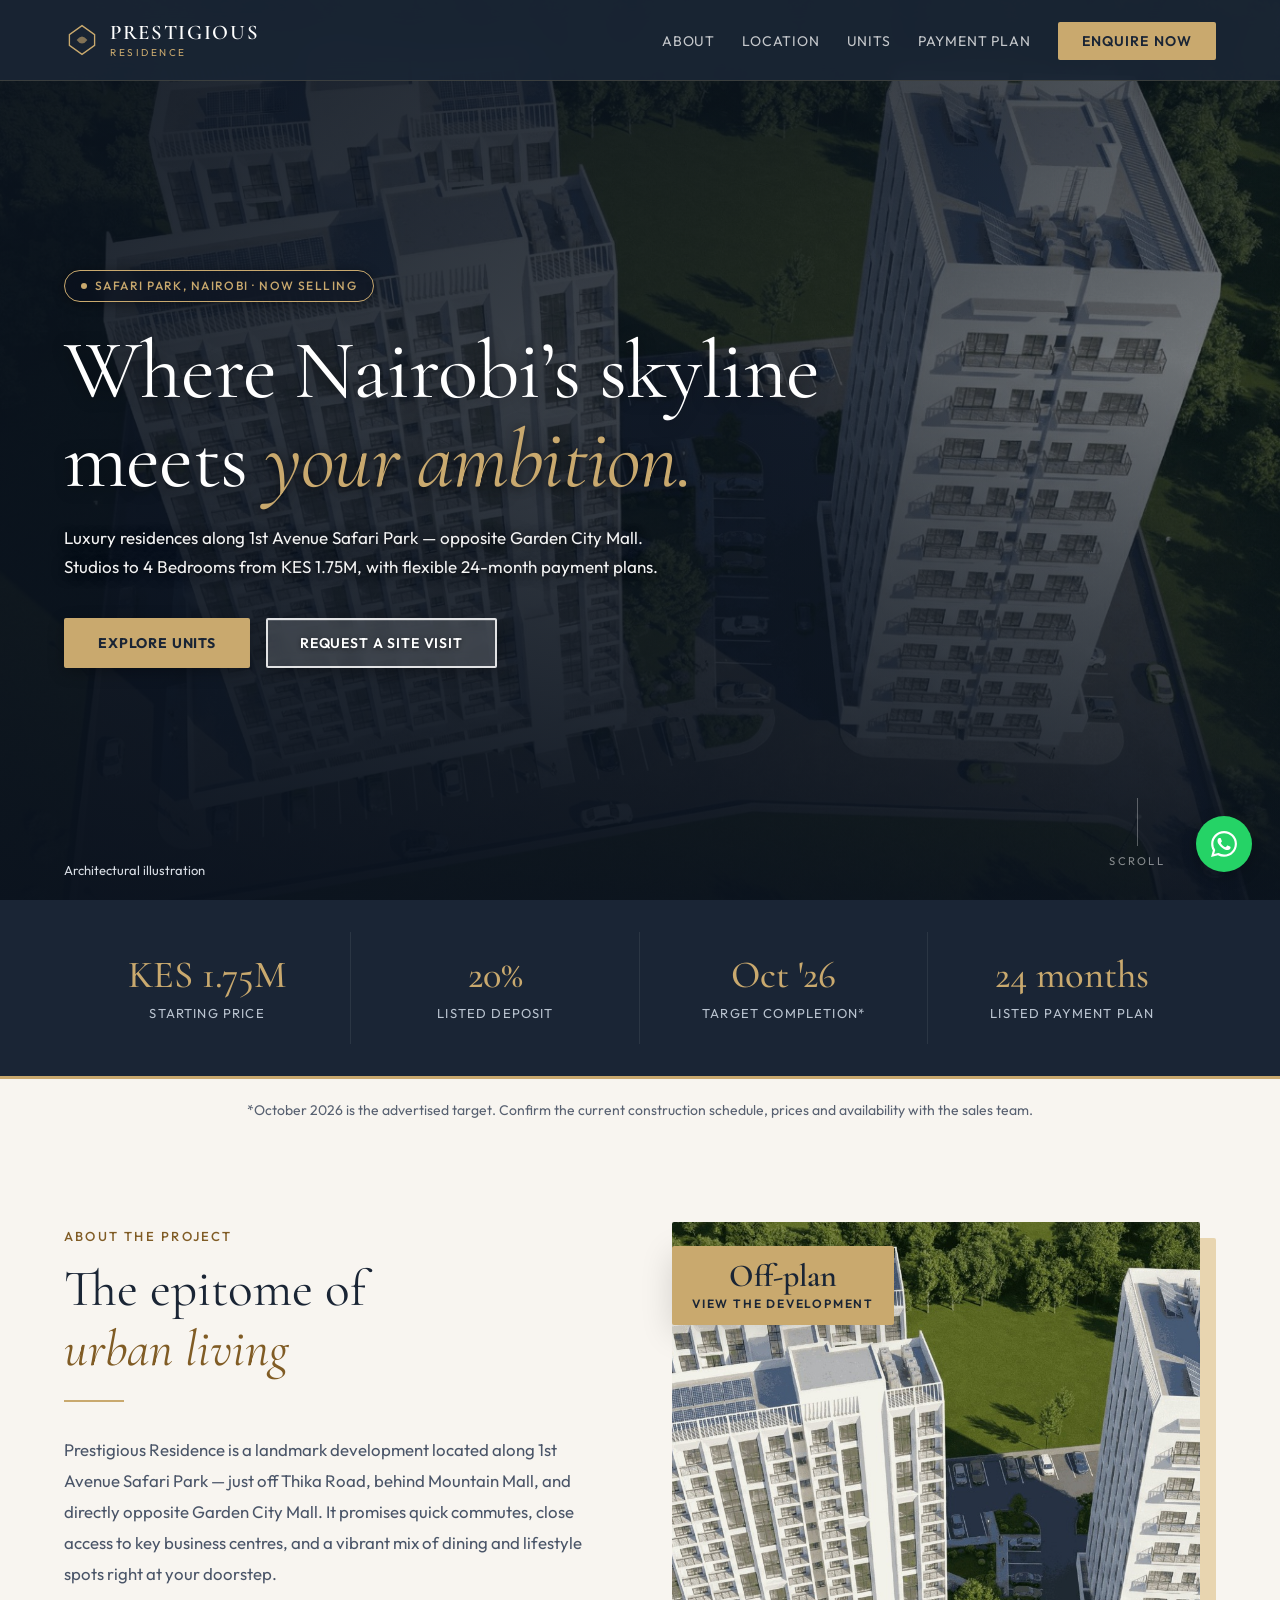
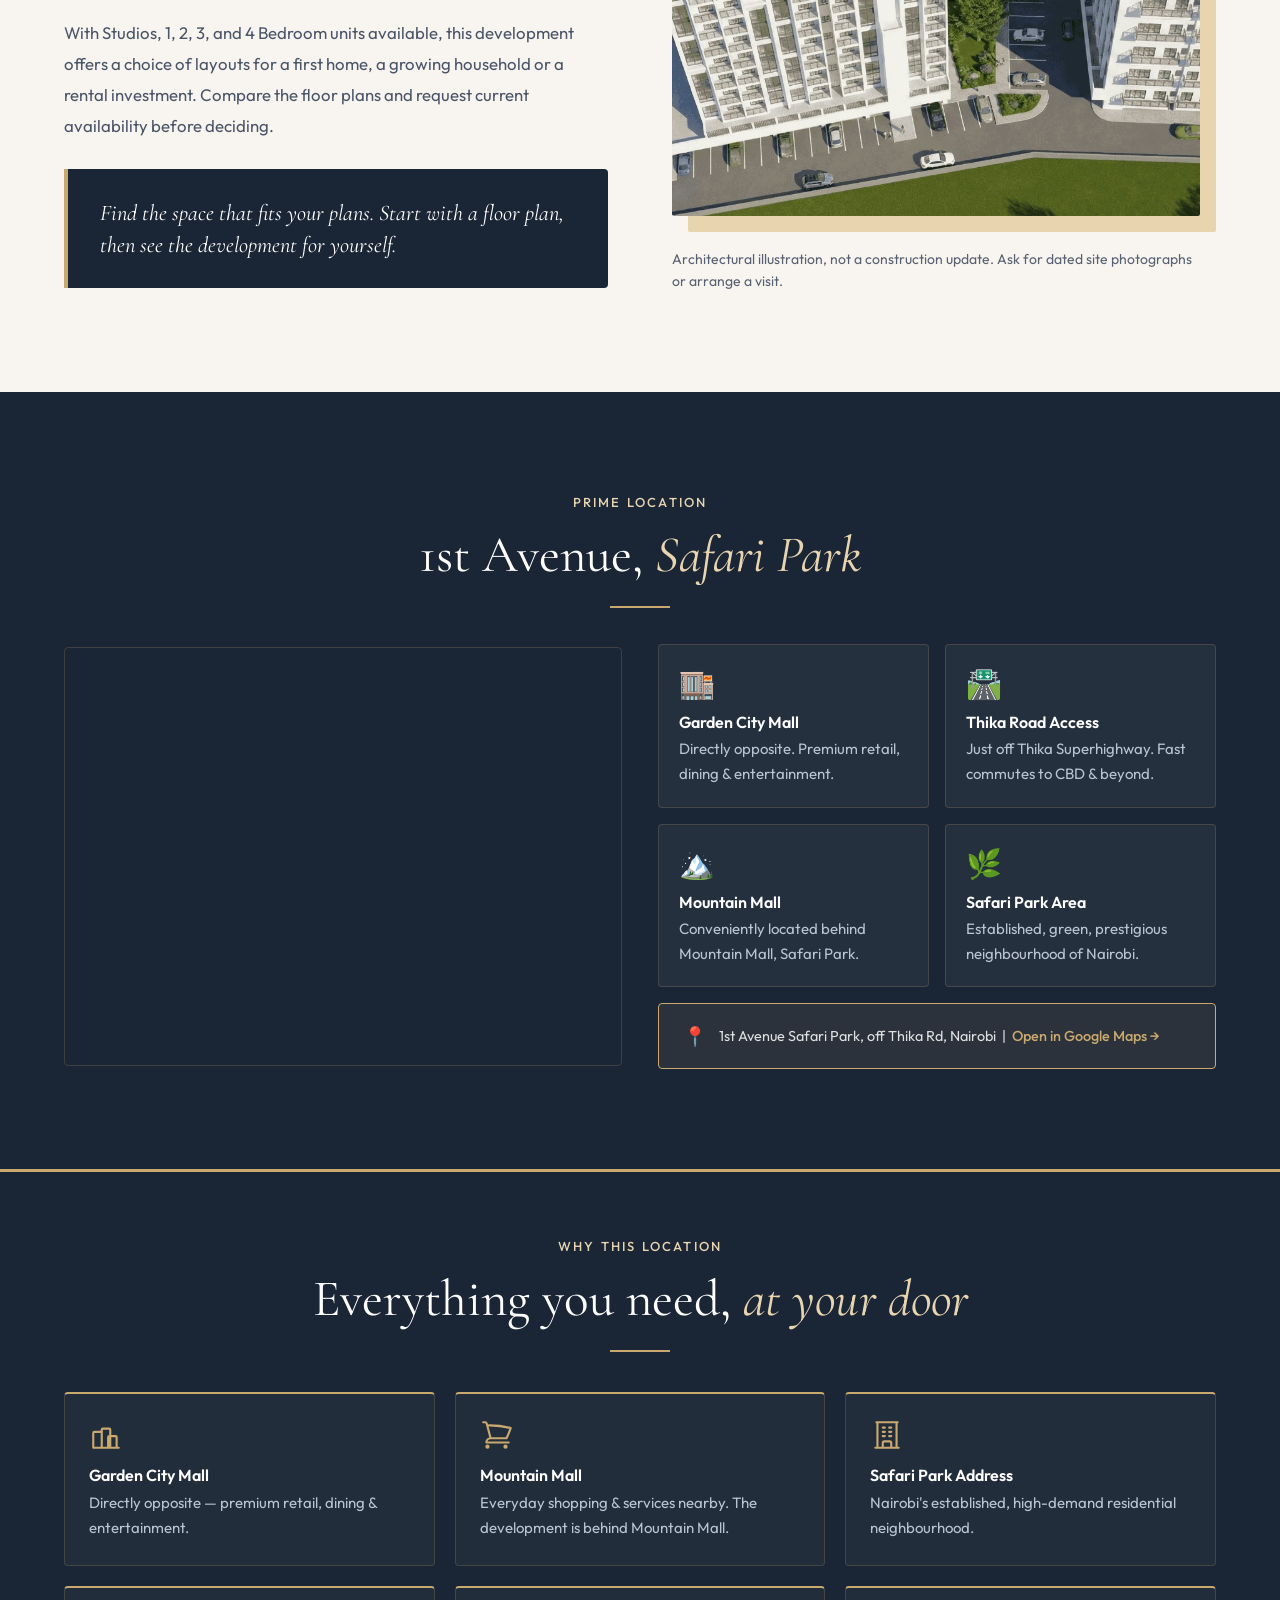
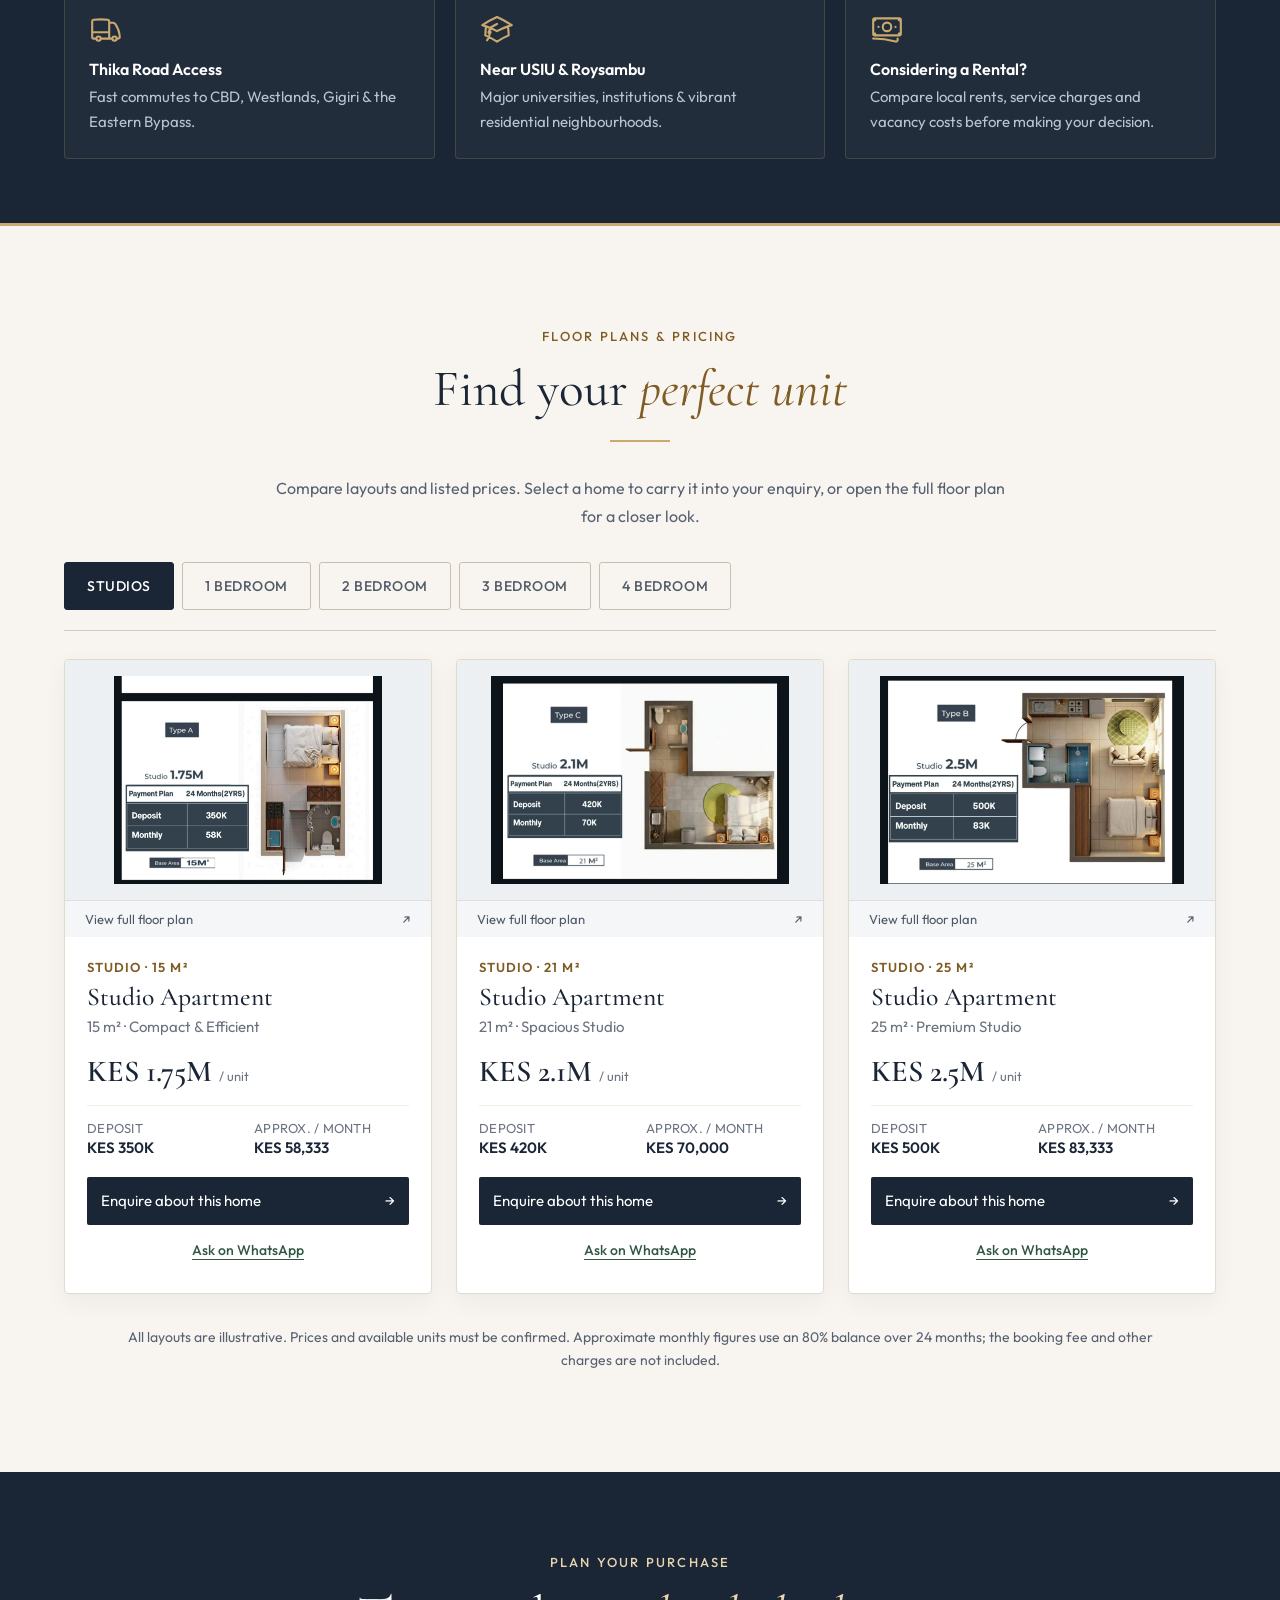
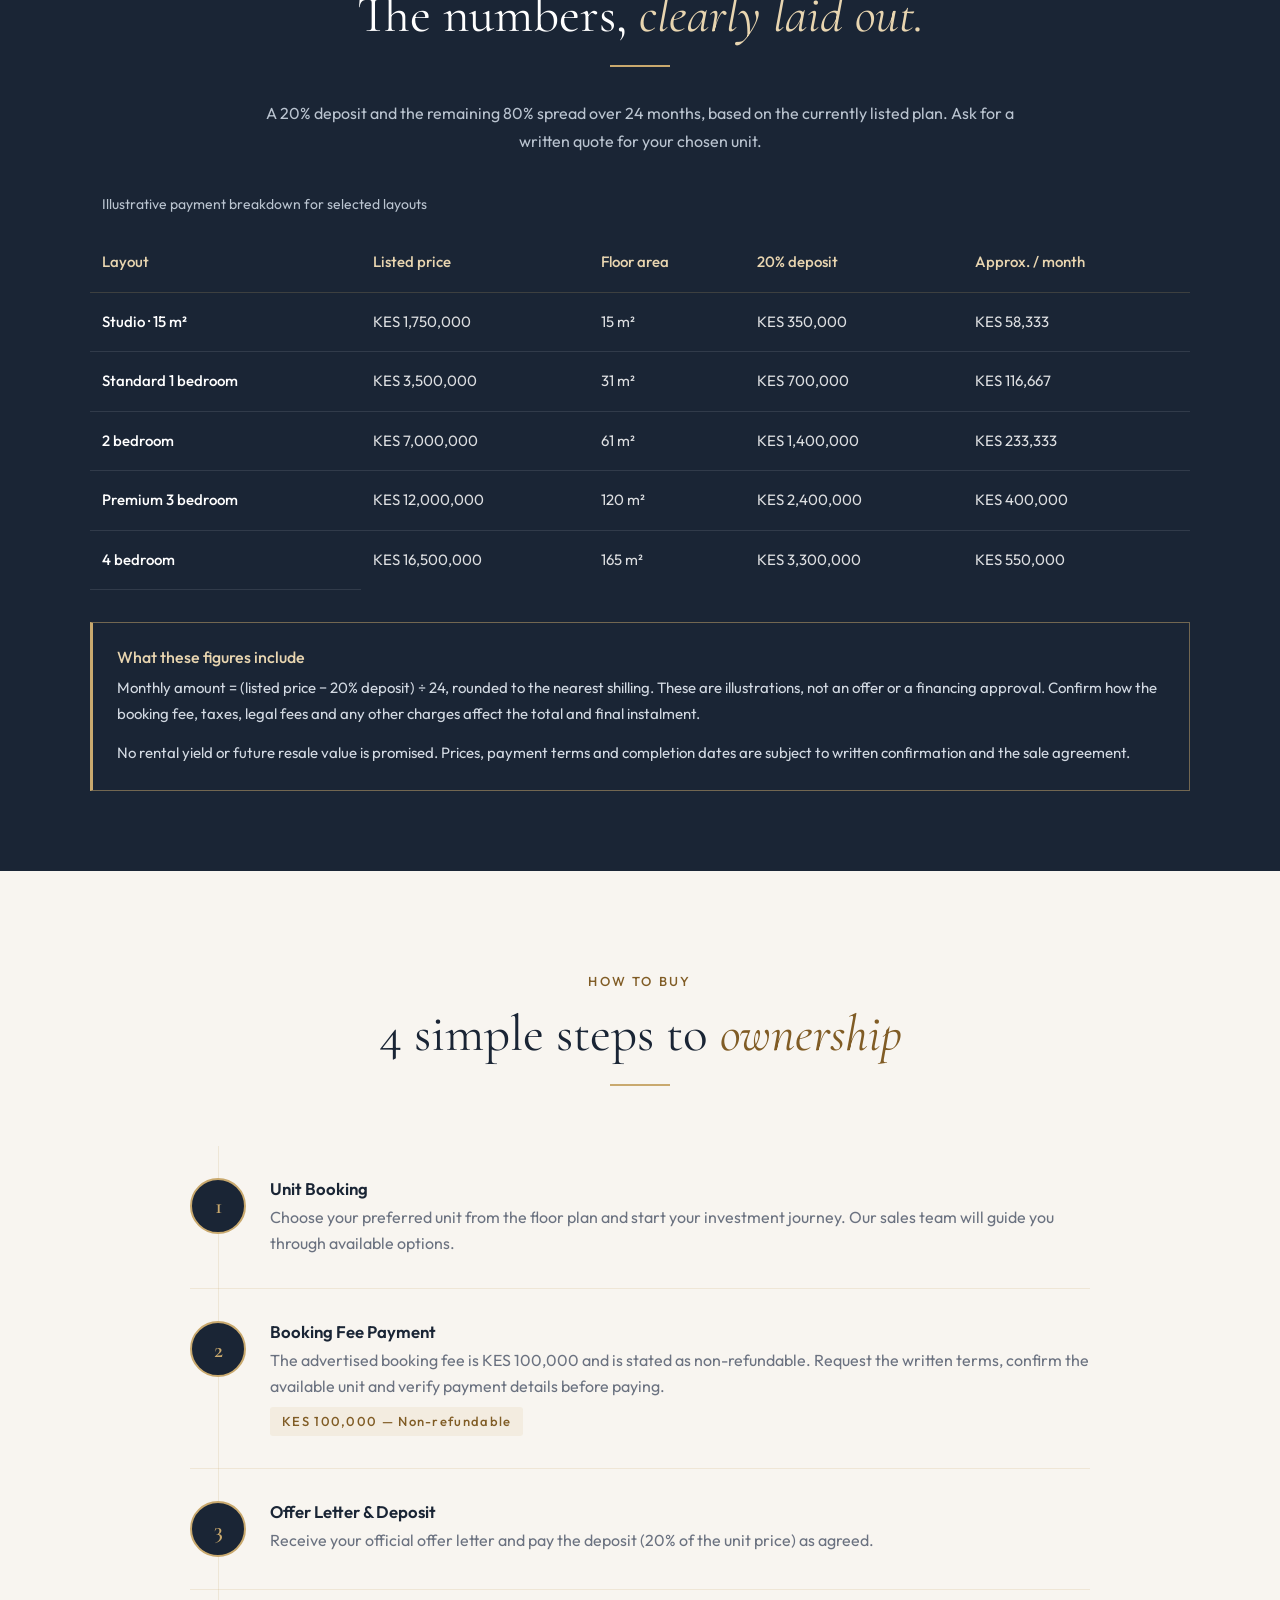
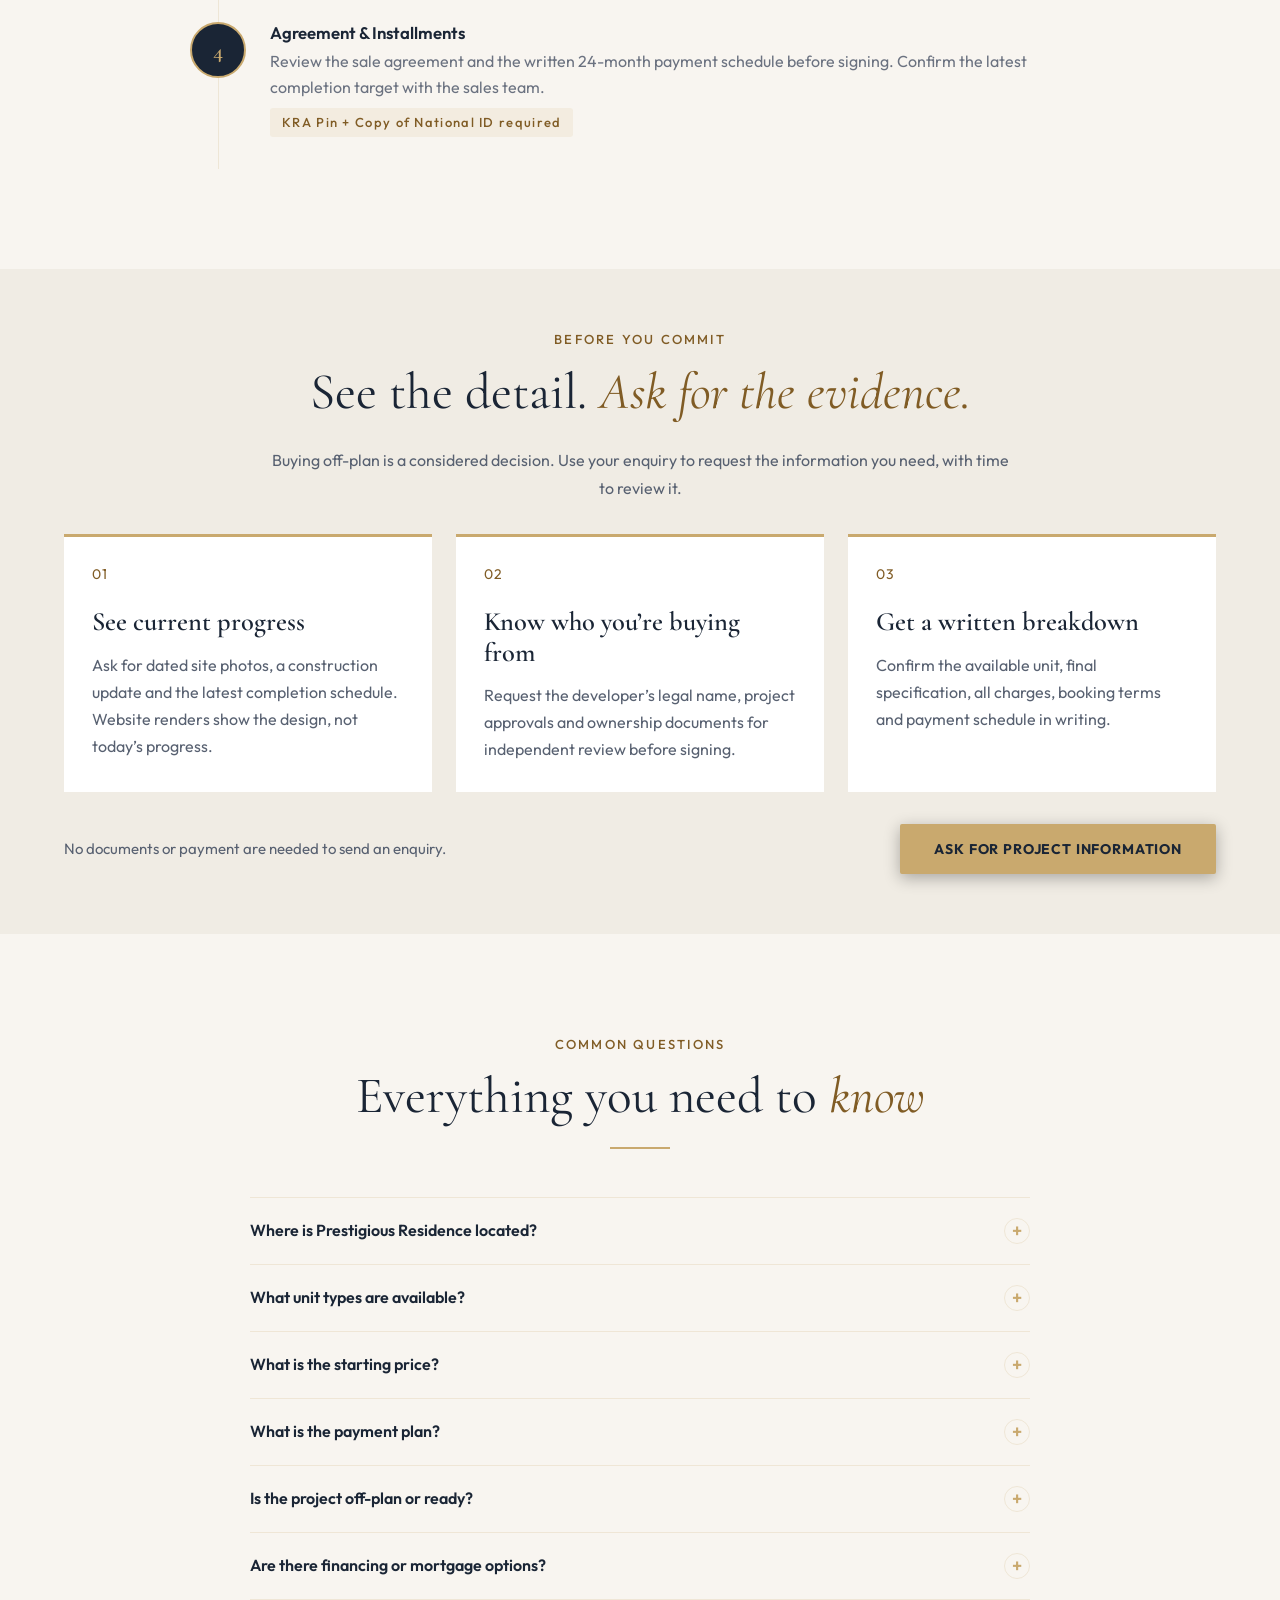
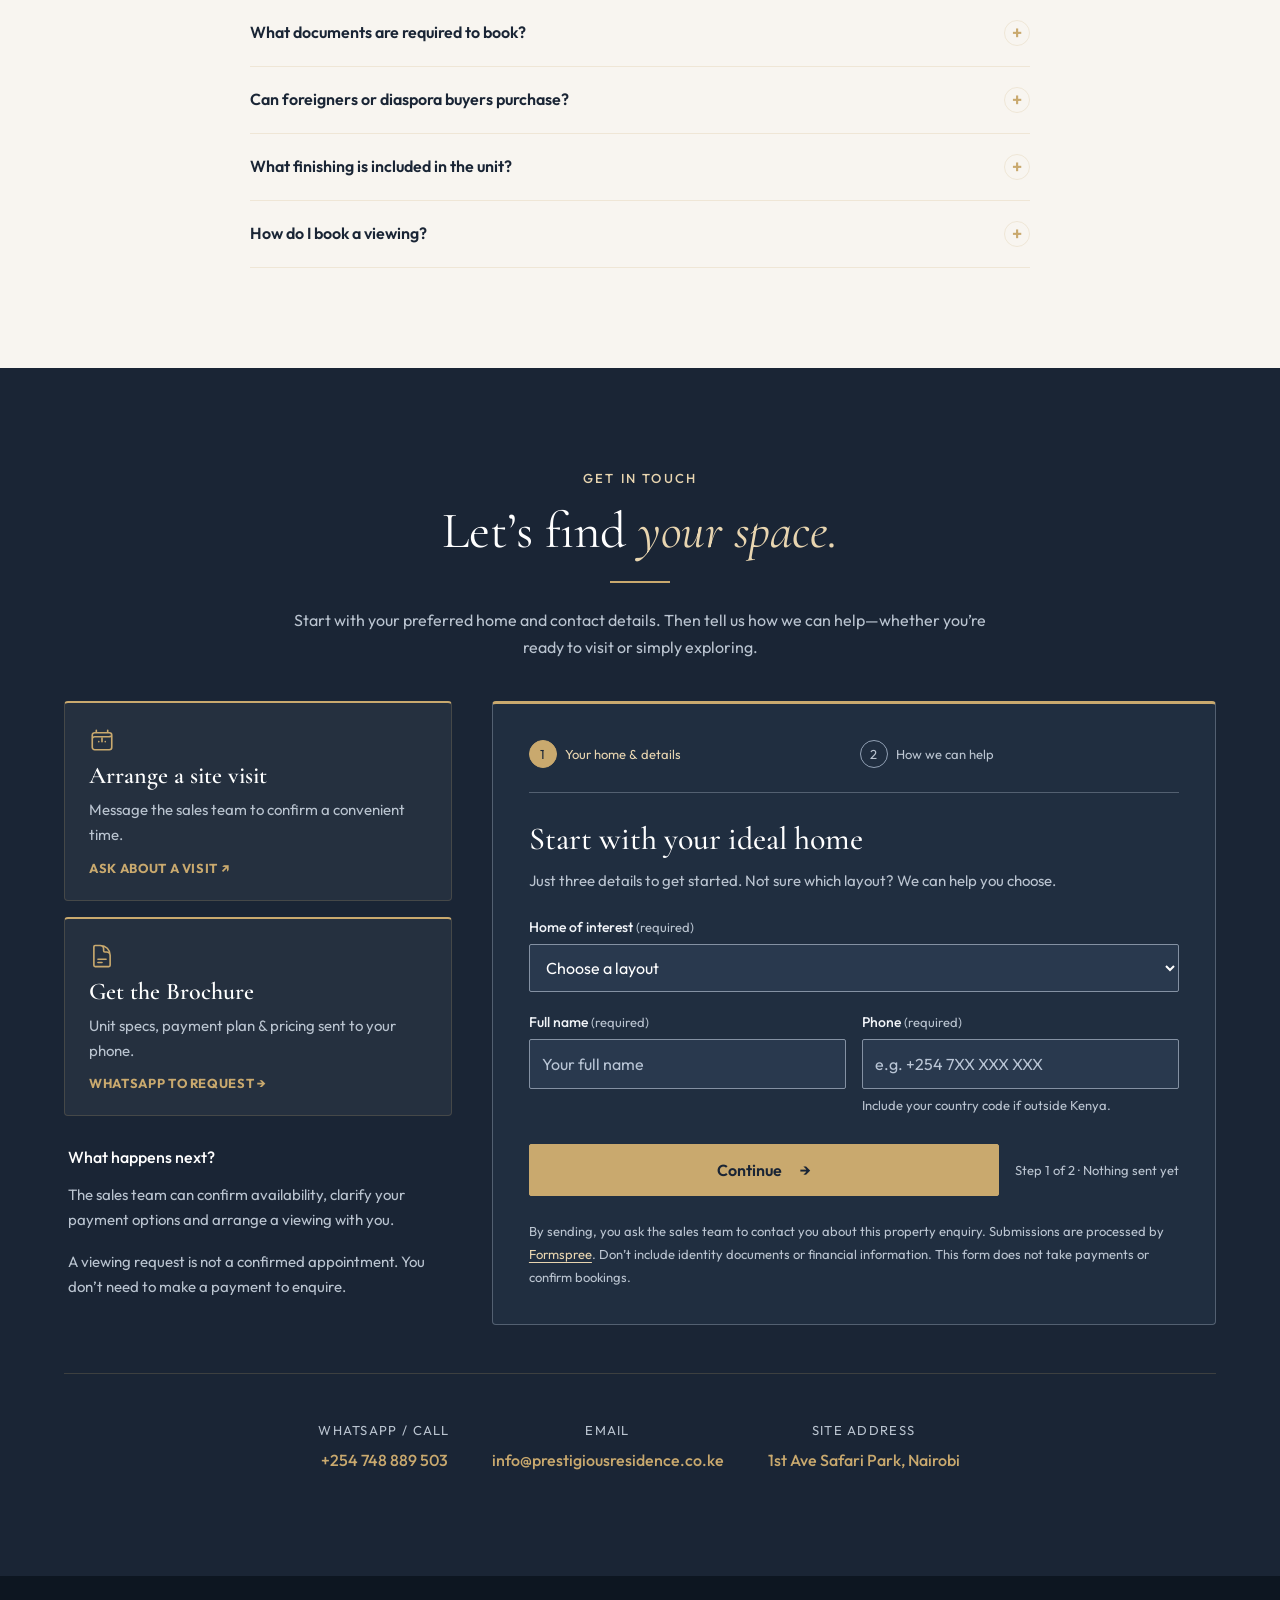
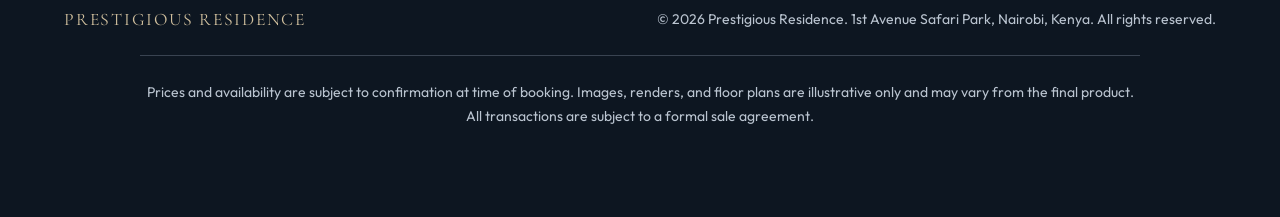
<file: index.html>
<!DOCTYPE html>
<html lang="en">
<head>
  <meta charset="UTF-8" />
  <meta name="viewport" content="width=device-width, initial-scale=1.0" />
  <title>Apartments for Sale in Safari Park, Nairobi | Prestigious Residence</title>
  <meta name="description" content="Buy a studio, 1, 2, 3 or 4 bedroom apartment at Prestigious Residence, 1st Avenue Safari Park, Nairobi. From KES 1.75M with a 20% deposit and flexible 24-month payment plan." />
  <meta name="robots" content="index, follow, max-image-preview:large, max-snippet:-1, max-video-preview:-1" />
  <meta name="theme-color" content="#1a2535" />
  <meta property="og:title" content="Prestigious Residence | Safari Park, Nairobi" />
  <meta property="og:description" content="Modern luxury apartments from KES 1.75M. Studios to 4BR. 20% deposit, 24-month flexible payment plan. Off Thika Road, opposite Garden City Mall." />
  <meta property="og:image" content="https://www.prestigiousresidence.co.ke/assets/hero.jpeg" />
  <meta property="og:image:alt" content="Prestigious Residence apartment development in Safari Park, Nairobi" />
  <meta property="og:url" content="https://www.prestigiousresidence.co.ke/" />
  <meta property="og:type" content="website" />
  <meta property="og:image:width" content="1600" />
  <meta property="og:image:height" content="949" />
  <meta name="twitter:card" content="summary_large_image" />
  <meta name="twitter:title" content="Prestigious Residence | Safari Park, Nairobi" />
  <meta name="twitter:description" content="Modern luxury apartments from KES 1.75M. Studios to 4BR. 20% deposit, 24-month flexible payment plan. Off Thika Road, opposite Garden City Mall." />
  <meta name="twitter:image" content="https://www.prestigiousresidence.co.ke/assets/hero.jpeg" />
  <link rel="canonical" href="https://www.prestigiousresidence.co.ke/" />
  <script type="application/ld+json">
  {
    "@context": "https://schema.org",
    "@type": "ApartmentComplex",
    "@id": "https://www.prestigiousresidence.co.ke/#residence",
    "name": "Prestigious Residence",
    "url": "https://www.prestigiousresidence.co.ke/",
    "image": "https://www.prestigiousresidence.co.ke/assets/hero.jpeg",
    "description": "Studios and one to four bedroom apartments for sale on 1st Avenue Safari Park, Nairobi, opposite Garden City Mall.",
    "telephone": "+254748889503",
    "email": "info@prestigiousresidence.co.ke",
    "address": {"@type":"PostalAddress","streetAddress":"1st Avenue, Safari Park","addressLocality":"Nairobi","addressCountry":"KE"},
    "hasMap": "https://maps.app.goo.gl/Sd9cjX75icJV3e4y9"
  }
  </script>
  <link rel="icon" type="image/svg+xml" href="data:image/svg+xml,<svg xmlns='http://www.w3.org/2000/svg' viewBox='0 0 40 40'><rect width='40' height='40' fill='%231a2535'/><path d='M20 4 L34 14 L34 26 L20 36 L6 26 L6 14 Z' stroke='%23c9a96e' stroke-width='1.5' fill='none'/><path d='M14 20 Q20 12 26 20 Q20 28 14 20Z' fill='%23c9a96e' opacity='0.8'/></svg>" />

  <!-- META PIXEL — Replace YOUR_PIXEL_ID and uncomment to activate
  <script>
    !function(f,b,e,v,n,t,s){if(f.fbq)return;n=f.fbq=function(){n.callMethod?
    n.callMethod.apply(n,arguments):n.queue.push(arguments)};if(!f._fbq)f._fbq=n;
    n.push=n;n.loaded=!0;n.version='2.0';n.queue=[];t=b.createElement(e);t.async=!0;
    t.src=v;s=b.getElementsByTagName(e)[0];s.parentNode.insertBefore(t,s)}(window,
    document,'script','https://connect.facebook.net/en_US/fbevents.js');
    fbq('init', 'YOUR_PIXEL_ID');
    fbq('track', 'PageView');
  </script>
  <noscript><img height="1" width="1" style="display:none"
    src="https://www.facebook.com/tr?id=YOUR_PIXEL_ID&ev=PageView&noscript=1"/></noscript>
  -->

  <!-- GOOGLE ANALYTICS 4 — Replace G-XXXXXXXXXX and uncomment to activate
  <script async src="https://www.googletagmanager.com/gtag/js?id=G-XXXXXXXXXX"></script>
  <script>
    window.dataLayer = window.dataLayer || [];
    function gtag(){dataLayer.push(arguments);}
    gtag('js', new Date());
    gtag('config', 'G-XXXXXXXXXX');
  </script>
  -->

  <link rel="preconnect" href="https://fonts.googleapis.com">
  <link rel="preconnect" href="https://fonts.gstatic.com" crossorigin>
  <link href="https://fonts.googleapis.com/css2?family=Cormorant+Garamond:ital,wght@0,300;0,400;0,500;0,600;1,300;1,400&family=Outfit:wght@300;400;500;600&display=swap" rel="stylesheet">

  <style>
    :root {
      --navy: #1a2535;
      --navy-light: #253347;
      --gold: #c9a96e;
      --gold-light: #e8d5b0;
      --cream: #f8f5f0;
      --white: #ffffff;
      --text: #2d2d2d;
      --text-muted: #6b7280;
      --border: rgba(201, 169, 110, 0.2);
    }

    * { margin: 0; padding: 0; box-sizing: border-box; }

    html { scroll-behavior: smooth; }

    body {
      font-family: 'Outfit', sans-serif;
      background: var(--cream);
      color: var(--text);
      overflow-x: hidden;
    }

    /* ── NAV ── */
    nav {
      position: fixed; top: 0; left: 0; right: 0; z-index: 100;
      padding: 20px 5%;
      display: flex; align-items: center; justify-content: space-between;
      background: rgba(26, 37, 53, 0.92);
      backdrop-filter: blur(12px);
      border-bottom: 1px solid var(--border);
      transition: all 0.3s;
    }

    .nav-logo {
      display: flex; align-items: center; gap: 10px;
    }
    .nav-logo-icon {
      width: 36px; height: 36px;
    }
    .nav-logo-text {
      font-family: 'Cormorant Garamond', serif;
      font-size: 1.3rem; font-weight: 600;
      color: var(--white); letter-spacing: 0.08em;
      text-transform: uppercase;
    }
    .nav-logo-sub {
      font-size: 0.55rem; letter-spacing: 0.25em;
      color: var(--gold); text-transform: uppercase;
      display: block; margin-top: -3px;
    }

    .nav-links {
      display: flex; gap: 36px; list-style: none;
    }
    .nav-links a {
      color: rgba(255,255,255,0.75); text-decoration: none;
      font-size: 0.8rem; letter-spacing: 0.12em; text-transform: uppercase;
      font-weight: 400; transition: color 0.2s;
    }
    .nav-links a:hover { color: var(--gold); }

    .nav-cta {
      background: var(--gold); color: var(--navy) !important;
      padding: 10px 24px; border-radius: 2px;
      font-weight: 600 !important; letter-spacing: 0.08em !important;
      transition: background 0.2s !important;
    }
    .nav-cta:hover { background: var(--gold-light) !important; color: var(--navy) !important; }

    .hamburger {
      display: none; flex-direction: column; gap: 5px; cursor: pointer;
      appearance: none; border: 0; padding: 8px; background: transparent;
    }
    .hamburger span { width: 24px; height: 2px; background: white; transition: 0.3s; }

    /* ── HERO ── */
    .hero {
      height: 100vh; min-height: 700px;
      position: relative; display: flex; align-items: flex-end;
      overflow: hidden;
    }

    .hero-bg {
      position: absolute; inset: 0;
      background:
        linear-gradient(
          to right,
          rgba(10,18,30,0.88) 0%,
          rgba(10,18,30,0.70) 55%,
          rgba(10,18,30,0.40) 100%
        ),
        linear-gradient(
          to bottom,
          rgba(10,18,30,0.50) 0%,
          rgba(10,18,30,0.20) 40%,
          rgba(10,18,30,0.88) 100%
        ),
        url('./assets/building-day.jpeg') center/cover no-repeat;
    }

    .hero-content {
      position: relative; z-index: 2;
      padding: 0 5% 80px;
      max-width: 800px;
    }

    .hero-badge {
      display: inline-flex; align-items: center; gap: 8px;
      background: rgba(10,18,30,0.6);
      backdrop-filter: blur(8px);
      border: 1px solid var(--gold);
      padding: 6px 16px; border-radius: 100px;
      margin-bottom: 24px;
      box-shadow: 0 2px 12px rgba(0,0,0,0.4);
    }
    .hero-badge span {
      font-size: 0.7rem; letter-spacing: 0.2em; text-transform: uppercase;
      color: var(--gold); font-weight: 500;
    }
    .hero-badge-dot {
      width: 6px; height: 6px; border-radius: 50%;
      background: var(--gold); animation: pulse 2s infinite;
    }
    @keyframes pulse {
      0%, 100% { opacity: 1; } 50% { opacity: 0.3; }
    }

    .hero h1 {
      font-family: 'Cormorant Garamond', serif;
      font-size: clamp(3rem, 7vw, 6rem);
      font-weight: 400; color: var(--white);
      line-height: 1.05; letter-spacing: -0.01em;
      margin-bottom: 20px;
      text-shadow:
        0 2px 8px rgba(0,0,0,0.6),
        0 4px 24px rgba(0,0,0,0.5),
        0 8px 48px rgba(0,0,0,0.4);
    }
    .hero h1 em {
      font-style: italic; color: var(--gold);
      text-shadow:
        0 2px 8px rgba(0,0,0,0.5),
        0 4px 20px rgba(0,0,0,0.4);
    }

    .hero-sub {
      font-size: 1rem; color: rgba(255,255,255,0.95);
      font-weight: 400; line-height: 1.6; margin-bottom: 36px;
      max-width: 520px;
      text-shadow: 0 1px 6px rgba(0,0,0,0.6), 0 2px 16px rgba(0,0,0,0.4);
    }

    .hero-actions {
      display: flex; gap: 16px; flex-wrap: wrap;
    }
    .btn-primary {
      background: var(--gold); color: var(--navy);
      padding: 14px 32px; border-radius: 2px;
      font-size: 0.85rem; font-weight: 700; letter-spacing: 0.1em;
      text-transform: uppercase; text-decoration: none;
      transition: all 0.2s; display: inline-block;
      border: 2px solid var(--gold);
      box-shadow: 0 4px 16px rgba(0,0,0,0.3);
    }
    .btn-primary:hover { background: transparent; color: var(--gold); }
    .btn-outline {
      background: rgba(255,255,255,0.15);
      backdrop-filter: blur(8px);
      color: white;
      padding: 14px 32px; border-radius: 2px;
      font-size: 0.85rem; font-weight: 600; letter-spacing: 0.1em;
      text-transform: uppercase; text-decoration: none;
      transition: all 0.2s; display: inline-block;
      border: 2px solid rgba(255,255,255,0.85);
      box-shadow: 0 4px 16px rgba(0,0,0,0.3), inset 0 1px 0 rgba(255,255,255,0.15);
      text-shadow: 0 1px 4px rgba(0,0,0,0.5);
    }
    .btn-outline:hover {
      background: rgba(255,255,255,0.25);
      border-color: white;
    }

    .hero-scroll {
      position: absolute; bottom: 32px; right: 5%;
      display: flex; flex-direction: column; align-items: center; gap: 8px;
      color: rgba(255,255,255,0.5); font-size: 0.7rem; letter-spacing: 0.2em; text-transform: uppercase;
    }
    .scroll-line {
      width: 1px; height: 48px; background: rgba(255,255,255,0.3);
      position: relative; overflow: hidden;
    }
    .scroll-line::after {
      content: ''; position: absolute; top: -100%; width: 100%; height: 50%;
      background: var(--gold);
      animation: scroll-down 2s infinite;
    }
    @keyframes scroll-down {
      to { top: 200%; }
    }

    /* ── STATS BAR ── */
    .stats-bar {
      background: var(--navy);
      padding: 32px 5%;
      display: grid; grid-template-columns: repeat(4, 1fr);
      gap: 1px; border-bottom: 3px solid var(--gold);
    }
    .stat-item {
      padding: 20px 28px; text-align: center;
      border-right: 1px solid rgba(255,255,255,0.08);
    }
    .stat-item:last-child { border-right: none; }
    .stat-number {
      font-family: 'Cormorant Garamond', serif;
      font-size: 2.4rem; font-weight: 500; color: var(--gold);
      line-height: 1;
    }
    .stat-label {
      font-size: 0.72rem; color: rgba(255,255,255,0.5);
      letter-spacing: 0.15em; text-transform: uppercase;
      margin-top: 6px;
    }

    /* ── SECTION HEADERS ── */
    .section-header {
      text-align: center; margin-bottom: 60px;
    }
    .section-eyebrow {
      font-size: 0.7rem; letter-spacing: 0.25em; text-transform: uppercase;
      color: var(--gold); font-weight: 500; margin-bottom: 12px;
      display: block;
    }
    .section-title {
      font-family: 'Cormorant Garamond', serif;
      font-size: clamp(2rem, 4vw, 3.2rem);
      font-weight: 400; color: var(--navy);
      line-height: 1.1;
    }
    .section-title em { font-style: italic; color: var(--gold); }
    .section-line {
      width: 60px; height: 2px; background: var(--gold);
      margin: 20px auto 0;
    }

    /* ── ABOUT ── */
    .about {
      padding: 100px 5%;
      display: grid; grid-template-columns: 1fr 1fr; gap: 80px; align-items: center;
      max-width: 1300px; margin: 0 auto;
    }
    .about-text .section-header { text-align: left; }
    .about-text .section-line { margin-left: 0; }
    .about-desc {
      font-size: 1.05rem; line-height: 1.85; color: #4a5568;
      margin-bottom: 28px; font-weight: 300;
    }
    .about-highlight {
      background: var(--navy); color: white;
      padding: 28px 32px; border-left: 4px solid var(--gold);
      border-radius: 0 4px 4px 0;
      font-family: 'Cormorant Garamond', serif;
      font-size: 1.4rem; font-style: italic; line-height: 1.4;
    }

    .about-visual {
      position: relative;
    }
    .about-img-main {
      width: 100%; aspect-ratio: 4/5;
      object-fit: cover; border-radius: 2px;
      box-shadow: 24px 24px 0 var(--gold-light);
    }
    .about-badge {
      position: absolute; bottom: -20px; left: -20px;
      background: var(--gold); padding: 20px 24px;
      text-align: center; border-radius: 2px;
      box-shadow: 0 8px 32px rgba(0,0,0,0.15);
    }
    .about-badge-num {
      font-family: 'Cormorant Garamond', serif;
      font-size: 2rem; font-weight: 600; color: var(--navy);
      line-height: 1;
    }
    .about-badge-text {
      font-size: 0.65rem; text-transform: uppercase;
      letter-spacing: 0.15em; color: var(--navy); font-weight: 600;
      margin-top: 4px;
    }

    /* ── LOCATION ── */
    .location {
      background: var(--navy); padding: 100px 5%;
    }
    .location-inner {
      max-width: 1300px; margin: 0 auto;
    }
    .location .section-title { color: white; }
    .location-grid {
      display: grid; grid-template-columns: 1fr 1fr; gap: 60px; align-items: center;
      margin-top: 60px;
    }
    .location-map {
      aspect-ratio: 4/3; border-radius: 4px; overflow: hidden;
      border: 1px solid var(--border);
    }
    .location-map iframe {
      width: 100%; height: 100%; border: none;
    }
    .location-perks {
      display: grid; grid-template-columns: 1fr 1fr; gap: 20px;
    }
    .perk-card {
      background: rgba(255,255,255,0.05);
      border: 1px solid var(--border);
      padding: 24px; border-radius: 4px;
      transition: background 0.2s;
    }
    .perk-card:hover { background: rgba(201,169,110,0.1); }
    .perk-icon { font-size: 1.8rem; margin-bottom: 10px; }
    .perk-title {
      font-size: 0.85rem; font-weight: 600; color: white;
      margin-bottom: 4px;
    }
    .perk-desc {
      font-size: 0.78rem; color: rgba(255,255,255,0.5); line-height: 1.5;
    }
    .location-address {
      grid-column: 1 / -1;
      background: rgba(201,169,110,0.1);
      border: 1px solid var(--gold);
      padding: 20px 24px; border-radius: 4px;
      display: flex; align-items: center; gap: 12px;
    }
    .location-address p {
      color: rgba(255,255,255,0.85); font-size: 0.9rem;
    }
    .location-address a {
      color: var(--gold); text-decoration: none; font-weight: 500;
    }

    /* ── UNITS ── */
    .units { padding: 100px 5%; }
    .units-inner { max-width: 1300px; margin: 0 auto; }

    .unit-tabs {
      display: flex; gap: 0; margin-bottom: 48px;
      border-bottom: 2px solid var(--border);
      overflow-x: auto; padding-bottom: 0;
    }
    .unit-tab {
      padding: 12px 24px; font-size: 0.8rem; letter-spacing: 0.1em;
      text-transform: uppercase; font-weight: 500; cursor: pointer;
      color: var(--text-muted); border-bottom: 2px solid transparent;
      margin-bottom: -2px; white-space: nowrap;
      background: none; border-top: none; border-left: none; border-right: none;
      transition: all 0.2s;
    }
    .unit-tab.active {
      color: var(--navy); border-bottom-color: var(--gold);
    }
    .unit-tab:hover { color: var(--navy); }

    .unit-panels > div { display: none; }
    .unit-panels > div.active { display: grid; }

    .units-grid {
      grid-template-columns: repeat(auto-fill, minmax(300px, 1fr));
      gap: 28px;
    }

    .unit-card {
      background: white; border-radius: 4px;
      overflow: hidden; box-shadow: 0 2px 16px rgba(0,0,0,0.06);
      transition: transform 0.2s, box-shadow 0.2s;
      border: 1px solid rgba(0,0,0,0.06);
    }
    .unit-card:hover {
      transform: translateY(-4px);
      box-shadow: 0 12px 40px rgba(0,0,0,0.12);
    }
    .unit-card-img {
      aspect-ratio: 16/10; overflow: hidden; background: #eee;
    }
    .unit-card-img img {
      width: 100%; height: 100%; object-fit: cover;
      transition: transform 0.4s;
    }
    .unit-card:hover .unit-card-img img { transform: scale(1.04); }

    .unit-card-body { padding: 24px; }
    .unit-card-type {
      font-size: 0.7rem; text-transform: uppercase; letter-spacing: 0.2em;
      color: var(--gold); font-weight: 600; margin-bottom: 6px;
    }
    .unit-card-name {
      font-family: 'Cormorant Garamond', serif;
      font-size: 1.5rem; font-weight: 500; color: var(--navy);
      margin-bottom: 4px;
    }
    .unit-card-size {
      font-size: 0.8rem; color: var(--text-muted); margin-bottom: 16px;
    }
    .unit-card-price {
      font-size: 1.6rem; font-weight: 600; color: var(--navy);
      font-family: 'Cormorant Garamond', serif;
    }
    .unit-card-price span { font-size: 0.8rem; font-family: 'Outfit', sans-serif; color: var(--text-muted); font-weight: 400; }
    .unit-card-plan {
      margin-top: 16px; padding-top: 16px;
      border-top: 1px solid var(--border);
      display: grid; grid-template-columns: 1fr 1fr; gap: 12px;
    }
    .plan-item { }
    .plan-label {
      font-size: 0.68rem; text-transform: uppercase; letter-spacing: 0.12em;
      color: var(--text-muted); margin-bottom: 2px;
    }
    .plan-value {
      font-size: 0.95rem; font-weight: 600; color: var(--navy);
    }
    .unit-card-cta {
      display: block; text-align: center; margin-top: 20px;
      padding: 12px; background: var(--navy); color: white;
      text-decoration: none; font-size: 0.8rem;
      letter-spacing: 0.12em; text-transform: uppercase; font-weight: 500;
      border-radius: 2px; transition: background 0.2s;
    }
    .unit-card-cta:hover { background: var(--gold); color: var(--navy); }

    /* ── CAPITAL GAINS ── */
    .capital { background: var(--navy); padding: 80px 5%; }
    .capital-inner { max-width: 1100px; margin: 0 auto; }
    .capital .section-title { color: white; }
    .capital-table {
      margin-top: 48px;
      width: 100%; border-collapse: collapse;
    }
    .capital-table th {
      text-align: left; padding: 14px 20px;
      font-size: 0.72rem; letter-spacing: 0.15em; text-transform: uppercase;
      color: rgba(255,255,255,0.5); font-weight: 500;
      border-bottom: 1px solid var(--border);
    }
    .capital-table td {
      padding: 18px 20px;
      font-size: 0.95rem; color: rgba(255,255,255,0.85);
      border-bottom: 1px solid rgba(255,255,255,0.05);
    }
    .capital-table tr:last-child td { border-bottom: none; }
    .capital-table .gain-val {
      color: #4ade80; font-weight: 600;
    }
    .capital-table tr:hover td { background: rgba(255,255,255,0.03); }

    /* ── PROCESS ── */
    .process { padding: 100px 5%; }
    .process-inner { max-width: 900px; margin: 0 auto; }
    .process-steps {
      margin-top: 60px; display: flex; flex-direction: column; gap: 0;
      position: relative;
    }
    .process-steps::before {
      content: ''; position: absolute; left: 28px; top: 0; bottom: 0; width: 1px;
      background: var(--border);
    }
    .process-step {
      display: flex; gap: 32px; align-items: flex-start;
      padding: 32px 0;
      border-bottom: 1px solid var(--border);
    }
    .process-step:last-child { border-bottom: none; }
    .step-num {
      width: 56px; height: 56px; border-radius: 50%;
      background: var(--navy); color: var(--gold);
      display: flex; align-items: center; justify-content: center;
      font-family: 'Cormorant Garamond', serif;
      font-size: 1.4rem; font-weight: 600;
      flex-shrink: 0; position: relative; z-index: 1;
      border: 2px solid var(--gold);
    }
    .step-content { }
    .step-title {
      font-size: 1.05rem; font-weight: 600; color: var(--navy);
      margin-bottom: 6px;
    }
    .step-desc {
      font-size: 0.9rem; color: var(--text-muted); line-height: 1.6;
    }
    .step-tag {
      display: inline-block; margin-top: 8px;
      background: rgba(201,169,110,0.12); color: var(--gold);
      padding: 4px 12px; border-radius: 100px;
      font-size: 0.72rem; letter-spacing: 0.1em; font-weight: 500;
    }

    /* ── REQUIREMENTS ── */
    .requirements {
      background: #f0ece4; padding: 60px 5%;
      text-align: center;
    }
    .req-cards {
      display: flex; gap: 24px; justify-content: center;
      flex-wrap: wrap; margin-top: 36px;
    }
    .req-card {
      background: white; padding: 28px 36px; border-radius: 4px;
      box-shadow: 0 2px 12px rgba(0,0,0,0.06);
      border-top: 3px solid var(--gold);
    }
    .req-card-icon { font-size: 2rem; margin-bottom: 10px; }
    .req-card-title { font-size: 1rem; font-weight: 600; color: var(--navy); }
    .req-card-desc { font-size: 0.82rem; color: var(--text-muted); margin-top: 4px; }

    /* ── CONTACT ── */
    .contact {
      background: var(--navy); padding: 100px 5%;
    }
    .contact-inner {
      max-width: 800px; margin: 0 auto; text-align: center;
    }
    .contact .section-title { color: white; }
    .contact-desc {
      font-size: 1rem; color: rgba(255,255,255,0.65); margin-top: 20px;
      margin-bottom: 48px; line-height: 1.7;
    }
    .contact-form {
      display: grid; grid-template-columns: 1fr 1fr; gap: 16px;
    }
    .form-group {
      display: flex; flex-direction: column; gap: 6px;
    }
    .form-group.full { grid-column: 1 / -1; }
    .form-group label {
      font-size: 0.72rem; text-transform: uppercase; letter-spacing: 0.12em;
      color: rgba(255,255,255,0.5); font-weight: 500;
    }
    .form-group input,
    .form-group select,
    .form-group textarea {
      background: rgba(255,255,255,0.07);
      border: 1px solid rgba(255,255,255,0.15);
      padding: 14px 16px; border-radius: 2px;
      color: white; font-family: 'Outfit', sans-serif;
      font-size: 0.9rem; outline: none;
      transition: border-color 0.2s;
    }
    .form-group input:focus,
    .form-group select:focus,
    .form-group textarea:focus {
      border-color: var(--gold);
    }
    .form-group select option { background: var(--navy); }
    .form-group textarea { resize: none; height: 100px; }
    .form-submit {
      grid-column: 1 / -1; margin-top: 8px;
    }
    .form-submit button {
      width: 100%; padding: 16px; background: var(--gold);
      color: var(--navy); border: none; border-radius: 2px;
      font-family: 'Outfit', sans-serif; font-size: 0.9rem;
      font-weight: 700; letter-spacing: 0.12em; text-transform: uppercase;
      cursor: pointer; transition: background 0.2s;
    }
    .form-submit button:hover { background: var(--gold-light); }
    .form-trust {
      grid-column: 1 / -1; display: flex; gap: 20px; flex-wrap: wrap;
      color: rgba(255,255,255,0.62); font-size: 0.78rem; line-height: 1.5;
    }
    .form-trust span { display: inline-flex; align-items: center; gap: 7px; }
    .form-status {
      grid-column: 1 / -1; display: none; padding: 16px 18px;
      border: 1px solid rgba(201,169,110,.35); background: rgba(201,169,110,.08);
      color: white; line-height: 1.55;
    }
    .form-status.visible { display: block; }
    .contact-alt {
      margin-top: 48px; padding-top: 48px;
      border-top: 1px solid var(--border);
      display: flex; gap: 32px; justify-content: center; flex-wrap: wrap;
    }
    .contact-method { text-align: center; }
    .contact-method-label {
      font-size: 0.68rem; text-transform: uppercase; letter-spacing: 0.15em;
      color: rgba(255,255,255,0.4); margin-bottom: 6px;
    }
    .contact-method-value {
      color: var(--gold); font-size: 0.95rem; font-weight: 500;
      text-decoration: none;
    }

    /* ── FOOTER ── */
    footer {
      background: #0d1621; padding: 32px 5%;
      display: flex; justify-content: space-between; align-items: center;
      flex-wrap: wrap; gap: 16px;
    }
    .footer-brand {
      font-family: 'Cormorant Garamond', serif;
      font-size: 1.1rem; color: rgba(255,255,255,0.4);
      letter-spacing: 0.1em;
    }
    .footer-note {
      font-size: 0.72rem; color: rgba(255,255,255,0.25);
    }

    /* ── FLOATING WHATSAPP ── */
    .whatsapp-float {
      position: fixed; bottom: 28px; right: 28px; z-index: 999;
      background: #25d366; color: white;
      width: 56px; height: 56px; border-radius: 50%;
      display: flex; align-items: center; justify-content: center;
      font-size: 1.6rem; text-decoration: none;
      box-shadow: 0 4px 20px rgba(37,211,102,0.4);
      animation: float 3s ease-in-out infinite;
    }
    @keyframes float {
      0%, 100% { transform: translateY(0); }
      50% { transform: translateY(-6px); }
    }

    /* ── RESPONSIVE ── */
    @media (max-width: 900px) {
      .nav-links { display: none; }
      .hamburger { display: flex; }
      .stats-bar { grid-template-columns: repeat(2, 1fr); }
      .about { grid-template-columns: 1fr; gap: 48px; padding: 60px 5%; }
      .about-visual { order: -1; }
      .about-badge { bottom: -10px; left: -10px; }
      .location-grid { grid-template-columns: 1fr; }
      .contact-form { grid-template-columns: 1fr; }
      .form-group.full { grid-column: 1; }
      .form-submit { grid-column: 1; }
      .capital-table { font-size: 0.8rem; }
      .capital-table th, .capital-table td { padding: 12px 10px; }
      .units { padding: 60px 5%; }
      .location { padding: 60px 5%; }
      .process { padding: 60px 5%; }
      .contact { padding: 60px 5%; }
    }

    @media (max-width: 600px) {
      /* Core layout fix — stops white space on right */
      html, body { overflow-x: hidden; max-width: 100%; }
      section, div, nav, footer { max-width: 100%; }

      .stats-bar { grid-template-columns: 1fr 1fr; }
      .stat-item { padding: 16px 10px; }
      .stat-number { font-size: 1.6rem; }

      /* Hero */
      .hero { min-height: 100svh; }
      .hero-content { padding: 0 5% 60px; }
      .hero h1 { font-size: 2.4rem; }
      .hero-sub { font-size: 0.9rem; }
      .hero-actions { flex-direction: column; }
      .btn-primary, .btn-outline { width: 100%; text-align: center; }
      .hero-scroll { display: none; }

      /* About */
      .about { padding: 48px 5%; }
      .about-img-main { box-shadow: 12px 12px 0 var(--gold-light); }

      /* Location */
      .location-perks { grid-template-columns: 1fr; }
      .location-map { aspect-ratio: 1/1; }

      /* Units */
      .unit-tabs { gap: 0; }
      .unit-tab { padding: 10px 14px; font-size: 0.72rem; }
      .units-grid { grid-template-columns: 1fr !important; }

      /* Investment table — make it scrollable */
      .capital { padding: 60px 5%; }
      .capital-inner { overflow-x: auto; }
      .capital-table { min-width: 480px; font-size: 0.78rem; }
      .capital-table th, .capital-table td { padding: 10px 8px; }

      /* Process */
      .process-steps::before { left: 22px; }
      .step-num { width: 44px; height: 44px; font-size: 1.1rem; flex-shrink: 0; }

      /* Requirements */
      .requirements { padding: 48px 5%; }
      .req-cards { flex-direction: column; align-items: center; }
      .req-card { width: 100%; max-width: 320px; }

      /* Contact */
      .contact-alt { flex-direction: column; gap: 20px; }

      /* Footer */
      footer { flex-direction: column; text-align: center; }

      /* Nav */
      nav { padding: 16px 5%; }
    }

    @media (max-width: 400px) {
      .hero h1 { font-size: 2rem; }
      .stat-number { font-size: 1.3rem; }
      .unit-tab { padding: 8px 10px; font-size: 0.65rem; }
    }

    /* ── ANIMATIONS ── */
    .fade-up {
      opacity: 0; transform: translateY(30px);
      transition: opacity 0.7s ease, transform 0.7s ease;
    }
    .fade-up.visible {
      opacity: 1; transform: translateY(0);
    }

    /* Mobile menu */
    .mobile-nav {
      position: fixed; inset: 0; z-index: 99;
      background: var(--navy);
      display: flex; flex-direction: column;
      align-items: center; justify-content: center;
      gap: 36px;
      transform: translateX(100%);
      transition: transform 0.3s;
    }
    .mobile-nav.open { transform: translateX(0); }
    .mobile-nav a {
      color: white; text-decoration: none;
      font-size: 1.3rem; letter-spacing: 0.1em;
      font-family: 'Cormorant Garamond', serif;
    }
    .mobile-nav a:hover { color: var(--gold); }
    .mobile-close {
      position: absolute; top: 24px; right: 24px;
      background: none; border: none; color: white;
      font-size: 1.5rem; cursor: pointer;
    }

    /* ── LOCATION BENEFITS STRIP ── */
    .benefits-strip {
      background: var(--navy); padding: 64px 5%;
      border-top: 3px solid var(--gold);
      border-bottom: 3px solid var(--gold);
    }
    .benefits-strip-inner { max-width: 1300px; margin: 0 auto; }
    .benefits-strip .section-title { color: white; }
    .benefits-grid {
      display: grid; grid-template-columns: repeat(3, 1fr);
      gap: 20px; margin-top: 40px;
    }
    .benefit-card {
      background: rgba(255,255,255,0.04);
      border: 1px solid var(--border); border-top: 2px solid var(--gold);
      padding: 24px 20px; border-radius: 4px; transition: background 0.2s;
    }
    .benefit-card:hover { background: rgba(201,169,110,0.08); }
    .benefit-icon { width: 34px; height: 34px; color: var(--gold); margin-bottom: 12px; display: block; }
    .benefit-title { font-size: 0.88rem; font-weight: 600; color: white; margin-bottom: 5px; }
    .benefit-desc { font-size: 0.77rem; color: rgba(255,255,255,0.48); line-height: 1.55; }

    /* ── FAQ ── */
    .faq { background: var(--cream); padding: 100px 5%; }
    .faq-inner { max-width: 780px; margin: 0 auto; }
    .faq-list { margin-top: 48px; }
    .faq-item { border-bottom: 1px solid var(--border); }
    .faq-item:first-child { border-top: 1px solid var(--border); }
    .faq-question {
      width: 100%; background: none; border: none;
      padding: 20px 0; display: flex; justify-content: space-between;
      align-items: center; gap: 16px; text-align: left; cursor: pointer;
      font-family: 'Outfit', sans-serif; font-size: 0.95rem;
      font-weight: 600; color: var(--navy); transition: color 0.2s;
    }
    .faq-question:hover { color: var(--gold); }
    .faq-icon {
      flex-shrink: 0; width: 26px; height: 26px;
      border: 1.5px solid var(--border); border-radius: 50%;
      display: flex; align-items: center; justify-content: center;
      font-size: 1.15rem; line-height: 1; color: var(--gold);
      transition: transform 0.25s ease-out, background 0.2s, border-color 0.2s;
      user-select: none;
    }
    .faq-item.open .faq-icon {
      transform: rotate(45deg); background: var(--gold);
      border-color: var(--gold); color: var(--navy);
    }
    .faq-answer {
      max-height: 0; overflow: hidden;
      transition: max-height 0.28s ease-out;
    }
    .faq-item.open .faq-answer { max-height: 360px; padding-bottom: 20px; }
    .faq-answer-inner { font-size: 0.9rem; color: #4a5568; line-height: 1.75; }

    /* ── QUICK CTAs ── */
    .contact-quick-cta {
      display: grid; grid-template-columns: 1fr 1fr;
      gap: 16px; margin-bottom: 40px;
    }
    .quick-cta-card {
      display: flex; flex-direction: column; gap: 8px;
      padding: 22px 24px; background: rgba(255,255,255,0.05);
      border: 1px solid var(--border); border-top: 2px solid var(--gold);
      border-radius: 4px; text-decoration: none; cursor: pointer;
      transition: background 0.2s, transform 0.15s ease-out;
    }
    .quick-cta-card:hover { background: rgba(201,169,110,0.1); transform: translateY(-2px); }
    .quick-cta-icon { width: 26px; height: 26px; color: var(--gold); }
    .quick-cta-title {
      font-family: 'Cormorant Garamond', serif;
      font-size: 1.05rem; font-weight: 600; color: white;
    }
    .quick-cta-desc { font-size: 0.78rem; color: rgba(255,255,255,0.5); line-height: 1.45; }
    .quick-cta-btn {
      margin-top: 4px; font-size: 0.72rem; font-weight: 700;
      letter-spacing: 0.1em; text-transform: uppercase; color: var(--gold);
    }

    /* ── UNIT CARD CTA WhatsApp hover ── */
    .unit-card-cta { cursor: pointer; }
    .unit-card-cta:hover { background: #1a7a42 !important; color: white !important; }

    /* ── RESPONSIVE: new sections ── */
    @media (max-width: 900px) {
      .benefits-grid { grid-template-columns: repeat(2, 1fr); }
    }
    @media (max-width: 600px) {
      .benefits-strip { padding: 48px 5%; }
      .benefits-grid { grid-template-columns: 1fr 1fr; gap: 12px; }
      .benefit-card { padding: 16px 12px; }
      .faq { padding: 60px 5%; }
      .contact-quick-cta { grid-template-columns: 1fr; }
      .whatsapp-float { bottom: 20px; right: 16px; width: 50px; height: 50px; font-size: 1.3rem; }
    }
    @media (max-width: 400px) {
      .benefits-grid { grid-template-columns: 1fr; }
    }
    @media (prefers-reduced-motion: reduce) {
      .faq-answer, .faq-icon, .quick-cta-card { transition: none; }
    }
  </style>
  <link rel="stylesheet" href="/assets/refinements.css" />
  <link rel="preload" as="image" href="/assets/building-day.jpeg" />
  <script src="/assets/site.js" defer></script>
</head>
<body>
<a class="skip-link" href="#main">Skip to content</a>

<!-- NAV -->
<nav aria-label="Main navigation">
  <a class="nav-logo" href="#top" aria-label="Prestigious Residence home">
    <svg class="nav-logo-icon" viewBox="0 0 40 40" fill="none">
      <path d="M20 4 L34 14 L34 26 L20 36 L6 26 L6 14 Z" stroke="#c9a96e" stroke-width="1.5" fill="none"/>
      <path d="M14 20 Q20 12 26 20 Q20 28 14 20Z" fill="#c9a96e" opacity="0.6"/>
    </svg>
    <div>
      <span class="nav-logo-text">Prestigious</span>
      <span class="nav-logo-sub">Residence</span>
    </div>
  </a>
  <ul class="nav-links">
    <li><a href="#about">About</a></li>
    <li><a href="#location">Location</a></li>
    <li><a href="#units">Units</a></li>
    <li><a href="#invest">Payment plan</a></li>
    <li><a href="#contact" class="nav-cta">Enquire Now</a></li>
  </ul>
  <button class="hamburger" type="button" aria-label="Open navigation" aria-controls="mobileNav" aria-expanded="false">
    <span></span><span></span><span></span>
  </button>
</nav>

<!-- MOBILE NAV -->
<dialog class="mobile-nav" id="mobileNav" aria-label="Main navigation">
  <button class="mobile-close" type="button" aria-label="Close navigation">✕</button>
  <a href="#about">About</a>
  <a href="#location">Location</a>
  <a href="#units">Units & Pricing</a>
  <a href="#invest">Payment plan</a>
  <a href="#contact">Enquire Now</a>
</dialog>
<noscript><p class="noscript-nav"><a href="#units">Units &amp; prices</a> · <a href="#contact">Enquire</a></p></noscript>
<main id="main" tabindex="-1">

<!-- HERO -->
<section class="hero" id="top">
  <div class="hero-bg"></div>
  <div class="hero-content">
    <div class="hero-badge">
      <div class="hero-badge-dot"></div>
      <span>Safari Park, Nairobi · Now selling</span>
    </div>
    <h1>Where Nairobi’s skyline meets <em>your ambition.</em></h1>
    <p class="hero-sub">
      Luxury residences along 1st Avenue Safari Park — opposite Garden City Mall.
      Studios to 4 Bedrooms from KES 1.75M, with flexible 24-month payment plans.
    </p>
    <div class="hero-actions">
      <a href="#units" class="btn-primary">Explore Units</a>
      <a href="#contact" class="btn-outline" data-next-step="site-visit">Request a Site Visit</a>
    </div>
  </div>
  <p class="hero-image-note">Architectural illustration</p>
  <div class="hero-scroll">
    <div class="scroll-line"></div>
    <span>Scroll</span>
  </div>
</section>

<!-- STATS BAR -->
<div class="stats-bar">
  <div class="stat-item">
    <div class="stat-number">KES 1.75M</div>
    <div class="stat-label">Starting Price</div>
  </div>
  <div class="stat-item">
    <div class="stat-number">20%</div>
    <div class="stat-label">Listed deposit</div>
  </div>
  <div class="stat-item">
    <div class="stat-number">Oct '26</div>
    <div class="stat-label">Target completion*</div>
  </div>
  <div class="stat-item">
    <div class="stat-number">24 months</div>
    <div class="stat-label">Listed payment plan</div>
  </div>
</div>

<p class="listing-note">*October 2026 is the advertised target. Confirm the current construction schedule, prices and availability with the sales team.</p>

<!-- ABOUT -->
<section class="about" id="about">
  <div class="about-text fade-up">
    <div class="section-header" style="text-align:left">
      <span class="section-eyebrow">About the Project</span>
      <h2 class="section-title">The epitome of<br><em>urban living</em></h2>
      <div class="section-line" style="margin-left:0"></div>
    </div>
    <p class="about-desc">
      Prestigious Residence is a landmark development located along 1st Avenue Safari Park — 
      just off Thika Road, behind Mountain Mall, and directly opposite Garden City Mall. 
      It promises quick commutes, close access to key business centres, and a vibrant mix 
      of dining and lifestyle spots right at your doorstep.
    </p>
    <p class="about-desc">
      With Studios, 1, 2, 3, and 4 Bedroom units available, this development offers 
      a choice of layouts for a first home, a growing household or a rental investment. Compare the floor plans and request current availability before deciding.
    </p>
    <div class="about-highlight">
      Find the space that fits your plans. Start with a floor plan, then see the development for yourself.
    </div>
  </div>
  <figure class="about-visual fade-up">
    <img src="./assets/building-day.jpeg" alt="Architectural illustration of the Prestigious Residence exterior" class="about-img-main" loading="lazy" decoding="async" />
    <div class="about-badge">
      <div class="about-badge-num">Off-plan</div>
      <div class="about-badge-text">View the development</div>
    </div>
    <figcaption>Architectural illustration, not a construction update. Ask for dated site photographs or arrange a visit.</figcaption>
  </figure>
</section>

<!-- LOCATION -->
<section class="location" id="location">
  <div class="location-inner">
    <div class="section-header fade-up">
      <span class="section-eyebrow">Prime Location</span>
      <h2 class="section-title" style="color:white">1st Avenue, <em>Safari Park</em></h2>
      <div class="section-line"></div>
    </div>
    <div class="location-grid">
      <div class="location-map fade-up">
        <iframe
          src="https://maps.google.com/maps?q=-1.2297,36.8784&z=15&output=embed"
          title="Map of the Safari Park area near Prestigious Residence" allowfullscreen loading="lazy"
          referrerpolicy="no-referrer-when-downgrade">
        </iframe>
      </div>
      <div>
        <div class="location-perks fade-up">
          <div class="perk-card">
            <div class="perk-icon">🏬</div>
            <div class="perk-title">Garden City Mall</div>
            <div class="perk-desc">Directly opposite. Premium retail, dining & entertainment.</div>
          </div>
          <div class="perk-card">
            <div class="perk-icon">🛣️</div>
            <div class="perk-title">Thika Road Access</div>
            <div class="perk-desc">Just off Thika Superhighway. Fast commutes to CBD & beyond.</div>
          </div>
          <div class="perk-card">
            <div class="perk-icon">🏔️</div>
            <div class="perk-title">Mountain Mall</div>
            <div class="perk-desc">Conveniently located behind Mountain Mall, Safari Park.</div>
          </div>
          <div class="perk-card">
            <div class="perk-icon">🌿</div>
            <div class="perk-title">Safari Park Area</div>
            <div class="perk-desc">Established, green, prestigious neighbourhood of Nairobi.</div>
          </div>
          <div class="location-address" style="grid-column:1/-1">
            <span style="font-size:1.2rem">📍</span>
            <p>1st Avenue Safari Park, off Thika Rd, Nairobi &nbsp;|&nbsp;
              <a href="https://maps.app.goo.gl/Sd9cjX75icJV3e4y9" target="_blank" rel="noopener">Open in Google Maps →</a>
            </p>
          </div>
        </div>
      </div>
    </div>
  </div>
</section>

<!-- LOCATION BENEFITS STRIP -->
<div class="benefits-strip">
  <div class="benefits-strip-inner">
    <div class="section-header fade-up">
      <span class="section-eyebrow">Why This Location</span>
      <h2 class="section-title">Everything you need, <em>at your door</em></h2>
      <div class="section-line"></div>
    </div>
    <div class="benefits-grid fade-up">
      <div class="benefit-card">
        <svg class="benefit-icon" fill="none" viewBox="0 0 24 24" stroke="currentColor" stroke-width="1.5">
          <path stroke-linecap="round" stroke-linejoin="round" d="M13.5 21v-7.5a.75.75 0 01.75-.75h4.5a.75.75 0 01.75.75V21M3 21V10.5a.75.75 0 01.75-.75h4.5a.75.75 0 01.75.75V21M9 21V8.25a.75.75 0 01.75-.75h4.5a.75.75 0 01.75.75V21M3 21h18" />
        </svg>
        <div class="benefit-title">Garden City Mall</div>
        <div class="benefit-desc">Directly opposite — premium retail, dining &amp; entertainment.</div>
      </div>
      <div class="benefit-card">
        <svg class="benefit-icon" fill="none" viewBox="0 0 24 24" stroke="currentColor" stroke-width="1.5">
          <path stroke-linecap="round" stroke-linejoin="round" d="M2.25 3h1.386c.51 0 .955.343 1.087.835l.383 1.437M7.5 14.25a3 3 0 00-3 3h15.75m-12.75-3h11.218c1.121-2.3 2.1-4.684 2.924-7.138a60.114 60.114 0 00-16.536-1.84M7.5 14.25L5.106 5.272M6 20.25a.75.75 0 11-1.5 0 .75.75 0 011.5 0zm12.75 0a.75.75 0 11-1.5 0 .75.75 0 011.5 0z" />
        </svg>
        <div class="benefit-title">Mountain Mall</div>
        <div class="benefit-desc">Everyday shopping &amp; services nearby. The development is behind Mountain Mall.</div>
      </div>
      <div class="benefit-card">
        <svg class="benefit-icon" fill="none" viewBox="0 0 24 24" stroke="currentColor" stroke-width="1.5">
          <path stroke-linecap="round" stroke-linejoin="round" d="M3.75 21h16.5M4.5 3h15M5.25 3v18m13.5-18v18M9 6.75h1.5m-1.5 3h1.5m-1.5 3h1.5m3-6H15m-1.5 3H15m-1.5 3H15M9 21v-3.375c0-.621.504-1.125 1.125-1.125h3.75c.621 0 1.125.504 1.125 1.125V21" />
        </svg>
        <div class="benefit-title">Safari Park Address</div>
        <div class="benefit-desc">Nairobi's established, high-demand residential neighbourhood.</div>
      </div>
      <div class="benefit-card">
        <svg class="benefit-icon" fill="none" viewBox="0 0 24 24" stroke="currentColor" stroke-width="1.5">
          <path stroke-linecap="round" stroke-linejoin="round" d="M8.25 18.75a1.5 1.5 0 01-3 0m3 0a1.5 1.5 0 00-3 0m3 0h6m-9 0H3.375a1.125 1.125 0 01-1.125-1.125V14.25m17.25 4.5a1.5 1.5 0 01-3 0m3 0a1.5 1.5 0 00-3 0m3 0h1.125c.621 0 1.129-.504 1.09-1.124a17.902 17.902 0 00-3.213-9.193 2.056 2.056 0 00-1.58-.86H14.25M16.5 18.75h-2.25m0-11.177v-.958c0-.568-.422-1.048-.987-1.106a48.554 48.554 0 00-10.026 0 1.106 1.106 0 00-.987 1.106v7.635m12-6.677v6.677m0 4.5v-4.5m0 0h-12" />
        </svg>
        <div class="benefit-title">Thika Road Access</div>
        <div class="benefit-desc">Fast commutes to CBD, Westlands, Gigiri &amp; the Eastern Bypass.</div>
      </div>
      <div class="benefit-card">
        <svg class="benefit-icon" fill="none" viewBox="0 0 24 24" stroke="currentColor" stroke-width="1.5">
          <path stroke-linecap="round" stroke-linejoin="round" d="M4.26 10.147a60.438 60.438 0 00-.491 6.347A48.627 48.627 0 0112 20.904a48.627 48.627 0 018.232-4.41 60.46 60.46 0 00-.491-6.347m-15.482 0a50.57 50.57 0 00-2.658-.813A59.905 59.905 0 0112 3.493a59.902 59.902 0 0110.399 5.84c-.896.248-1.783.52-2.658.814m-15.482 0A50.697 50.697 0 0112 13.489a50.702 50.702 0 017.74-3.342M6.75 15a.75.75 0 100-1.5.75.75 0 000 1.5zm0 0v-3.675A55.378 55.378 0 0112 8.443m-7.007 11.55A5.981 5.981 0 006.75 15.75v-1.5" />
        </svg>
        <div class="benefit-title">Near USIU &amp; Roysambu</div>
        <div class="benefit-desc">Major universities, institutions &amp; vibrant residential neighbourhoods.</div>
      </div>
      <div class="benefit-card">
        <svg class="benefit-icon" fill="none" viewBox="0 0 24 24" stroke="currentColor" stroke-width="1.5">
          <path stroke-linecap="round" stroke-linejoin="round" d="M2.25 18.75a60.07 60.07 0 0115.797 2.101c.727.198 1.453-.342 1.453-1.096V18.75M3.75 4.5v.75A.75.75 0 013 6h-.75m0 0v-.375c0-.621.504-1.125 1.125-1.125H20.25M2.25 6v9m18-10.5v.75c0 .414.336.75.75.75h.75m-1.5-1.5h.375c.621 0 1.125.504 1.125 1.125v9.75c0 .621-.504 1.125-1.125 1.125h-.375m1.5-1.5H21a.75.75 0 00-.75.75v.75m0 0H3.75m0 0h-.375a1.125 1.125 0 01-1.125-1.125V15m1.5 1.5v-.75A.75.75 0 003 15h-.75M15 10.5a3 3 0 11-6 0 3 3 0 016 0zm3 0h.008v.008H18V10.5zm-12 0h.008v.008H6V10.5z" />
        </svg>
        <div class="benefit-title">Considering a Rental?</div>
        <div class="benefit-desc">Compare local rents, service charges and vacancy costs before making your decision.</div>
      </div>
    </div>
  </div>
</div>

<!-- UNITS -->
<section class="units" id="units">
  <div class="units-inner">
    <div class="section-header fade-up">
      <span class="section-eyebrow">Floor Plans & Pricing</span>
      <h2 class="section-title">Find your <em>perfect unit</em></h2>
      <div class="section-line"></div>
    </div>

    <p class="section-intro">Compare layouts and listed prices. Select a home to carry it into your enquiry, or open the full floor plan for a closer look.</p>
    <div class="unit-tabs" hidden aria-label="Apartment categories">
      <button class="unit-tab active" type="button" id="unit-tab-studios" data-panel="tab-studios">Studios</button>
      <button class="unit-tab" type="button" id="unit-tab-1br" data-panel="tab-1br">1 Bedroom</button>
      <button class="unit-tab" type="button" id="unit-tab-2br" data-panel="tab-2br">2 Bedroom</button>
      <button class="unit-tab" type="button" id="unit-tab-3br" data-panel="tab-3br">3 Bedroom</button>
      <button class="unit-tab" type="button" id="unit-tab-4br" data-panel="tab-4br">4 Bedroom</button>
    </div>

    <div class="unit-panels">

      <!-- STUDIOS -->
      <div id="tab-studios" class="units-grid active">
        <div class="unit-card">
          <div class="unit-card-img">
            <a href="./assets/studio1_75M.jpeg" target="_blank" rel="noopener" class="floorplan-link" aria-label="View full floor plan: Studio — KES 1.75M (15 m²) (opens in a new tab)">
              <img src="./assets/studio1_75M.jpeg" alt="Studio — KES 1.75M (15 m²) — illustrative floor plan" loading="lazy" decoding="async" />
              <span class="floorplan-hint">View full floor plan <span aria-hidden="true">↗</span></span>
            </a>
          </div>
          <div class="unit-card-body">
            <div class="unit-card-type">Studio · 15 m²</div>
            <div class="unit-card-name">Studio Apartment</div>
            <div class="unit-card-size">15 m² · Compact & Efficient</div>
            <div class="unit-card-price">KES 1.75M <span>/ unit</span></div>
            <div class="unit-card-plan">
              <div class="plan-item"><div class="plan-label">Deposit</div><div class="plan-value">KES 350K</div></div>
              <div class="plan-item"><div class="plan-label">Approx. / month</div><div class="plan-value">KES 58,333</div></div>


            </div>
            <a href="#contact" class="unit-enquire" data-unit="Studio — KES 1.75M (15 m²)">Enquire about this home <span aria-hidden="true">→</span></a>
            <a href="https://wa.me/254748889503?text=Hi!%20I'm%20interested%20in%20the%2015%20m%C2%B2%20Studio%20(KES%201.75M)%20at%20Prestigious%20Residence.%20Please%20send%20more%20details." class="unit-card-cta" target="_blank" rel="noopener">Ask on WhatsApp</a>
          </div>
        </div>
        <div class="unit-card">
          <div class="unit-card-img">
            <a href="./assets/studio2_1M.jpeg" target="_blank" rel="noopener" class="floorplan-link" aria-label="View full floor plan: Studio — KES 2.1M (21 m²) (opens in a new tab)">
              <img src="./assets/studio2_1M.jpeg" alt="Studio — KES 2.1M (21 m²) — illustrative floor plan" loading="lazy" decoding="async" />
              <span class="floorplan-hint">View full floor plan <span aria-hidden="true">↗</span></span>
            </a>
          </div>
          <div class="unit-card-body">
            <div class="unit-card-type">Studio · 21 m²</div>
            <div class="unit-card-name">Studio Apartment</div>
            <div class="unit-card-size">21 m² · Spacious Studio</div>
            <div class="unit-card-price">KES 2.1M <span>/ unit</span></div>
            <div class="unit-card-plan">
              <div class="plan-item"><div class="plan-label">Deposit</div><div class="plan-value">KES 420K</div></div>
              <div class="plan-item"><div class="plan-label">Approx. / month</div><div class="plan-value">KES 70,000</div></div>


            </div>
            <a href="#contact" class="unit-enquire" data-unit="Studio — KES 2.1M (21 m²)">Enquire about this home <span aria-hidden="true">→</span></a>
            <a href="https://wa.me/254748889503?text=Hi!%20I'm%20interested%20in%20the%2021%20m%C2%B2%20Studio%20(KES%202.1M)%20at%20Prestigious%20Residence.%20Please%20send%20more%20details." class="unit-card-cta" target="_blank" rel="noopener">Ask on WhatsApp</a>
          </div>
        </div>
        <div class="unit-card">
          <div class="unit-card-img">
            <a href="./assets/studio2_5.jpeg" target="_blank" rel="noopener" class="floorplan-link" aria-label="View full floor plan: Studio — KES 2.5M (25 m²) (opens in a new tab)">
              <img src="./assets/studio2_5.jpeg" alt="Studio — KES 2.5M (25 m²) — illustrative floor plan" loading="lazy" decoding="async" />
              <span class="floorplan-hint">View full floor plan <span aria-hidden="true">↗</span></span>
            </a>
          </div>
          <div class="unit-card-body">
            <div class="unit-card-type">Studio · 25 m²</div>
            <div class="unit-card-name">Studio Apartment</div>
            <div class="unit-card-size">25 m² · Premium Studio</div>
            <div class="unit-card-price">KES 2.5M <span>/ unit</span></div>
            <div class="unit-card-plan">
              <div class="plan-item"><div class="plan-label">Deposit</div><div class="plan-value">KES 500K</div></div>
              <div class="plan-item"><div class="plan-label">Approx. / month</div><div class="plan-value">KES 83,333</div></div>


            </div>
            <a href="#contact" class="unit-enquire" data-unit="Studio — KES 2.5M (25 m²)">Enquire about this home <span aria-hidden="true">→</span></a>
            <a href="https://wa.me/254748889503?text=Hi!%20I'm%20interested%20in%20the%2025%20m%C2%B2%20Studio%20(KES%202.5M)%20at%20Prestigious%20Residence.%20Please%20send%20more%20details." class="unit-card-cta" target="_blank" rel="noopener">Ask on WhatsApp</a>
          </div>
        </div>
      </div>

      <!-- 1 BEDROOM -->
      <div id="tab-1br" class="units-grid">
        <div class="unit-card">
          <div class="unit-card-img">
            <a href="./assets/1BR_3_5.jpeg" target="_blank" rel="noopener" class="floorplan-link" aria-label="View full floor plan: 1 Bedroom Standard — KES 3.5M (opens in a new tab)">
              <img src="./assets/1BR_3_5.jpeg" alt="1 Bedroom Standard — KES 3.5M — illustrative floor plan" loading="lazy" decoding="async" />
              <span class="floorplan-hint">View full floor plan <span aria-hidden="true">↗</span></span>
            </a>
          </div>
          <div class="unit-card-body">
            <div class="unit-card-type">1 Bedroom · Standard</div>
            <div class="unit-card-name">1 Bedroom Apt</div>
            <div class="unit-card-size">31 m² · Smart Layout</div>
            <div class="unit-card-price">KES 3.5M <span>/ unit</span></div>
            <div class="unit-card-plan">
              <div class="plan-item"><div class="plan-label">Deposit</div><div class="plan-value">KES 700K</div></div>
              <div class="plan-item"><div class="plan-label">Approx. / month</div><div class="plan-value">KES 116,667</div></div>


            </div>
            <a href="#contact" class="unit-enquire" data-unit="1 Bedroom Standard — KES 3.5M">Enquire about this home <span aria-hidden="true">→</span></a>
            <a href="https://wa.me/254748889503?text=Hi!%20I'm%20interested%20in%20the%20Standard%201%20Bedroom%20(KES%203.5M)%20at%20Prestigious%20Residence.%20Please%20send%20more%20details." class="unit-card-cta" target="_blank" rel="noopener">Ask on WhatsApp</a>
          </div>
        </div>
        <div class="unit-card">
          <div class="unit-card-img">
            <a href="./assets/1BR_5M.jpeg" target="_blank" rel="noopener" class="floorplan-link" aria-label="View full floor plan: 1 Bedroom Deluxe — KES 5M (opens in a new tab)">
              <img src="./assets/1BR_5M.jpeg" alt="1 Bedroom Deluxe — KES 5M — illustrative floor plan" loading="lazy" decoding="async" />
              <span class="floorplan-hint">View full floor plan <span aria-hidden="true">↗</span></span>
            </a>
          </div>
          <div class="unit-card-body">
            <div class="unit-card-type">1 Bedroom · Deluxe</div>
            <div class="unit-card-name">Deluxe 1BR Apt</div>
            <div class="unit-card-size">43 m² · Premium Finish</div>
            <div class="unit-card-price">KES 5M <span>/ unit</span></div>
            <div class="unit-card-plan">
              <div class="plan-item"><div class="plan-label">Deposit</div><div class="plan-value">KES 1M</div></div>
              <div class="plan-item"><div class="plan-label">Approx. / month</div><div class="plan-value">KES 166,667</div></div>


            </div>
            <a href="#contact" class="unit-enquire" data-unit="1 Bedroom Deluxe — KES 5M">Enquire about this home <span aria-hidden="true">→</span></a>
            <a href="https://wa.me/254748889503?text=Hi!%20I'm%20interested%20in%20the%20Deluxe%201%20Bedroom%20(KES%205M)%20at%20Prestigious%20Residence.%20Please%20send%20more%20details." class="unit-card-cta" target="_blank" rel="noopener">Ask on WhatsApp</a>
          </div>
        </div>
        <div class="unit-card">
          <div class="unit-card-img">
            <a href="./assets/Duplex_1BR_6M.jpeg" target="_blank" rel="noopener" class="floorplan-link" aria-label="View full floor plan: 1 Bedroom Duplex — KES 6M (opens in a new tab)">
              <img src="./assets/Duplex_1BR_6M.jpeg" alt="1 Bedroom Duplex — KES 6M — illustrative floor plan" loading="lazy" decoding="async" />
              <span class="floorplan-hint">View full floor plan <span aria-hidden="true">↗</span></span>
            </a>
          </div>
          <div class="unit-card-body">
            <div class="unit-card-type">1 Bedroom · Duplex</div>
            <div class="unit-card-name">Duplex 1BR</div>
            <div class="unit-card-size">54 m² · Split-Level Living</div>
            <div class="unit-card-price">KES 6M <span>/ unit</span></div>
            <div class="unit-card-plan">
              <div class="plan-item"><div class="plan-label">Deposit</div><div class="plan-value">KES 1.2M</div></div>
              <div class="plan-item"><div class="plan-label">Approx. / month</div><div class="plan-value">KES 200,000</div></div>


            </div>
            <a href="#contact" class="unit-enquire" data-unit="1 Bedroom Duplex — KES 6M">Enquire about this home <span aria-hidden="true">→</span></a>
            <a href="https://wa.me/254748889503?text=Hi!%20I'm%20interested%20in%20the%20Duplex%201%20Bedroom%20(KES%206M)%20at%20Prestigious%20Residence.%20Please%20send%20more%20details." class="unit-card-cta" target="_blank" rel="noopener">Ask on WhatsApp</a>
          </div>
        </div>
      </div>

      <!-- 2 BEDROOM -->
      <div id="tab-2br" class="units-grid">
        <div class="unit-card" >
          <div class="unit-card-img">
            <a href="./assets/2BR_7M.jpeg" target="_blank" rel="noopener" class="floorplan-link" aria-label="View full floor plan: 2 Bedroom — KES 7M (opens in a new tab)">
              <img src="./assets/2BR_7M.jpeg" alt="2 Bedroom — KES 7M — illustrative floor plan" loading="lazy" decoding="async" />
              <span class="floorplan-hint">View full floor plan <span aria-hidden="true">↗</span></span>
            </a>
          </div>
          <div class="unit-card-body">
            <div class="unit-card-type">2 Bedroom</div>
            <div class="unit-card-name">2 Bedroom Apt</div>
            <div class="unit-card-size">61 m² · Spacious Family Home</div>
            <div class="unit-card-price">KES 7M <span>/ unit</span></div>
            <div class="unit-card-plan">
              <div class="plan-item"><div class="plan-label">Deposit</div><div class="plan-value">KES 1.4M</div></div>
              <div class="plan-item"><div class="plan-label">Approx. / month</div><div class="plan-value">KES 233,333</div></div>


            </div>
            <a href="#contact" class="unit-enquire" data-unit="2 Bedroom — KES 7M">Enquire about this home <span aria-hidden="true">→</span></a>
            <a href="https://wa.me/254748889503?text=Hi!%20I'm%20interested%20in%20the%202%20Bedroom%20(KES%207M)%20at%20Prestigious%20Residence.%20Please%20send%20more%20details." class="unit-card-cta" target="_blank" rel="noopener">Ask on WhatsApp</a>
          </div>
        </div>
      </div>

      <!-- 3 BEDROOM -->
      <div id="tab-3br" class="units-grid">
        <div class="unit-card">
          <div class="unit-card-img">
            <a href="./assets/3BR__10M.jpeg" target="_blank" rel="noopener" class="floorplan-link" aria-label="View full floor plan: 3 Bedroom — KES 10M (opens in a new tab)">
              <img src="./assets/3BR__10M.jpeg" alt="3 Bedroom — KES 10M — illustrative floor plan" loading="lazy" decoding="async" />
              <span class="floorplan-hint">View full floor plan <span aria-hidden="true">↗</span></span>
            </a>
          </div>
          <div class="unit-card-body">
            <div class="unit-card-type">3 Bedroom · Option A</div>
            <div class="unit-card-name">3 Bedroom Apt</div>
            <div class="unit-card-size">95 m² · Expansive Layout</div>
            <div class="unit-card-price">KES 10M <span>/ unit</span></div>
            <div class="unit-card-plan">
              <div class="plan-item"><div class="plan-label">Deposit</div><div class="plan-value">KES 2M</div></div>
              <div class="plan-item"><div class="plan-label">Approx. / month</div><div class="plan-value">KES 333,333</div></div>


            </div>
            <a href="#contact" class="unit-enquire" data-unit="3 Bedroom — KES 10M">Enquire about this home <span aria-hidden="true">→</span></a>
            <a href="https://wa.me/254748889503?text=Hi!%20I'm%20interested%20in%20the%203%20Bedroom%20Option%20A%20(KES%2010M)%20at%20Prestigious%20Residence.%20Please%20send%20more%20details." class="unit-card-cta" target="_blank" rel="noopener">Ask on WhatsApp</a>
          </div>
        </div>
        <div class="unit-card">
          <div class="unit-card-img">
            <a href="./assets/3BR_12M.jpeg" target="_blank" rel="noopener" class="floorplan-link" aria-label="View full floor plan: 3 Bedroom (Premium) — KES 12M (opens in a new tab)">
              <img src="./assets/3BR_12M.jpeg" alt="3 Bedroom (Premium) — KES 12M — illustrative floor plan" loading="lazy" decoding="async" />
              <span class="floorplan-hint">View full floor plan <span aria-hidden="true">↗</span></span>
            </a>
          </div>
          <div class="unit-card-body">
            <div class="unit-card-type">3 Bedroom · Option B</div>
            <div class="unit-card-name">3 Bedroom Apt</div>
            <div class="unit-card-size">120 m² · Premium Residence</div>
            <div class="unit-card-price">KES 12M <span>/ unit</span></div>
            <div class="unit-card-plan">
              <div class="plan-item"><div class="plan-label">Deposit</div><div class="plan-value">KES 2.4M</div></div>
              <div class="plan-item"><div class="plan-label">Approx. / month</div><div class="plan-value">KES 400,000</div></div>


            </div>
            <a href="#contact" class="unit-enquire" data-unit="3 Bedroom (Premium) — KES 12M">Enquire about this home <span aria-hidden="true">→</span></a>
            <a href="https://wa.me/254748889503?text=Hi!%20I'm%20interested%20in%20the%203%20Bedroom%20Option%20B%20(KES%2012M)%20at%20Prestigious%20Residence.%20Please%20send%20more%20details." class="unit-card-cta" target="_blank" rel="noopener">Ask on WhatsApp</a>
          </div>
        </div>
      </div>

      <!-- 4 BEDROOM -->
      <div id="tab-4br" class="units-grid">
        <div class="unit-card" >
          <div class="unit-card-img">
            <a href="./assets/4BR_16_5M.jpeg" target="_blank" rel="noopener" class="floorplan-link" aria-label="View full floor plan: 4 Bedroom — KES 16.5M (opens in a new tab)">
              <img src="./assets/4BR_16_5M.jpeg" alt="4 Bedroom — KES 16.5M — illustrative floor plan" loading="lazy" decoding="async" />
              <span class="floorplan-hint">View full floor plan <span aria-hidden="true">↗</span></span>
            </a>
          </div>
          <div class="unit-card-body">
            <div class="unit-card-type">4 Bedroom · Penthouse Level</div>
            <div class="unit-card-name">4 Bedroom Apt</div>
            <div class="unit-card-size">165 m² · Ultimate Luxury</div>
            <div class="unit-card-price">KES 16.5M <span>/ unit</span></div>
            <div class="unit-card-plan">
              <div class="plan-item"><div class="plan-label">Deposit</div><div class="plan-value">KES 3.3M</div></div>
              <div class="plan-item"><div class="plan-label">Approx. / month</div><div class="plan-value">KES 550,000</div></div>


            </div>
            <a href="#contact" class="unit-enquire" data-unit="4 Bedroom — KES 16.5M">Enquire about this home <span aria-hidden="true">→</span></a>
            <a href="https://wa.me/254748889503?text=Hi!%20I'm%20interested%20in%20the%204%20Bedroom%20(KES%2016.5M)%20at%20Prestigious%20Residence.%20Please%20send%20more%20details." class="unit-card-cta" target="_blank" rel="noopener">Ask on WhatsApp</a>
          </div>
        </div>
      </div>

    </div>
    <p class="listing-note">All layouts are illustrative. Prices and available units must be confirmed. Approximate monthly figures use an 80% balance over 24 months; the booking fee and other charges are not included.</p>
  </div>
</section>

<!-- PAYMENT COMPARISON -->
<section class="capital" id="invest" aria-labelledby="paymentTitle">
  <div class="capital-inner">
    <div class="section-header">
      <span class="section-eyebrow">Plan your purchase</span>
      <h2 class="section-title" id="paymentTitle">The numbers, <em>clearly laid out.</em></h2>
      <div class="section-line"></div>
    </div>
    <p class="section-intro">A 20% deposit and the remaining 80% spread over 24 months, based on the currently listed plan. Ask for a written quote for your chosen unit.</p>
    <table class="capital-table" role="table">
      <caption>Illustrative payment breakdown for selected layouts</caption>
      <thead><tr role="row"><th scope="col">Layout</th><th scope="col">Listed price</th><th scope="col">Floor area</th><th scope="col">20% deposit</th><th scope="col">Approx. / month</th></tr></thead>
      <tbody>
        <tr role="row"><th scope="row">Studio · 15 m²</th><td data-label="Listed price">KES 1,750,000</td><td data-label="Floor area">15 m²</td><td data-label="20% deposit">KES 350,000</td><td data-label="Approx. / month">KES 58,333</td></tr>
        <tr role="row"><th scope="row">Standard 1 bedroom</th><td data-label="Listed price">KES 3,500,000</td><td data-label="Floor area">31 m²</td><td data-label="20% deposit">KES 700,000</td><td data-label="Approx. / month">KES 116,667</td></tr>
        <tr role="row"><th scope="row">2 bedroom</th><td data-label="Listed price">KES 7,000,000</td><td data-label="Floor area">61 m²</td><td data-label="20% deposit">KES 1,400,000</td><td data-label="Approx. / month">KES 233,333</td></tr>
        <tr role="row"><th scope="row">Premium 3 bedroom</th><td data-label="Listed price">KES 12,000,000</td><td data-label="Floor area">120 m²</td><td data-label="20% deposit">KES 2,400,000</td><td data-label="Approx. / month">KES 400,000</td></tr>
        <tr role="row"><th scope="row">4 bedroom</th><td data-label="Listed price">KES 16,500,000</td><td data-label="Floor area">165 m²</td><td data-label="20% deposit">KES 3,300,000</td><td data-label="Approx. / month">KES 550,000</td></tr>
      </tbody>
    </table>
    <div class="payment-note">
      <h3>What these figures include</h3>
      <p>Monthly amount = (listed price − 20% deposit) ÷ 24, rounded to the nearest shilling. These are illustrations, not an offer or a financing approval. Confirm how the booking fee, taxes, legal fees and any other charges affect the total and final instalment.</p>
      <p>No rental yield or future resale value is promised. Prices, payment terms and completion dates are subject to written confirmation and the sale agreement.</p>
    </div>
  </div>
</section>

<!-- PROCESS -->
<section class="process">
  <div class="process-inner">
    <div class="section-header fade-up">
      <span class="section-eyebrow">How to Buy</span>
      <h2 class="section-title">4 simple steps to <em>ownership</em></h2>
      <div class="section-line"></div>
    </div>
    <div class="process-steps">
      <div class="process-step fade-up">
        <div class="step-num">1</div>
        <div class="step-content">
          <div class="step-title">Unit Booking</div>
          <div class="step-desc">Choose your preferred unit from the floor plan and start your investment journey. Our sales team will guide you through available options.</div>
        </div>
      </div>
      <div class="process-step fade-up">
        <div class="step-num">2</div>
        <div class="step-content">
          <div class="step-title">Booking Fee Payment</div>
          <div class="step-desc">The advertised booking fee is KES 100,000 and is stated as non-refundable. Request the written terms, confirm the available unit and verify payment details before paying.</div>
          <span class="step-tag">KES 100,000 — Non-refundable</span>
        </div>
      </div>
      <div class="process-step fade-up">
        <div class="step-num">3</div>
        <div class="step-content">
          <div class="step-title">Offer Letter & Deposit</div>
          <div class="step-desc">Receive your official offer letter and pay the deposit (20% of the unit price) as agreed.</div>
        </div>
      </div>
      <div class="process-step fade-up">
        <div class="step-num">4</div>
        <div class="step-content">
          <div class="step-title">Agreement & Installments</div>
          <div class="step-desc">Review the sale agreement and the written 24-month payment schedule before signing. Confirm the latest completion target with the sales team.</div>
          <span class="step-tag">KRA Pin + Copy of National ID required</span>
        </div>
      </div>
    </div>
  </div>
</section>

<!-- REQUIREMENTS -->
<section class="requirements" id="buyer-checklist" aria-labelledby="buyerTitle">
  <div class="buyer-inner">
    <div class="section-header">
      <span class="section-eyebrow">Before you commit</span>
      <h2 class="section-title" id="buyerTitle">See the detail. <em>Ask for the evidence.</em></h2>
      <p class="section-intro">Buying off-plan is a considered decision. Use your enquiry to request the information you need, with time to review it.</p>
    </div>
    <div class="buyer-grid">
      <article class="buyer-card"><span class="buyer-number" aria-hidden="true">01</span><h3>See current progress</h3><p>Ask for dated site photos, a construction update and the latest completion schedule. Website renders show the design, not today’s progress.</p></article>
      <article class="buyer-card"><span class="buyer-number" aria-hidden="true">02</span><h3>Know who you’re buying from</h3><p>Request the developer’s legal name, project approvals and ownership documents for independent review before signing.</p></article>
      <article class="buyer-card"><span class="buyer-number" aria-hidden="true">03</span><h3>Get a written breakdown</h3><p>Confirm the available unit, final specification, all charges, booking terms and payment schedule in writing.</p></article>
    </div>
    <div class="buyer-action"><p>No documents or payment are needed to send an enquiry.</p><a class="btn-primary" href="#contact" data-next-step="documents">Ask for project information</a></div>
  </div>
</section>

<!-- FAQ -->
<section class="faq" id="faq">
  <div class="faq-inner">
    <div class="section-header fade-up">
      <span class="section-eyebrow">Common Questions</span>
      <h2 class="section-title">Everything you need to <em>know</em></h2>
      <div class="section-line"></div>
    </div>
    <div class="faq-list fade-up">
      <div class="faq-item">
        <button class="faq-question" aria-expanded="false">Where is Prestigious Residence located?<span class="faq-icon" aria-hidden="true">+</span></button>
        <div class="faq-answer" role="region"><div class="faq-answer-inner">1st Avenue Safari Park, off Thika Road — behind Mountain Mall and directly opposite Garden City Mall, Nairobi.</div></div>
      </div>
      <div class="faq-item">
        <button class="faq-question" aria-expanded="false">What unit types are available?<span class="faq-icon" aria-hidden="true">+</span></button>
        <div class="faq-answer" role="region"><div class="faq-answer-inner">Studios (15 m², 21 m² and 25 m²), 1 Bedrooms (Standard, Deluxe, Duplex), 2 Bedroom, 3 Bedroom (Option A — 95 m², Option B — 120 m²), and 4 Bedroom (165 m²). Ten unit types in total.</div></div>
      </div>
      <div class="faq-item">
        <button class="faq-question" aria-expanded="false">What is the starting price?<span class="faq-icon" aria-hidden="true">+</span></button>
        <div class="faq-answer" role="region"><div class="faq-answer-inner">The listed starting price is KES 1,750,000 for a 15 m² studio, with a 20% deposit of KES 350,000. Request a written quote to confirm current availability, the booking fee and all other charges.</div></div>
      </div>
      <div class="faq-item">
        <button class="faq-question" aria-expanded="false">What is the payment plan?<span class="faq-icon" aria-hidden="true">+</span></button>
        <div class="faq-answer" role="region"><div class="faq-answer-inner">The listed plan is a 20% deposit with the remaining 80% spread over 24 months. Ask for the full written schedule, including the booking fee and other charges, before committing.</div></div>
      </div>
      <div class="faq-item">
        <button class="faq-question" aria-expanded="false">Is the project off-plan or ready?<span class="faq-icon" aria-hidden="true">+</span></button>
        <div class="faq-answer" role="region"><div class="faq-answer-inner">The development is marketed off-plan. October 2026 is the advertised completion target, not a confirmed handover date. Ask for a current, dated construction update and the latest schedule.</div></div>
      </div>
      <div class="faq-item">
        <button class="faq-question" aria-expanded="false">Are there financing or mortgage options?<span class="faq-icon" aria-hidden="true">+</span></button>
        <div class="faq-answer" role="region"><div class="faq-answer-inner">The developer's 24-month instalment plan requires no bank loan. If you prefer mortgage financing, consult your lender directly — approval is subject to individual lender criteria.</div></div>
      </div>
      <div class="faq-item">
        <button class="faq-question" aria-expanded="false">What documents are required to book?<span class="faq-icon" aria-hidden="true">+</span></button>
        <div class="faq-answer" role="region"><div class="faq-answer-inner">The published booking requirements list a National ID copy, KRA PIN certificate and a KES 100,000 non-refundable booking fee. Confirm the terms with the sales team first. Do not send identity documents through this enquiry form; no documents or payment are needed to ask a question.</div></div>
      </div>
      <div class="faq-item">
        <button class="faq-question" aria-expanded="false">Can foreigners or diaspora buyers purchase?<span class="faq-icon" aria-hidden="true">+</span></button>
        <div class="faq-answer" role="region"><div class="faq-answer-inner">Yes. Foreigners and Kenya diaspora buyers are welcome, subject to standard Kenyan property ownership regulations. Our team can guide you through the full process remotely.</div></div>
      </div>
      <div class="faq-item">
        <button class="faq-question" aria-expanded="false">What finishing is included in the unit?<span class="faq-icon" aria-hidden="true">+</span></button>
        <div class="faq-answer" role="region"><div class="faq-answer-inner">Full unit specification sheets are available on request. Contact our sales team via WhatsApp or the enquiry form for detailed finishing and fixture information.</div></div>
      </div>
      <div class="faq-item">
        <button class="faq-question" aria-expanded="false">How do I book a viewing?<span class="faq-icon" aria-hidden="true">+</span></button>
        <div class="faq-answer" role="region"><div class="faq-answer-inner">Use the enquiry form below or <a href="https://wa.me/254748889503">message the sales team on WhatsApp</a>. Request your preferred time; a viewing is booked only once the sales team confirms it.</div></div>
      </div>
    </div>
  </div>
</section>

<!-- CONTACT -->
<section class="contact" id="contact">
  <div class="contact-inner">
    <div class="section-header fade-up">
      <span class="section-eyebrow">Get In Touch</span>
      <h2 class="section-title" style="color:white">Let’s find <em>your space.</em></h2>
      <div class="section-line"></div>
    </div>
    <p class="contact-desc fade-up">
      Start with your preferred home and contact details. Then tell us how we can help—whether you’re ready to visit or simply exploring.
    </p>
    <div class="enquiry-layout">
    <aside class="enquiry-aside" aria-label="Other ways to enquire">
    <div class="contact-quick-cta">
      <a class="quick-cta-card" href="https://wa.me/254748889503?text=Hi!%20I'd%20like%20to%20book%20a%20site%20visit%20at%20Prestigious%20Residence.%20Please%20confirm%20a%20convenient%20time." target="_blank" rel="noopener">
        <svg class="quick-cta-icon" fill="none" viewBox="0 0 24 24" stroke="currentColor" stroke-width="1.5">
          <path stroke-linecap="round" stroke-linejoin="round" d="M6.75 3v2.25M17.25 3v2.25M3 18.75V7.5a2.25 2.25 0 012.25-2.25h13.5A2.25 2.25 0 0121 7.5v11.25m-18 0A2.25 2.25 0 005.25 21h13.5A2.25 2.25 0 0021 18.75m-18 0v-7.5A2.25 2.25 0 015.25 9h13.5A2.25 2.25 0 0121 9v7.5m-9-6h.008v.008H12V13.5zm0 3h.008v.008H12v-.008zm-3 0h.008v.008H9v-.008zm6 0h.008v.008H15v-.008z" />
        </svg>
        <div class="quick-cta-title">Arrange a site visit</div>
        <div class="quick-cta-desc">Message the sales team to confirm a convenient time.</div>
        <div class="quick-cta-btn">Ask about a visit ↗</div>
      </a>
      <a class="quick-cta-card" href="https://wa.me/254748889503?text=Hi!%20Please%20send%20me%20the%20Prestigious%20Residence%20brochure%20with%20full%20unit%20specs%20and%20pricing." target="_blank" rel="noopener">
        <svg class="quick-cta-icon" fill="none" viewBox="0 0 24 24" stroke="currentColor" stroke-width="1.5">
          <path stroke-linecap="round" stroke-linejoin="round" d="M19.5 14.25v-2.625a3.375 3.375 0 00-3.375-3.375h-1.5A1.125 1.125 0 0113.5 7.125v-1.5a3.375 3.375 0 00-3.375-3.375H8.25m0 12.75h7.5m-7.5 3H12M10.5 2.25H5.625c-.621 0-1.125.504-1.125 1.125v17.25c0 .621.504 1.125 1.125 1.125h12.75c.621 0 1.125-.504 1.125-1.125V11.25a9 9 0 00-9-9z" />
        </svg>
        <div class="quick-cta-title">Get the Brochure</div>
        <div class="quick-cta-desc">Unit specs, payment plan &amp; pricing sent to your phone.</div>
        <div class="quick-cta-btn">WhatsApp to Request →</div>
      </a>
    </div>
    <div class="enquiry-expectations"><h3>What happens next?</h3><p>The sales team can confirm availability, clarify your payment options and arrange a viewing with you.</p><p>A viewing request is not a confirmed appointment. You don’t need to make a payment to enquire.</p></div>
    </aside>
    <form class="contact-form" action="https://formspree.io/f/xyknjkbk" method="POST" id="contactForm" aria-label="Property enquiry">
      <input type="hidden" name="_subject" value="New Enquiry — Prestigious Residence" />
      <input type="hidden" name="source_url" id="sourceUrl" />
      <input type="hidden" name="utm_source" id="utmSource" />
      <input type="hidden" name="utm_medium" id="utmMedium" />
      <input type="hidden" name="utm_campaign" id="utmCampaign" />
      <input type="hidden" name="utm_content" id="utmContent" />
      <div class="honeypot" aria-hidden="true"><label for="companyWebsite">Leave this empty</label><input type="text" id="companyWebsite" name="_gotcha" tabindex="-1" autocomplete="off" /></div>
      <ol class="form-progress" aria-label="Enquiry steps" hidden>
        <li aria-current="step"><span aria-hidden="true">1</span> Your home &amp; details</li>
        <li><span aria-hidden="true">2</span> How we can help</li>
      </ol>
      <fieldset id="enquiryStep1" class="enquiry-step">
        <legend><span class="form-step-heading" id="step1Heading" tabindex="-1">Start with your ideal home</span></legend>
        <p class="form-step-description">Just three details to get started. Not sure which layout? We can help you choose.</p>
        <div class="enquiry-grid">
          <div class="form-group full">
            <label for="enquiryUnit">Home of interest <span class="required-note">(required)</span></label>
            <select name="unit" id="enquiryUnit" required aria-describedby="unitError">
              <option value="">Choose a layout</option>
              <option>Studio — KES 1.75M (15 m²)</option>
              <option>Studio — KES 2.1M (21 m²)</option>
              <option>Studio — KES 2.5M (25 m²)</option>
              <option>1 Bedroom Standard — KES 3.5M</option>
              <option>1 Bedroom Deluxe — KES 5M</option>
              <option>1 Bedroom Duplex — KES 6M</option>
              <option>2 Bedroom — KES 7M</option>
              <option>3 Bedroom — KES 10M</option>
              <option>3 Bedroom (Premium) — KES 12M</option>
              <option>4 Bedroom — KES 16.5M</option>
              <option value="Help me choose">Help me choose</option>
            </select>
            <span class="field-error" id="unitError" hidden></span>
          </div>
          <div class="form-group">
            <label for="enquiryName">Full name <span class="required-note">(required)</span></label>
            <input type="text" name="name" id="enquiryName" placeholder="Your full name" autocomplete="name" minlength="2" maxlength="100" required aria-describedby="nameError" />
            <span class="field-error" id="nameError" hidden></span>
          </div>
          <div class="form-group">
            <label for="enquiryPhone">Phone <span class="required-note">(required)</span></label>
            <input type="tel" name="phone" id="enquiryPhone" placeholder="e.g. +254 7XX XXX XXX" autocomplete="tel" inputmode="tel" minlength="7" maxlength="25" required aria-describedby="phoneHint phoneError" />
            <span class="field-hint" id="phoneHint">Include your country code if outside Kenya.</span>
            <span class="field-error" id="phoneError" hidden></span>
          </div>
        </div>
        <div class="step-actions" hidden id="step1Actions"><button type="button" class="enquiry-primary" id="enquiryNext">Continue <span aria-hidden="true">→</span></button><span class="field-hint">Step 1 of 2 · Nothing sent yet</span></div>
      </fieldset>
      <fieldset id="enquiryStep2" class="enquiry-step">
        <legend><span class="form-step-heading" id="step2Heading" tabindex="-1">Make it personal</span></legend>
        <p class="form-step-description">These details are optional. They help the sales team tailor their response.</p>
        <p class="enquiry-summary" id="enquirySummary" hidden></p>
        <div class="enquiry-grid">
          <div class="form-group"><label for="enquiryPurpose">I’m looking for</label><select name="buying_purpose" id="enquiryPurpose"><option value="">Select an option (optional)</option><option value="home">A home to live in</option><option value="investment">A rental investment</option><option value="both">Considering both</option></select></div>
          <div class="form-group"><label for="enquiryTimeline">Purchase timeline</label><select name="purchase_timeline" id="enquiryTimeline"><option value="">Select an option (optional)</option><option value="0-30-days">Within 30 days</option><option value="1-3-months">Within 1–3 months</option><option value="3-6-months">Within 3–6 months</option><option value="researching">Just researching</option></select></div>
          <div class="form-group"><label for="enquiryAction">Preferred next step</label><select name="preferred_next_step" id="enquiryAction"><option value="">Select an option (optional)</option><option value="site-visit">Request a site visit</option><option value="brochure">Brochure &amp; price list</option><option value="call">Call me</option><option value="whatsapp">WhatsApp me</option><option value="documents">Project information &amp; documents</option></select></div>
          <div class="form-group"><label for="enquiryEmail">Email <span class="required-note">(optional)</span></label><input type="email" name="email" id="enquiryEmail" placeholder="you@example.com" autocomplete="email" maxlength="254" aria-describedby="emailError" /><span class="field-error" id="emailError" hidden></span></div>
        </div>
        <details class="enquiry-message"><summary>Add a question or preferred viewing time</summary><div class="form-group"><label for="enquiryMessage">Your message <span class="required-note">(optional)</span></label><textarea name="message" id="enquiryMessage" maxlength="2000" placeholder="What would you like to know?"></textarea></div></details>
        <div class="step-actions"><button type="button" class="enquiry-back" id="enquiryBack" hidden>Back</button><button type="submit" class="enquiry-primary" id="submitBtn">Send my enquiry <span aria-hidden="true">→</span></button></div>
      </fieldset>
      <div class="form-status" id="formStatus" role="status" aria-live="polite" tabindex="-1" hidden><p id="formStatusText"></p><a id="formFallback" href="https://wa.me/254748889503" target="_blank" rel="noopener" hidden>Contact sales on WhatsApp instead ↗</a></div>
      <div class="enquiry-success" id="enquirySuccess" role="status" tabindex="-1" hidden>
        <span class="success-mark" aria-hidden="true">✓</span><h3>Thank you. Your enquiry is in.</h3>
        <p id="successMessage">The sales team has your request and can contact you about availability and your next step.</p>
        <p class="field-hint">No payment or booking has been made. Any viewing time still needs confirmation.</p>
        <button type="button" class="enquiry-back" id="newEnquiry">Make another enquiry</button>
      </div>
      <p class="enquiry-privacy" id="enquiryPrivacy">By sending, you ask the sales team to contact you about this property enquiry. Submissions are processed by <a href="https://formspree.io/legal/privacy-policy/" target="_blank" rel="noopener">Formspree</a>. Don’t include identity documents or financial information. This form does not take payments or confirm bookings.</p>
      <noscript><p class="field-hint">Both steps are shown because JavaScript is off. Sending will open Formspree’s confirmation page.</p></noscript>
    </form>
    </div>
    <div class="contact-alt fade-up">
      <div class="contact-method">
        <div class="contact-method-label">WhatsApp / Call</div>
        <a class="contact-method-value" href="https://wa.me/254748889503">+254 748 889 503</a>
      </div>
      <div class="contact-method">
        <div class="contact-method-label">Email</div>
        <a class="contact-method-value" href="mailto:info@prestigiousresidence.co.ke">info@prestigiousresidence.co.ke</a>
      </div>
      <div class="contact-method">
        <div class="contact-method-label">Site Address</div>
        <a class="contact-method-value" href="https://maps.app.goo.gl/Sd9cjX75icJV3e4y9" target="_blank" rel="noopener">1st Ave Safari Park, Nairobi</a>
      </div>
    </div>
  </div>
</section>

</main>

<!-- FOOTER -->
<footer>
  <div class="footer-brand">PRESTIGIOUS RESIDENCE</div>
  <div class="footer-note">© 2026 Prestigious Residence. 1st Avenue Safari Park, Nairobi, Kenya. All rights reserved.</div>
  <div class="footer-legal">Prices and availability are subject to confirmation at time of booking. Images, renders, and floor plans are illustrative only and may vary from the final product. All transactions are subject to a formal sale agreement.</div>
</footer>

<!-- FLOATING WHATSAPP -->
<a href="https://wa.me/254748889503?text=Hi!%20I'm%20interested%20in%20Prestigious%20Residence%20apartments." 
   class="whatsapp-float" target="_blank" rel="noopener" title="Chat on WhatsApp" aria-label="Chat with sales on WhatsApp (opens in a new tab)">
  <svg width="26" height="26" viewBox="0 0 24 24" fill="white" xmlns="http://www.w3.org/2000/svg" aria-hidden="true"><path d="M17.472 14.382c-.297-.149-1.758-.867-2.03-.967-.273-.099-.471-.148-.67.15-.197.297-.767.966-.94 1.164-.173.199-.347.223-.644.075-.297-.15-1.255-.463-2.39-1.475-.883-.788-1.48-1.761-1.653-2.059-.173-.297-.018-.458.13-.606.134-.133.298-.347.446-.52.149-.174.198-.298.298-.497.099-.198.05-.371-.025-.52-.075-.149-.669-1.612-.916-2.207-.242-.579-.487-.5-.669-.51-.173-.008-.371-.01-.57-.01-.198 0-.52.074-.792.372-.272.297-1.04 1.016-1.04 2.479 0 1.462 1.065 2.875 1.213 3.074.149.198 2.096 3.2 5.077 4.487.709.306 1.262.489 1.694.625.712.227 1.36.195 1.871.118.571-.085 1.758-.719 2.006-1.413.248-.694.248-1.289.173-1.413-.074-.124-.272-.198-.57-.347m-5.421 7.403h-.004a9.87 9.87 0 01-5.031-1.378l-.361-.214-3.741.982.998-3.648-.235-.374a9.86 9.86 0 01-1.51-5.26c.001-5.45 4.436-9.884 9.888-9.884 2.64 0 5.122 1.03 6.988 2.898a9.825 9.825 0 012.893 6.994c-.003 5.45-4.437 9.884-9.885 9.884m8.413-18.297A11.815 11.815 0 0012.05 0C5.495 0 .16 5.335.157 11.892c0 2.096.547 4.142 1.588 5.945L.057 24l6.305-1.654a11.882 11.882 0 005.683 1.448h.005c6.554 0 11.89-5.335 11.893-11.893a11.821 11.821 0 00-3.48-8.413z"/></svg>
</a>


</body>
</html>
</file>
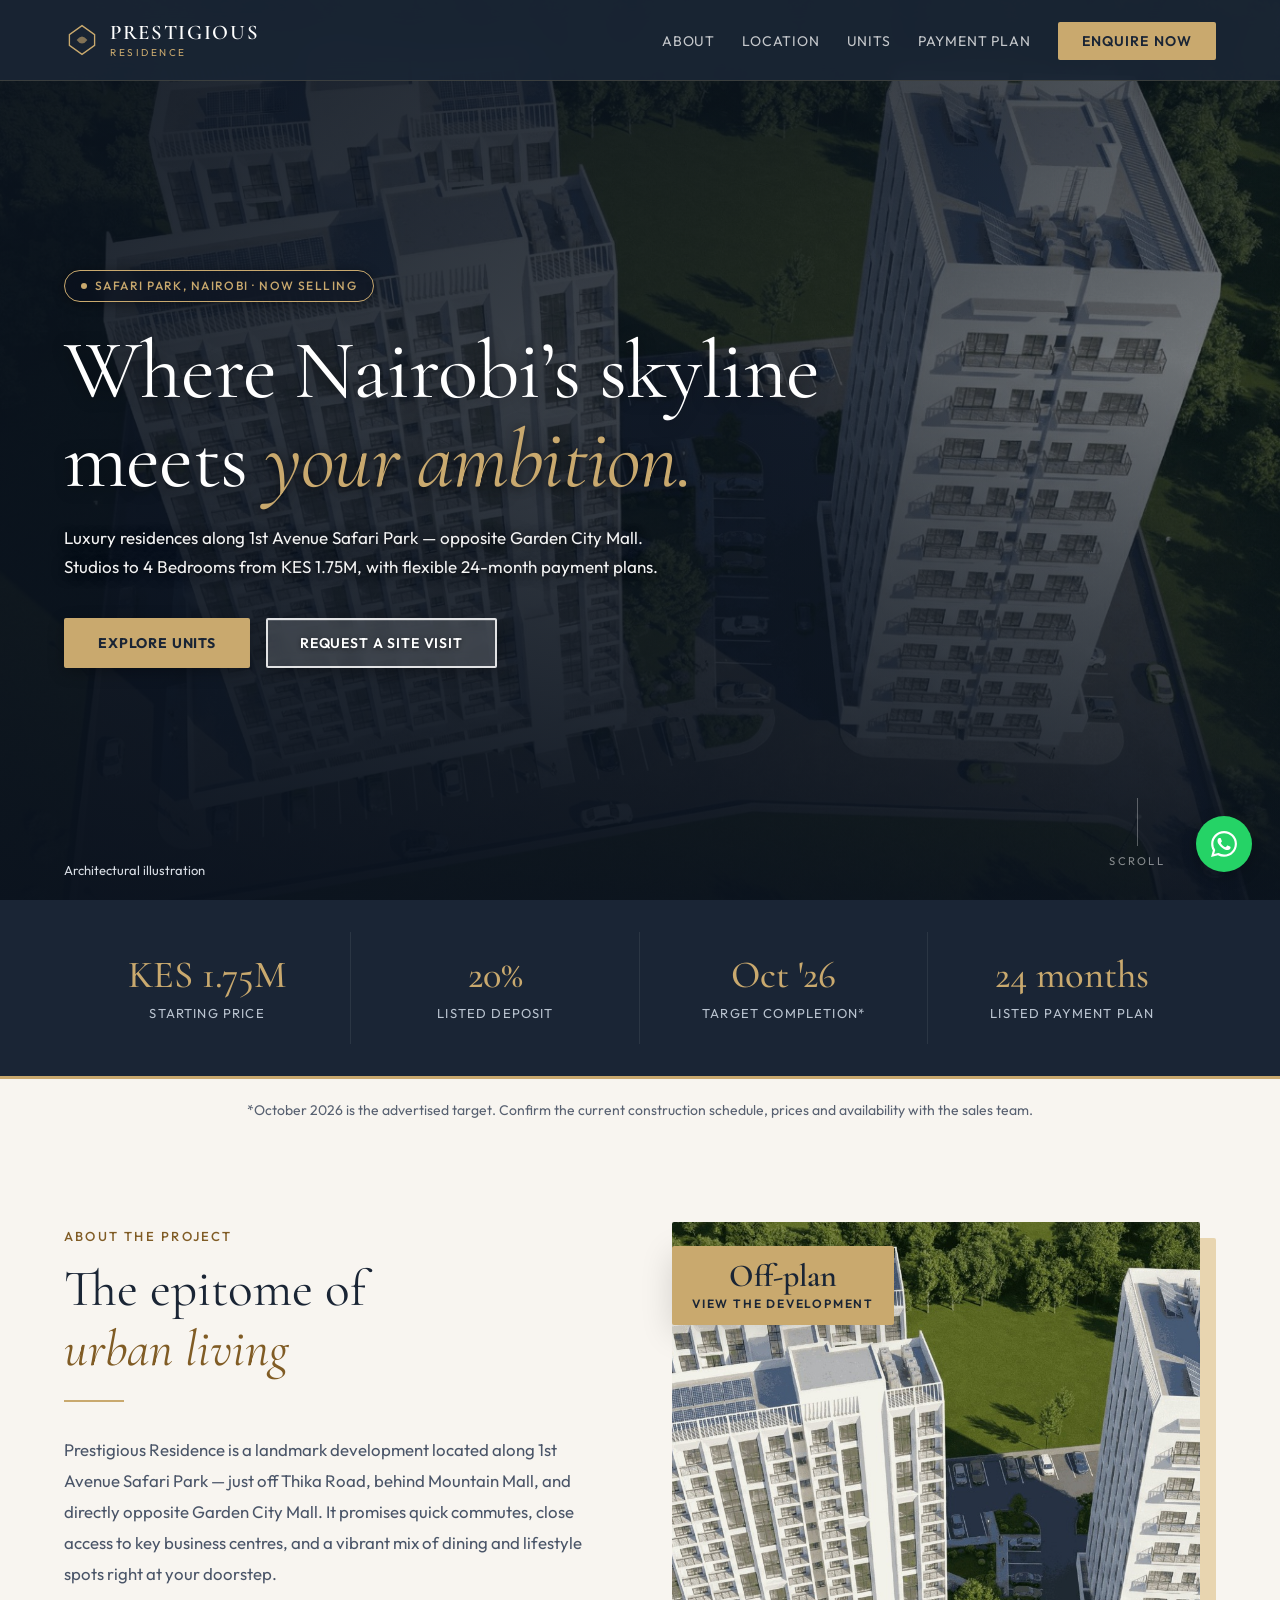
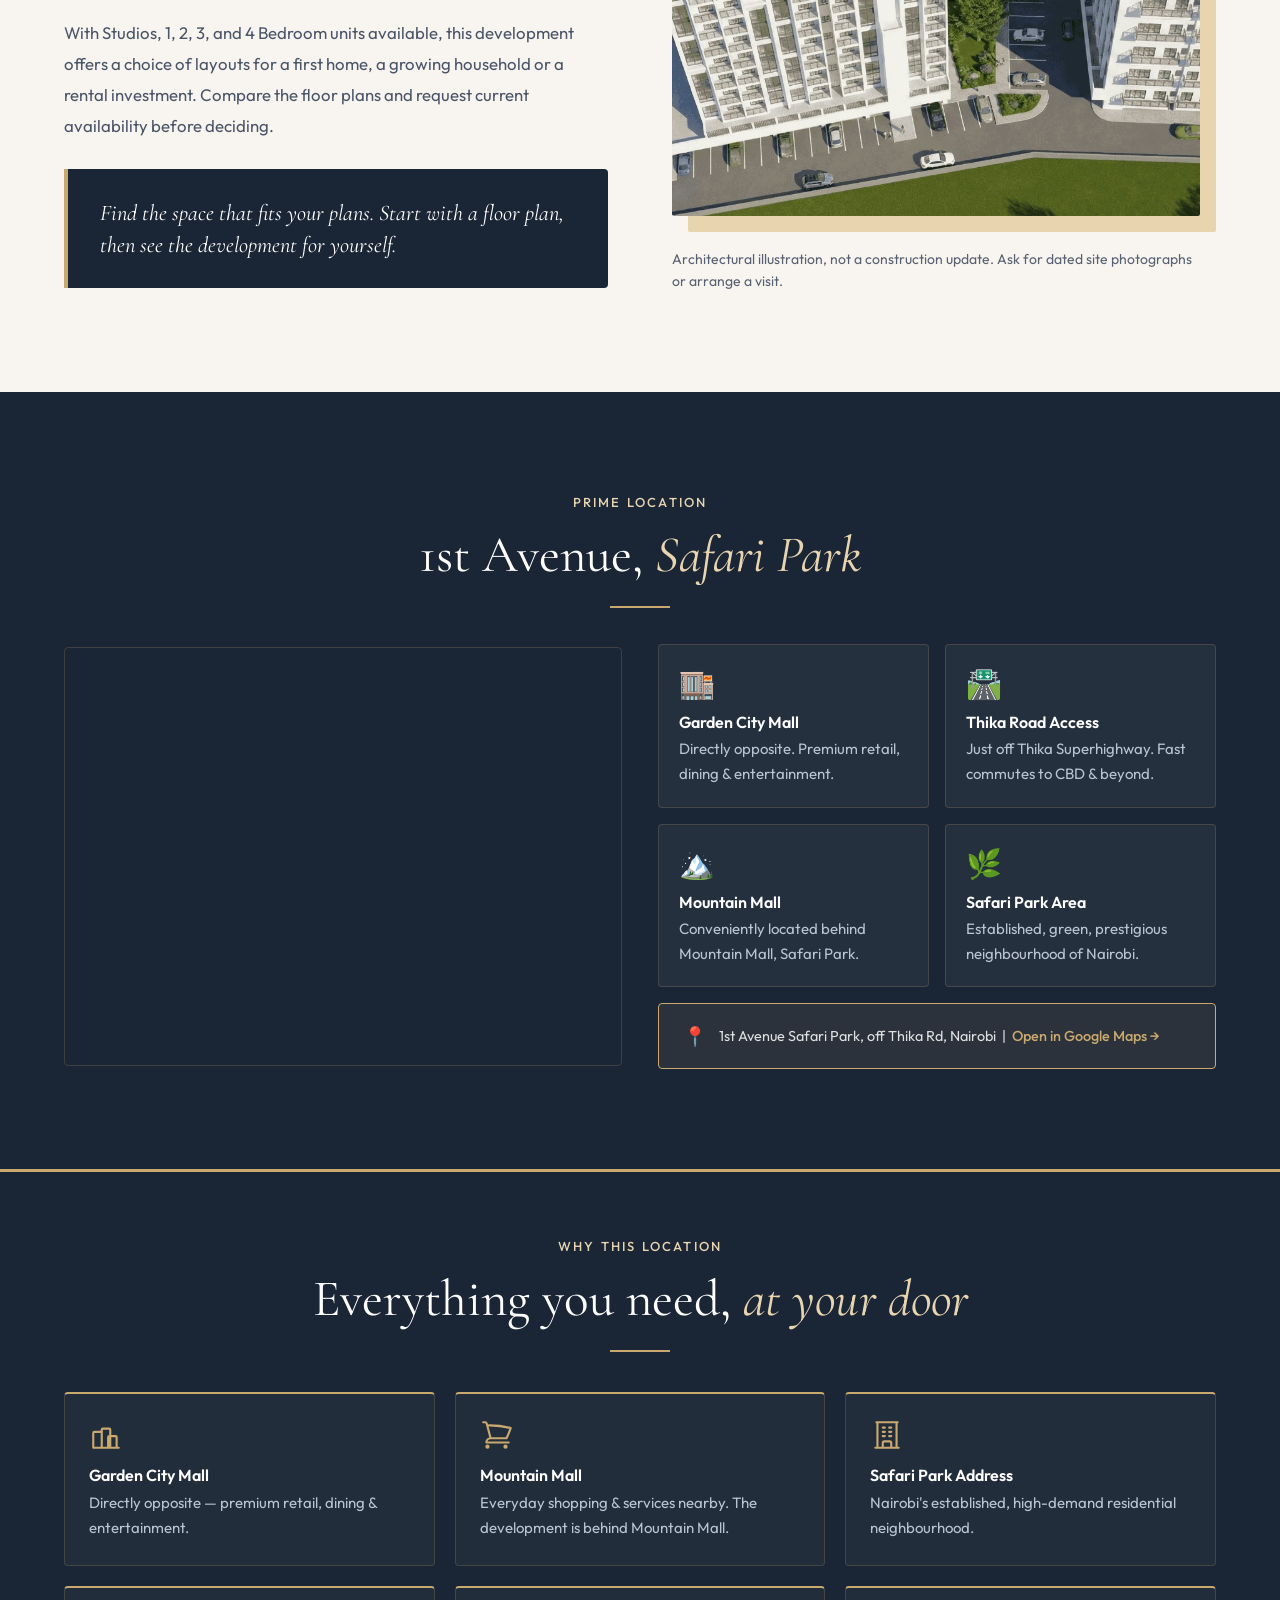
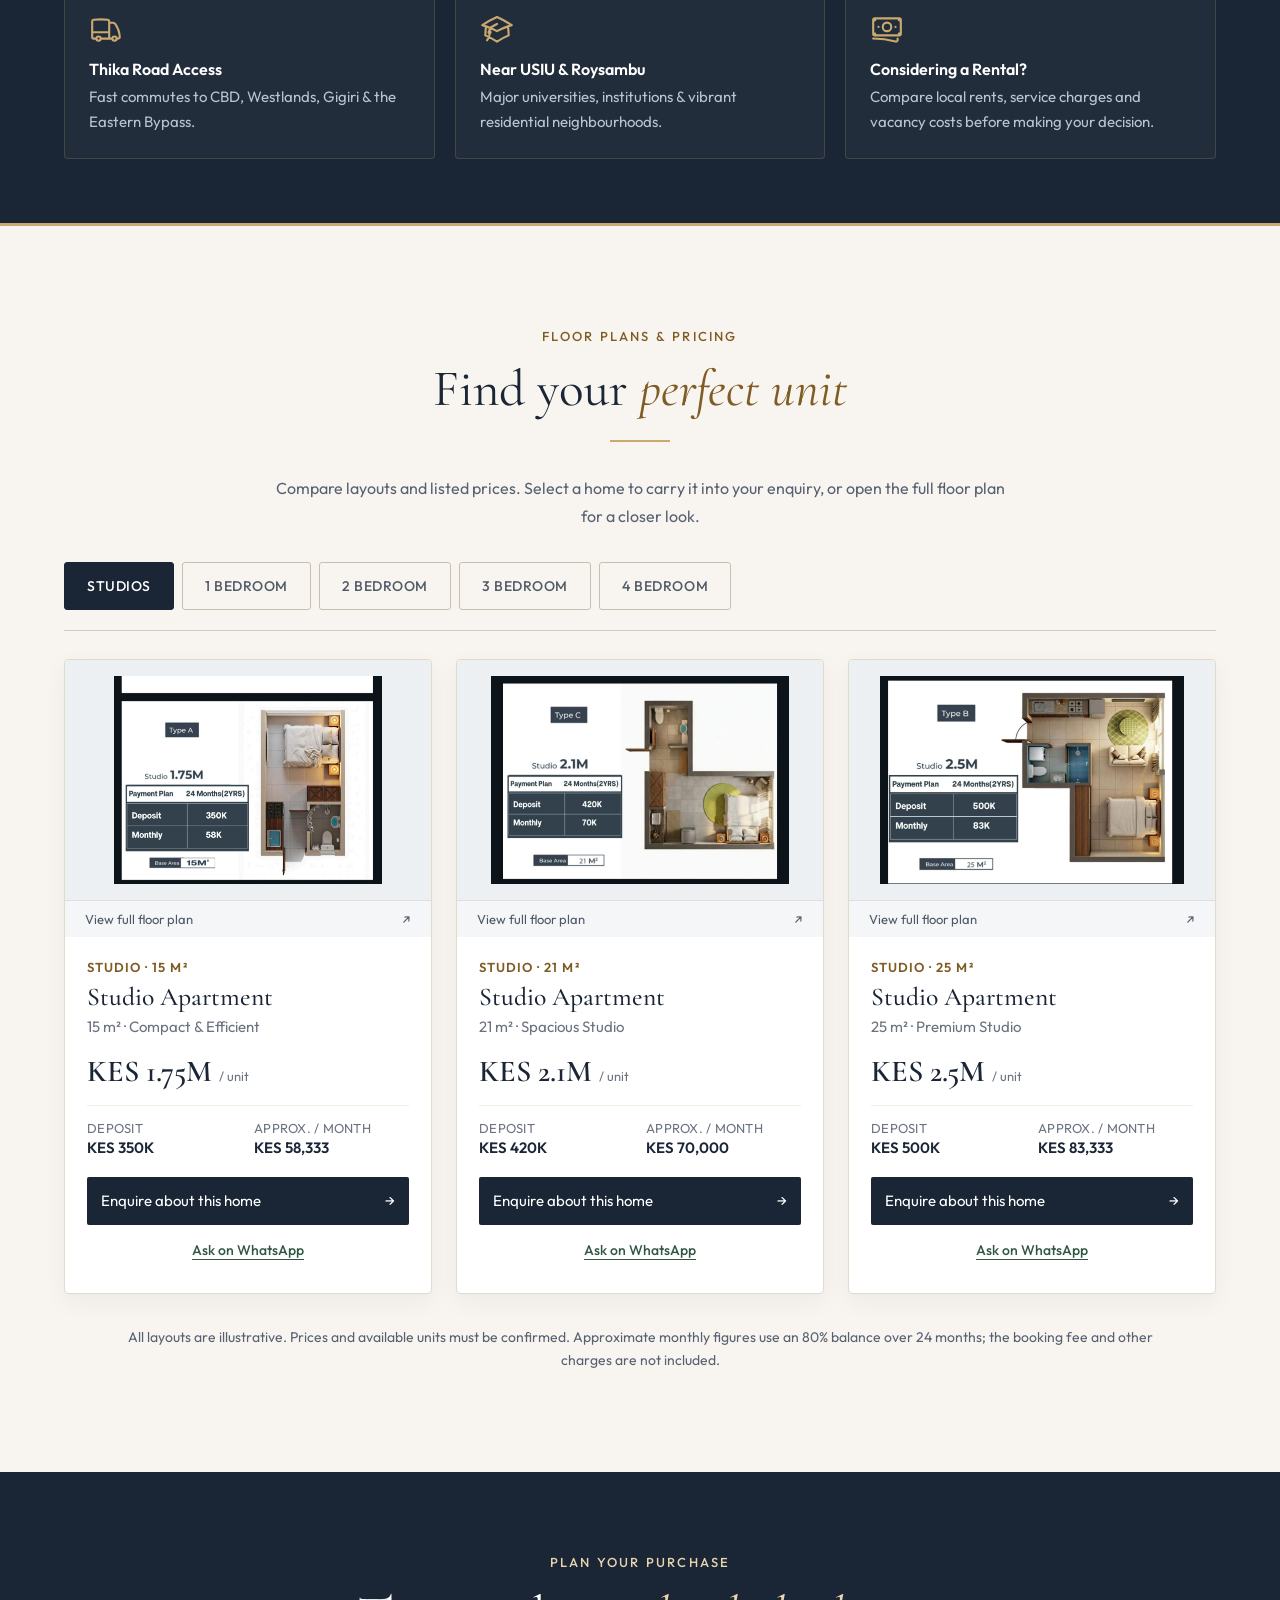
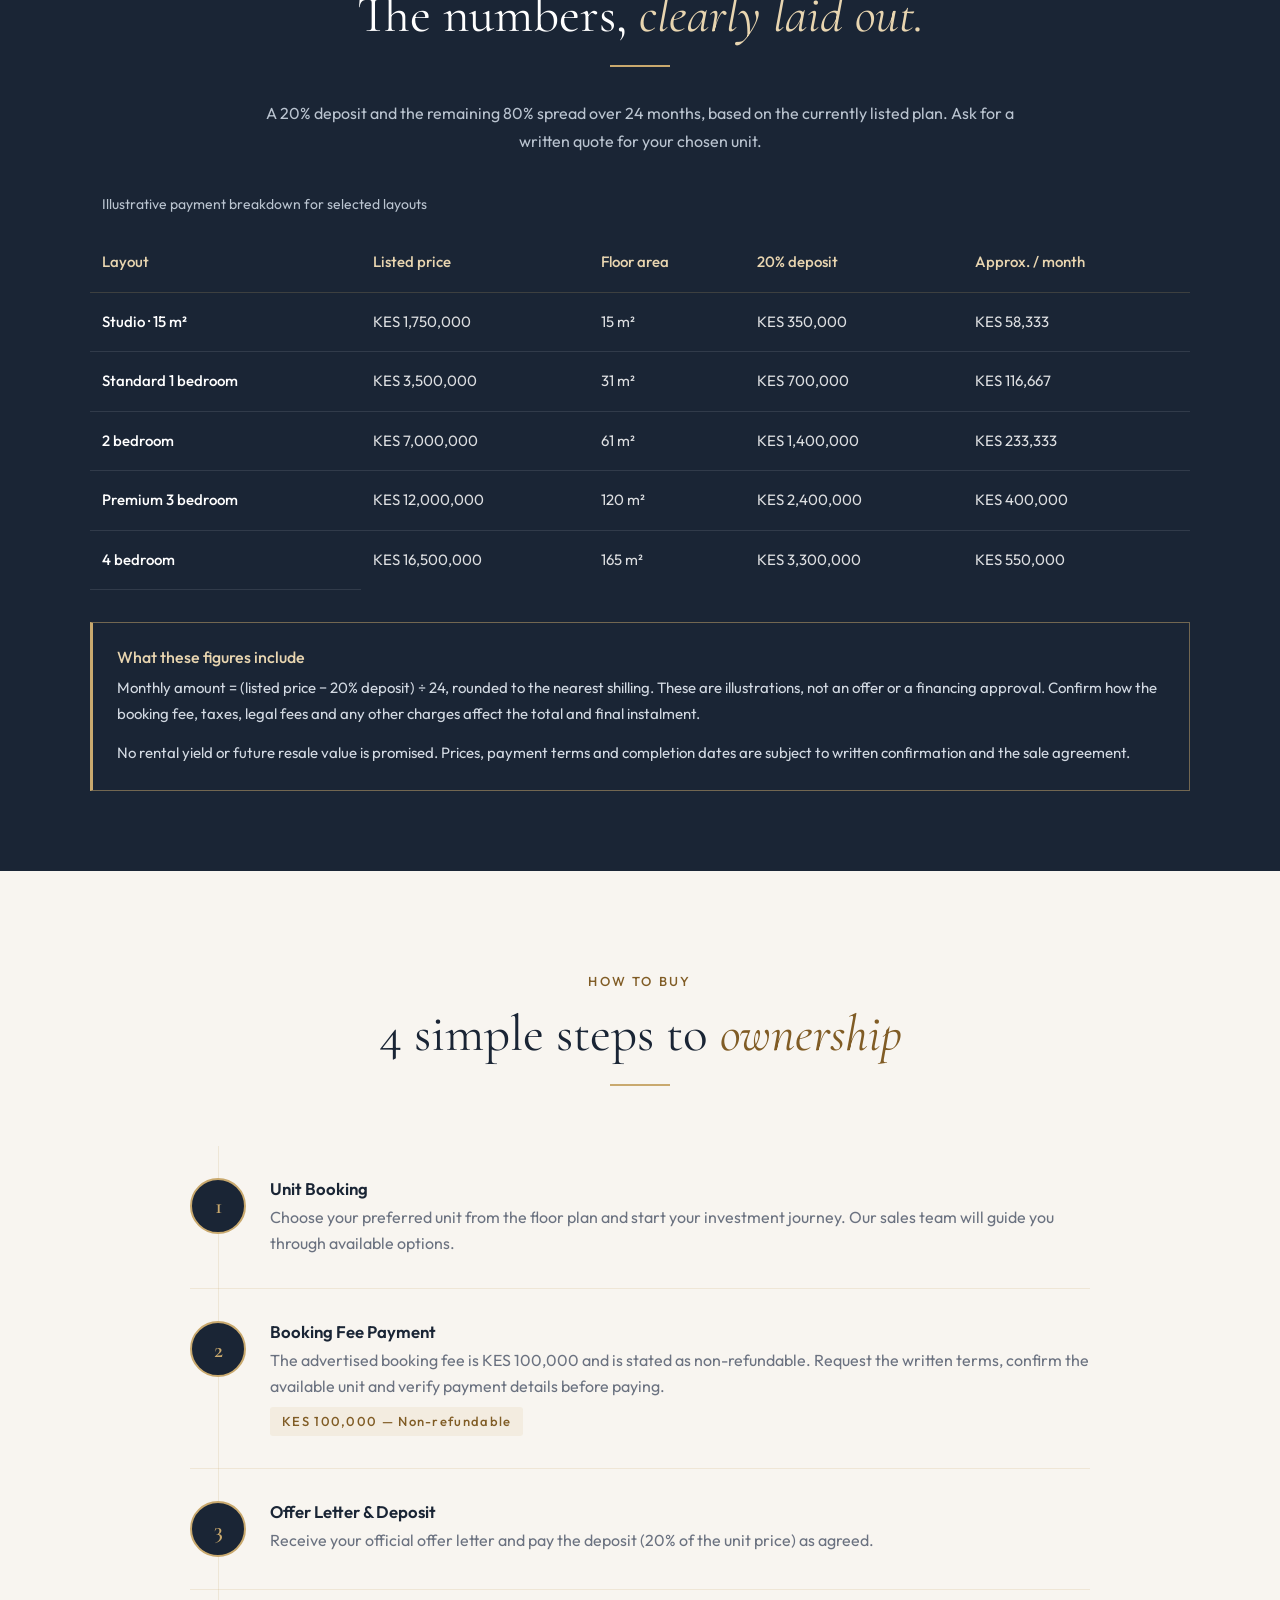
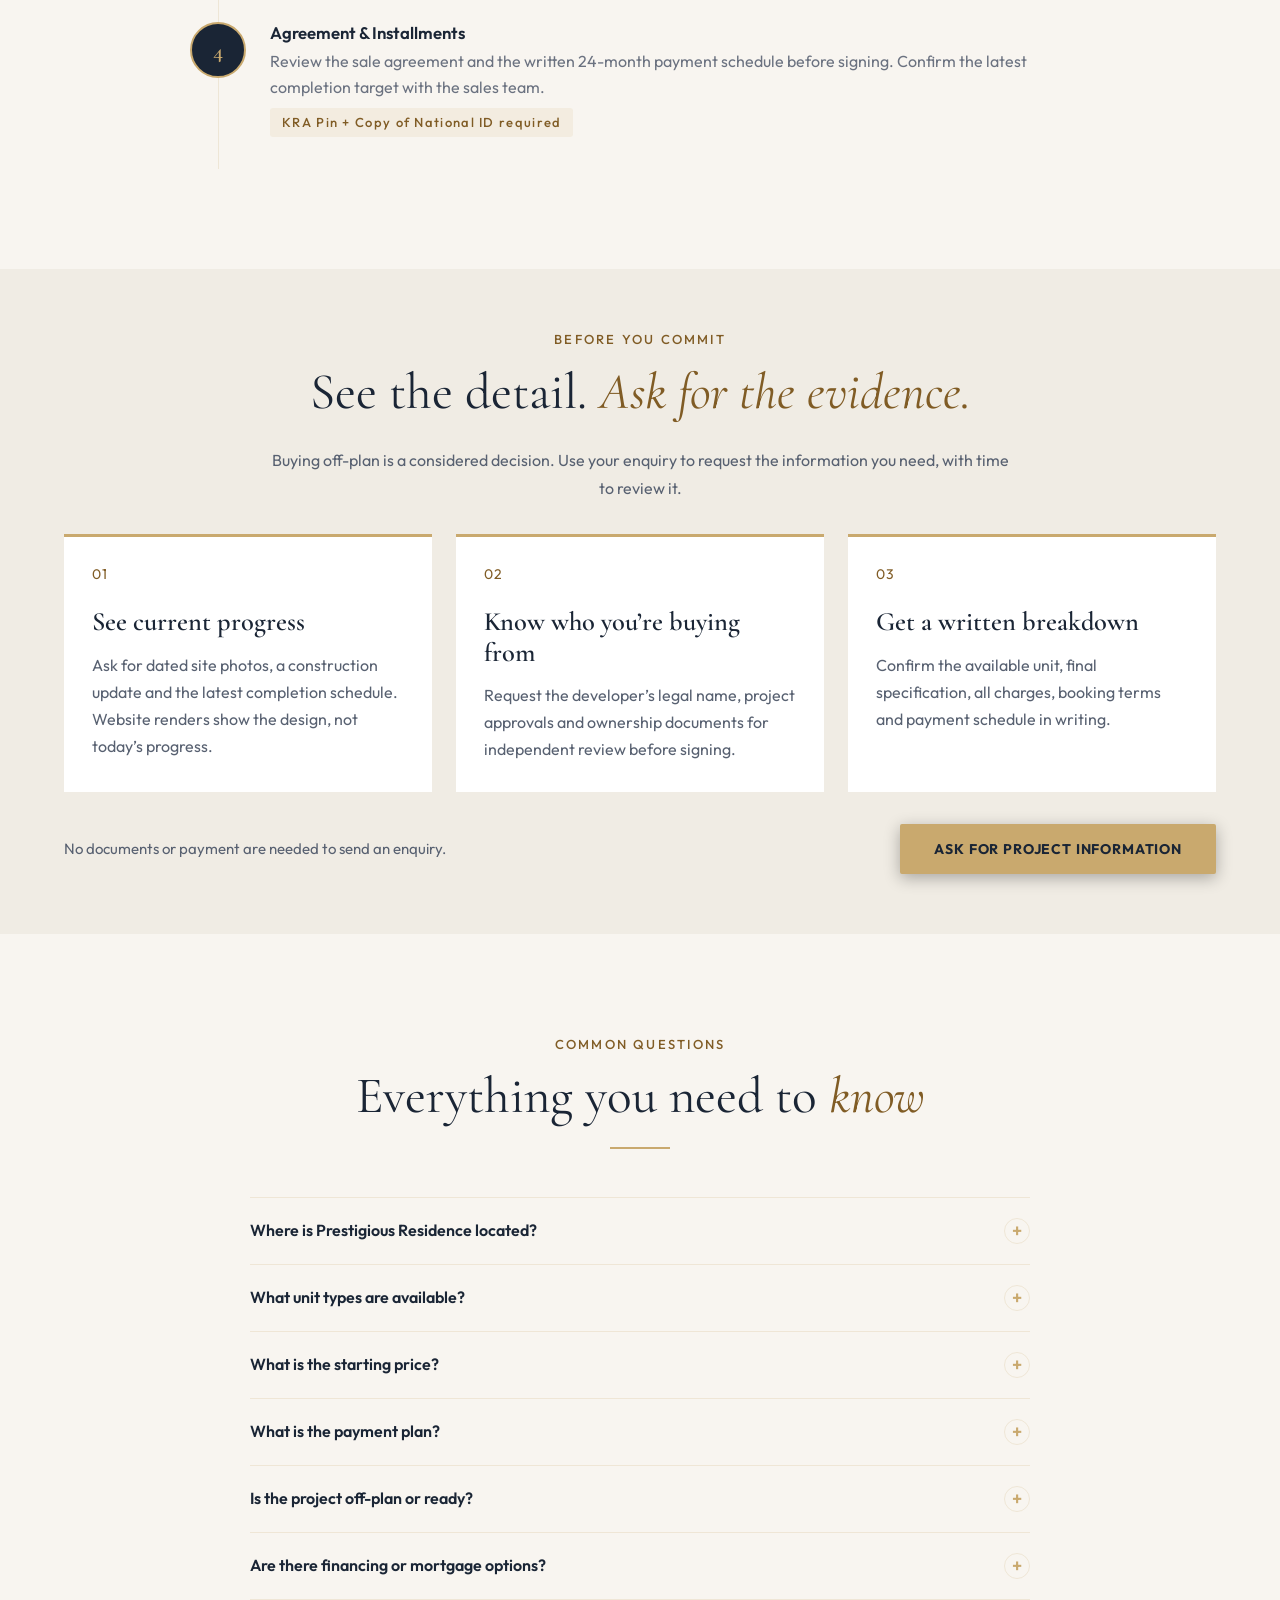
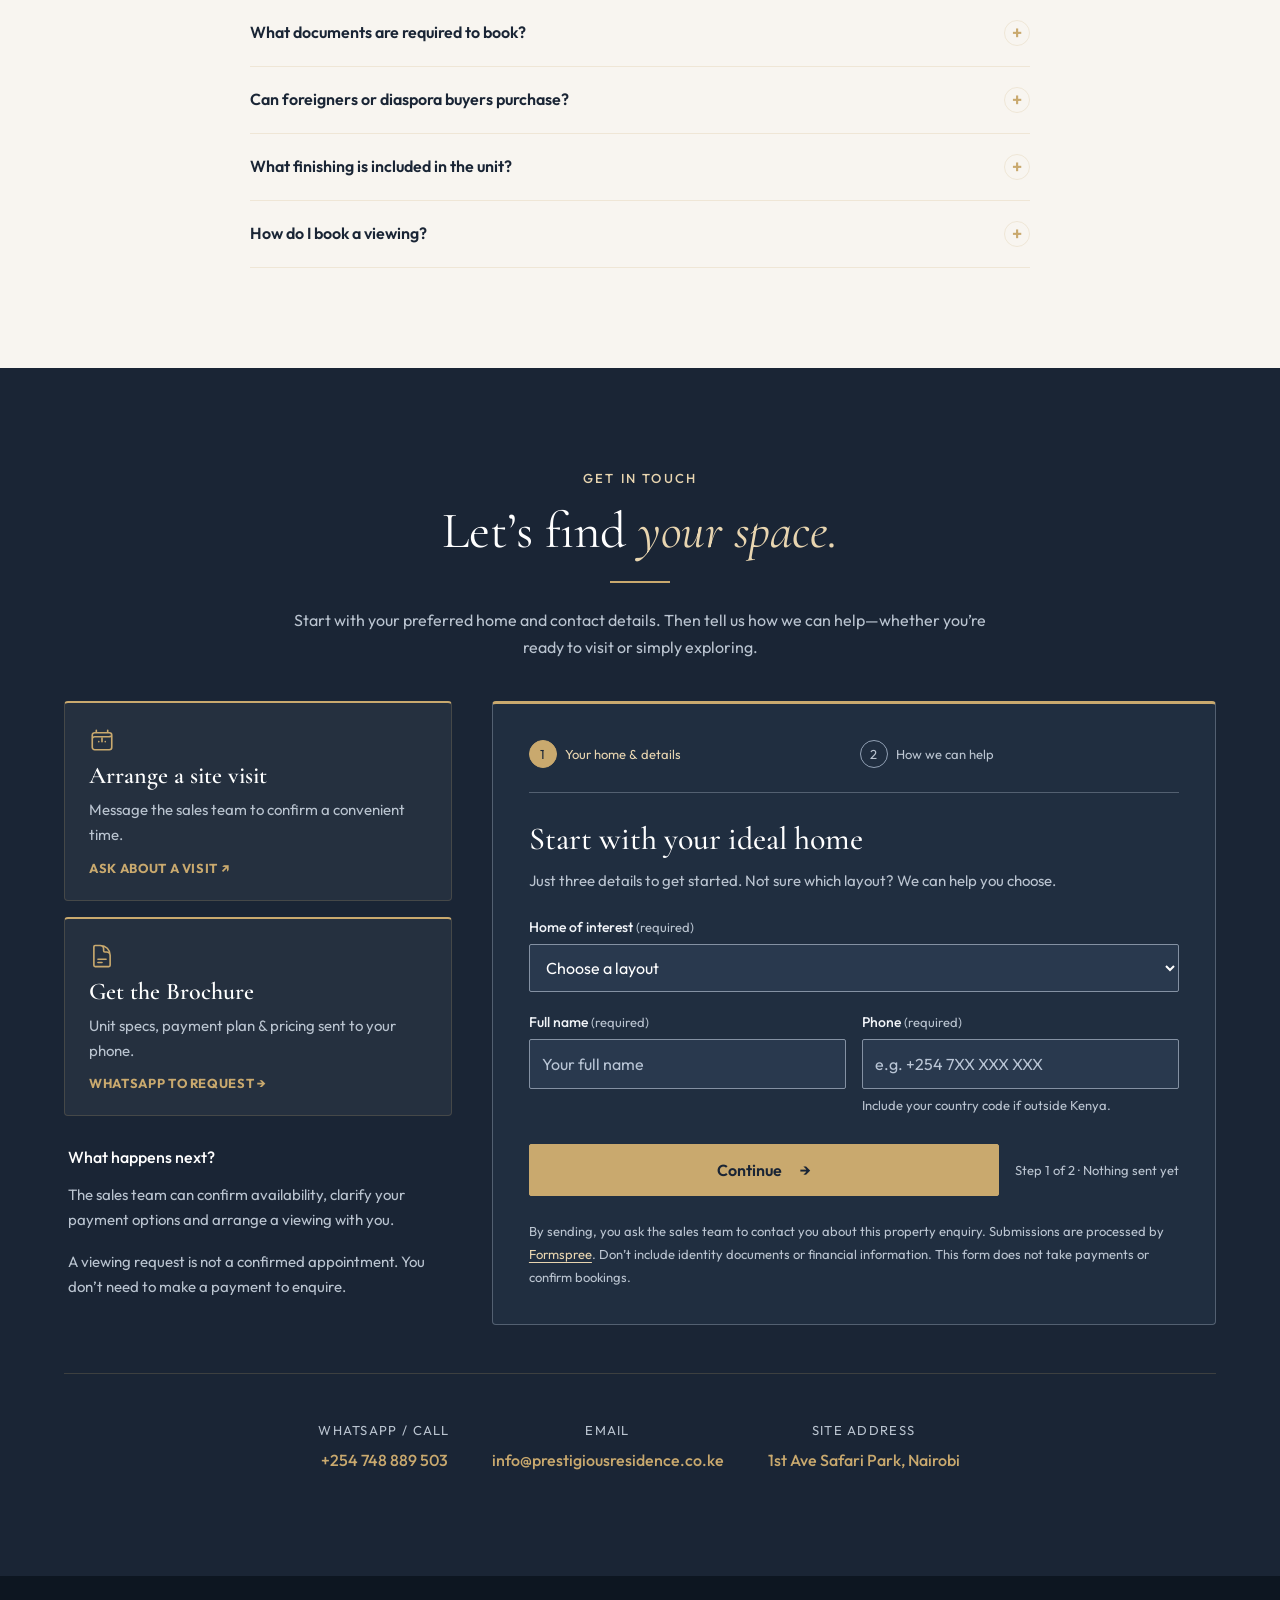
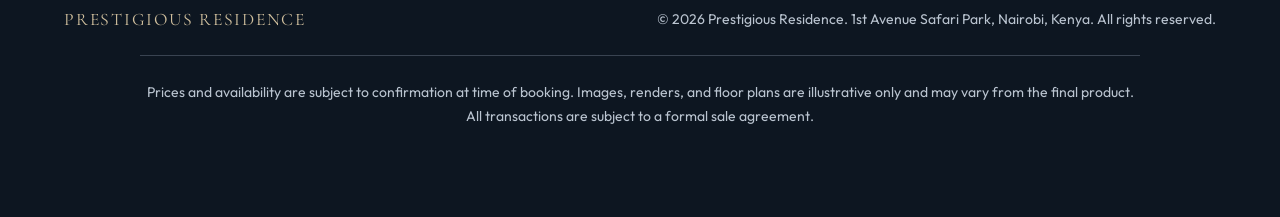
<file: qa-fixture.html>
<!DOCTYPE html>
<html lang="en">
<head>
  <meta charset="UTF-8" />
  <meta name="viewport" content="width=device-width, initial-scale=1.0" />
  <title>Apartments for Sale in Safari Park, Nairobi | Prestigious Residence</title>
  <meta name="description" content="Buy a studio, 1, 2, 3 or 4 bedroom apartment at Prestigious Residence, 1st Avenue Safari Park, Nairobi. From KES 1.75M with a 20% deposit and flexible 24-month payment plan." />
  <meta name="robots" content="index, follow, max-image-preview:large, max-snippet:-1, max-video-preview:-1" />
  <meta name="theme-color" content="#1a2535" />
  <meta property="og:title" content="Prestigious Residence | Safari Park, Nairobi" />
  <meta property="og:description" content="Modern luxury apartments from KES 1.75M. Studios to 4BR. 20% deposit, 24-month flexible payment plan. Off Thika Road, opposite Garden City Mall." />
  <meta property="og:image" content="https://www.prestigiousresidence.co.ke/assets/hero.jpeg" />
  <meta property="og:image:alt" content="Prestigious Residence apartment development in Safari Park, Nairobi" />
  <meta property="og:url" content="https://www.prestigiousresidence.co.ke/" />
  <meta property="og:type" content="website" />
  <meta property="og:image:width" content="1600" />
  <meta property="og:image:height" content="949" />
  <meta name="twitter:card" content="summary_large_image" />
  <meta name="twitter:title" content="Prestigious Residence | Safari Park, Nairobi" />
  <meta name="twitter:description" content="Modern luxury apartments from KES 1.75M. Studios to 4BR. 20% deposit, 24-month flexible payment plan. Off Thika Road, opposite Garden City Mall." />
  <meta name="twitter:image" content="https://www.prestigiousresidence.co.ke/assets/hero.jpeg" />
  <link rel="canonical" href="https://www.prestigiousresidence.co.ke/" />
  <script type="application/ld+json">
  {
    "@context": "https://schema.org",
    "@type": "ApartmentComplex",
    "@id": "https://www.prestigiousresidence.co.ke/#residence",
    "name": "Prestigious Residence",
    "url": "https://www.prestigiousresidence.co.ke/",
    "image": "https://www.prestigiousresidence.co.ke/assets/hero.jpeg",
    "description": "Studios and one to four bedroom apartments for sale on 1st Avenue Safari Park, Nairobi, opposite Garden City Mall.",
    "telephone": "+254748889503",
    "email": "info@prestigiousresidence.co.ke",
    "address": {"@type":"PostalAddress","streetAddress":"1st Avenue, Safari Park","addressLocality":"Nairobi","addressCountry":"KE"},
    "hasMap": "https://maps.app.goo.gl/Sd9cjX75icJV3e4y9"
  }
  </script>
  <link rel="icon" type="image/svg+xml" href="data:image/svg+xml,<svg xmlns='http://www.w3.org/2000/svg' viewBox='0 0 40 40'><rect width='40' height='40' fill='%231a2535'/><path d='M20 4 L34 14 L34 26 L20 36 L6 26 L6 14 Z' stroke='%23c9a96e' stroke-width='1.5' fill='none'/><path d='M14 20 Q20 12 26 20 Q20 28 14 20Z' fill='%23c9a96e' opacity='0.8'/></svg>" />

  <!-- META PIXEL — Replace YOUR_PIXEL_ID and uncomment to activate
  <script>
    !function(f,b,e,v,n,t,s){if(f.fbq)return;n=f.fbq=function(){n.callMethod?
    n.callMethod.apply(n,arguments):n.queue.push(arguments)};if(!f._fbq)f._fbq=n;
    n.push=n;n.loaded=!0;n.version='2.0';n.queue=[];t=b.createElement(e);t.async=!0;
    t.src=v;s=b.getElementsByTagName(e)[0];s.parentNode.insertBefore(t,s)}(window,
    document,'script','https://connect.facebook.net/en_US/fbevents.js');
    fbq('init', 'YOUR_PIXEL_ID');
    fbq('track', 'PageView');
  </script>
  <noscript><img height="1" width="1" style="display:none"
    src="https://www.facebook.com/tr?id=YOUR_PIXEL_ID&ev=PageView&noscript=1"/></noscript>
  -->

  <!-- GOOGLE ANALYTICS 4 — Replace G-XXXXXXXXXX and uncomment to activate
  <script async src="https://www.googletagmanager.com/gtag/js?id=G-XXXXXXXXXX"></script>
  <script>
    window.dataLayer = window.dataLayer || [];
    function gtag(){dataLayer.push(arguments);}
    gtag('js', new Date());
    gtag('config', 'G-XXXXXXXXXX');
  </script>
  -->

  <link rel="preconnect" href="https://fonts.googleapis.com">
  <link rel="preconnect" href="https://fonts.gstatic.com" crossorigin>
  <link href="https://fonts.googleapis.com/css2?family=Cormorant+Garamond:ital,wght@0,300;0,400;0,500;0,600;1,300;1,400&family=Outfit:wght@300;400;500;600&display=swap" rel="stylesheet">

  <style>
    :root {
      --navy: #1a2535;
      --navy-light: #253347;
      --gold: #c9a96e;
      --gold-light: #e8d5b0;
      --cream: #f8f5f0;
      --white: #ffffff;
      --text: #2d2d2d;
      --text-muted: #6b7280;
      --border: rgba(201, 169, 110, 0.2);
    }

    * { margin: 0; padding: 0; box-sizing: border-box; }

    html { scroll-behavior: smooth; }

    body {
      font-family: 'Outfit', sans-serif;
      background: var(--cream);
      color: var(--text);
      overflow-x: hidden;
    }

    /* ── NAV ── */
    nav {
      position: fixed; top: 0; left: 0; right: 0; z-index: 100;
      padding: 20px 5%;
      display: flex; align-items: center; justify-content: space-between;
      background: rgba(26, 37, 53, 0.92);
      backdrop-filter: blur(12px);
      border-bottom: 1px solid var(--border);
      transition: all 0.3s;
    }

    .nav-logo {
      display: flex; align-items: center; gap: 10px;
    }
    .nav-logo-icon {
      width: 36px; height: 36px;
    }
    .nav-logo-text {
      font-family: 'Cormorant Garamond', serif;
      font-size: 1.3rem; font-weight: 600;
      color: var(--white); letter-spacing: 0.08em;
      text-transform: uppercase;
    }
    .nav-logo-sub {
      font-size: 0.55rem; letter-spacing: 0.25em;
      color: var(--gold); text-transform: uppercase;
      display: block; margin-top: -3px;
    }

    .nav-links {
      display: flex; gap: 36px; list-style: none;
    }
    .nav-links a {
      color: rgba(255,255,255,0.75); text-decoration: none;
      font-size: 0.8rem; letter-spacing: 0.12em; text-transform: uppercase;
      font-weight: 400; transition: color 0.2s;
    }
    .nav-links a:hover { color: var(--gold); }

    .nav-cta {
      background: var(--gold); color: var(--navy) !important;
      padding: 10px 24px; border-radius: 2px;
      font-weight: 600 !important; letter-spacing: 0.08em !important;
      transition: background 0.2s !important;
    }
    .nav-cta:hover { background: var(--gold-light) !important; color: var(--navy) !important; }

    .hamburger {
      display: none; flex-direction: column; gap: 5px; cursor: pointer;
      appearance: none; border: 0; padding: 8px; background: transparent;
    }
    .hamburger span { width: 24px; height: 2px; background: white; transition: 0.3s; }

    /* ── HERO ── */
    .hero {
      height: 100vh; min-height: 700px;
      position: relative; display: flex; align-items: flex-end;
      overflow: hidden;
    }

    .hero-bg {
      position: absolute; inset: 0;
      background:
        linear-gradient(
          to right,
          rgba(10,18,30,0.88) 0%,
          rgba(10,18,30,0.70) 55%,
          rgba(10,18,30,0.40) 100%
        ),
        linear-gradient(
          to bottom,
          rgba(10,18,30,0.50) 0%,
          rgba(10,18,30,0.20) 40%,
          rgba(10,18,30,0.88) 100%
        ),
        url('./assets/building-day.jpeg') center/cover no-repeat;
    }

    .hero-content {
      position: relative; z-index: 2;
      padding: 0 5% 80px;
      max-width: 800px;
    }

    .hero-badge {
      display: inline-flex; align-items: center; gap: 8px;
      background: rgba(10,18,30,0.6);
      backdrop-filter: blur(8px);
      border: 1px solid var(--gold);
      padding: 6px 16px; border-radius: 100px;
      margin-bottom: 24px;
      box-shadow: 0 2px 12px rgba(0,0,0,0.4);
    }
    .hero-badge span {
      font-size: 0.7rem; letter-spacing: 0.2em; text-transform: uppercase;
      color: var(--gold); font-weight: 500;
    }
    .hero-badge-dot {
      width: 6px; height: 6px; border-radius: 50%;
      background: var(--gold); animation: pulse 2s infinite;
    }
    @keyframes pulse {
      0%, 100% { opacity: 1; } 50% { opacity: 0.3; }
    }

    .hero h1 {
      font-family: 'Cormorant Garamond', serif;
      font-size: clamp(3rem, 7vw, 6rem);
      font-weight: 400; color: var(--white);
      line-height: 1.05; letter-spacing: -0.01em;
      margin-bottom: 20px;
      text-shadow:
        0 2px 8px rgba(0,0,0,0.6),
        0 4px 24px rgba(0,0,0,0.5),
        0 8px 48px rgba(0,0,0,0.4);
    }
    .hero h1 em {
      font-style: italic; color: var(--gold);
      text-shadow:
        0 2px 8px rgba(0,0,0,0.5),
        0 4px 20px rgba(0,0,0,0.4);
    }

    .hero-sub {
      font-size: 1rem; color: rgba(255,255,255,0.95);
      font-weight: 400; line-height: 1.6; margin-bottom: 36px;
      max-width: 520px;
      text-shadow: 0 1px 6px rgba(0,0,0,0.6), 0 2px 16px rgba(0,0,0,0.4);
    }

    .hero-actions {
      display: flex; gap: 16px; flex-wrap: wrap;
    }
    .btn-primary {
      background: var(--gold); color: var(--navy);
      padding: 14px 32px; border-radius: 2px;
      font-size: 0.85rem; font-weight: 700; letter-spacing: 0.1em;
      text-transform: uppercase; text-decoration: none;
      transition: all 0.2s; display: inline-block;
      border: 2px solid var(--gold);
      box-shadow: 0 4px 16px rgba(0,0,0,0.3);
    }
    .btn-primary:hover { background: transparent; color: var(--gold); }
    .btn-outline {
      background: rgba(255,255,255,0.15);
      backdrop-filter: blur(8px);
      color: white;
      padding: 14px 32px; border-radius: 2px;
      font-size: 0.85rem; font-weight: 600; letter-spacing: 0.1em;
      text-transform: uppercase; text-decoration: none;
      transition: all 0.2s; display: inline-block;
      border: 2px solid rgba(255,255,255,0.85);
      box-shadow: 0 4px 16px rgba(0,0,0,0.3), inset 0 1px 0 rgba(255,255,255,0.15);
      text-shadow: 0 1px 4px rgba(0,0,0,0.5);
    }
    .btn-outline:hover {
      background: rgba(255,255,255,0.25);
      border-color: white;
    }

    .hero-scroll {
      position: absolute; bottom: 32px; right: 5%;
      display: flex; flex-direction: column; align-items: center; gap: 8px;
      color: rgba(255,255,255,0.5); font-size: 0.7rem; letter-spacing: 0.2em; text-transform: uppercase;
    }
    .scroll-line {
      width: 1px; height: 48px; background: rgba(255,255,255,0.3);
      position: relative; overflow: hidden;
    }
    .scroll-line::after {
      content: ''; position: absolute; top: -100%; width: 100%; height: 50%;
      background: var(--gold);
      animation: scroll-down 2s infinite;
    }
    @keyframes scroll-down {
      to { top: 200%; }
    }

    /* ── STATS BAR ── */
    .stats-bar {
      background: var(--navy);
      padding: 32px 5%;
      display: grid; grid-template-columns: repeat(4, 1fr);
      gap: 1px; border-bottom: 3px solid var(--gold);
    }
    .stat-item {
      padding: 20px 28px; text-align: center;
      border-right: 1px solid rgba(255,255,255,0.08);
    }
    .stat-item:last-child { border-right: none; }
    .stat-number {
      font-family: 'Cormorant Garamond', serif;
      font-size: 2.4rem; font-weight: 500; color: var(--gold);
      line-height: 1;
    }
    .stat-label {
      font-size: 0.72rem; color: rgba(255,255,255,0.5);
      letter-spacing: 0.15em; text-transform: uppercase;
      margin-top: 6px;
    }

    /* ── SECTION HEADERS ── */
    .section-header {
      text-align: center; margin-bottom: 60px;
    }
    .section-eyebrow {
      font-size: 0.7rem; letter-spacing: 0.25em; text-transform: uppercase;
      color: var(--gold); font-weight: 500; margin-bottom: 12px;
      display: block;
    }
    .section-title {
      font-family: 'Cormorant Garamond', serif;
      font-size: clamp(2rem, 4vw, 3.2rem);
      font-weight: 400; color: var(--navy);
      line-height: 1.1;
    }
    .section-title em { font-style: italic; color: var(--gold); }
    .section-line {
      width: 60px; height: 2px; background: var(--gold);
      margin: 20px auto 0;
    }

    /* ── ABOUT ── */
    .about {
      padding: 100px 5%;
      display: grid; grid-template-columns: 1fr 1fr; gap: 80px; align-items: center;
      max-width: 1300px; margin: 0 auto;
    }
    .about-text .section-header { text-align: left; }
    .about-text .section-line { margin-left: 0; }
    .about-desc {
      font-size: 1.05rem; line-height: 1.85; color: #4a5568;
      margin-bottom: 28px; font-weight: 300;
    }
    .about-highlight {
      background: var(--navy); color: white;
      padding: 28px 32px; border-left: 4px solid var(--gold);
      border-radius: 0 4px 4px 0;
      font-family: 'Cormorant Garamond', serif;
      font-size: 1.4rem; font-style: italic; line-height: 1.4;
    }

    .about-visual {
      position: relative;
    }
    .about-img-main {
      width: 100%; aspect-ratio: 4/5;
      object-fit: cover; border-radius: 2px;
      box-shadow: 24px 24px 0 var(--gold-light);
    }
    .about-badge {
      position: absolute; bottom: -20px; left: -20px;
      background: var(--gold); padding: 20px 24px;
      text-align: center; border-radius: 2px;
      box-shadow: 0 8px 32px rgba(0,0,0,0.15);
    }
    .about-badge-num {
      font-family: 'Cormorant Garamond', serif;
      font-size: 2rem; font-weight: 600; color: var(--navy);
      line-height: 1;
    }
    .about-badge-text {
      font-size: 0.65rem; text-transform: uppercase;
      letter-spacing: 0.15em; color: var(--navy); font-weight: 600;
      margin-top: 4px;
    }

    /* ── LOCATION ── */
    .location {
      background: var(--navy); padding: 100px 5%;
    }
    .location-inner {
      max-width: 1300px; margin: 0 auto;
    }
    .location .section-title { color: white; }
    .location-grid {
      display: grid; grid-template-columns: 1fr 1fr; gap: 60px; align-items: center;
      margin-top: 60px;
    }
    .location-map {
      aspect-ratio: 4/3; border-radius: 4px; overflow: hidden;
      border: 1px solid var(--border);
    }
    .location-map iframe {
      width: 100%; height: 100%; border: none;
    }
    .location-perks {
      display: grid; grid-template-columns: 1fr 1fr; gap: 20px;
    }
    .perk-card {
      background: rgba(255,255,255,0.05);
      border: 1px solid var(--border);
      padding: 24px; border-radius: 4px;
      transition: background 0.2s;
    }
    .perk-card:hover { background: rgba(201,169,110,0.1); }
    .perk-icon { font-size: 1.8rem; margin-bottom: 10px; }
    .perk-title {
      font-size: 0.85rem; font-weight: 600; color: white;
      margin-bottom: 4px;
    }
    .perk-desc {
      font-size: 0.78rem; color: rgba(255,255,255,0.5); line-height: 1.5;
    }
    .location-address {
      grid-column: 1 / -1;
      background: rgba(201,169,110,0.1);
      border: 1px solid var(--gold);
      padding: 20px 24px; border-radius: 4px;
      display: flex; align-items: center; gap: 12px;
    }
    .location-address p {
      color: rgba(255,255,255,0.85); font-size: 0.9rem;
    }
    .location-address a {
      color: var(--gold); text-decoration: none; font-weight: 500;
    }

    /* ── UNITS ── */
    .units { padding: 100px 5%; }
    .units-inner { max-width: 1300px; margin: 0 auto; }

    .unit-tabs {
      display: flex; gap: 0; margin-bottom: 48px;
      border-bottom: 2px solid var(--border);
      overflow-x: auto; padding-bottom: 0;
    }
    .unit-tab {
      padding: 12px 24px; font-size: 0.8rem; letter-spacing: 0.1em;
      text-transform: uppercase; font-weight: 500; cursor: pointer;
      color: var(--text-muted); border-bottom: 2px solid transparent;
      margin-bottom: -2px; white-space: nowrap;
      background: none; border-top: none; border-left: none; border-right: none;
      transition: all 0.2s;
    }
    .unit-tab.active {
      color: var(--navy); border-bottom-color: var(--gold);
    }
    .unit-tab:hover { color: var(--navy); }

    .unit-panels > div { display: none; }
    .unit-panels > div.active { display: grid; }

    .units-grid {
      grid-template-columns: repeat(auto-fill, minmax(300px, 1fr));
      gap: 28px;
    }

    .unit-card {
      background: white; border-radius: 4px;
      overflow: hidden; box-shadow: 0 2px 16px rgba(0,0,0,0.06);
      transition: transform 0.2s, box-shadow 0.2s;
      border: 1px solid rgba(0,0,0,0.06);
    }
    .unit-card:hover {
      transform: translateY(-4px);
      box-shadow: 0 12px 40px rgba(0,0,0,0.12);
    }
    .unit-card-img {
      aspect-ratio: 16/10; overflow: hidden; background: #eee;
    }
    .unit-card-img img {
      width: 100%; height: 100%; object-fit: cover;
      transition: transform 0.4s;
    }
    .unit-card:hover .unit-card-img img { transform: scale(1.04); }

    .unit-card-body { padding: 24px; }
    .unit-card-type {
      font-size: 0.7rem; text-transform: uppercase; letter-spacing: 0.2em;
      color: var(--gold); font-weight: 600; margin-bottom: 6px;
    }
    .unit-card-name {
      font-family: 'Cormorant Garamond', serif;
      font-size: 1.5rem; font-weight: 500; color: var(--navy);
      margin-bottom: 4px;
    }
    .unit-card-size {
      font-size: 0.8rem; color: var(--text-muted); margin-bottom: 16px;
    }
    .unit-card-price {
      font-size: 1.6rem; font-weight: 600; color: var(--navy);
      font-family: 'Cormorant Garamond', serif;
    }
    .unit-card-price span { font-size: 0.8rem; font-family: 'Outfit', sans-serif; color: var(--text-muted); font-weight: 400; }
    .unit-card-plan {
      margin-top: 16px; padding-top: 16px;
      border-top: 1px solid var(--border);
      display: grid; grid-template-columns: 1fr 1fr; gap: 12px;
    }
    .plan-item { }
    .plan-label {
      font-size: 0.68rem; text-transform: uppercase; letter-spacing: 0.12em;
      color: var(--text-muted); margin-bottom: 2px;
    }
    .plan-value {
      font-size: 0.95rem; font-weight: 600; color: var(--navy);
    }
    .unit-card-cta {
      display: block; text-align: center; margin-top: 20px;
      padding: 12px; background: var(--navy); color: white;
      text-decoration: none; font-size: 0.8rem;
      letter-spacing: 0.12em; text-transform: uppercase; font-weight: 500;
      border-radius: 2px; transition: background 0.2s;
    }
    .unit-card-cta:hover { background: var(--gold); color: var(--navy); }

    /* ── CAPITAL GAINS ── */
    .capital { background: var(--navy); padding: 80px 5%; }
    .capital-inner { max-width: 1100px; margin: 0 auto; }
    .capital .section-title { color: white; }
    .capital-table {
      margin-top: 48px;
      width: 100%; border-collapse: collapse;
    }
    .capital-table th {
      text-align: left; padding: 14px 20px;
      font-size: 0.72rem; letter-spacing: 0.15em; text-transform: uppercase;
      color: rgba(255,255,255,0.5); font-weight: 500;
      border-bottom: 1px solid var(--border);
    }
    .capital-table td {
      padding: 18px 20px;
      font-size: 0.95rem; color: rgba(255,255,255,0.85);
      border-bottom: 1px solid rgba(255,255,255,0.05);
    }
    .capital-table tr:last-child td { border-bottom: none; }
    .capital-table .gain-val {
      color: #4ade80; font-weight: 600;
    }
    .capital-table tr:hover td { background: rgba(255,255,255,0.03); }

    /* ── PROCESS ── */
    .process { padding: 100px 5%; }
    .process-inner { max-width: 900px; margin: 0 auto; }
    .process-steps {
      margin-top: 60px; display: flex; flex-direction: column; gap: 0;
      position: relative;
    }
    .process-steps::before {
      content: ''; position: absolute; left: 28px; top: 0; bottom: 0; width: 1px;
      background: var(--border);
    }
    .process-step {
      display: flex; gap: 32px; align-items: flex-start;
      padding: 32px 0;
      border-bottom: 1px solid var(--border);
    }
    .process-step:last-child { border-bottom: none; }
    .step-num {
      width: 56px; height: 56px; border-radius: 50%;
      background: var(--navy); color: var(--gold);
      display: flex; align-items: center; justify-content: center;
      font-family: 'Cormorant Garamond', serif;
      font-size: 1.4rem; font-weight: 600;
      flex-shrink: 0; position: relative; z-index: 1;
      border: 2px solid var(--gold);
    }
    .step-content { }
    .step-title {
      font-size: 1.05rem; font-weight: 600; color: var(--navy);
      margin-bottom: 6px;
    }
    .step-desc {
      font-size: 0.9rem; color: var(--text-muted); line-height: 1.6;
    }
    .step-tag {
      display: inline-block; margin-top: 8px;
      background: rgba(201,169,110,0.12); color: var(--gold);
      padding: 4px 12px; border-radius: 100px;
      font-size: 0.72rem; letter-spacing: 0.1em; font-weight: 500;
    }

    /* ── REQUIREMENTS ── */
    .requirements {
      background: #f0ece4; padding: 60px 5%;
      text-align: center;
    }
    .req-cards {
      display: flex; gap: 24px; justify-content: center;
      flex-wrap: wrap; margin-top: 36px;
    }
    .req-card {
      background: white; padding: 28px 36px; border-radius: 4px;
      box-shadow: 0 2px 12px rgba(0,0,0,0.06);
      border-top: 3px solid var(--gold);
    }
    .req-card-icon { font-size: 2rem; margin-bottom: 10px; }
    .req-card-title { font-size: 1rem; font-weight: 600; color: var(--navy); }
    .req-card-desc { font-size: 0.82rem; color: var(--text-muted); margin-top: 4px; }

    /* ── CONTACT ── */
    .contact {
      background: var(--navy); padding: 100px 5%;
    }
    .contact-inner {
      max-width: 800px; margin: 0 auto; text-align: center;
    }
    .contact .section-title { color: white; }
    .contact-desc {
      font-size: 1rem; color: rgba(255,255,255,0.65); margin-top: 20px;
      margin-bottom: 48px; line-height: 1.7;
    }
    .contact-form {
      display: grid; grid-template-columns: 1fr 1fr; gap: 16px;
    }
    .form-group {
      display: flex; flex-direction: column; gap: 6px;
    }
    .form-group.full { grid-column: 1 / -1; }
    .form-group label {
      font-size: 0.72rem; text-transform: uppercase; letter-spacing: 0.12em;
      color: rgba(255,255,255,0.5); font-weight: 500;
    }
    .form-group input,
    .form-group select,
    .form-group textarea {
      background: rgba(255,255,255,0.07);
      border: 1px solid rgba(255,255,255,0.15);
      padding: 14px 16px; border-radius: 2px;
      color: white; font-family: 'Outfit', sans-serif;
      font-size: 0.9rem; outline: none;
      transition: border-color 0.2s;
    }
    .form-group input:focus,
    .form-group select:focus,
    .form-group textarea:focus {
      border-color: var(--gold);
    }
    .form-group select option { background: var(--navy); }
    .form-group textarea { resize: none; height: 100px; }
    .form-submit {
      grid-column: 1 / -1; margin-top: 8px;
    }
    .form-submit button {
      width: 100%; padding: 16px; background: var(--gold);
      color: var(--navy); border: none; border-radius: 2px;
      font-family: 'Outfit', sans-serif; font-size: 0.9rem;
      font-weight: 700; letter-spacing: 0.12em; text-transform: uppercase;
      cursor: pointer; transition: background 0.2s;
    }
    .form-submit button:hover { background: var(--gold-light); }
    .form-trust {
      grid-column: 1 / -1; display: flex; gap: 20px; flex-wrap: wrap;
      color: rgba(255,255,255,0.62); font-size: 0.78rem; line-height: 1.5;
    }
    .form-trust span { display: inline-flex; align-items: center; gap: 7px; }
    .form-status {
      grid-column: 1 / -1; display: none; padding: 16px 18px;
      border: 1px solid rgba(201,169,110,.35); background: rgba(201,169,110,.08);
      color: white; line-height: 1.55;
    }
    .form-status.visible { display: block; }
    .contact-alt {
      margin-top: 48px; padding-top: 48px;
      border-top: 1px solid var(--border);
      display: flex; gap: 32px; justify-content: center; flex-wrap: wrap;
    }
    .contact-method { text-align: center; }
    .contact-method-label {
      font-size: 0.68rem; text-transform: uppercase; letter-spacing: 0.15em;
      color: rgba(255,255,255,0.4); margin-bottom: 6px;
    }
    .contact-method-value {
      color: var(--gold); font-size: 0.95rem; font-weight: 500;
      text-decoration: none;
    }

    /* ── FOOTER ── */
    footer {
      background: #0d1621; padding: 32px 5%;
      display: flex; justify-content: space-between; align-items: center;
      flex-wrap: wrap; gap: 16px;
    }
    .footer-brand {
      font-family: 'Cormorant Garamond', serif;
      font-size: 1.1rem; color: rgba(255,255,255,0.4);
      letter-spacing: 0.1em;
    }
    .footer-note {
      font-size: 0.72rem; color: rgba(255,255,255,0.25);
    }

    /* ── FLOATING WHATSAPP ── */
    .whatsapp-float {
      position: fixed; bottom: 28px; right: 28px; z-index: 999;
      background: #25d366; color: white;
      width: 56px; height: 56px; border-radius: 50%;
      display: flex; align-items: center; justify-content: center;
      font-size: 1.6rem; text-decoration: none;
      box-shadow: 0 4px 20px rgba(37,211,102,0.4);
      animation: float 3s ease-in-out infinite;
    }
    @keyframes float {
      0%, 100% { transform: translateY(0); }
      50% { transform: translateY(-6px); }
    }

    /* ── RESPONSIVE ── */
    @media (max-width: 900px) {
      .nav-links { display: none; }
      .hamburger { display: flex; }
      .stats-bar { grid-template-columns: repeat(2, 1fr); }
      .about { grid-template-columns: 1fr; gap: 48px; padding: 60px 5%; }
      .about-visual { order: -1; }
      .about-badge { bottom: -10px; left: -10px; }
      .location-grid { grid-template-columns: 1fr; }
      .contact-form { grid-template-columns: 1fr; }
      .form-group.full { grid-column: 1; }
      .form-submit { grid-column: 1; }
      .capital-table { font-size: 0.8rem; }
      .capital-table th, .capital-table td { padding: 12px 10px; }
      .units { padding: 60px 5%; }
      .location { padding: 60px 5%; }
      .process { padding: 60px 5%; }
      .contact { padding: 60px 5%; }
    }

    @media (max-width: 600px) {
      /* Core layout fix — stops white space on right */
      html, body { overflow-x: hidden; max-width: 100%; }
      section, div, nav, footer { max-width: 100%; }

      .stats-bar { grid-template-columns: 1fr 1fr; }
      .stat-item { padding: 16px 10px; }
      .stat-number { font-size: 1.6rem; }

      /* Hero */
      .hero { min-height: 100svh; }
      .hero-content { padding: 0 5% 60px; }
      .hero h1 { font-size: 2.4rem; }
      .hero-sub { font-size: 0.9rem; }
      .hero-actions { flex-direction: column; }
      .btn-primary, .btn-outline { width: 100%; text-align: center; }
      .hero-scroll { display: none; }

      /* About */
      .about { padding: 48px 5%; }
      .about-img-main { box-shadow: 12px 12px 0 var(--gold-light); }

      /* Location */
      .location-perks { grid-template-columns: 1fr; }
      .location-map { aspect-ratio: 1/1; }

      /* Units */
      .unit-tabs { gap: 0; }
      .unit-tab { padding: 10px 14px; font-size: 0.72rem; }
      .units-grid { grid-template-columns: 1fr !important; }

      /* Investment table — make it scrollable */
      .capital { padding: 60px 5%; }
      .capital-inner { overflow-x: auto; }
      .capital-table { min-width: 480px; font-size: 0.78rem; }
      .capital-table th, .capital-table td { padding: 10px 8px; }

      /* Process */
      .process-steps::before { left: 22px; }
      .step-num { width: 44px; height: 44px; font-size: 1.1rem; flex-shrink: 0; }

      /* Requirements */
      .requirements { padding: 48px 5%; }
      .req-cards { flex-direction: column; align-items: center; }
      .req-card { width: 100%; max-width: 320px; }

      /* Contact */
      .contact-alt { flex-direction: column; gap: 20px; }

      /* Footer */
      footer { flex-direction: column; text-align: center; }

      /* Nav */
      nav { padding: 16px 5%; }
    }

    @media (max-width: 400px) {
      .hero h1 { font-size: 2rem; }
      .stat-number { font-size: 1.3rem; }
      .unit-tab { padding: 8px 10px; font-size: 0.65rem; }
    }

    /* ── ANIMATIONS ── */
    .fade-up {
      opacity: 0; transform: translateY(30px);
      transition: opacity 0.7s ease, transform 0.7s ease;
    }
    .fade-up.visible {
      opacity: 1; transform: translateY(0);
    }

    /* Mobile menu */
    .mobile-nav {
      position: fixed; inset: 0; z-index: 99;
      background: var(--navy);
      display: flex; flex-direction: column;
      align-items: center; justify-content: center;
      gap: 36px;
      transform: translateX(100%);
      transition: transform 0.3s;
    }
    .mobile-nav.open { transform: translateX(0); }
    .mobile-nav a {
      color: white; text-decoration: none;
      font-size: 1.3rem; letter-spacing: 0.1em;
      font-family: 'Cormorant Garamond', serif;
    }
    .mobile-nav a:hover { color: var(--gold); }
    .mobile-close {
      position: absolute; top: 24px; right: 24px;
      background: none; border: none; color: white;
      font-size: 1.5rem; cursor: pointer;
    }

    /* ── LOCATION BENEFITS STRIP ── */
    .benefits-strip {
      background: var(--navy); padding: 64px 5%;
      border-top: 3px solid var(--gold);
      border-bottom: 3px solid var(--gold);
    }
    .benefits-strip-inner { max-width: 1300px; margin: 0 auto; }
    .benefits-strip .section-title { color: white; }
    .benefits-grid {
      display: grid; grid-template-columns: repeat(3, 1fr);
      gap: 20px; margin-top: 40px;
    }
    .benefit-card {
      background: rgba(255,255,255,0.04);
      border: 1px solid var(--border); border-top: 2px solid var(--gold);
      padding: 24px 20px; border-radius: 4px; transition: background 0.2s;
    }
    .benefit-card:hover { background: rgba(201,169,110,0.08); }
    .benefit-icon { width: 34px; height: 34px; color: var(--gold); margin-bottom: 12px; display: block; }
    .benefit-title { font-size: 0.88rem; font-weight: 600; color: white; margin-bottom: 5px; }
    .benefit-desc { font-size: 0.77rem; color: rgba(255,255,255,0.48); line-height: 1.55; }

    /* ── FAQ ── */
    .faq { background: var(--cream); padding: 100px 5%; }
    .faq-inner { max-width: 780px; margin: 0 auto; }
    .faq-list { margin-top: 48px; }
    .faq-item { border-bottom: 1px solid var(--border); }
    .faq-item:first-child { border-top: 1px solid var(--border); }
    .faq-question {
      width: 100%; background: none; border: none;
      padding: 20px 0; display: flex; justify-content: space-between;
      align-items: center; gap: 16px; text-align: left; cursor: pointer;
      font-family: 'Outfit', sans-serif; font-size: 0.95rem;
      font-weight: 600; color: var(--navy); transition: color 0.2s;
    }
    .faq-question:hover { color: var(--gold); }
    .faq-icon {
      flex-shrink: 0; width: 26px; height: 26px;
      border: 1.5px solid var(--border); border-radius: 50%;
      display: flex; align-items: center; justify-content: center;
      font-size: 1.15rem; line-height: 1; color: var(--gold);
      transition: transform 0.25s ease-out, background 0.2s, border-color 0.2s;
      user-select: none;
    }
    .faq-item.open .faq-icon {
      transform: rotate(45deg); background: var(--gold);
      border-color: var(--gold); color: var(--navy);
    }
    .faq-answer {
      max-height: 0; overflow: hidden;
      transition: max-height 0.28s ease-out;
    }
    .faq-item.open .faq-answer { max-height: 360px; padding-bottom: 20px; }
    .faq-answer-inner { font-size: 0.9rem; color: #4a5568; line-height: 1.75; }

    /* ── QUICK CTAs ── */
    .contact-quick-cta {
      display: grid; grid-template-columns: 1fr 1fr;
      gap: 16px; margin-bottom: 40px;
    }
    .quick-cta-card {
      display: flex; flex-direction: column; gap: 8px;
      padding: 22px 24px; background: rgba(255,255,255,0.05);
      border: 1px solid var(--border); border-top: 2px solid var(--gold);
      border-radius: 4px; text-decoration: none; cursor: pointer;
      transition: background 0.2s, transform 0.15s ease-out;
    }
    .quick-cta-card:hover { background: rgba(201,169,110,0.1); transform: translateY(-2px); }
    .quick-cta-icon { width: 26px; height: 26px; color: var(--gold); }
    .quick-cta-title {
      font-family: 'Cormorant Garamond', serif;
      font-size: 1.05rem; font-weight: 600; color: white;
    }
    .quick-cta-desc { font-size: 0.78rem; color: rgba(255,255,255,0.5); line-height: 1.45; }
    .quick-cta-btn {
      margin-top: 4px; font-size: 0.72rem; font-weight: 700;
      letter-spacing: 0.1em; text-transform: uppercase; color: var(--gold);
    }

    /* ── UNIT CARD CTA WhatsApp hover ── */
    .unit-card-cta { cursor: pointer; }
    .unit-card-cta:hover { background: #1a7a42 !important; color: white !important; }

    /* ── RESPONSIVE: new sections ── */
    @media (max-width: 900px) {
      .benefits-grid { grid-template-columns: repeat(2, 1fr); }
    }
    @media (max-width: 600px) {
      .benefits-strip { padding: 48px 5%; }
      .benefits-grid { grid-template-columns: 1fr 1fr; gap: 12px; }
      .benefit-card { padding: 16px 12px; }
      .faq { padding: 60px 5%; }
      .contact-quick-cta { grid-template-columns: 1fr; }
      .whatsapp-float { bottom: 20px; right: 16px; width: 50px; height: 50px; font-size: 1.3rem; }
    }
    @media (max-width: 400px) {
      .benefits-grid { grid-template-columns: 1fr; }
    }
    @media (prefers-reduced-motion: reduce) {
      .faq-answer, .faq-icon, .quick-cta-card { transition: none; }
    }
  </style>
  <link rel="stylesheet" href="/assets/refinements.css" />
  <link rel="preload" as="image" href="/assets/building-day.jpeg" />
  <script src="/assets/site.js" defer></script>
<meta http-equiv="Content-Security-Policy" content="connect-src 'none'; form-action 'none'"><script>
  const qaParams = new URLSearchParams(location.search);
  window.fetch = async function (url, options) {
    document.documentElement.dataset.submitCount=String(Number(document.documentElement.dataset.submitCount||0)+1);
    const payload=Object.fromEntries(options.body.entries());
    document.documentElement.dataset.payload=JSON.stringify(payload);
    return new Promise((resolve,reject)=>{
      const abort=()=>reject(new DOMException('Aborted','AbortError'));
      options.signal.addEventListener('abort',abort,{once:true});
      if(qaParams.get('result')==='timeout')return;
      setTimeout(()=>{options.signal.removeEventListener('abort',abort);resolve({ok:qaParams.get('result')!=='error',json:async()=>({ok:true})});},900);
    });
  };
  window.gtag=function(name,event){document.documentElement.dataset.lastEvent=event;document.documentElement.dataset.eventCount=String(Number(document.documentElement.dataset.eventCount||0)+1);if(qaParams.has('analytics_error'))throw Error('Simulated analytics failure');};
</script></head>
<body>
<a class="skip-link" href="#main">Skip to content</a>

<!-- NAV -->
<nav aria-label="Main navigation">
  <a class="nav-logo" href="#top" aria-label="Prestigious Residence home">
    <svg class="nav-logo-icon" viewBox="0 0 40 40" fill="none">
      <path d="M20 4 L34 14 L34 26 L20 36 L6 26 L6 14 Z" stroke="#c9a96e" stroke-width="1.5" fill="none"/>
      <path d="M14 20 Q20 12 26 20 Q20 28 14 20Z" fill="#c9a96e" opacity="0.6"/>
    </svg>
    <div>
      <span class="nav-logo-text">Prestigious</span>
      <span class="nav-logo-sub">Residence</span>
    </div>
  </a>
  <ul class="nav-links">
    <li><a href="#about">About</a></li>
    <li><a href="#location">Location</a></li>
    <li><a href="#units">Units</a></li>
    <li><a href="#invest">Payment plan</a></li>
    <li><a href="#contact" class="nav-cta">Enquire Now</a></li>
  </ul>
  <button class="hamburger" type="button" aria-label="Open navigation" aria-controls="mobileNav" aria-expanded="false">
    <span></span><span></span><span></span>
  </button>
</nav>

<!-- MOBILE NAV -->
<dialog class="mobile-nav" id="mobileNav" aria-label="Main navigation">
  <button class="mobile-close" type="button" aria-label="Close navigation">✕</button>
  <a href="#about">About</a>
  <a href="#location">Location</a>
  <a href="#units">Units & Pricing</a>
  <a href="#invest">Payment plan</a>
  <a href="#contact">Enquire Now</a>
</dialog>
<noscript><p class="noscript-nav"><a href="#units">Units &amp; prices</a> · <a href="#contact">Enquire</a></p></noscript>
<main id="main" tabindex="-1">

<!-- HERO -->
<section class="hero" id="top">
  <div class="hero-bg"></div>
  <div class="hero-content">
    <div class="hero-badge">
      <div class="hero-badge-dot"></div>
      <span>Safari Park, Nairobi · Now selling</span>
    </div>
    <h1>Where Nairobi’s skyline meets <em>your ambition.</em></h1>
    <p class="hero-sub">
      Luxury residences along 1st Avenue Safari Park — opposite Garden City Mall.
      Studios to 4 Bedrooms from KES 1.75M, with flexible 24-month payment plans.
    </p>
    <div class="hero-actions">
      <a href="#units" class="btn-primary">Explore Units</a>
      <a href="#contact" class="btn-outline" data-next-step="site-visit">Request a Site Visit</a>
    </div>
  </div>
  <p class="hero-image-note">Architectural illustration</p>
  <div class="hero-scroll">
    <div class="scroll-line"></div>
    <span>Scroll</span>
  </div>
</section>

<!-- STATS BAR -->
<div class="stats-bar">
  <div class="stat-item">
    <div class="stat-number">KES 1.75M</div>
    <div class="stat-label">Starting Price</div>
  </div>
  <div class="stat-item">
    <div class="stat-number">20%</div>
    <div class="stat-label">Listed deposit</div>
  </div>
  <div class="stat-item">
    <div class="stat-number">Oct '26</div>
    <div class="stat-label">Target completion*</div>
  </div>
  <div class="stat-item">
    <div class="stat-number">24 months</div>
    <div class="stat-label">Listed payment plan</div>
  </div>
</div>

<p class="listing-note">*October 2026 is the advertised target. Confirm the current construction schedule, prices and availability with the sales team.</p>

<!-- ABOUT -->
<section class="about" id="about">
  <div class="about-text fade-up">
    <div class="section-header" style="text-align:left">
      <span class="section-eyebrow">About the Project</span>
      <h2 class="section-title">The epitome of<br><em>urban living</em></h2>
      <div class="section-line" style="margin-left:0"></div>
    </div>
    <p class="about-desc">
      Prestigious Residence is a landmark development located along 1st Avenue Safari Park — 
      just off Thika Road, behind Mountain Mall, and directly opposite Garden City Mall. 
      It promises quick commutes, close access to key business centres, and a vibrant mix 
      of dining and lifestyle spots right at your doorstep.
    </p>
    <p class="about-desc">
      With Studios, 1, 2, 3, and 4 Bedroom units available, this development offers 
      a choice of layouts for a first home, a growing household or a rental investment. Compare the floor plans and request current availability before deciding.
    </p>
    <div class="about-highlight">
      Find the space that fits your plans. Start with a floor plan, then see the development for yourself.
    </div>
  </div>
  <figure class="about-visual fade-up">
    <img src="./assets/building-day.jpeg" alt="Architectural illustration of the Prestigious Residence exterior" class="about-img-main" loading="lazy" decoding="async" />
    <div class="about-badge">
      <div class="about-badge-num">Off-plan</div>
      <div class="about-badge-text">View the development</div>
    </div>
    <figcaption>Architectural illustration, not a construction update. Ask for dated site photographs or arrange a visit.</figcaption>
  </figure>
</section>

<!-- LOCATION -->
<section class="location" id="location">
  <div class="location-inner">
    <div class="section-header fade-up">
      <span class="section-eyebrow">Prime Location</span>
      <h2 class="section-title" style="color:white">1st Avenue, <em>Safari Park</em></h2>
      <div class="section-line"></div>
    </div>
    <div class="location-grid">
      <div class="location-map fade-up">
        <iframe
          src="https://maps.google.com/maps?q=-1.2297,36.8784&z=15&output=embed"
          title="Map of the Safari Park area near Prestigious Residence" allowfullscreen loading="lazy"
          referrerpolicy="no-referrer-when-downgrade">
        </iframe>
      </div>
      <div>
        <div class="location-perks fade-up">
          <div class="perk-card">
            <div class="perk-icon">🏬</div>
            <div class="perk-title">Garden City Mall</div>
            <div class="perk-desc">Directly opposite. Premium retail, dining & entertainment.</div>
          </div>
          <div class="perk-card">
            <div class="perk-icon">🛣️</div>
            <div class="perk-title">Thika Road Access</div>
            <div class="perk-desc">Just off Thika Superhighway. Fast commutes to CBD & beyond.</div>
          </div>
          <div class="perk-card">
            <div class="perk-icon">🏔️</div>
            <div class="perk-title">Mountain Mall</div>
            <div class="perk-desc">Conveniently located behind Mountain Mall, Safari Park.</div>
          </div>
          <div class="perk-card">
            <div class="perk-icon">🌿</div>
            <div class="perk-title">Safari Park Area</div>
            <div class="perk-desc">Established, green, prestigious neighbourhood of Nairobi.</div>
          </div>
          <div class="location-address" style="grid-column:1/-1">
            <span style="font-size:1.2rem">📍</span>
            <p>1st Avenue Safari Park, off Thika Rd, Nairobi &nbsp;|&nbsp;
              <a href="https://maps.app.goo.gl/Sd9cjX75icJV3e4y9" target="_blank" rel="noopener">Open in Google Maps →</a>
            </p>
          </div>
        </div>
      </div>
    </div>
  </div>
</section>

<!-- LOCATION BENEFITS STRIP -->
<div class="benefits-strip">
  <div class="benefits-strip-inner">
    <div class="section-header fade-up">
      <span class="section-eyebrow">Why This Location</span>
      <h2 class="section-title">Everything you need, <em>at your door</em></h2>
      <div class="section-line"></div>
    </div>
    <div class="benefits-grid fade-up">
      <div class="benefit-card">
        <svg class="benefit-icon" fill="none" viewBox="0 0 24 24" stroke="currentColor" stroke-width="1.5">
          <path stroke-linecap="round" stroke-linejoin="round" d="M13.5 21v-7.5a.75.75 0 01.75-.75h4.5a.75.75 0 01.75.75V21M3 21V10.5a.75.75 0 01.75-.75h4.5a.75.75 0 01.75.75V21M9 21V8.25a.75.75 0 01.75-.75h4.5a.75.75 0 01.75.75V21M3 21h18" />
        </svg>
        <div class="benefit-title">Garden City Mall</div>
        <div class="benefit-desc">Directly opposite — premium retail, dining &amp; entertainment.</div>
      </div>
      <div class="benefit-card">
        <svg class="benefit-icon" fill="none" viewBox="0 0 24 24" stroke="currentColor" stroke-width="1.5">
          <path stroke-linecap="round" stroke-linejoin="round" d="M2.25 3h1.386c.51 0 .955.343 1.087.835l.383 1.437M7.5 14.25a3 3 0 00-3 3h15.75m-12.75-3h11.218c1.121-2.3 2.1-4.684 2.924-7.138a60.114 60.114 0 00-16.536-1.84M7.5 14.25L5.106 5.272M6 20.25a.75.75 0 11-1.5 0 .75.75 0 011.5 0zm12.75 0a.75.75 0 11-1.5 0 .75.75 0 011.5 0z" />
        </svg>
        <div class="benefit-title">Mountain Mall</div>
        <div class="benefit-desc">Everyday shopping &amp; services nearby. The development is behind Mountain Mall.</div>
      </div>
      <div class="benefit-card">
        <svg class="benefit-icon" fill="none" viewBox="0 0 24 24" stroke="currentColor" stroke-width="1.5">
          <path stroke-linecap="round" stroke-linejoin="round" d="M3.75 21h16.5M4.5 3h15M5.25 3v18m13.5-18v18M9 6.75h1.5m-1.5 3h1.5m-1.5 3h1.5m3-6H15m-1.5 3H15m-1.5 3H15M9 21v-3.375c0-.621.504-1.125 1.125-1.125h3.75c.621 0 1.125.504 1.125 1.125V21" />
        </svg>
        <div class="benefit-title">Safari Park Address</div>
        <div class="benefit-desc">Nairobi's established, high-demand residential neighbourhood.</div>
      </div>
      <div class="benefit-card">
        <svg class="benefit-icon" fill="none" viewBox="0 0 24 24" stroke="currentColor" stroke-width="1.5">
          <path stroke-linecap="round" stroke-linejoin="round" d="M8.25 18.75a1.5 1.5 0 01-3 0m3 0a1.5 1.5 0 00-3 0m3 0h6m-9 0H3.375a1.125 1.125 0 01-1.125-1.125V14.25m17.25 4.5a1.5 1.5 0 01-3 0m3 0a1.5 1.5 0 00-3 0m3 0h1.125c.621 0 1.129-.504 1.09-1.124a17.902 17.902 0 00-3.213-9.193 2.056 2.056 0 00-1.58-.86H14.25M16.5 18.75h-2.25m0-11.177v-.958c0-.568-.422-1.048-.987-1.106a48.554 48.554 0 00-10.026 0 1.106 1.106 0 00-.987 1.106v7.635m12-6.677v6.677m0 4.5v-4.5m0 0h-12" />
        </svg>
        <div class="benefit-title">Thika Road Access</div>
        <div class="benefit-desc">Fast commutes to CBD, Westlands, Gigiri &amp; the Eastern Bypass.</div>
      </div>
      <div class="benefit-card">
        <svg class="benefit-icon" fill="none" viewBox="0 0 24 24" stroke="currentColor" stroke-width="1.5">
          <path stroke-linecap="round" stroke-linejoin="round" d="M4.26 10.147a60.438 60.438 0 00-.491 6.347A48.627 48.627 0 0112 20.904a48.627 48.627 0 018.232-4.41 60.46 60.46 0 00-.491-6.347m-15.482 0a50.57 50.57 0 00-2.658-.813A59.905 59.905 0 0112 3.493a59.902 59.902 0 0110.399 5.84c-.896.248-1.783.52-2.658.814m-15.482 0A50.697 50.697 0 0112 13.489a50.702 50.702 0 017.74-3.342M6.75 15a.75.75 0 100-1.5.75.75 0 000 1.5zm0 0v-3.675A55.378 55.378 0 0112 8.443m-7.007 11.55A5.981 5.981 0 006.75 15.75v-1.5" />
        </svg>
        <div class="benefit-title">Near USIU &amp; Roysambu</div>
        <div class="benefit-desc">Major universities, institutions &amp; vibrant residential neighbourhoods.</div>
      </div>
      <div class="benefit-card">
        <svg class="benefit-icon" fill="none" viewBox="0 0 24 24" stroke="currentColor" stroke-width="1.5">
          <path stroke-linecap="round" stroke-linejoin="round" d="M2.25 18.75a60.07 60.07 0 0115.797 2.101c.727.198 1.453-.342 1.453-1.096V18.75M3.75 4.5v.75A.75.75 0 013 6h-.75m0 0v-.375c0-.621.504-1.125 1.125-1.125H20.25M2.25 6v9m18-10.5v.75c0 .414.336.75.75.75h.75m-1.5-1.5h.375c.621 0 1.125.504 1.125 1.125v9.75c0 .621-.504 1.125-1.125 1.125h-.375m1.5-1.5H21a.75.75 0 00-.75.75v.75m0 0H3.75m0 0h-.375a1.125 1.125 0 01-1.125-1.125V15m1.5 1.5v-.75A.75.75 0 003 15h-.75M15 10.5a3 3 0 11-6 0 3 3 0 016 0zm3 0h.008v.008H18V10.5zm-12 0h.008v.008H6V10.5z" />
        </svg>
        <div class="benefit-title">Considering a Rental?</div>
        <div class="benefit-desc">Compare local rents, service charges and vacancy costs before making your decision.</div>
      </div>
    </div>
  </div>
</div>

<!-- UNITS -->
<section class="units" id="units">
  <div class="units-inner">
    <div class="section-header fade-up">
      <span class="section-eyebrow">Floor Plans & Pricing</span>
      <h2 class="section-title">Find your <em>perfect unit</em></h2>
      <div class="section-line"></div>
    </div>

    <p class="section-intro">Compare layouts and listed prices. Select a home to carry it into your enquiry, or open the full floor plan for a closer look.</p>
    <div class="unit-tabs" hidden aria-label="Apartment categories">
      <button class="unit-tab active" type="button" id="unit-tab-studios" data-panel="tab-studios">Studios</button>
      <button class="unit-tab" type="button" id="unit-tab-1br" data-panel="tab-1br">1 Bedroom</button>
      <button class="unit-tab" type="button" id="unit-tab-2br" data-panel="tab-2br">2 Bedroom</button>
      <button class="unit-tab" type="button" id="unit-tab-3br" data-panel="tab-3br">3 Bedroom</button>
      <button class="unit-tab" type="button" id="unit-tab-4br" data-panel="tab-4br">4 Bedroom</button>
    </div>

    <div class="unit-panels">

      <!-- STUDIOS -->
      <div id="tab-studios" class="units-grid active">
        <div class="unit-card">
          <div class="unit-card-img">
            <a href="./assets/studio1_75M.jpeg" target="_blank" rel="noopener" class="floorplan-link" aria-label="View full floor plan: Studio — KES 1.75M (15 m²) (opens in a new tab)">
              <img src="./assets/studio1_75M.jpeg" alt="Studio — KES 1.75M (15 m²) — illustrative floor plan" loading="lazy" decoding="async" />
              <span class="floorplan-hint">View full floor plan <span aria-hidden="true">↗</span></span>
            </a>
          </div>
          <div class="unit-card-body">
            <div class="unit-card-type">Studio · 15 m²</div>
            <div class="unit-card-name">Studio Apartment</div>
            <div class="unit-card-size">15 m² · Compact & Efficient</div>
            <div class="unit-card-price">KES 1.75M <span>/ unit</span></div>
            <div class="unit-card-plan">
              <div class="plan-item"><div class="plan-label">Deposit</div><div class="plan-value">KES 350K</div></div>
              <div class="plan-item"><div class="plan-label">Approx. / month</div><div class="plan-value">KES 58,333</div></div>


            </div>
            <a href="#contact" class="unit-enquire" data-unit="Studio — KES 1.75M (15 m²)">Enquire about this home <span aria-hidden="true">→</span></a>
            <a href="https://wa.me/254748889503?text=Hi!%20I'm%20interested%20in%20the%2015%20m%C2%B2%20Studio%20(KES%201.75M)%20at%20Prestigious%20Residence.%20Please%20send%20more%20details." class="unit-card-cta" target="_blank" rel="noopener">Ask on WhatsApp</a>
          </div>
        </div>
        <div class="unit-card">
          <div class="unit-card-img">
            <a href="./assets/studio2_1M.jpeg" target="_blank" rel="noopener" class="floorplan-link" aria-label="View full floor plan: Studio — KES 2.1M (21 m²) (opens in a new tab)">
              <img src="./assets/studio2_1M.jpeg" alt="Studio — KES 2.1M (21 m²) — illustrative floor plan" loading="lazy" decoding="async" />
              <span class="floorplan-hint">View full floor plan <span aria-hidden="true">↗</span></span>
            </a>
          </div>
          <div class="unit-card-body">
            <div class="unit-card-type">Studio · 21 m²</div>
            <div class="unit-card-name">Studio Apartment</div>
            <div class="unit-card-size">21 m² · Spacious Studio</div>
            <div class="unit-card-price">KES 2.1M <span>/ unit</span></div>
            <div class="unit-card-plan">
              <div class="plan-item"><div class="plan-label">Deposit</div><div class="plan-value">KES 420K</div></div>
              <div class="plan-item"><div class="plan-label">Approx. / month</div><div class="plan-value">KES 70,000</div></div>


            </div>
            <a href="#contact" class="unit-enquire" data-unit="Studio — KES 2.1M (21 m²)">Enquire about this home <span aria-hidden="true">→</span></a>
            <a href="https://wa.me/254748889503?text=Hi!%20I'm%20interested%20in%20the%2021%20m%C2%B2%20Studio%20(KES%202.1M)%20at%20Prestigious%20Residence.%20Please%20send%20more%20details." class="unit-card-cta" target="_blank" rel="noopener">Ask on WhatsApp</a>
          </div>
        </div>
        <div class="unit-card">
          <div class="unit-card-img">
            <a href="./assets/studio2_5.jpeg" target="_blank" rel="noopener" class="floorplan-link" aria-label="View full floor plan: Studio — KES 2.5M (25 m²) (opens in a new tab)">
              <img src="./assets/studio2_5.jpeg" alt="Studio — KES 2.5M (25 m²) — illustrative floor plan" loading="lazy" decoding="async" />
              <span class="floorplan-hint">View full floor plan <span aria-hidden="true">↗</span></span>
            </a>
          </div>
          <div class="unit-card-body">
            <div class="unit-card-type">Studio · 25 m²</div>
            <div class="unit-card-name">Studio Apartment</div>
            <div class="unit-card-size">25 m² · Premium Studio</div>
            <div class="unit-card-price">KES 2.5M <span>/ unit</span></div>
            <div class="unit-card-plan">
              <div class="plan-item"><div class="plan-label">Deposit</div><div class="plan-value">KES 500K</div></div>
              <div class="plan-item"><div class="plan-label">Approx. / month</div><div class="plan-value">KES 83,333</div></div>


            </div>
            <a href="#contact" class="unit-enquire" data-unit="Studio — KES 2.5M (25 m²)">Enquire about this home <span aria-hidden="true">→</span></a>
            <a href="https://wa.me/254748889503?text=Hi!%20I'm%20interested%20in%20the%2025%20m%C2%B2%20Studio%20(KES%202.5M)%20at%20Prestigious%20Residence.%20Please%20send%20more%20details." class="unit-card-cta" target="_blank" rel="noopener">Ask on WhatsApp</a>
          </div>
        </div>
      </div>

      <!-- 1 BEDROOM -->
      <div id="tab-1br" class="units-grid">
        <div class="unit-card">
          <div class="unit-card-img">
            <a href="./assets/1BR_3_5.jpeg" target="_blank" rel="noopener" class="floorplan-link" aria-label="View full floor plan: 1 Bedroom Standard — KES 3.5M (opens in a new tab)">
              <img src="./assets/1BR_3_5.jpeg" alt="1 Bedroom Standard — KES 3.5M — illustrative floor plan" loading="lazy" decoding="async" />
              <span class="floorplan-hint">View full floor plan <span aria-hidden="true">↗</span></span>
            </a>
          </div>
          <div class="unit-card-body">
            <div class="unit-card-type">1 Bedroom · Standard</div>
            <div class="unit-card-name">1 Bedroom Apt</div>
            <div class="unit-card-size">31 m² · Smart Layout</div>
            <div class="unit-card-price">KES 3.5M <span>/ unit</span></div>
            <div class="unit-card-plan">
              <div class="plan-item"><div class="plan-label">Deposit</div><div class="plan-value">KES 700K</div></div>
              <div class="plan-item"><div class="plan-label">Approx. / month</div><div class="plan-value">KES 116,667</div></div>


            </div>
            <a href="#contact" class="unit-enquire" data-unit="1 Bedroom Standard — KES 3.5M">Enquire about this home <span aria-hidden="true">→</span></a>
            <a href="https://wa.me/254748889503?text=Hi!%20I'm%20interested%20in%20the%20Standard%201%20Bedroom%20(KES%203.5M)%20at%20Prestigious%20Residence.%20Please%20send%20more%20details." class="unit-card-cta" target="_blank" rel="noopener">Ask on WhatsApp</a>
          </div>
        </div>
        <div class="unit-card">
          <div class="unit-card-img">
            <a href="./assets/1BR_5M.jpeg" target="_blank" rel="noopener" class="floorplan-link" aria-label="View full floor plan: 1 Bedroom Deluxe — KES 5M (opens in a new tab)">
              <img src="./assets/1BR_5M.jpeg" alt="1 Bedroom Deluxe — KES 5M — illustrative floor plan" loading="lazy" decoding="async" />
              <span class="floorplan-hint">View full floor plan <span aria-hidden="true">↗</span></span>
            </a>
          </div>
          <div class="unit-card-body">
            <div class="unit-card-type">1 Bedroom · Deluxe</div>
            <div class="unit-card-name">Deluxe 1BR Apt</div>
            <div class="unit-card-size">43 m² · Premium Finish</div>
            <div class="unit-card-price">KES 5M <span>/ unit</span></div>
            <div class="unit-card-plan">
              <div class="plan-item"><div class="plan-label">Deposit</div><div class="plan-value">KES 1M</div></div>
              <div class="plan-item"><div class="plan-label">Approx. / month</div><div class="plan-value">KES 166,667</div></div>


            </div>
            <a href="#contact" class="unit-enquire" data-unit="1 Bedroom Deluxe — KES 5M">Enquire about this home <span aria-hidden="true">→</span></a>
            <a href="https://wa.me/254748889503?text=Hi!%20I'm%20interested%20in%20the%20Deluxe%201%20Bedroom%20(KES%205M)%20at%20Prestigious%20Residence.%20Please%20send%20more%20details." class="unit-card-cta" target="_blank" rel="noopener">Ask on WhatsApp</a>
          </div>
        </div>
        <div class="unit-card">
          <div class="unit-card-img">
            <a href="./assets/Duplex_1BR_6M.jpeg" target="_blank" rel="noopener" class="floorplan-link" aria-label="View full floor plan: 1 Bedroom Duplex — KES 6M (opens in a new tab)">
              <img src="./assets/Duplex_1BR_6M.jpeg" alt="1 Bedroom Duplex — KES 6M — illustrative floor plan" loading="lazy" decoding="async" />
              <span class="floorplan-hint">View full floor plan <span aria-hidden="true">↗</span></span>
            </a>
          </div>
          <div class="unit-card-body">
            <div class="unit-card-type">1 Bedroom · Duplex</div>
            <div class="unit-card-name">Duplex 1BR</div>
            <div class="unit-card-size">54 m² · Split-Level Living</div>
            <div class="unit-card-price">KES 6M <span>/ unit</span></div>
            <div class="unit-card-plan">
              <div class="plan-item"><div class="plan-label">Deposit</div><div class="plan-value">KES 1.2M</div></div>
              <div class="plan-item"><div class="plan-label">Approx. / month</div><div class="plan-value">KES 200,000</div></div>


            </div>
            <a href="#contact" class="unit-enquire" data-unit="1 Bedroom Duplex — KES 6M">Enquire about this home <span aria-hidden="true">→</span></a>
            <a href="https://wa.me/254748889503?text=Hi!%20I'm%20interested%20in%20the%20Duplex%201%20Bedroom%20(KES%206M)%20at%20Prestigious%20Residence.%20Please%20send%20more%20details." class="unit-card-cta" target="_blank" rel="noopener">Ask on WhatsApp</a>
          </div>
        </div>
      </div>

      <!-- 2 BEDROOM -->
      <div id="tab-2br" class="units-grid">
        <div class="unit-card" >
          <div class="unit-card-img">
            <a href="./assets/2BR_7M.jpeg" target="_blank" rel="noopener" class="floorplan-link" aria-label="View full floor plan: 2 Bedroom — KES 7M (opens in a new tab)">
              <img src="./assets/2BR_7M.jpeg" alt="2 Bedroom — KES 7M — illustrative floor plan" loading="lazy" decoding="async" />
              <span class="floorplan-hint">View full floor plan <span aria-hidden="true">↗</span></span>
            </a>
          </div>
          <div class="unit-card-body">
            <div class="unit-card-type">2 Bedroom</div>
            <div class="unit-card-name">2 Bedroom Apt</div>
            <div class="unit-card-size">61 m² · Spacious Family Home</div>
            <div class="unit-card-price">KES 7M <span>/ unit</span></div>
            <div class="unit-card-plan">
              <div class="plan-item"><div class="plan-label">Deposit</div><div class="plan-value">KES 1.4M</div></div>
              <div class="plan-item"><div class="plan-label">Approx. / month</div><div class="plan-value">KES 233,333</div></div>


            </div>
            <a href="#contact" class="unit-enquire" data-unit="2 Bedroom — KES 7M">Enquire about this home <span aria-hidden="true">→</span></a>
            <a href="https://wa.me/254748889503?text=Hi!%20I'm%20interested%20in%20the%202%20Bedroom%20(KES%207M)%20at%20Prestigious%20Residence.%20Please%20send%20more%20details." class="unit-card-cta" target="_blank" rel="noopener">Ask on WhatsApp</a>
          </div>
        </div>
      </div>

      <!-- 3 BEDROOM -->
      <div id="tab-3br" class="units-grid">
        <div class="unit-card">
          <div class="unit-card-img">
            <a href="./assets/3BR__10M.jpeg" target="_blank" rel="noopener" class="floorplan-link" aria-label="View full floor plan: 3 Bedroom — KES 10M (opens in a new tab)">
              <img src="./assets/3BR__10M.jpeg" alt="3 Bedroom — KES 10M — illustrative floor plan" loading="lazy" decoding="async" />
              <span class="floorplan-hint">View full floor plan <span aria-hidden="true">↗</span></span>
            </a>
          </div>
          <div class="unit-card-body">
            <div class="unit-card-type">3 Bedroom · Option A</div>
            <div class="unit-card-name">3 Bedroom Apt</div>
            <div class="unit-card-size">95 m² · Expansive Layout</div>
            <div class="unit-card-price">KES 10M <span>/ unit</span></div>
            <div class="unit-card-plan">
              <div class="plan-item"><div class="plan-label">Deposit</div><div class="plan-value">KES 2M</div></div>
              <div class="plan-item"><div class="plan-label">Approx. / month</div><div class="plan-value">KES 333,333</div></div>


            </div>
            <a href="#contact" class="unit-enquire" data-unit="3 Bedroom — KES 10M">Enquire about this home <span aria-hidden="true">→</span></a>
            <a href="https://wa.me/254748889503?text=Hi!%20I'm%20interested%20in%20the%203%20Bedroom%20Option%20A%20(KES%2010M)%20at%20Prestigious%20Residence.%20Please%20send%20more%20details." class="unit-card-cta" target="_blank" rel="noopener">Ask on WhatsApp</a>
          </div>
        </div>
        <div class="unit-card">
          <div class="unit-card-img">
            <a href="./assets/3BR_12M.jpeg" target="_blank" rel="noopener" class="floorplan-link" aria-label="View full floor plan: 3 Bedroom (Premium) — KES 12M (opens in a new tab)">
              <img src="./assets/3BR_12M.jpeg" alt="3 Bedroom (Premium) — KES 12M — illustrative floor plan" loading="lazy" decoding="async" />
              <span class="floorplan-hint">View full floor plan <span aria-hidden="true">↗</span></span>
            </a>
          </div>
          <div class="unit-card-body">
            <div class="unit-card-type">3 Bedroom · Option B</div>
            <div class="unit-card-name">3 Bedroom Apt</div>
            <div class="unit-card-size">120 m² · Premium Residence</div>
            <div class="unit-card-price">KES 12M <span>/ unit</span></div>
            <div class="unit-card-plan">
              <div class="plan-item"><div class="plan-label">Deposit</div><div class="plan-value">KES 2.4M</div></div>
              <div class="plan-item"><div class="plan-label">Approx. / month</div><div class="plan-value">KES 400,000</div></div>


            </div>
            <a href="#contact" class="unit-enquire" data-unit="3 Bedroom (Premium) — KES 12M">Enquire about this home <span aria-hidden="true">→</span></a>
            <a href="https://wa.me/254748889503?text=Hi!%20I'm%20interested%20in%20the%203%20Bedroom%20Option%20B%20(KES%2012M)%20at%20Prestigious%20Residence.%20Please%20send%20more%20details." class="unit-card-cta" target="_blank" rel="noopener">Ask on WhatsApp</a>
          </div>
        </div>
      </div>

      <!-- 4 BEDROOM -->
      <div id="tab-4br" class="units-grid">
        <div class="unit-card" >
          <div class="unit-card-img">
            <a href="./assets/4BR_16_5M.jpeg" target="_blank" rel="noopener" class="floorplan-link" aria-label="View full floor plan: 4 Bedroom — KES 16.5M (opens in a new tab)">
              <img src="./assets/4BR_16_5M.jpeg" alt="4 Bedroom — KES 16.5M — illustrative floor plan" loading="lazy" decoding="async" />
              <span class="floorplan-hint">View full floor plan <span aria-hidden="true">↗</span></span>
            </a>
          </div>
          <div class="unit-card-body">
            <div class="unit-card-type">4 Bedroom · Penthouse Level</div>
            <div class="unit-card-name">4 Bedroom Apt</div>
            <div class="unit-card-size">165 m² · Ultimate Luxury</div>
            <div class="unit-card-price">KES 16.5M <span>/ unit</span></div>
            <div class="unit-card-plan">
              <div class="plan-item"><div class="plan-label">Deposit</div><div class="plan-value">KES 3.3M</div></div>
              <div class="plan-item"><div class="plan-label">Approx. / month</div><div class="plan-value">KES 550,000</div></div>


            </div>
            <a href="#contact" class="unit-enquire" data-unit="4 Bedroom — KES 16.5M">Enquire about this home <span aria-hidden="true">→</span></a>
            <a href="https://wa.me/254748889503?text=Hi!%20I'm%20interested%20in%20the%204%20Bedroom%20(KES%2016.5M)%20at%20Prestigious%20Residence.%20Please%20send%20more%20details." class="unit-card-cta" target="_blank" rel="noopener">Ask on WhatsApp</a>
          </div>
        </div>
      </div>

    </div>
    <p class="listing-note">All layouts are illustrative. Prices and available units must be confirmed. Approximate monthly figures use an 80% balance over 24 months; the booking fee and other charges are not included.</p>
  </div>
</section>

<!-- PAYMENT COMPARISON -->
<section class="capital" id="invest" aria-labelledby="paymentTitle">
  <div class="capital-inner">
    <div class="section-header">
      <span class="section-eyebrow">Plan your purchase</span>
      <h2 class="section-title" id="paymentTitle">The numbers, <em>clearly laid out.</em></h2>
      <div class="section-line"></div>
    </div>
    <p class="section-intro">A 20% deposit and the remaining 80% spread over 24 months, based on the currently listed plan. Ask for a written quote for your chosen unit.</p>
    <table class="capital-table" role="table">
      <caption>Illustrative payment breakdown for selected layouts</caption>
      <thead><tr role="row"><th scope="col">Layout</th><th scope="col">Listed price</th><th scope="col">Floor area</th><th scope="col">20% deposit</th><th scope="col">Approx. / month</th></tr></thead>
      <tbody>
        <tr role="row"><th scope="row">Studio · 15 m²</th><td data-label="Listed price">KES 1,750,000</td><td data-label="Floor area">15 m²</td><td data-label="20% deposit">KES 350,000</td><td data-label="Approx. / month">KES 58,333</td></tr>
        <tr role="row"><th scope="row">Standard 1 bedroom</th><td data-label="Listed price">KES 3,500,000</td><td data-label="Floor area">31 m²</td><td data-label="20% deposit">KES 700,000</td><td data-label="Approx. / month">KES 116,667</td></tr>
        <tr role="row"><th scope="row">2 bedroom</th><td data-label="Listed price">KES 7,000,000</td><td data-label="Floor area">61 m²</td><td data-label="20% deposit">KES 1,400,000</td><td data-label="Approx. / month">KES 233,333</td></tr>
        <tr role="row"><th scope="row">Premium 3 bedroom</th><td data-label="Listed price">KES 12,000,000</td><td data-label="Floor area">120 m²</td><td data-label="20% deposit">KES 2,400,000</td><td data-label="Approx. / month">KES 400,000</td></tr>
        <tr role="row"><th scope="row">4 bedroom</th><td data-label="Listed price">KES 16,500,000</td><td data-label="Floor area">165 m²</td><td data-label="20% deposit">KES 3,300,000</td><td data-label="Approx. / month">KES 550,000</td></tr>
      </tbody>
    </table>
    <div class="payment-note">
      <h3>What these figures include</h3>
      <p>Monthly amount = (listed price − 20% deposit) ÷ 24, rounded to the nearest shilling. These are illustrations, not an offer or a financing approval. Confirm how the booking fee, taxes, legal fees and any other charges affect the total and final instalment.</p>
      <p>No rental yield or future resale value is promised. Prices, payment terms and completion dates are subject to written confirmation and the sale agreement.</p>
    </div>
  </div>
</section>

<!-- PROCESS -->
<section class="process">
  <div class="process-inner">
    <div class="section-header fade-up">
      <span class="section-eyebrow">How to Buy</span>
      <h2 class="section-title">4 simple steps to <em>ownership</em></h2>
      <div class="section-line"></div>
    </div>
    <div class="process-steps">
      <div class="process-step fade-up">
        <div class="step-num">1</div>
        <div class="step-content">
          <div class="step-title">Unit Booking</div>
          <div class="step-desc">Choose your preferred unit from the floor plan and start your investment journey. Our sales team will guide you through available options.</div>
        </div>
      </div>
      <div class="process-step fade-up">
        <div class="step-num">2</div>
        <div class="step-content">
          <div class="step-title">Booking Fee Payment</div>
          <div class="step-desc">The advertised booking fee is KES 100,000 and is stated as non-refundable. Request the written terms, confirm the available unit and verify payment details before paying.</div>
          <span class="step-tag">KES 100,000 — Non-refundable</span>
        </div>
      </div>
      <div class="process-step fade-up">
        <div class="step-num">3</div>
        <div class="step-content">
          <div class="step-title">Offer Letter & Deposit</div>
          <div class="step-desc">Receive your official offer letter and pay the deposit (20% of the unit price) as agreed.</div>
        </div>
      </div>
      <div class="process-step fade-up">
        <div class="step-num">4</div>
        <div class="step-content">
          <div class="step-title">Agreement & Installments</div>
          <div class="step-desc">Review the sale agreement and the written 24-month payment schedule before signing. Confirm the latest completion target with the sales team.</div>
          <span class="step-tag">KRA Pin + Copy of National ID required</span>
        </div>
      </div>
    </div>
  </div>
</section>

<!-- REQUIREMENTS -->
<section class="requirements" id="buyer-checklist" aria-labelledby="buyerTitle">
  <div class="buyer-inner">
    <div class="section-header">
      <span class="section-eyebrow">Before you commit</span>
      <h2 class="section-title" id="buyerTitle">See the detail. <em>Ask for the evidence.</em></h2>
      <p class="section-intro">Buying off-plan is a considered decision. Use your enquiry to request the information you need, with time to review it.</p>
    </div>
    <div class="buyer-grid">
      <article class="buyer-card"><span class="buyer-number" aria-hidden="true">01</span><h3>See current progress</h3><p>Ask for dated site photos, a construction update and the latest completion schedule. Website renders show the design, not today’s progress.</p></article>
      <article class="buyer-card"><span class="buyer-number" aria-hidden="true">02</span><h3>Know who you’re buying from</h3><p>Request the developer’s legal name, project approvals and ownership documents for independent review before signing.</p></article>
      <article class="buyer-card"><span class="buyer-number" aria-hidden="true">03</span><h3>Get a written breakdown</h3><p>Confirm the available unit, final specification, all charges, booking terms and payment schedule in writing.</p></article>
    </div>
    <div class="buyer-action"><p>No documents or payment are needed to send an enquiry.</p><a class="btn-primary" href="#contact" data-next-step="documents">Ask for project information</a></div>
  </div>
</section>

<!-- FAQ -->
<section class="faq" id="faq">
  <div class="faq-inner">
    <div class="section-header fade-up">
      <span class="section-eyebrow">Common Questions</span>
      <h2 class="section-title">Everything you need to <em>know</em></h2>
      <div class="section-line"></div>
    </div>
    <div class="faq-list fade-up">
      <div class="faq-item">
        <button class="faq-question" aria-expanded="false">Where is Prestigious Residence located?<span class="faq-icon" aria-hidden="true">+</span></button>
        <div class="faq-answer" role="region"><div class="faq-answer-inner">1st Avenue Safari Park, off Thika Road — behind Mountain Mall and directly opposite Garden City Mall, Nairobi.</div></div>
      </div>
      <div class="faq-item">
        <button class="faq-question" aria-expanded="false">What unit types are available?<span class="faq-icon" aria-hidden="true">+</span></button>
        <div class="faq-answer" role="region"><div class="faq-answer-inner">Studios (15 m², 21 m² and 25 m²), 1 Bedrooms (Standard, Deluxe, Duplex), 2 Bedroom, 3 Bedroom (Option A — 95 m², Option B — 120 m²), and 4 Bedroom (165 m²). Ten unit types in total.</div></div>
      </div>
      <div class="faq-item">
        <button class="faq-question" aria-expanded="false">What is the starting price?<span class="faq-icon" aria-hidden="true">+</span></button>
        <div class="faq-answer" role="region"><div class="faq-answer-inner">The listed starting price is KES 1,750,000 for a 15 m² studio, with a 20% deposit of KES 350,000. Request a written quote to confirm current availability, the booking fee and all other charges.</div></div>
      </div>
      <div class="faq-item">
        <button class="faq-question" aria-expanded="false">What is the payment plan?<span class="faq-icon" aria-hidden="true">+</span></button>
        <div class="faq-answer" role="region"><div class="faq-answer-inner">The listed plan is a 20% deposit with the remaining 80% spread over 24 months. Ask for the full written schedule, including the booking fee and other charges, before committing.</div></div>
      </div>
      <div class="faq-item">
        <button class="faq-question" aria-expanded="false">Is the project off-plan or ready?<span class="faq-icon" aria-hidden="true">+</span></button>
        <div class="faq-answer" role="region"><div class="faq-answer-inner">The development is marketed off-plan. October 2026 is the advertised completion target, not a confirmed handover date. Ask for a current, dated construction update and the latest schedule.</div></div>
      </div>
      <div class="faq-item">
        <button class="faq-question" aria-expanded="false">Are there financing or mortgage options?<span class="faq-icon" aria-hidden="true">+</span></button>
        <div class="faq-answer" role="region"><div class="faq-answer-inner">The developer's 24-month instalment plan requires no bank loan. If you prefer mortgage financing, consult your lender directly — approval is subject to individual lender criteria.</div></div>
      </div>
      <div class="faq-item">
        <button class="faq-question" aria-expanded="false">What documents are required to book?<span class="faq-icon" aria-hidden="true">+</span></button>
        <div class="faq-answer" role="region"><div class="faq-answer-inner">The published booking requirements list a National ID copy, KRA PIN certificate and a KES 100,000 non-refundable booking fee. Confirm the terms with the sales team first. Do not send identity documents through this enquiry form; no documents or payment are needed to ask a question.</div></div>
      </div>
      <div class="faq-item">
        <button class="faq-question" aria-expanded="false">Can foreigners or diaspora buyers purchase?<span class="faq-icon" aria-hidden="true">+</span></button>
        <div class="faq-answer" role="region"><div class="faq-answer-inner">Yes. Foreigners and Kenya diaspora buyers are welcome, subject to standard Kenyan property ownership regulations. Our team can guide you through the full process remotely.</div></div>
      </div>
      <div class="faq-item">
        <button class="faq-question" aria-expanded="false">What finishing is included in the unit?<span class="faq-icon" aria-hidden="true">+</span></button>
        <div class="faq-answer" role="region"><div class="faq-answer-inner">Full unit specification sheets are available on request. Contact our sales team via WhatsApp or the enquiry form for detailed finishing and fixture information.</div></div>
      </div>
      <div class="faq-item">
        <button class="faq-question" aria-expanded="false">How do I book a viewing?<span class="faq-icon" aria-hidden="true">+</span></button>
        <div class="faq-answer" role="region"><div class="faq-answer-inner">Use the enquiry form below or <a href="https://wa.me/254748889503">message the sales team on WhatsApp</a>. Request your preferred time; a viewing is booked only once the sales team confirms it.</div></div>
      </div>
    </div>
  </div>
</section>

<!-- CONTACT -->
<section class="contact" id="contact">
  <div class="contact-inner">
    <div class="section-header fade-up">
      <span class="section-eyebrow">Get In Touch</span>
      <h2 class="section-title" style="color:white">Let’s find <em>your space.</em></h2>
      <div class="section-line"></div>
    </div>
    <p class="contact-desc fade-up">
      Start with your preferred home and contact details. Then tell us how we can help—whether you’re ready to visit or simply exploring.
    </p>
    <div class="enquiry-layout">
    <aside class="enquiry-aside" aria-label="Other ways to enquire">
    <div class="contact-quick-cta">
      <a class="quick-cta-card" href="https://wa.me/254748889503?text=Hi!%20I'd%20like%20to%20book%20a%20site%20visit%20at%20Prestigious%20Residence.%20Please%20confirm%20a%20convenient%20time." target="_blank" rel="noopener">
        <svg class="quick-cta-icon" fill="none" viewBox="0 0 24 24" stroke="currentColor" stroke-width="1.5">
          <path stroke-linecap="round" stroke-linejoin="round" d="M6.75 3v2.25M17.25 3v2.25M3 18.75V7.5a2.25 2.25 0 012.25-2.25h13.5A2.25 2.25 0 0121 7.5v11.25m-18 0A2.25 2.25 0 005.25 21h13.5A2.25 2.25 0 0021 18.75m-18 0v-7.5A2.25 2.25 0 015.25 9h13.5A2.25 2.25 0 0121 9v7.5m-9-6h.008v.008H12V13.5zm0 3h.008v.008H12v-.008zm-3 0h.008v.008H9v-.008zm6 0h.008v.008H15v-.008z" />
        </svg>
        <div class="quick-cta-title">Arrange a site visit</div>
        <div class="quick-cta-desc">Message the sales team to confirm a convenient time.</div>
        <div class="quick-cta-btn">Ask about a visit ↗</div>
      </a>
      <a class="quick-cta-card" href="https://wa.me/254748889503?text=Hi!%20Please%20send%20me%20the%20Prestigious%20Residence%20brochure%20with%20full%20unit%20specs%20and%20pricing." target="_blank" rel="noopener">
        <svg class="quick-cta-icon" fill="none" viewBox="0 0 24 24" stroke="currentColor" stroke-width="1.5">
          <path stroke-linecap="round" stroke-linejoin="round" d="M19.5 14.25v-2.625a3.375 3.375 0 00-3.375-3.375h-1.5A1.125 1.125 0 0113.5 7.125v-1.5a3.375 3.375 0 00-3.375-3.375H8.25m0 12.75h7.5m-7.5 3H12M10.5 2.25H5.625c-.621 0-1.125.504-1.125 1.125v17.25c0 .621.504 1.125 1.125 1.125h12.75c.621 0 1.125-.504 1.125-1.125V11.25a9 9 0 00-9-9z" />
        </svg>
        <div class="quick-cta-title">Get the Brochure</div>
        <div class="quick-cta-desc">Unit specs, payment plan &amp; pricing sent to your phone.</div>
        <div class="quick-cta-btn">WhatsApp to Request →</div>
      </a>
    </div>
    <div class="enquiry-expectations"><h3>What happens next?</h3><p>The sales team can confirm availability, clarify your payment options and arrange a viewing with you.</p><p>A viewing request is not a confirmed appointment. You don’t need to make a payment to enquire.</p></div>
    </aside>
    <form class="contact-form" action="/qa-mock-enquiry" method="POST" id="contactForm" aria-label="Property enquiry">
      <input type="hidden" name="_subject" value="New Enquiry — Prestigious Residence" />
      <input type="hidden" name="source_url" id="sourceUrl" />
      <input type="hidden" name="utm_source" id="utmSource" />
      <input type="hidden" name="utm_medium" id="utmMedium" />
      <input type="hidden" name="utm_campaign" id="utmCampaign" />
      <input type="hidden" name="utm_content" id="utmContent" />
      <div class="honeypot" aria-hidden="true"><label for="companyWebsite">Leave this empty</label><input type="text" id="companyWebsite" name="_gotcha" tabindex="-1" autocomplete="off" /></div>
      <ol class="form-progress" aria-label="Enquiry steps" hidden>
        <li aria-current="step"><span aria-hidden="true">1</span> Your home &amp; details</li>
        <li><span aria-hidden="true">2</span> How we can help</li>
      </ol>
      <fieldset id="enquiryStep1" class="enquiry-step">
        <legend><span class="form-step-heading" id="step1Heading" tabindex="-1">Start with your ideal home</span></legend>
        <p class="form-step-description">Just three details to get started. Not sure which layout? We can help you choose.</p>
        <div class="enquiry-grid">
          <div class="form-group full">
            <label for="enquiryUnit">Home of interest <span class="required-note">(required)</span></label>
            <select name="unit" id="enquiryUnit" required aria-describedby="unitError">
              <option value="">Choose a layout</option>
              <option>Studio — KES 1.75M (15 m²)</option>
              <option>Studio — KES 2.1M (21 m²)</option>
              <option>Studio — KES 2.5M (25 m²)</option>
              <option>1 Bedroom Standard — KES 3.5M</option>
              <option>1 Bedroom Deluxe — KES 5M</option>
              <option>1 Bedroom Duplex — KES 6M</option>
              <option>2 Bedroom — KES 7M</option>
              <option>3 Bedroom — KES 10M</option>
              <option>3 Bedroom (Premium) — KES 12M</option>
              <option>4 Bedroom — KES 16.5M</option>
              <option value="Help me choose">Help me choose</option>
            </select>
            <span class="field-error" id="unitError" hidden></span>
          </div>
          <div class="form-group">
            <label for="enquiryName">Full name <span class="required-note">(required)</span></label>
            <input type="text" name="name" id="enquiryName" placeholder="Your full name" autocomplete="name" minlength="2" maxlength="100" required aria-describedby="nameError" />
            <span class="field-error" id="nameError" hidden></span>
          </div>
          <div class="form-group">
            <label for="enquiryPhone">Phone <span class="required-note">(required)</span></label>
            <input type="tel" name="phone" id="enquiryPhone" placeholder="e.g. +254 7XX XXX XXX" autocomplete="tel" inputmode="tel" minlength="7" maxlength="25" required aria-describedby="phoneHint phoneError" />
            <span class="field-hint" id="phoneHint">Include your country code if outside Kenya.</span>
            <span class="field-error" id="phoneError" hidden></span>
          </div>
        </div>
        <div class="step-actions" hidden id="step1Actions"><button type="button" class="enquiry-primary" id="enquiryNext">Continue <span aria-hidden="true">→</span></button><span class="field-hint">Step 1 of 2 · Nothing sent yet</span></div>
      </fieldset>
      <fieldset id="enquiryStep2" class="enquiry-step">
        <legend><span class="form-step-heading" id="step2Heading" tabindex="-1">Make it personal</span></legend>
        <p class="form-step-description">These details are optional. They help the sales team tailor their response.</p>
        <p class="enquiry-summary" id="enquirySummary" hidden></p>
        <div class="enquiry-grid">
          <div class="form-group"><label for="enquiryPurpose">I’m looking for</label><select name="buying_purpose" id="enquiryPurpose"><option value="">Select an option (optional)</option><option value="home">A home to live in</option><option value="investment">A rental investment</option><option value="both">Considering both</option></select></div>
          <div class="form-group"><label for="enquiryTimeline">Purchase timeline</label><select name="purchase_timeline" id="enquiryTimeline"><option value="">Select an option (optional)</option><option value="0-30-days">Within 30 days</option><option value="1-3-months">Within 1–3 months</option><option value="3-6-months">Within 3–6 months</option><option value="researching">Just researching</option></select></div>
          <div class="form-group"><label for="enquiryAction">Preferred next step</label><select name="preferred_next_step" id="enquiryAction"><option value="">Select an option (optional)</option><option value="site-visit">Request a site visit</option><option value="brochure">Brochure &amp; price list</option><option value="call">Call me</option><option value="whatsapp">WhatsApp me</option><option value="documents">Project information &amp; documents</option></select></div>
          <div class="form-group"><label for="enquiryEmail">Email <span class="required-note">(optional)</span></label><input type="email" name="email" id="enquiryEmail" placeholder="you@example.com" autocomplete="email" maxlength="254" aria-describedby="emailError" /><span class="field-error" id="emailError" hidden></span></div>
        </div>
        <details class="enquiry-message"><summary>Add a question or preferred viewing time</summary><div class="form-group"><label for="enquiryMessage">Your message <span class="required-note">(optional)</span></label><textarea name="message" id="enquiryMessage" maxlength="2000" placeholder="What would you like to know?"></textarea></div></details>
        <div class="step-actions"><button type="button" class="enquiry-back" id="enquiryBack" hidden>Back</button><button type="submit" class="enquiry-primary" id="submitBtn">Send my enquiry <span aria-hidden="true">→</span></button></div>
      </fieldset>
      <div class="form-status" id="formStatus" role="status" aria-live="polite" tabindex="-1" hidden><p id="formStatusText"></p><a id="formFallback" href="https://wa.me/254748889503" target="_blank" rel="noopener" hidden>Contact sales on WhatsApp instead ↗</a></div>
      <div class="enquiry-success" id="enquirySuccess" role="status" tabindex="-1" hidden>
        <span class="success-mark" aria-hidden="true">✓</span><h3>Thank you. Your enquiry is in.</h3>
        <p id="successMessage">The sales team has your request and can contact you about availability and your next step.</p>
        <p class="field-hint">No payment or booking has been made. Any viewing time still needs confirmation.</p>
        <button type="button" class="enquiry-back" id="newEnquiry">Make another enquiry</button>
      </div>
      <p class="enquiry-privacy" id="enquiryPrivacy">By sending, you ask the sales team to contact you about this property enquiry. Submissions are processed by <a href="https://formspree.io/legal/privacy-policy/" target="_blank" rel="noopener">Formspree</a>. Don’t include identity documents or financial information. This form does not take payments or confirm bookings.</p>
      <noscript><p class="field-hint">Both steps are shown because JavaScript is off. Sending will open Formspree’s confirmation page.</p></noscript>
    </form>
    </div>
    <div class="contact-alt fade-up">
      <div class="contact-method">
        <div class="contact-method-label">WhatsApp / Call</div>
        <a class="contact-method-value" href="https://wa.me/254748889503">+254 748 889 503</a>
      </div>
      <div class="contact-method">
        <div class="contact-method-label">Email</div>
        <a class="contact-method-value" href="mailto:info@prestigiousresidence.co.ke">info@prestigiousresidence.co.ke</a>
      </div>
      <div class="contact-method">
        <div class="contact-method-label">Site Address</div>
        <a class="contact-method-value" href="https://maps.app.goo.gl/Sd9cjX75icJV3e4y9" target="_blank" rel="noopener">1st Ave Safari Park, Nairobi</a>
      </div>
    </div>
  </div>
</section>

</main>

<!-- FOOTER -->
<footer>
  <div class="footer-brand">PRESTIGIOUS RESIDENCE</div>
  <div class="footer-note">© 2026 Prestigious Residence. 1st Avenue Safari Park, Nairobi, Kenya. All rights reserved.</div>
  <div class="footer-legal">Prices and availability are subject to confirmation at time of booking. Images, renders, and floor plans are illustrative only and may vary from the final product. All transactions are subject to a formal sale agreement.</div>
</footer>

<!-- FLOATING WHATSAPP -->
<a href="https://wa.me/254748889503?text=Hi!%20I'm%20interested%20in%20Prestigious%20Residence%20apartments." 
   class="whatsapp-float" target="_blank" rel="noopener" title="Chat on WhatsApp" aria-label="Chat with sales on WhatsApp (opens in a new tab)">
  <svg width="26" height="26" viewBox="0 0 24 24" fill="white" xmlns="http://www.w3.org/2000/svg" aria-hidden="true"><path d="M17.472 14.382c-.297-.149-1.758-.867-2.03-.967-.273-.099-.471-.148-.67.15-.197.297-.767.966-.94 1.164-.173.199-.347.223-.644.075-.297-.15-1.255-.463-2.39-1.475-.883-.788-1.48-1.761-1.653-2.059-.173-.297-.018-.458.13-.606.134-.133.298-.347.446-.52.149-.174.198-.298.298-.497.099-.198.05-.371-.025-.52-.075-.149-.669-1.612-.916-2.207-.242-.579-.487-.5-.669-.51-.173-.008-.371-.01-.57-.01-.198 0-.52.074-.792.372-.272.297-1.04 1.016-1.04 2.479 0 1.462 1.065 2.875 1.213 3.074.149.198 2.096 3.2 5.077 4.487.709.306 1.262.489 1.694.625.712.227 1.36.195 1.871.118.571-.085 1.758-.719 2.006-1.413.248-.694.248-1.289.173-1.413-.074-.124-.272-.198-.57-.347m-5.421 7.403h-.004a9.87 9.87 0 01-5.031-1.378l-.361-.214-3.741.982.998-3.648-.235-.374a9.86 9.86 0 01-1.51-5.26c.001-5.45 4.436-9.884 9.888-9.884 2.64 0 5.122 1.03 6.988 2.898a9.825 9.825 0 012.893 6.994c-.003 5.45-4.437 9.884-9.885 9.884m8.413-18.297A11.815 11.815 0 0012.05 0C5.495 0 .16 5.335.157 11.892c0 2.096.547 4.142 1.588 5.945L.057 24l6.305-1.654a11.882 11.882 0 005.683 1.448h.005c6.554 0 11.89-5.335 11.893-11.893a11.821 11.821 0 00-3.48-8.413z"/></svg>
</a>


</body>
</html>
</file>
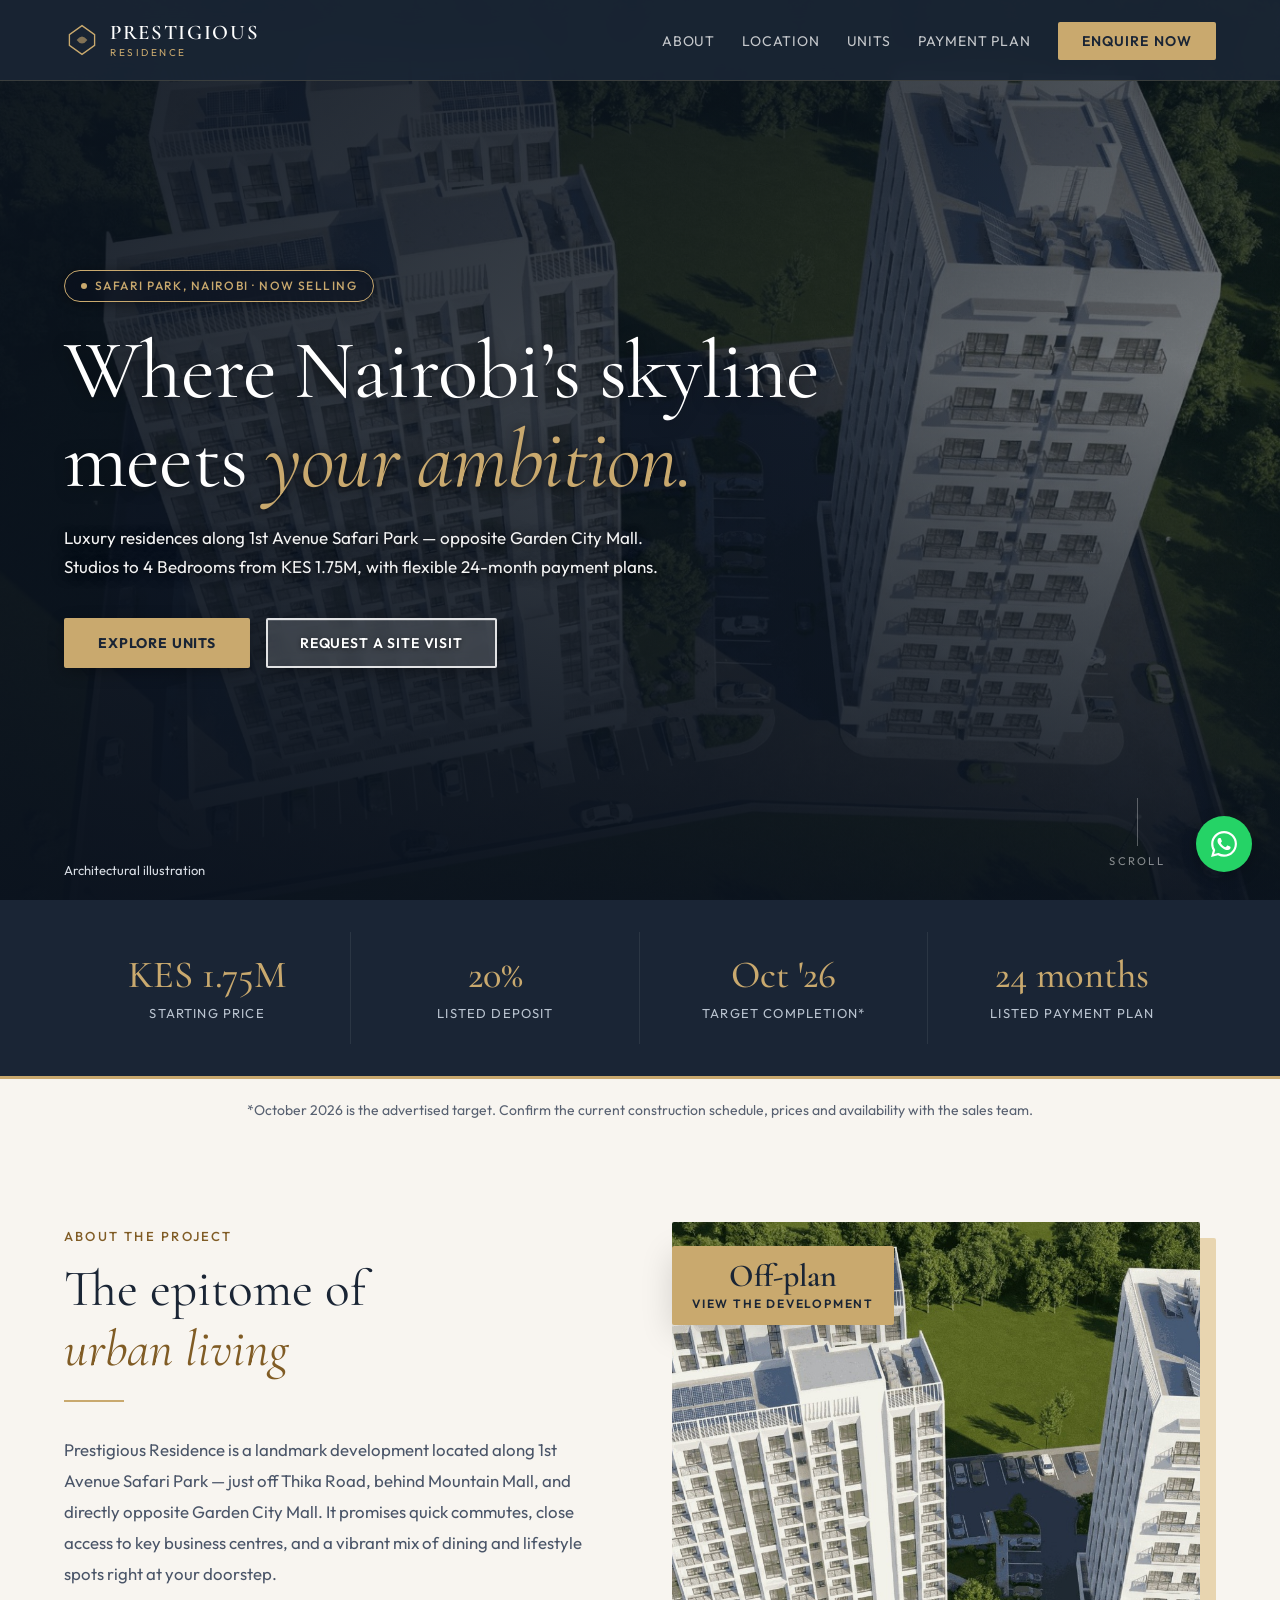
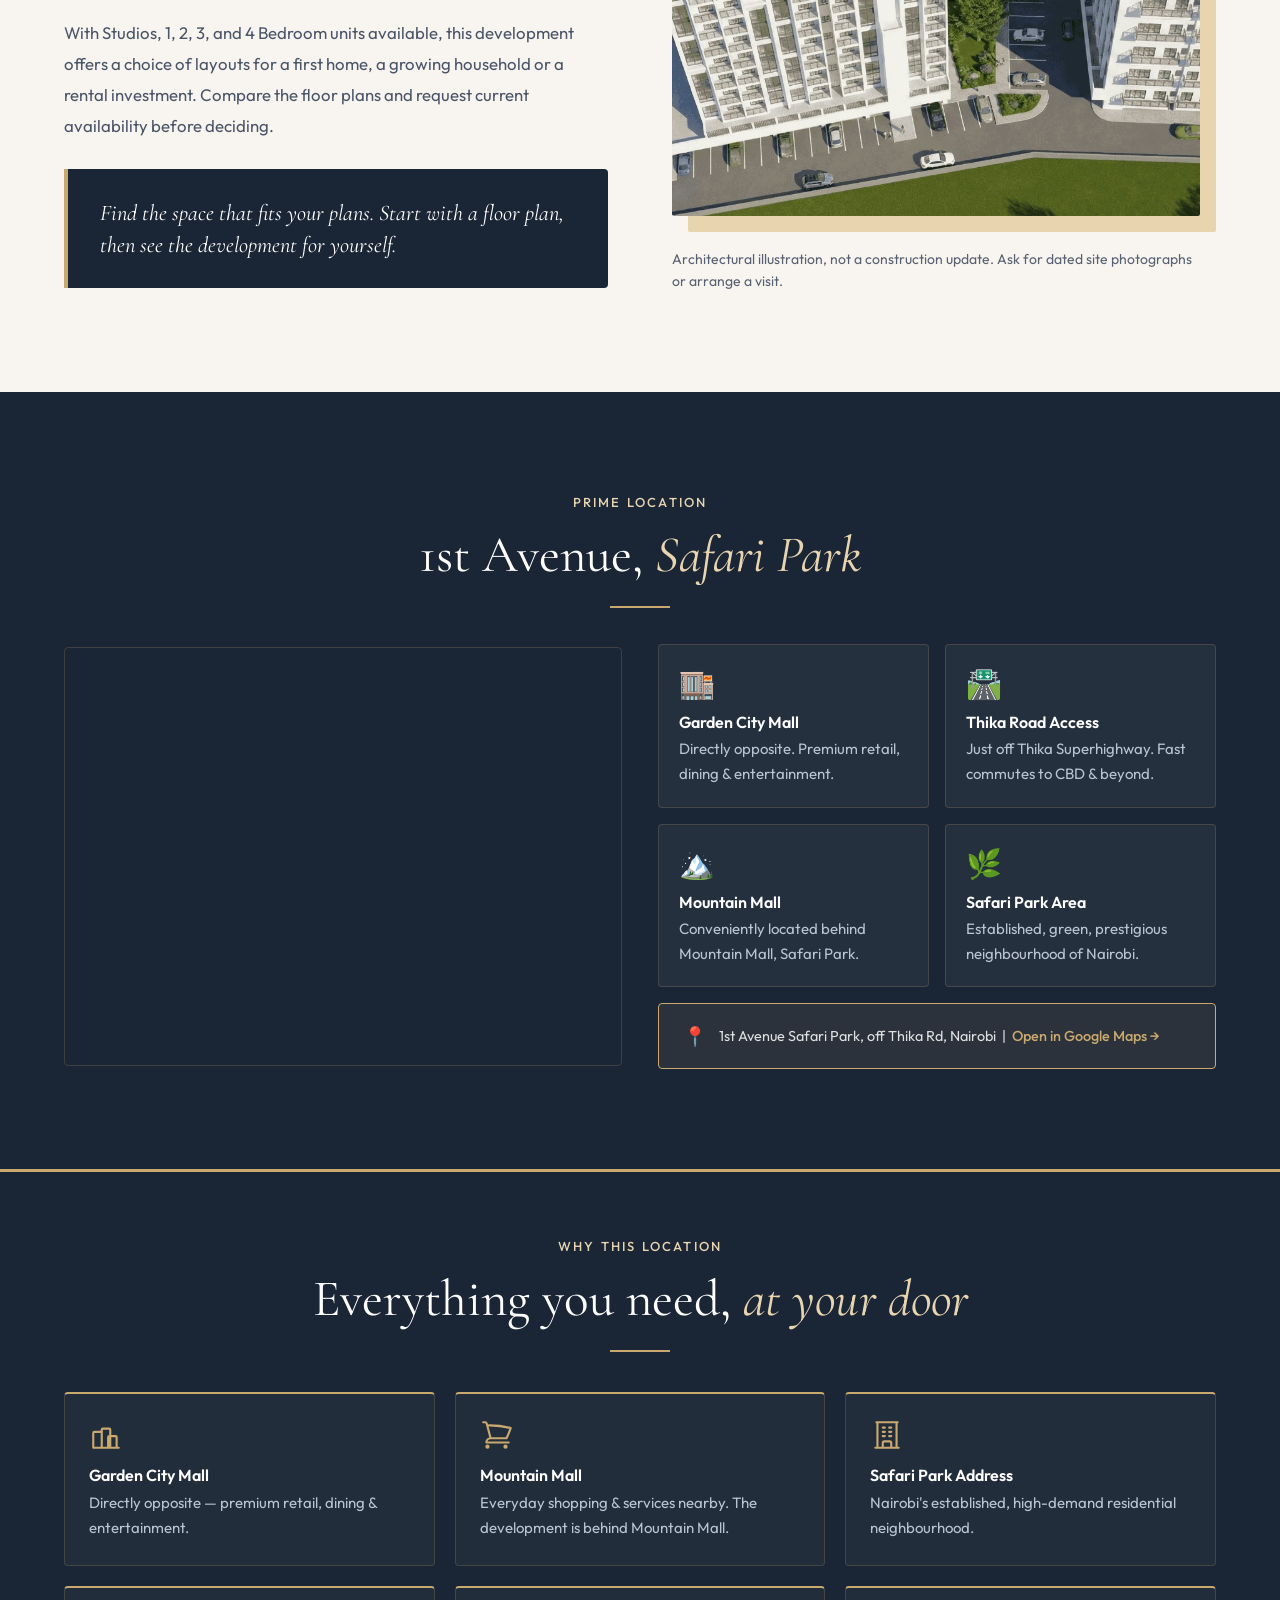
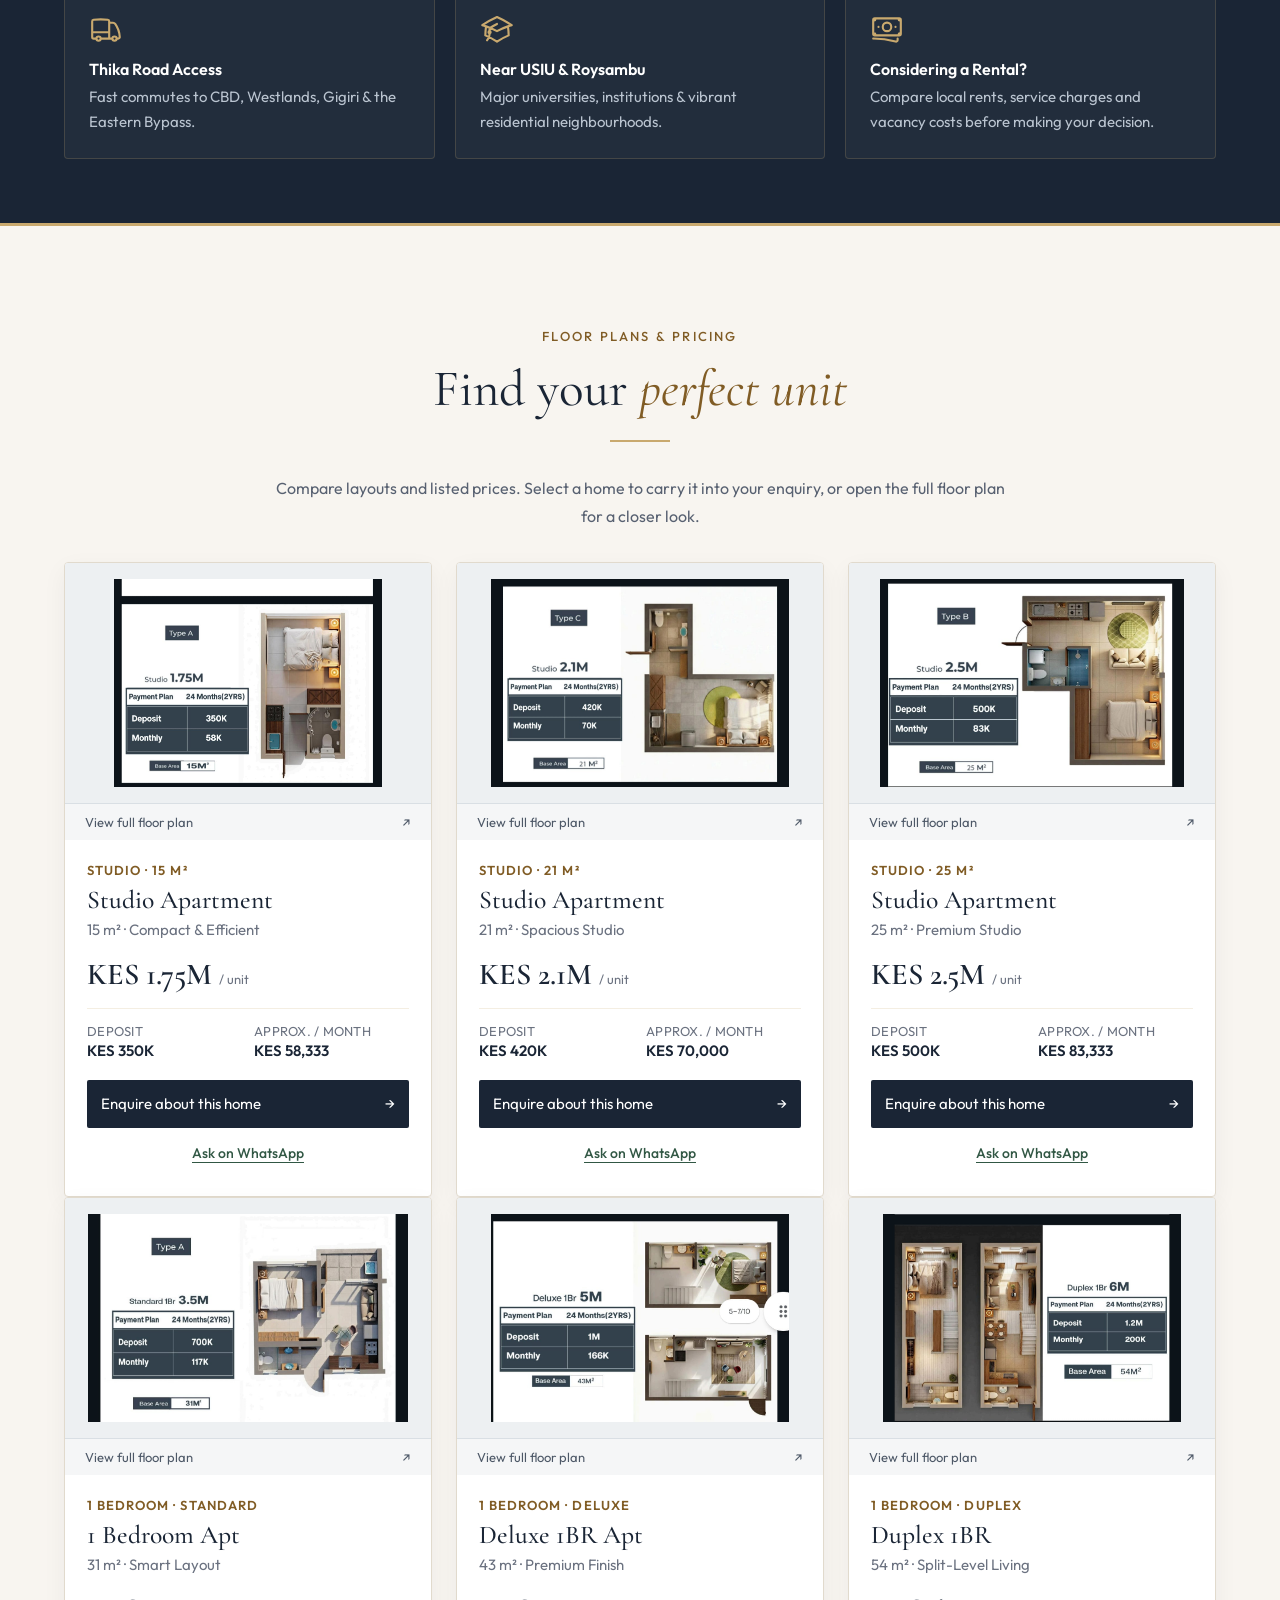
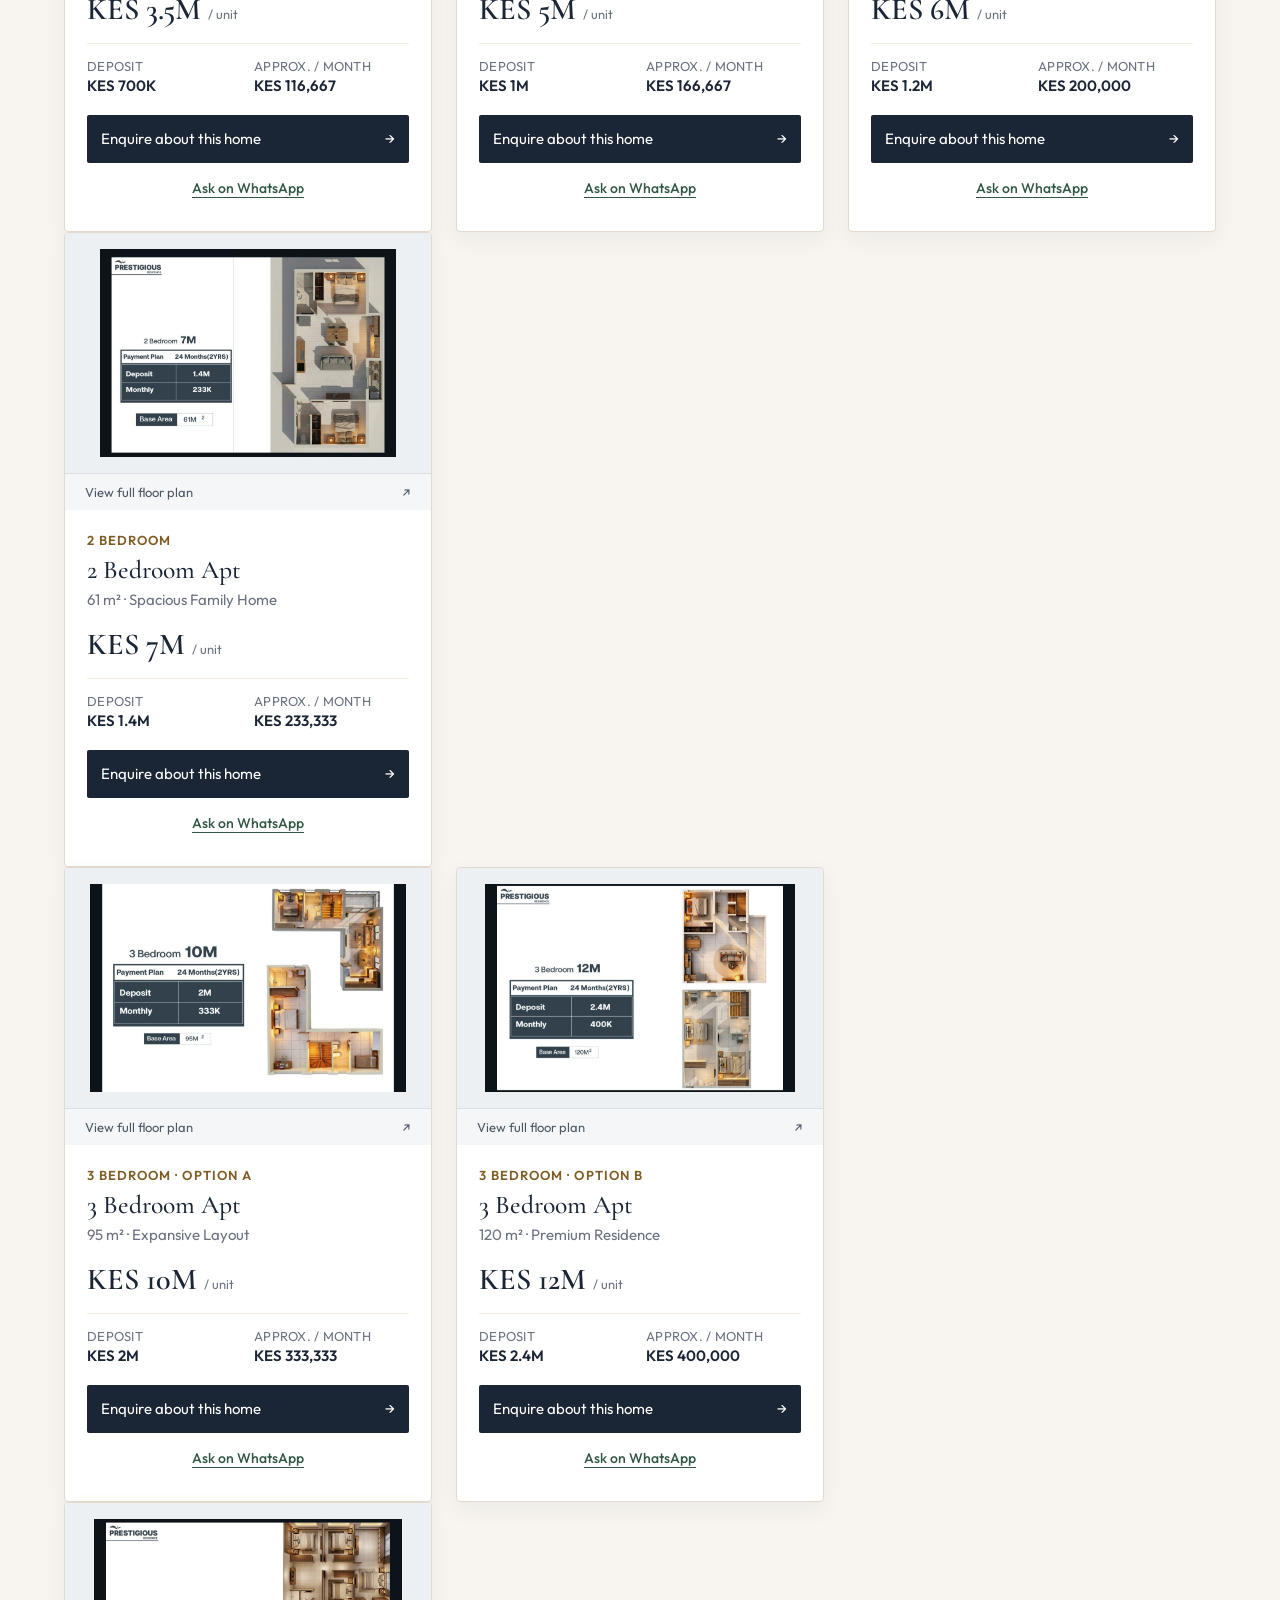
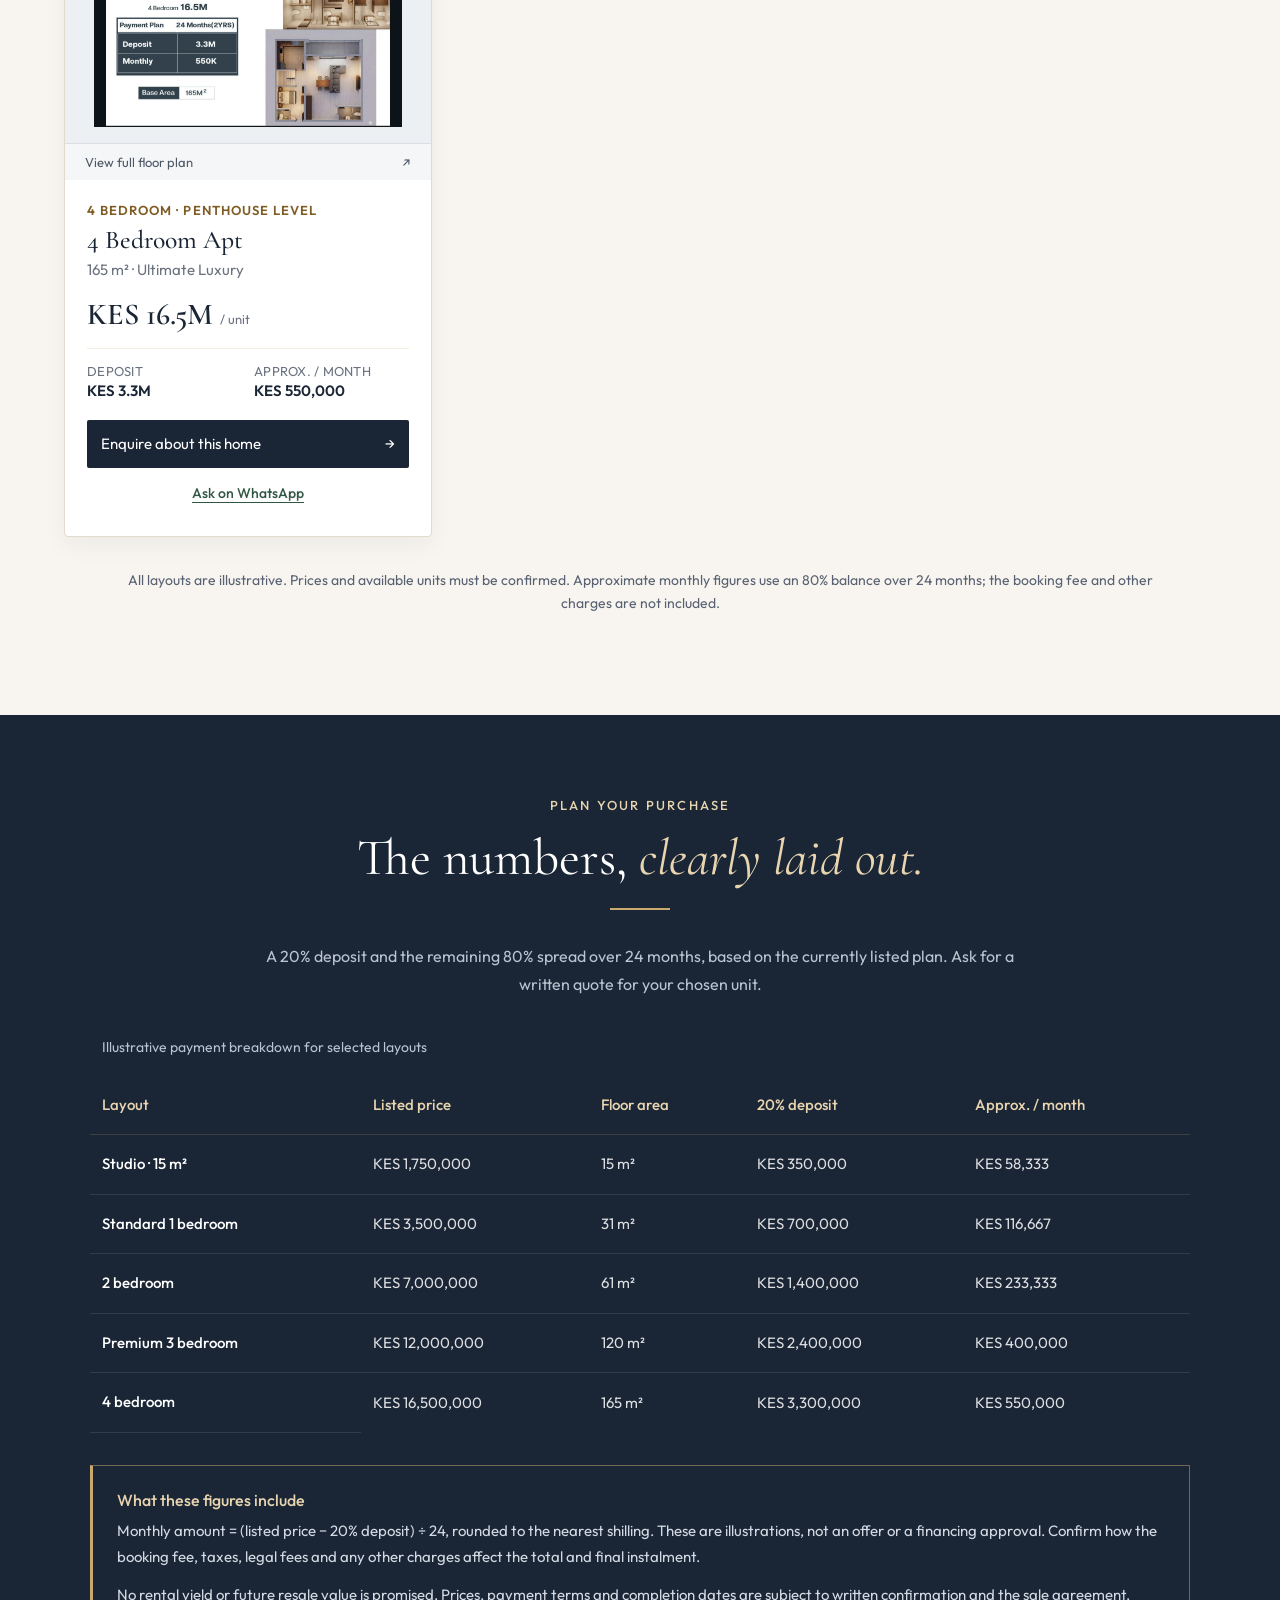
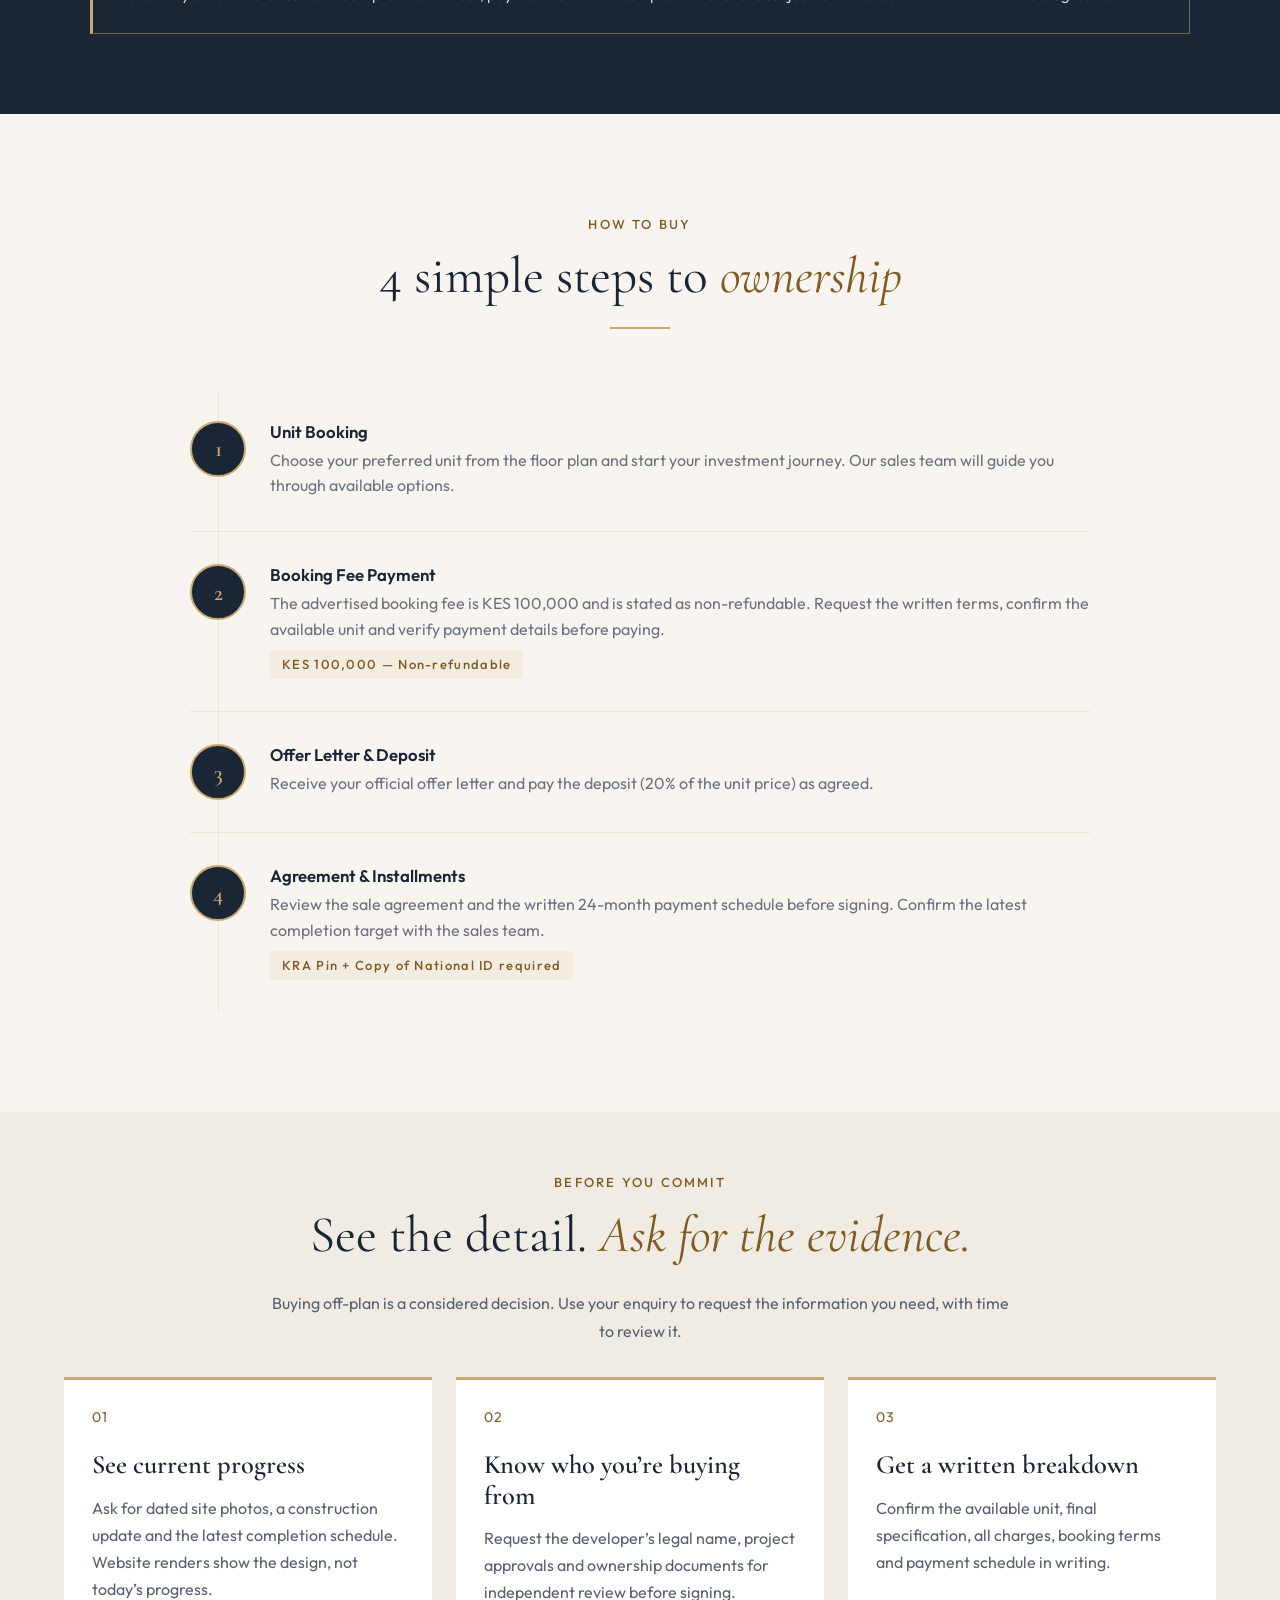
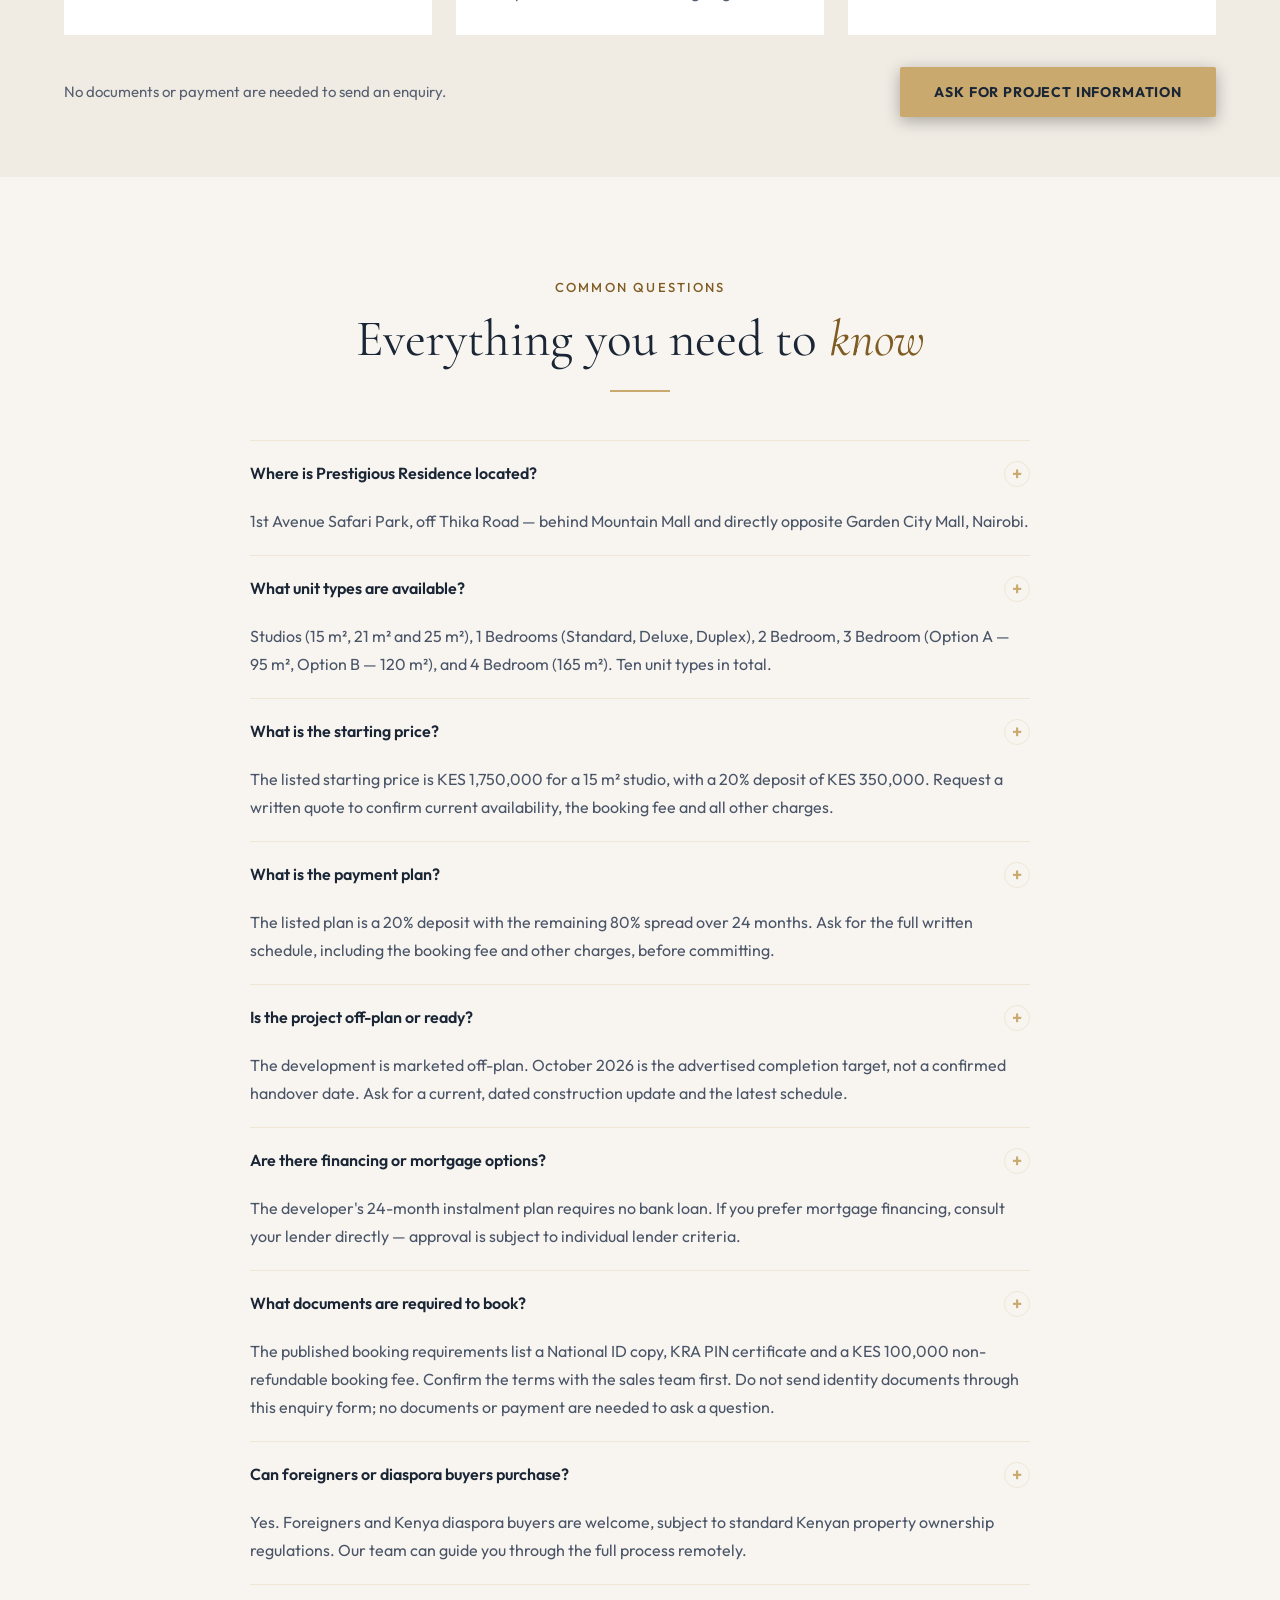
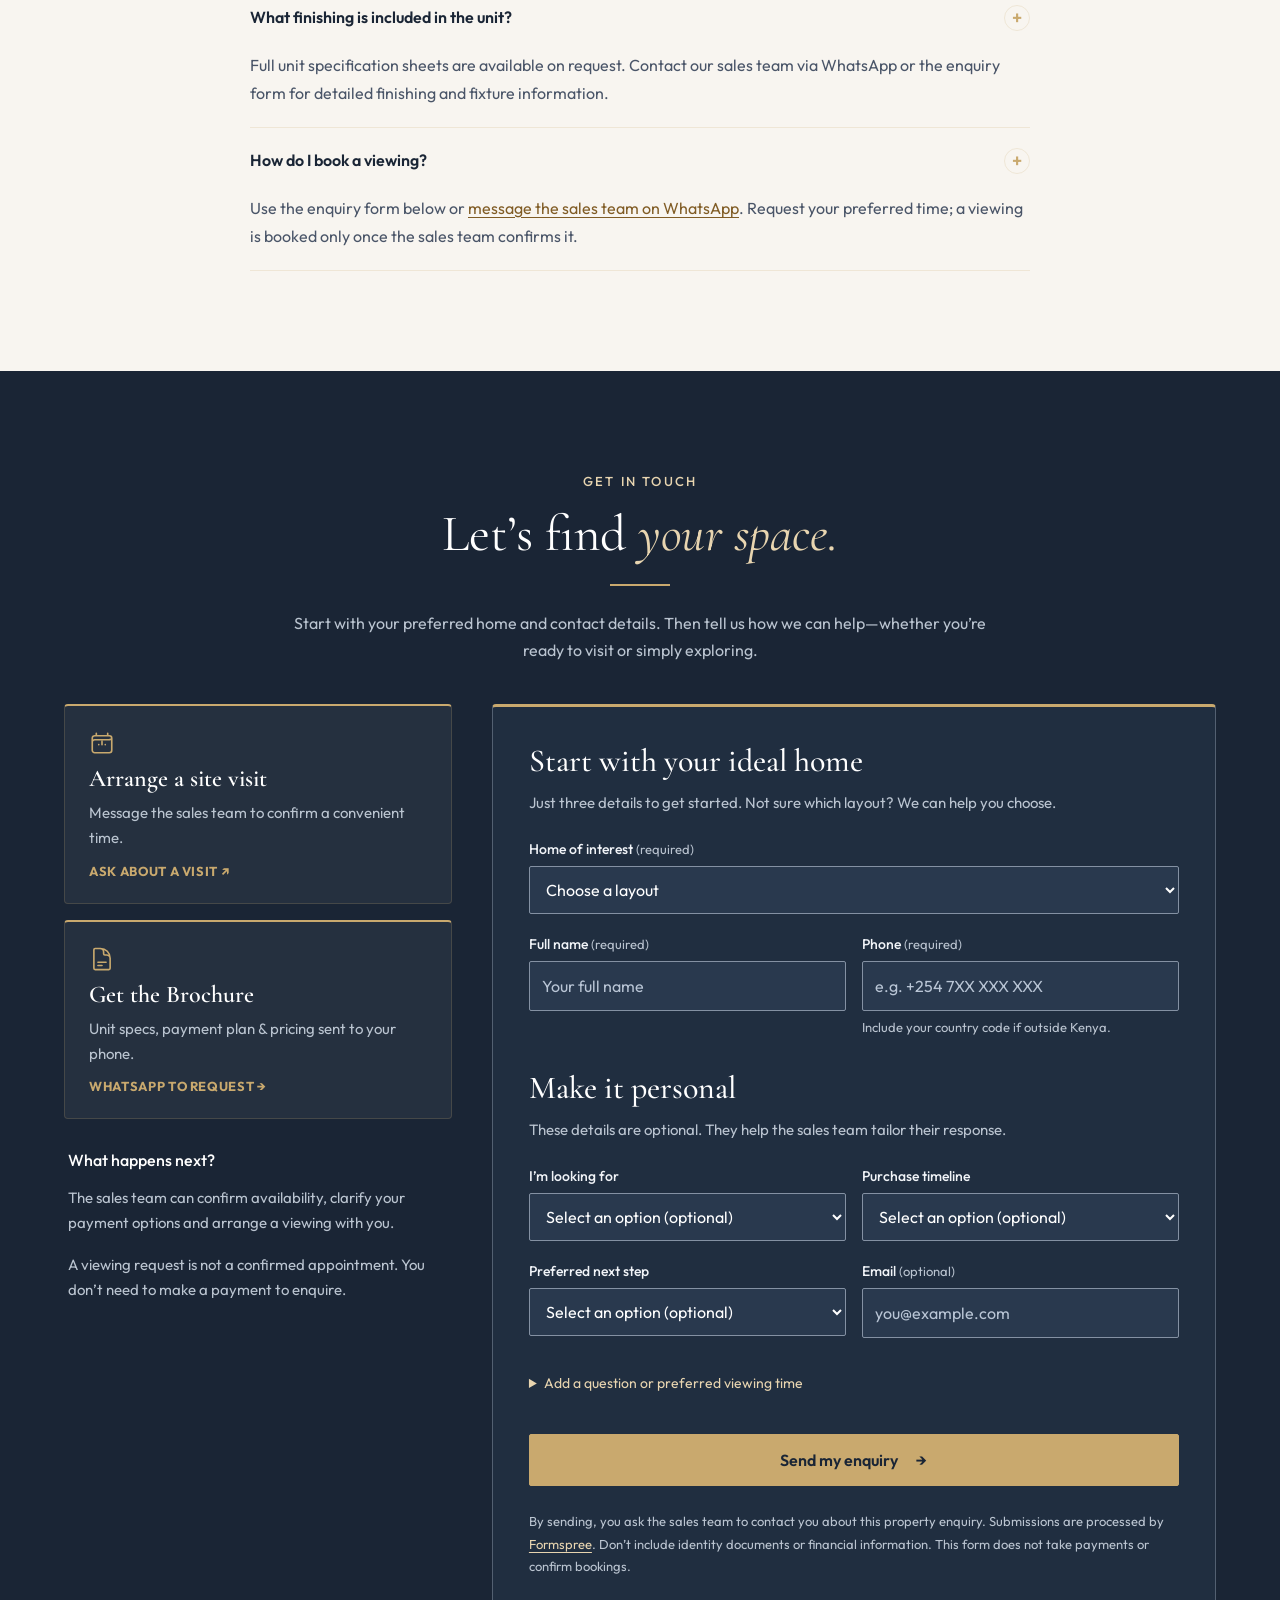
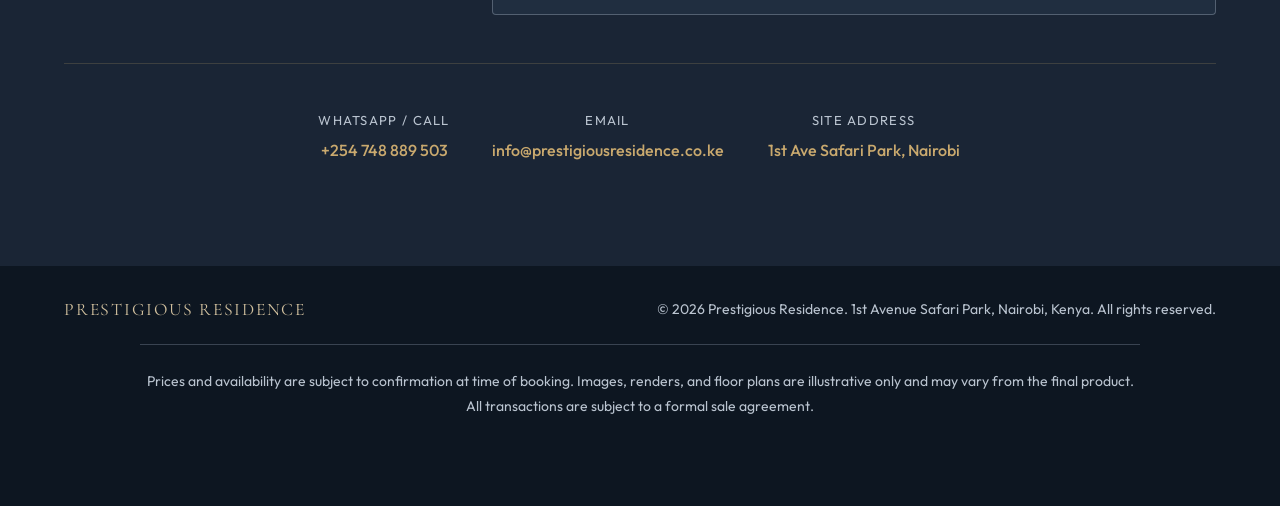
<file: qa-nojs.html>
<!DOCTYPE html>
<html lang="en">
<head>
  <meta charset="UTF-8" />
  <meta name="viewport" content="width=device-width, initial-scale=1.0" />
  <title>Apartments for Sale in Safari Park, Nairobi | Prestigious Residence</title>
  <meta name="description" content="Buy a studio, 1, 2, 3 or 4 bedroom apartment at Prestigious Residence, 1st Avenue Safari Park, Nairobi. From KES 1.75M with a 20% deposit and flexible 24-month payment plan." />
  <meta name="robots" content="index, follow, max-image-preview:large, max-snippet:-1, max-video-preview:-1" />
  <meta name="theme-color" content="#1a2535" />
  <meta property="og:title" content="Prestigious Residence | Safari Park, Nairobi" />
  <meta property="og:description" content="Modern luxury apartments from KES 1.75M. Studios to 4BR. 20% deposit, 24-month flexible payment plan. Off Thika Road, opposite Garden City Mall." />
  <meta property="og:image" content="https://www.prestigiousresidence.co.ke/assets/hero.jpeg" />
  <meta property="og:image:alt" content="Prestigious Residence apartment development in Safari Park, Nairobi" />
  <meta property="og:url" content="https://www.prestigiousresidence.co.ke/" />
  <meta property="og:type" content="website" />
  <meta property="og:image:width" content="1600" />
  <meta property="og:image:height" content="949" />
  <meta name="twitter:card" content="summary_large_image" />
  <meta name="twitter:title" content="Prestigious Residence | Safari Park, Nairobi" />
  <meta name="twitter:description" content="Modern luxury apartments from KES 1.75M. Studios to 4BR. 20% deposit, 24-month flexible payment plan. Off Thika Road, opposite Garden City Mall." />
  <meta name="twitter:image" content="https://www.prestigiousresidence.co.ke/assets/hero.jpeg" />
  <link rel="canonical" href="https://www.prestigiousresidence.co.ke/" />
  
  <link rel="icon" type="image/svg+xml" href="data:image/svg+xml,<svg xmlns='http://www.w3.org/2000/svg' viewBox='0 0 40 40'><rect width='40' height='40' fill='%231a2535'/><path d='M20 4 L34 14 L34 26 L20 36 L6 26 L6 14 Z' stroke='%23c9a96e' stroke-width='1.5' fill='none'/><path d='M14 20 Q20 12 26 20 Q20 28 14 20Z' fill='%23c9a96e' opacity='0.8'/></svg>" />

  <!-- META PIXEL — Replace YOUR_PIXEL_ID and uncomment to activate
  
  <noscript><img height="1" width="1" style="display:none"
    src="https://www.facebook.com/tr?id=YOUR_PIXEL_ID&ev=PageView&noscript=1"/></noscript>
  -->

  <!-- GOOGLE ANALYTICS 4 — Replace G-XXXXXXXXXX and uncomment to activate
  
  
  -->

  <link rel="preconnect" href="https://fonts.googleapis.com">
  <link rel="preconnect" href="https://fonts.gstatic.com" crossorigin>
  <link href="https://fonts.googleapis.com/css2?family=Cormorant+Garamond:ital,wght@0,300;0,400;0,500;0,600;1,300;1,400&family=Outfit:wght@300;400;500;600&display=swap" rel="stylesheet">

  <style>
    :root {
      --navy: #1a2535;
      --navy-light: #253347;
      --gold: #c9a96e;
      --gold-light: #e8d5b0;
      --cream: #f8f5f0;
      --white: #ffffff;
      --text: #2d2d2d;
      --text-muted: #6b7280;
      --border: rgba(201, 169, 110, 0.2);
    }

    * { margin: 0; padding: 0; box-sizing: border-box; }

    html { scroll-behavior: smooth; }

    body {
      font-family: 'Outfit', sans-serif;
      background: var(--cream);
      color: var(--text);
      overflow-x: hidden;
    }

    /* ── NAV ── */
    nav {
      position: fixed; top: 0; left: 0; right: 0; z-index: 100;
      padding: 20px 5%;
      display: flex; align-items: center; justify-content: space-between;
      background: rgba(26, 37, 53, 0.92);
      backdrop-filter: blur(12px);
      border-bottom: 1px solid var(--border);
      transition: all 0.3s;
    }

    .nav-logo {
      display: flex; align-items: center; gap: 10px;
    }
    .nav-logo-icon {
      width: 36px; height: 36px;
    }
    .nav-logo-text {
      font-family: 'Cormorant Garamond', serif;
      font-size: 1.3rem; font-weight: 600;
      color: var(--white); letter-spacing: 0.08em;
      text-transform: uppercase;
    }
    .nav-logo-sub {
      font-size: 0.55rem; letter-spacing: 0.25em;
      color: var(--gold); text-transform: uppercase;
      display: block; margin-top: -3px;
    }

    .nav-links {
      display: flex; gap: 36px; list-style: none;
    }
    .nav-links a {
      color: rgba(255,255,255,0.75); text-decoration: none;
      font-size: 0.8rem; letter-spacing: 0.12em; text-transform: uppercase;
      font-weight: 400; transition: color 0.2s;
    }
    .nav-links a:hover { color: var(--gold); }

    .nav-cta {
      background: var(--gold); color: var(--navy) !important;
      padding: 10px 24px; border-radius: 2px;
      font-weight: 600 !important; letter-spacing: 0.08em !important;
      transition: background 0.2s !important;
    }
    .nav-cta:hover { background: var(--gold-light) !important; color: var(--navy) !important; }

    .hamburger {
      display: none; flex-direction: column; gap: 5px; cursor: pointer;
      appearance: none; border: 0; padding: 8px; background: transparent;
    }
    .hamburger span { width: 24px; height: 2px; background: white; transition: 0.3s; }

    /* ── HERO ── */
    .hero {
      height: 100vh; min-height: 700px;
      position: relative; display: flex; align-items: flex-end;
      overflow: hidden;
    }

    .hero-bg {
      position: absolute; inset: 0;
      background:
        linear-gradient(
          to right,
          rgba(10,18,30,0.88) 0%,
          rgba(10,18,30,0.70) 55%,
          rgba(10,18,30,0.40) 100%
        ),
        linear-gradient(
          to bottom,
          rgba(10,18,30,0.50) 0%,
          rgba(10,18,30,0.20) 40%,
          rgba(10,18,30,0.88) 100%
        ),
        url('./assets/building-day.jpeg') center/cover no-repeat;
    }

    .hero-content {
      position: relative; z-index: 2;
      padding: 0 5% 80px;
      max-width: 800px;
    }

    .hero-badge {
      display: inline-flex; align-items: center; gap: 8px;
      background: rgba(10,18,30,0.6);
      backdrop-filter: blur(8px);
      border: 1px solid var(--gold);
      padding: 6px 16px; border-radius: 100px;
      margin-bottom: 24px;
      box-shadow: 0 2px 12px rgba(0,0,0,0.4);
    }
    .hero-badge span {
      font-size: 0.7rem; letter-spacing: 0.2em; text-transform: uppercase;
      color: var(--gold); font-weight: 500;
    }
    .hero-badge-dot {
      width: 6px; height: 6px; border-radius: 50%;
      background: var(--gold); animation: pulse 2s infinite;
    }
    @keyframes pulse {
      0%, 100% { opacity: 1; } 50% { opacity: 0.3; }
    }

    .hero h1 {
      font-family: 'Cormorant Garamond', serif;
      font-size: clamp(3rem, 7vw, 6rem);
      font-weight: 400; color: var(--white);
      line-height: 1.05; letter-spacing: -0.01em;
      margin-bottom: 20px;
      text-shadow:
        0 2px 8px rgba(0,0,0,0.6),
        0 4px 24px rgba(0,0,0,0.5),
        0 8px 48px rgba(0,0,0,0.4);
    }
    .hero h1 em {
      font-style: italic; color: var(--gold);
      text-shadow:
        0 2px 8px rgba(0,0,0,0.5),
        0 4px 20px rgba(0,0,0,0.4);
    }

    .hero-sub {
      font-size: 1rem; color: rgba(255,255,255,0.95);
      font-weight: 400; line-height: 1.6; margin-bottom: 36px;
      max-width: 520px;
      text-shadow: 0 1px 6px rgba(0,0,0,0.6), 0 2px 16px rgba(0,0,0,0.4);
    }

    .hero-actions {
      display: flex; gap: 16px; flex-wrap: wrap;
    }
    .btn-primary {
      background: var(--gold); color: var(--navy);
      padding: 14px 32px; border-radius: 2px;
      font-size: 0.85rem; font-weight: 700; letter-spacing: 0.1em;
      text-transform: uppercase; text-decoration: none;
      transition: all 0.2s; display: inline-block;
      border: 2px solid var(--gold);
      box-shadow: 0 4px 16px rgba(0,0,0,0.3);
    }
    .btn-primary:hover { background: transparent; color: var(--gold); }
    .btn-outline {
      background: rgba(255,255,255,0.15);
      backdrop-filter: blur(8px);
      color: white;
      padding: 14px 32px; border-radius: 2px;
      font-size: 0.85rem; font-weight: 600; letter-spacing: 0.1em;
      text-transform: uppercase; text-decoration: none;
      transition: all 0.2s; display: inline-block;
      border: 2px solid rgba(255,255,255,0.85);
      box-shadow: 0 4px 16px rgba(0,0,0,0.3), inset 0 1px 0 rgba(255,255,255,0.15);
      text-shadow: 0 1px 4px rgba(0,0,0,0.5);
    }
    .btn-outline:hover {
      background: rgba(255,255,255,0.25);
      border-color: white;
    }

    .hero-scroll {
      position: absolute; bottom: 32px; right: 5%;
      display: flex; flex-direction: column; align-items: center; gap: 8px;
      color: rgba(255,255,255,0.5); font-size: 0.7rem; letter-spacing: 0.2em; text-transform: uppercase;
    }
    .scroll-line {
      width: 1px; height: 48px; background: rgba(255,255,255,0.3);
      position: relative; overflow: hidden;
    }
    .scroll-line::after {
      content: ''; position: absolute; top: -100%; width: 100%; height: 50%;
      background: var(--gold);
      animation: scroll-down 2s infinite;
    }
    @keyframes scroll-down {
      to { top: 200%; }
    }

    /* ── STATS BAR ── */
    .stats-bar {
      background: var(--navy);
      padding: 32px 5%;
      display: grid; grid-template-columns: repeat(4, 1fr);
      gap: 1px; border-bottom: 3px solid var(--gold);
    }
    .stat-item {
      padding: 20px 28px; text-align: center;
      border-right: 1px solid rgba(255,255,255,0.08);
    }
    .stat-item:last-child { border-right: none; }
    .stat-number {
      font-family: 'Cormorant Garamond', serif;
      font-size: 2.4rem; font-weight: 500; color: var(--gold);
      line-height: 1;
    }
    .stat-label {
      font-size: 0.72rem; color: rgba(255,255,255,0.5);
      letter-spacing: 0.15em; text-transform: uppercase;
      margin-top: 6px;
    }

    /* ── SECTION HEADERS ── */
    .section-header {
      text-align: center; margin-bottom: 60px;
    }
    .section-eyebrow {
      font-size: 0.7rem; letter-spacing: 0.25em; text-transform: uppercase;
      color: var(--gold); font-weight: 500; margin-bottom: 12px;
      display: block;
    }
    .section-title {
      font-family: 'Cormorant Garamond', serif;
      font-size: clamp(2rem, 4vw, 3.2rem);
      font-weight: 400; color: var(--navy);
      line-height: 1.1;
    }
    .section-title em { font-style: italic; color: var(--gold); }
    .section-line {
      width: 60px; height: 2px; background: var(--gold);
      margin: 20px auto 0;
    }

    /* ── ABOUT ── */
    .about {
      padding: 100px 5%;
      display: grid; grid-template-columns: 1fr 1fr; gap: 80px; align-items: center;
      max-width: 1300px; margin: 0 auto;
    }
    .about-text .section-header { text-align: left; }
    .about-text .section-line { margin-left: 0; }
    .about-desc {
      font-size: 1.05rem; line-height: 1.85; color: #4a5568;
      margin-bottom: 28px; font-weight: 300;
    }
    .about-highlight {
      background: var(--navy); color: white;
      padding: 28px 32px; border-left: 4px solid var(--gold);
      border-radius: 0 4px 4px 0;
      font-family: 'Cormorant Garamond', serif;
      font-size: 1.4rem; font-style: italic; line-height: 1.4;
    }

    .about-visual {
      position: relative;
    }
    .about-img-main {
      width: 100%; aspect-ratio: 4/5;
      object-fit: cover; border-radius: 2px;
      box-shadow: 24px 24px 0 var(--gold-light);
    }
    .about-badge {
      position: absolute; bottom: -20px; left: -20px;
      background: var(--gold); padding: 20px 24px;
      text-align: center; border-radius: 2px;
      box-shadow: 0 8px 32px rgba(0,0,0,0.15);
    }
    .about-badge-num {
      font-family: 'Cormorant Garamond', serif;
      font-size: 2rem; font-weight: 600; color: var(--navy);
      line-height: 1;
    }
    .about-badge-text {
      font-size: 0.65rem; text-transform: uppercase;
      letter-spacing: 0.15em; color: var(--navy); font-weight: 600;
      margin-top: 4px;
    }

    /* ── LOCATION ── */
    .location {
      background: var(--navy); padding: 100px 5%;
    }
    .location-inner {
      max-width: 1300px; margin: 0 auto;
    }
    .location .section-title { color: white; }
    .location-grid {
      display: grid; grid-template-columns: 1fr 1fr; gap: 60px; align-items: center;
      margin-top: 60px;
    }
    .location-map {
      aspect-ratio: 4/3; border-radius: 4px; overflow: hidden;
      border: 1px solid var(--border);
    }
    .location-map iframe {
      width: 100%; height: 100%; border: none;
    }
    .location-perks {
      display: grid; grid-template-columns: 1fr 1fr; gap: 20px;
    }
    .perk-card {
      background: rgba(255,255,255,0.05);
      border: 1px solid var(--border);
      padding: 24px; border-radius: 4px;
      transition: background 0.2s;
    }
    .perk-card:hover { background: rgba(201,169,110,0.1); }
    .perk-icon { font-size: 1.8rem; margin-bottom: 10px; }
    .perk-title {
      font-size: 0.85rem; font-weight: 600; color: white;
      margin-bottom: 4px;
    }
    .perk-desc {
      font-size: 0.78rem; color: rgba(255,255,255,0.5); line-height: 1.5;
    }
    .location-address {
      grid-column: 1 / -1;
      background: rgba(201,169,110,0.1);
      border: 1px solid var(--gold);
      padding: 20px 24px; border-radius: 4px;
      display: flex; align-items: center; gap: 12px;
    }
    .location-address p {
      color: rgba(255,255,255,0.85); font-size: 0.9rem;
    }
    .location-address a {
      color: var(--gold); text-decoration: none; font-weight: 500;
    }

    /* ── UNITS ── */
    .units { padding: 100px 5%; }
    .units-inner { max-width: 1300px; margin: 0 auto; }

    .unit-tabs {
      display: flex; gap: 0; margin-bottom: 48px;
      border-bottom: 2px solid var(--border);
      overflow-x: auto; padding-bottom: 0;
    }
    .unit-tab {
      padding: 12px 24px; font-size: 0.8rem; letter-spacing: 0.1em;
      text-transform: uppercase; font-weight: 500; cursor: pointer;
      color: var(--text-muted); border-bottom: 2px solid transparent;
      margin-bottom: -2px; white-space: nowrap;
      background: none; border-top: none; border-left: none; border-right: none;
      transition: all 0.2s;
    }
    .unit-tab.active {
      color: var(--navy); border-bottom-color: var(--gold);
    }
    .unit-tab:hover { color: var(--navy); }

    .unit-panels > div { display: none; }
    .unit-panels > div.active { display: grid; }

    .units-grid {
      grid-template-columns: repeat(auto-fill, minmax(300px, 1fr));
      gap: 28px;
    }

    .unit-card {
      background: white; border-radius: 4px;
      overflow: hidden; box-shadow: 0 2px 16px rgba(0,0,0,0.06);
      transition: transform 0.2s, box-shadow 0.2s;
      border: 1px solid rgba(0,0,0,0.06);
    }
    .unit-card:hover {
      transform: translateY(-4px);
      box-shadow: 0 12px 40px rgba(0,0,0,0.12);
    }
    .unit-card-img {
      aspect-ratio: 16/10; overflow: hidden; background: #eee;
    }
    .unit-card-img img {
      width: 100%; height: 100%; object-fit: cover;
      transition: transform 0.4s;
    }
    .unit-card:hover .unit-card-img img { transform: scale(1.04); }

    .unit-card-body { padding: 24px; }
    .unit-card-type {
      font-size: 0.7rem; text-transform: uppercase; letter-spacing: 0.2em;
      color: var(--gold); font-weight: 600; margin-bottom: 6px;
    }
    .unit-card-name {
      font-family: 'Cormorant Garamond', serif;
      font-size: 1.5rem; font-weight: 500; color: var(--navy);
      margin-bottom: 4px;
    }
    .unit-card-size {
      font-size: 0.8rem; color: var(--text-muted); margin-bottom: 16px;
    }
    .unit-card-price {
      font-size: 1.6rem; font-weight: 600; color: var(--navy);
      font-family: 'Cormorant Garamond', serif;
    }
    .unit-card-price span { font-size: 0.8rem; font-family: 'Outfit', sans-serif; color: var(--text-muted); font-weight: 400; }
    .unit-card-plan {
      margin-top: 16px; padding-top: 16px;
      border-top: 1px solid var(--border);
      display: grid; grid-template-columns: 1fr 1fr; gap: 12px;
    }
    .plan-item { }
    .plan-label {
      font-size: 0.68rem; text-transform: uppercase; letter-spacing: 0.12em;
      color: var(--text-muted); margin-bottom: 2px;
    }
    .plan-value {
      font-size: 0.95rem; font-weight: 600; color: var(--navy);
    }
    .unit-card-cta {
      display: block; text-align: center; margin-top: 20px;
      padding: 12px; background: var(--navy); color: white;
      text-decoration: none; font-size: 0.8rem;
      letter-spacing: 0.12em; text-transform: uppercase; font-weight: 500;
      border-radius: 2px; transition: background 0.2s;
    }
    .unit-card-cta:hover { background: var(--gold); color: var(--navy); }

    /* ── CAPITAL GAINS ── */
    .capital { background: var(--navy); padding: 80px 5%; }
    .capital-inner { max-width: 1100px; margin: 0 auto; }
    .capital .section-title { color: white; }
    .capital-table {
      margin-top: 48px;
      width: 100%; border-collapse: collapse;
    }
    .capital-table th {
      text-align: left; padding: 14px 20px;
      font-size: 0.72rem; letter-spacing: 0.15em; text-transform: uppercase;
      color: rgba(255,255,255,0.5); font-weight: 500;
      border-bottom: 1px solid var(--border);
    }
    .capital-table td {
      padding: 18px 20px;
      font-size: 0.95rem; color: rgba(255,255,255,0.85);
      border-bottom: 1px solid rgba(255,255,255,0.05);
    }
    .capital-table tr:last-child td { border-bottom: none; }
    .capital-table .gain-val {
      color: #4ade80; font-weight: 600;
    }
    .capital-table tr:hover td { background: rgba(255,255,255,0.03); }

    /* ── PROCESS ── */
    .process { padding: 100px 5%; }
    .process-inner { max-width: 900px; margin: 0 auto; }
    .process-steps {
      margin-top: 60px; display: flex; flex-direction: column; gap: 0;
      position: relative;
    }
    .process-steps::before {
      content: ''; position: absolute; left: 28px; top: 0; bottom: 0; width: 1px;
      background: var(--border);
    }
    .process-step {
      display: flex; gap: 32px; align-items: flex-start;
      padding: 32px 0;
      border-bottom: 1px solid var(--border);
    }
    .process-step:last-child { border-bottom: none; }
    .step-num {
      width: 56px; height: 56px; border-radius: 50%;
      background: var(--navy); color: var(--gold);
      display: flex; align-items: center; justify-content: center;
      font-family: 'Cormorant Garamond', serif;
      font-size: 1.4rem; font-weight: 600;
      flex-shrink: 0; position: relative; z-index: 1;
      border: 2px solid var(--gold);
    }
    .step-content { }
    .step-title {
      font-size: 1.05rem; font-weight: 600; color: var(--navy);
      margin-bottom: 6px;
    }
    .step-desc {
      font-size: 0.9rem; color: var(--text-muted); line-height: 1.6;
    }
    .step-tag {
      display: inline-block; margin-top: 8px;
      background: rgba(201,169,110,0.12); color: var(--gold);
      padding: 4px 12px; border-radius: 100px;
      font-size: 0.72rem; letter-spacing: 0.1em; font-weight: 500;
    }

    /* ── REQUIREMENTS ── */
    .requirements {
      background: #f0ece4; padding: 60px 5%;
      text-align: center;
    }
    .req-cards {
      display: flex; gap: 24px; justify-content: center;
      flex-wrap: wrap; margin-top: 36px;
    }
    .req-card {
      background: white; padding: 28px 36px; border-radius: 4px;
      box-shadow: 0 2px 12px rgba(0,0,0,0.06);
      border-top: 3px solid var(--gold);
    }
    .req-card-icon { font-size: 2rem; margin-bottom: 10px; }
    .req-card-title { font-size: 1rem; font-weight: 600; color: var(--navy); }
    .req-card-desc { font-size: 0.82rem; color: var(--text-muted); margin-top: 4px; }

    /* ── CONTACT ── */
    .contact {
      background: var(--navy); padding: 100px 5%;
    }
    .contact-inner {
      max-width: 800px; margin: 0 auto; text-align: center;
    }
    .contact .section-title { color: white; }
    .contact-desc {
      font-size: 1rem; color: rgba(255,255,255,0.65); margin-top: 20px;
      margin-bottom: 48px; line-height: 1.7;
    }
    .contact-form {
      display: grid; grid-template-columns: 1fr 1fr; gap: 16px;
    }
    .form-group {
      display: flex; flex-direction: column; gap: 6px;
    }
    .form-group.full { grid-column: 1 / -1; }
    .form-group label {
      font-size: 0.72rem; text-transform: uppercase; letter-spacing: 0.12em;
      color: rgba(255,255,255,0.5); font-weight: 500;
    }
    .form-group input,
    .form-group select,
    .form-group textarea {
      background: rgba(255,255,255,0.07);
      border: 1px solid rgba(255,255,255,0.15);
      padding: 14px 16px; border-radius: 2px;
      color: white; font-family: 'Outfit', sans-serif;
      font-size: 0.9rem; outline: none;
      transition: border-color 0.2s;
    }
    .form-group input:focus,
    .form-group select:focus,
    .form-group textarea:focus {
      border-color: var(--gold);
    }
    .form-group select option { background: var(--navy); }
    .form-group textarea { resize: none; height: 100px; }
    .form-submit {
      grid-column: 1 / -1; margin-top: 8px;
    }
    .form-submit button {
      width: 100%; padding: 16px; background: var(--gold);
      color: var(--navy); border: none; border-radius: 2px;
      font-family: 'Outfit', sans-serif; font-size: 0.9rem;
      font-weight: 700; letter-spacing: 0.12em; text-transform: uppercase;
      cursor: pointer; transition: background 0.2s;
    }
    .form-submit button:hover { background: var(--gold-light); }
    .form-trust {
      grid-column: 1 / -1; display: flex; gap: 20px; flex-wrap: wrap;
      color: rgba(255,255,255,0.62); font-size: 0.78rem; line-height: 1.5;
    }
    .form-trust span { display: inline-flex; align-items: center; gap: 7px; }
    .form-status {
      grid-column: 1 / -1; display: none; padding: 16px 18px;
      border: 1px solid rgba(201,169,110,.35); background: rgba(201,169,110,.08);
      color: white; line-height: 1.55;
    }
    .form-status.visible { display: block; }
    .contact-alt {
      margin-top: 48px; padding-top: 48px;
      border-top: 1px solid var(--border);
      display: flex; gap: 32px; justify-content: center; flex-wrap: wrap;
    }
    .contact-method { text-align: center; }
    .contact-method-label {
      font-size: 0.68rem; text-transform: uppercase; letter-spacing: 0.15em;
      color: rgba(255,255,255,0.4); margin-bottom: 6px;
    }
    .contact-method-value {
      color: var(--gold); font-size: 0.95rem; font-weight: 500;
      text-decoration: none;
    }

    /* ── FOOTER ── */
    footer {
      background: #0d1621; padding: 32px 5%;
      display: flex; justify-content: space-between; align-items: center;
      flex-wrap: wrap; gap: 16px;
    }
    .footer-brand {
      font-family: 'Cormorant Garamond', serif;
      font-size: 1.1rem; color: rgba(255,255,255,0.4);
      letter-spacing: 0.1em;
    }
    .footer-note {
      font-size: 0.72rem; color: rgba(255,255,255,0.25);
    }

    /* ── FLOATING WHATSAPP ── */
    .whatsapp-float {
      position: fixed; bottom: 28px; right: 28px; z-index: 999;
      background: #25d366; color: white;
      width: 56px; height: 56px; border-radius: 50%;
      display: flex; align-items: center; justify-content: center;
      font-size: 1.6rem; text-decoration: none;
      box-shadow: 0 4px 20px rgba(37,211,102,0.4);
      animation: float 3s ease-in-out infinite;
    }
    @keyframes float {
      0%, 100% { transform: translateY(0); }
      50% { transform: translateY(-6px); }
    }

    /* ── RESPONSIVE ── */
    @media (max-width: 900px) {
      .nav-links { display: none; }
      .hamburger { display: flex; }
      .stats-bar { grid-template-columns: repeat(2, 1fr); }
      .about { grid-template-columns: 1fr; gap: 48px; padding: 60px 5%; }
      .about-visual { order: -1; }
      .about-badge { bottom: -10px; left: -10px; }
      .location-grid { grid-template-columns: 1fr; }
      .contact-form { grid-template-columns: 1fr; }
      .form-group.full { grid-column: 1; }
      .form-submit { grid-column: 1; }
      .capital-table { font-size: 0.8rem; }
      .capital-table th, .capital-table td { padding: 12px 10px; }
      .units { padding: 60px 5%; }
      .location { padding: 60px 5%; }
      .process { padding: 60px 5%; }
      .contact { padding: 60px 5%; }
    }

    @media (max-width: 600px) {
      /* Core layout fix — stops white space on right */
      html, body { overflow-x: hidden; max-width: 100%; }
      section, div, nav, footer { max-width: 100%; }

      .stats-bar { grid-template-columns: 1fr 1fr; }
      .stat-item { padding: 16px 10px; }
      .stat-number { font-size: 1.6rem; }

      /* Hero */
      .hero { min-height: 100svh; }
      .hero-content { padding: 0 5% 60px; }
      .hero h1 { font-size: 2.4rem; }
      .hero-sub { font-size: 0.9rem; }
      .hero-actions { flex-direction: column; }
      .btn-primary, .btn-outline { width: 100%; text-align: center; }
      .hero-scroll { display: none; }

      /* About */
      .about { padding: 48px 5%; }
      .about-img-main { box-shadow: 12px 12px 0 var(--gold-light); }

      /* Location */
      .location-perks { grid-template-columns: 1fr; }
      .location-map { aspect-ratio: 1/1; }

      /* Units */
      .unit-tabs { gap: 0; }
      .unit-tab { padding: 10px 14px; font-size: 0.72rem; }
      .units-grid { grid-template-columns: 1fr !important; }

      /* Investment table — make it scrollable */
      .capital { padding: 60px 5%; }
      .capital-inner { overflow-x: auto; }
      .capital-table { min-width: 480px; font-size: 0.78rem; }
      .capital-table th, .capital-table td { padding: 10px 8px; }

      /* Process */
      .process-steps::before { left: 22px; }
      .step-num { width: 44px; height: 44px; font-size: 1.1rem; flex-shrink: 0; }

      /* Requirements */
      .requirements { padding: 48px 5%; }
      .req-cards { flex-direction: column; align-items: center; }
      .req-card { width: 100%; max-width: 320px; }

      /* Contact */
      .contact-alt { flex-direction: column; gap: 20px; }

      /* Footer */
      footer { flex-direction: column; text-align: center; }

      /* Nav */
      nav { padding: 16px 5%; }
    }

    @media (max-width: 400px) {
      .hero h1 { font-size: 2rem; }
      .stat-number { font-size: 1.3rem; }
      .unit-tab { padding: 8px 10px; font-size: 0.65rem; }
    }

    /* ── ANIMATIONS ── */
    .fade-up {
      opacity: 0; transform: translateY(30px);
      transition: opacity 0.7s ease, transform 0.7s ease;
    }
    .fade-up.visible {
      opacity: 1; transform: translateY(0);
    }

    /* Mobile menu */
    .mobile-nav {
      position: fixed; inset: 0; z-index: 99;
      background: var(--navy);
      display: flex; flex-direction: column;
      align-items: center; justify-content: center;
      gap: 36px;
      transform: translateX(100%);
      transition: transform 0.3s;
    }
    .mobile-nav.open { transform: translateX(0); }
    .mobile-nav a {
      color: white; text-decoration: none;
      font-size: 1.3rem; letter-spacing: 0.1em;
      font-family: 'Cormorant Garamond', serif;
    }
    .mobile-nav a:hover { color: var(--gold); }
    .mobile-close {
      position: absolute; top: 24px; right: 24px;
      background: none; border: none; color: white;
      font-size: 1.5rem; cursor: pointer;
    }

    /* ── LOCATION BENEFITS STRIP ── */
    .benefits-strip {
      background: var(--navy); padding: 64px 5%;
      border-top: 3px solid var(--gold);
      border-bottom: 3px solid var(--gold);
    }
    .benefits-strip-inner { max-width: 1300px; margin: 0 auto; }
    .benefits-strip .section-title { color: white; }
    .benefits-grid {
      display: grid; grid-template-columns: repeat(3, 1fr);
      gap: 20px; margin-top: 40px;
    }
    .benefit-card {
      background: rgba(255,255,255,0.04);
      border: 1px solid var(--border); border-top: 2px solid var(--gold);
      padding: 24px 20px; border-radius: 4px; transition: background 0.2s;
    }
    .benefit-card:hover { background: rgba(201,169,110,0.08); }
    .benefit-icon { width: 34px; height: 34px; color: var(--gold); margin-bottom: 12px; display: block; }
    .benefit-title { font-size: 0.88rem; font-weight: 600; color: white; margin-bottom: 5px; }
    .benefit-desc { font-size: 0.77rem; color: rgba(255,255,255,0.48); line-height: 1.55; }

    /* ── FAQ ── */
    .faq { background: var(--cream); padding: 100px 5%; }
    .faq-inner { max-width: 780px; margin: 0 auto; }
    .faq-list { margin-top: 48px; }
    .faq-item { border-bottom: 1px solid var(--border); }
    .faq-item:first-child { border-top: 1px solid var(--border); }
    .faq-question {
      width: 100%; background: none; border: none;
      padding: 20px 0; display: flex; justify-content: space-between;
      align-items: center; gap: 16px; text-align: left; cursor: pointer;
      font-family: 'Outfit', sans-serif; font-size: 0.95rem;
      font-weight: 600; color: var(--navy); transition: color 0.2s;
    }
    .faq-question:hover { color: var(--gold); }
    .faq-icon {
      flex-shrink: 0; width: 26px; height: 26px;
      border: 1.5px solid var(--border); border-radius: 50%;
      display: flex; align-items: center; justify-content: center;
      font-size: 1.15rem; line-height: 1; color: var(--gold);
      transition: transform 0.25s ease-out, background 0.2s, border-color 0.2s;
      user-select: none;
    }
    .faq-item.open .faq-icon {
      transform: rotate(45deg); background: var(--gold);
      border-color: var(--gold); color: var(--navy);
    }
    .faq-answer {
      max-height: 0; overflow: hidden;
      transition: max-height 0.28s ease-out;
    }
    .faq-item.open .faq-answer { max-height: 360px; padding-bottom: 20px; }
    .faq-answer-inner { font-size: 0.9rem; color: #4a5568; line-height: 1.75; }

    /* ── QUICK CTAs ── */
    .contact-quick-cta {
      display: grid; grid-template-columns: 1fr 1fr;
      gap: 16px; margin-bottom: 40px;
    }
    .quick-cta-card {
      display: flex; flex-direction: column; gap: 8px;
      padding: 22px 24px; background: rgba(255,255,255,0.05);
      border: 1px solid var(--border); border-top: 2px solid var(--gold);
      border-radius: 4px; text-decoration: none; cursor: pointer;
      transition: background 0.2s, transform 0.15s ease-out;
    }
    .quick-cta-card:hover { background: rgba(201,169,110,0.1); transform: translateY(-2px); }
    .quick-cta-icon { width: 26px; height: 26px; color: var(--gold); }
    .quick-cta-title {
      font-family: 'Cormorant Garamond', serif;
      font-size: 1.05rem; font-weight: 600; color: white;
    }
    .quick-cta-desc { font-size: 0.78rem; color: rgba(255,255,255,0.5); line-height: 1.45; }
    .quick-cta-btn {
      margin-top: 4px; font-size: 0.72rem; font-weight: 700;
      letter-spacing: 0.1em; text-transform: uppercase; color: var(--gold);
    }

    /* ── UNIT CARD CTA WhatsApp hover ── */
    .unit-card-cta { cursor: pointer; }
    .unit-card-cta:hover { background: #1a7a42 !important; color: white !important; }

    /* ── RESPONSIVE: new sections ── */
    @media (max-width: 900px) {
      .benefits-grid { grid-template-columns: repeat(2, 1fr); }
    }
    @media (max-width: 600px) {
      .benefits-strip { padding: 48px 5%; }
      .benefits-grid { grid-template-columns: 1fr 1fr; gap: 12px; }
      .benefit-card { padding: 16px 12px; }
      .faq { padding: 60px 5%; }
      .contact-quick-cta { grid-template-columns: 1fr; }
      .whatsapp-float { bottom: 20px; right: 16px; width: 50px; height: 50px; font-size: 1.3rem; }
    }
    @media (max-width: 400px) {
      .benefits-grid { grid-template-columns: 1fr; }
    }
    @media (prefers-reduced-motion: reduce) {
      .faq-answer, .faq-icon, .quick-cta-card { transition: none; }
    }
  </style>
  <link rel="stylesheet" href="/assets/refinements.css" />
  <link rel="preload" as="image" href="/assets/building-day.jpeg" />
  
<meta http-equiv="Content-Security-Policy" content="connect-src 'none'; form-action 'none'"></head>
<body>
<a class="skip-link" href="#main">Skip to content</a>

<!-- NAV -->
<nav aria-label="Main navigation">
  <a class="nav-logo" href="#top" aria-label="Prestigious Residence home">
    <svg class="nav-logo-icon" viewBox="0 0 40 40" fill="none">
      <path d="M20 4 L34 14 L34 26 L20 36 L6 26 L6 14 Z" stroke="#c9a96e" stroke-width="1.5" fill="none"/>
      <path d="M14 20 Q20 12 26 20 Q20 28 14 20Z" fill="#c9a96e" opacity="0.6"/>
    </svg>
    <div>
      <span class="nav-logo-text">Prestigious</span>
      <span class="nav-logo-sub">Residence</span>
    </div>
  </a>
  <ul class="nav-links">
    <li><a href="#about">About</a></li>
    <li><a href="#location">Location</a></li>
    <li><a href="#units">Units</a></li>
    <li><a href="#invest">Payment plan</a></li>
    <li><a href="#contact" class="nav-cta">Enquire Now</a></li>
  </ul>
  <button class="hamburger" type="button" aria-label="Open navigation" aria-controls="mobileNav" aria-expanded="false">
    <span></span><span></span><span></span>
  </button>
</nav>

<!-- MOBILE NAV -->
<dialog class="mobile-nav" id="mobileNav" aria-label="Main navigation">
  <button class="mobile-close" type="button" aria-label="Close navigation">✕</button>
  <a href="#about">About</a>
  <a href="#location">Location</a>
  <a href="#units">Units & Pricing</a>
  <a href="#invest">Payment plan</a>
  <a href="#contact">Enquire Now</a>
</dialog>
<noscript><p class="noscript-nav"><a href="#units">Units &amp; prices</a> · <a href="#contact">Enquire</a></p></noscript>
<main id="main" tabindex="-1">

<!-- HERO -->
<section class="hero" id="top">
  <div class="hero-bg"></div>
  <div class="hero-content">
    <div class="hero-badge">
      <div class="hero-badge-dot"></div>
      <span>Safari Park, Nairobi · Now selling</span>
    </div>
    <h1>Where Nairobi’s skyline meets <em>your ambition.</em></h1>
    <p class="hero-sub">
      Luxury residences along 1st Avenue Safari Park — opposite Garden City Mall.
      Studios to 4 Bedrooms from KES 1.75M, with flexible 24-month payment plans.
    </p>
    <div class="hero-actions">
      <a href="#units" class="btn-primary">Explore Units</a>
      <a href="#contact" class="btn-outline" data-next-step="site-visit">Request a Site Visit</a>
    </div>
  </div>
  <p class="hero-image-note">Architectural illustration</p>
  <div class="hero-scroll">
    <div class="scroll-line"></div>
    <span>Scroll</span>
  </div>
</section>

<!-- STATS BAR -->
<div class="stats-bar">
  <div class="stat-item">
    <div class="stat-number">KES 1.75M</div>
    <div class="stat-label">Starting Price</div>
  </div>
  <div class="stat-item">
    <div class="stat-number">20%</div>
    <div class="stat-label">Listed deposit</div>
  </div>
  <div class="stat-item">
    <div class="stat-number">Oct '26</div>
    <div class="stat-label">Target completion*</div>
  </div>
  <div class="stat-item">
    <div class="stat-number">24 months</div>
    <div class="stat-label">Listed payment plan</div>
  </div>
</div>

<p class="listing-note">*October 2026 is the advertised target. Confirm the current construction schedule, prices and availability with the sales team.</p>

<!-- ABOUT -->
<section class="about" id="about">
  <div class="about-text fade-up">
    <div class="section-header" style="text-align:left">
      <span class="section-eyebrow">About the Project</span>
      <h2 class="section-title">The epitome of<br><em>urban living</em></h2>
      <div class="section-line" style="margin-left:0"></div>
    </div>
    <p class="about-desc">
      Prestigious Residence is a landmark development located along 1st Avenue Safari Park — 
      just off Thika Road, behind Mountain Mall, and directly opposite Garden City Mall. 
      It promises quick commutes, close access to key business centres, and a vibrant mix 
      of dining and lifestyle spots right at your doorstep.
    </p>
    <p class="about-desc">
      With Studios, 1, 2, 3, and 4 Bedroom units available, this development offers 
      a choice of layouts for a first home, a growing household or a rental investment. Compare the floor plans and request current availability before deciding.
    </p>
    <div class="about-highlight">
      Find the space that fits your plans. Start with a floor plan, then see the development for yourself.
    </div>
  </div>
  <figure class="about-visual fade-up">
    <img src="./assets/building-day.jpeg" alt="Architectural illustration of the Prestigious Residence exterior" class="about-img-main" loading="lazy" decoding="async" />
    <div class="about-badge">
      <div class="about-badge-num">Off-plan</div>
      <div class="about-badge-text">View the development</div>
    </div>
    <figcaption>Architectural illustration, not a construction update. Ask for dated site photographs or arrange a visit.</figcaption>
  </figure>
</section>

<!-- LOCATION -->
<section class="location" id="location">
  <div class="location-inner">
    <div class="section-header fade-up">
      <span class="section-eyebrow">Prime Location</span>
      <h2 class="section-title" style="color:white">1st Avenue, <em>Safari Park</em></h2>
      <div class="section-line"></div>
    </div>
    <div class="location-grid">
      <div class="location-map fade-up">
        <iframe
          src="https://maps.google.com/maps?q=-1.2297,36.8784&z=15&output=embed"
          title="Map of the Safari Park area near Prestigious Residence" allowfullscreen loading="lazy"
          referrerpolicy="no-referrer-when-downgrade">
        </iframe>
      </div>
      <div>
        <div class="location-perks fade-up">
          <div class="perk-card">
            <div class="perk-icon">🏬</div>
            <div class="perk-title">Garden City Mall</div>
            <div class="perk-desc">Directly opposite. Premium retail, dining & entertainment.</div>
          </div>
          <div class="perk-card">
            <div class="perk-icon">🛣️</div>
            <div class="perk-title">Thika Road Access</div>
            <div class="perk-desc">Just off Thika Superhighway. Fast commutes to CBD & beyond.</div>
          </div>
          <div class="perk-card">
            <div class="perk-icon">🏔️</div>
            <div class="perk-title">Mountain Mall</div>
            <div class="perk-desc">Conveniently located behind Mountain Mall, Safari Park.</div>
          </div>
          <div class="perk-card">
            <div class="perk-icon">🌿</div>
            <div class="perk-title">Safari Park Area</div>
            <div class="perk-desc">Established, green, prestigious neighbourhood of Nairobi.</div>
          </div>
          <div class="location-address" style="grid-column:1/-1">
            <span style="font-size:1.2rem">📍</span>
            <p>1st Avenue Safari Park, off Thika Rd, Nairobi &nbsp;|&nbsp;
              <a href="https://maps.app.goo.gl/Sd9cjX75icJV3e4y9" target="_blank" rel="noopener">Open in Google Maps →</a>
            </p>
          </div>
        </div>
      </div>
    </div>
  </div>
</section>

<!-- LOCATION BENEFITS STRIP -->
<div class="benefits-strip">
  <div class="benefits-strip-inner">
    <div class="section-header fade-up">
      <span class="section-eyebrow">Why This Location</span>
      <h2 class="section-title">Everything you need, <em>at your door</em></h2>
      <div class="section-line"></div>
    </div>
    <div class="benefits-grid fade-up">
      <div class="benefit-card">
        <svg class="benefit-icon" fill="none" viewBox="0 0 24 24" stroke="currentColor" stroke-width="1.5">
          <path stroke-linecap="round" stroke-linejoin="round" d="M13.5 21v-7.5a.75.75 0 01.75-.75h4.5a.75.75 0 01.75.75V21M3 21V10.5a.75.75 0 01.75-.75h4.5a.75.75 0 01.75.75V21M9 21V8.25a.75.75 0 01.75-.75h4.5a.75.75 0 01.75.75V21M3 21h18" />
        </svg>
        <div class="benefit-title">Garden City Mall</div>
        <div class="benefit-desc">Directly opposite — premium retail, dining &amp; entertainment.</div>
      </div>
      <div class="benefit-card">
        <svg class="benefit-icon" fill="none" viewBox="0 0 24 24" stroke="currentColor" stroke-width="1.5">
          <path stroke-linecap="round" stroke-linejoin="round" d="M2.25 3h1.386c.51 0 .955.343 1.087.835l.383 1.437M7.5 14.25a3 3 0 00-3 3h15.75m-12.75-3h11.218c1.121-2.3 2.1-4.684 2.924-7.138a60.114 60.114 0 00-16.536-1.84M7.5 14.25L5.106 5.272M6 20.25a.75.75 0 11-1.5 0 .75.75 0 011.5 0zm12.75 0a.75.75 0 11-1.5 0 .75.75 0 011.5 0z" />
        </svg>
        <div class="benefit-title">Mountain Mall</div>
        <div class="benefit-desc">Everyday shopping &amp; services nearby. The development is behind Mountain Mall.</div>
      </div>
      <div class="benefit-card">
        <svg class="benefit-icon" fill="none" viewBox="0 0 24 24" stroke="currentColor" stroke-width="1.5">
          <path stroke-linecap="round" stroke-linejoin="round" d="M3.75 21h16.5M4.5 3h15M5.25 3v18m13.5-18v18M9 6.75h1.5m-1.5 3h1.5m-1.5 3h1.5m3-6H15m-1.5 3H15m-1.5 3H15M9 21v-3.375c0-.621.504-1.125 1.125-1.125h3.75c.621 0 1.125.504 1.125 1.125V21" />
        </svg>
        <div class="benefit-title">Safari Park Address</div>
        <div class="benefit-desc">Nairobi's established, high-demand residential neighbourhood.</div>
      </div>
      <div class="benefit-card">
        <svg class="benefit-icon" fill="none" viewBox="0 0 24 24" stroke="currentColor" stroke-width="1.5">
          <path stroke-linecap="round" stroke-linejoin="round" d="M8.25 18.75a1.5 1.5 0 01-3 0m3 0a1.5 1.5 0 00-3 0m3 0h6m-9 0H3.375a1.125 1.125 0 01-1.125-1.125V14.25m17.25 4.5a1.5 1.5 0 01-3 0m3 0a1.5 1.5 0 00-3 0m3 0h1.125c.621 0 1.129-.504 1.09-1.124a17.902 17.902 0 00-3.213-9.193 2.056 2.056 0 00-1.58-.86H14.25M16.5 18.75h-2.25m0-11.177v-.958c0-.568-.422-1.048-.987-1.106a48.554 48.554 0 00-10.026 0 1.106 1.106 0 00-.987 1.106v7.635m12-6.677v6.677m0 4.5v-4.5m0 0h-12" />
        </svg>
        <div class="benefit-title">Thika Road Access</div>
        <div class="benefit-desc">Fast commutes to CBD, Westlands, Gigiri &amp; the Eastern Bypass.</div>
      </div>
      <div class="benefit-card">
        <svg class="benefit-icon" fill="none" viewBox="0 0 24 24" stroke="currentColor" stroke-width="1.5">
          <path stroke-linecap="round" stroke-linejoin="round" d="M4.26 10.147a60.438 60.438 0 00-.491 6.347A48.627 48.627 0 0112 20.904a48.627 48.627 0 018.232-4.41 60.46 60.46 0 00-.491-6.347m-15.482 0a50.57 50.57 0 00-2.658-.813A59.905 59.905 0 0112 3.493a59.902 59.902 0 0110.399 5.84c-.896.248-1.783.52-2.658.814m-15.482 0A50.697 50.697 0 0112 13.489a50.702 50.702 0 017.74-3.342M6.75 15a.75.75 0 100-1.5.75.75 0 000 1.5zm0 0v-3.675A55.378 55.378 0 0112 8.443m-7.007 11.55A5.981 5.981 0 006.75 15.75v-1.5" />
        </svg>
        <div class="benefit-title">Near USIU &amp; Roysambu</div>
        <div class="benefit-desc">Major universities, institutions &amp; vibrant residential neighbourhoods.</div>
      </div>
      <div class="benefit-card">
        <svg class="benefit-icon" fill="none" viewBox="0 0 24 24" stroke="currentColor" stroke-width="1.5">
          <path stroke-linecap="round" stroke-linejoin="round" d="M2.25 18.75a60.07 60.07 0 0115.797 2.101c.727.198 1.453-.342 1.453-1.096V18.75M3.75 4.5v.75A.75.75 0 013 6h-.75m0 0v-.375c0-.621.504-1.125 1.125-1.125H20.25M2.25 6v9m18-10.5v.75c0 .414.336.75.75.75h.75m-1.5-1.5h.375c.621 0 1.125.504 1.125 1.125v9.75c0 .621-.504 1.125-1.125 1.125h-.375m1.5-1.5H21a.75.75 0 00-.75.75v.75m0 0H3.75m0 0h-.375a1.125 1.125 0 01-1.125-1.125V15m1.5 1.5v-.75A.75.75 0 003 15h-.75M15 10.5a3 3 0 11-6 0 3 3 0 016 0zm3 0h.008v.008H18V10.5zm-12 0h.008v.008H6V10.5z" />
        </svg>
        <div class="benefit-title">Considering a Rental?</div>
        <div class="benefit-desc">Compare local rents, service charges and vacancy costs before making your decision.</div>
      </div>
    </div>
  </div>
</div>

<!-- UNITS -->
<section class="units" id="units">
  <div class="units-inner">
    <div class="section-header fade-up">
      <span class="section-eyebrow">Floor Plans & Pricing</span>
      <h2 class="section-title">Find your <em>perfect unit</em></h2>
      <div class="section-line"></div>
    </div>

    <p class="section-intro">Compare layouts and listed prices. Select a home to carry it into your enquiry, or open the full floor plan for a closer look.</p>
    <div class="unit-tabs" hidden aria-label="Apartment categories">
      <button class="unit-tab active" type="button" id="unit-tab-studios" data-panel="tab-studios">Studios</button>
      <button class="unit-tab" type="button" id="unit-tab-1br" data-panel="tab-1br">1 Bedroom</button>
      <button class="unit-tab" type="button" id="unit-tab-2br" data-panel="tab-2br">2 Bedroom</button>
      <button class="unit-tab" type="button" id="unit-tab-3br" data-panel="tab-3br">3 Bedroom</button>
      <button class="unit-tab" type="button" id="unit-tab-4br" data-panel="tab-4br">4 Bedroom</button>
    </div>

    <div class="unit-panels">

      <!-- STUDIOS -->
      <div id="tab-studios" class="units-grid active">
        <div class="unit-card">
          <div class="unit-card-img">
            <a href="./assets/studio1_75M.jpeg" target="_blank" rel="noopener" class="floorplan-link" aria-label="View full floor plan: Studio — KES 1.75M (15 m²) (opens in a new tab)">
              <img src="./assets/studio1_75M.jpeg" alt="Studio — KES 1.75M (15 m²) — illustrative floor plan" loading="lazy" decoding="async" />
              <span class="floorplan-hint">View full floor plan <span aria-hidden="true">↗</span></span>
            </a>
          </div>
          <div class="unit-card-body">
            <div class="unit-card-type">Studio · 15 m²</div>
            <div class="unit-card-name">Studio Apartment</div>
            <div class="unit-card-size">15 m² · Compact & Efficient</div>
            <div class="unit-card-price">KES 1.75M <span>/ unit</span></div>
            <div class="unit-card-plan">
              <div class="plan-item"><div class="plan-label">Deposit</div><div class="plan-value">KES 350K</div></div>
              <div class="plan-item"><div class="plan-label">Approx. / month</div><div class="plan-value">KES 58,333</div></div>


            </div>
            <a href="#contact" class="unit-enquire" data-unit="Studio — KES 1.75M (15 m²)">Enquire about this home <span aria-hidden="true">→</span></a>
            <a href="https://wa.me/254748889503?text=Hi!%20I'm%20interested%20in%20the%2015%20m%C2%B2%20Studio%20(KES%201.75M)%20at%20Prestigious%20Residence.%20Please%20send%20more%20details." class="unit-card-cta" target="_blank" rel="noopener">Ask on WhatsApp</a>
          </div>
        </div>
        <div class="unit-card">
          <div class="unit-card-img">
            <a href="./assets/studio2_1M.jpeg" target="_blank" rel="noopener" class="floorplan-link" aria-label="View full floor plan: Studio — KES 2.1M (21 m²) (opens in a new tab)">
              <img src="./assets/studio2_1M.jpeg" alt="Studio — KES 2.1M (21 m²) — illustrative floor plan" loading="lazy" decoding="async" />
              <span class="floorplan-hint">View full floor plan <span aria-hidden="true">↗</span></span>
            </a>
          </div>
          <div class="unit-card-body">
            <div class="unit-card-type">Studio · 21 m²</div>
            <div class="unit-card-name">Studio Apartment</div>
            <div class="unit-card-size">21 m² · Spacious Studio</div>
            <div class="unit-card-price">KES 2.1M <span>/ unit</span></div>
            <div class="unit-card-plan">
              <div class="plan-item"><div class="plan-label">Deposit</div><div class="plan-value">KES 420K</div></div>
              <div class="plan-item"><div class="plan-label">Approx. / month</div><div class="plan-value">KES 70,000</div></div>


            </div>
            <a href="#contact" class="unit-enquire" data-unit="Studio — KES 2.1M (21 m²)">Enquire about this home <span aria-hidden="true">→</span></a>
            <a href="https://wa.me/254748889503?text=Hi!%20I'm%20interested%20in%20the%2021%20m%C2%B2%20Studio%20(KES%202.1M)%20at%20Prestigious%20Residence.%20Please%20send%20more%20details." class="unit-card-cta" target="_blank" rel="noopener">Ask on WhatsApp</a>
          </div>
        </div>
        <div class="unit-card">
          <div class="unit-card-img">
            <a href="./assets/studio2_5.jpeg" target="_blank" rel="noopener" class="floorplan-link" aria-label="View full floor plan: Studio — KES 2.5M (25 m²) (opens in a new tab)">
              <img src="./assets/studio2_5.jpeg" alt="Studio — KES 2.5M (25 m²) — illustrative floor plan" loading="lazy" decoding="async" />
              <span class="floorplan-hint">View full floor plan <span aria-hidden="true">↗</span></span>
            </a>
          </div>
          <div class="unit-card-body">
            <div class="unit-card-type">Studio · 25 m²</div>
            <div class="unit-card-name">Studio Apartment</div>
            <div class="unit-card-size">25 m² · Premium Studio</div>
            <div class="unit-card-price">KES 2.5M <span>/ unit</span></div>
            <div class="unit-card-plan">
              <div class="plan-item"><div class="plan-label">Deposit</div><div class="plan-value">KES 500K</div></div>
              <div class="plan-item"><div class="plan-label">Approx. / month</div><div class="plan-value">KES 83,333</div></div>


            </div>
            <a href="#contact" class="unit-enquire" data-unit="Studio — KES 2.5M (25 m²)">Enquire about this home <span aria-hidden="true">→</span></a>
            <a href="https://wa.me/254748889503?text=Hi!%20I'm%20interested%20in%20the%2025%20m%C2%B2%20Studio%20(KES%202.5M)%20at%20Prestigious%20Residence.%20Please%20send%20more%20details." class="unit-card-cta" target="_blank" rel="noopener">Ask on WhatsApp</a>
          </div>
        </div>
      </div>

      <!-- 1 BEDROOM -->
      <div id="tab-1br" class="units-grid">
        <div class="unit-card">
          <div class="unit-card-img">
            <a href="./assets/1BR_3_5.jpeg" target="_blank" rel="noopener" class="floorplan-link" aria-label="View full floor plan: 1 Bedroom Standard — KES 3.5M (opens in a new tab)">
              <img src="./assets/1BR_3_5.jpeg" alt="1 Bedroom Standard — KES 3.5M — illustrative floor plan" loading="lazy" decoding="async" />
              <span class="floorplan-hint">View full floor plan <span aria-hidden="true">↗</span></span>
            </a>
          </div>
          <div class="unit-card-body">
            <div class="unit-card-type">1 Bedroom · Standard</div>
            <div class="unit-card-name">1 Bedroom Apt</div>
            <div class="unit-card-size">31 m² · Smart Layout</div>
            <div class="unit-card-price">KES 3.5M <span>/ unit</span></div>
            <div class="unit-card-plan">
              <div class="plan-item"><div class="plan-label">Deposit</div><div class="plan-value">KES 700K</div></div>
              <div class="plan-item"><div class="plan-label">Approx. / month</div><div class="plan-value">KES 116,667</div></div>


            </div>
            <a href="#contact" class="unit-enquire" data-unit="1 Bedroom Standard — KES 3.5M">Enquire about this home <span aria-hidden="true">→</span></a>
            <a href="https://wa.me/254748889503?text=Hi!%20I'm%20interested%20in%20the%20Standard%201%20Bedroom%20(KES%203.5M)%20at%20Prestigious%20Residence.%20Please%20send%20more%20details." class="unit-card-cta" target="_blank" rel="noopener">Ask on WhatsApp</a>
          </div>
        </div>
        <div class="unit-card">
          <div class="unit-card-img">
            <a href="./assets/1BR_5M.jpeg" target="_blank" rel="noopener" class="floorplan-link" aria-label="View full floor plan: 1 Bedroom Deluxe — KES 5M (opens in a new tab)">
              <img src="./assets/1BR_5M.jpeg" alt="1 Bedroom Deluxe — KES 5M — illustrative floor plan" loading="lazy" decoding="async" />
              <span class="floorplan-hint">View full floor plan <span aria-hidden="true">↗</span></span>
            </a>
          </div>
          <div class="unit-card-body">
            <div class="unit-card-type">1 Bedroom · Deluxe</div>
            <div class="unit-card-name">Deluxe 1BR Apt</div>
            <div class="unit-card-size">43 m² · Premium Finish</div>
            <div class="unit-card-price">KES 5M <span>/ unit</span></div>
            <div class="unit-card-plan">
              <div class="plan-item"><div class="plan-label">Deposit</div><div class="plan-value">KES 1M</div></div>
              <div class="plan-item"><div class="plan-label">Approx. / month</div><div class="plan-value">KES 166,667</div></div>


            </div>
            <a href="#contact" class="unit-enquire" data-unit="1 Bedroom Deluxe — KES 5M">Enquire about this home <span aria-hidden="true">→</span></a>
            <a href="https://wa.me/254748889503?text=Hi!%20I'm%20interested%20in%20the%20Deluxe%201%20Bedroom%20(KES%205M)%20at%20Prestigious%20Residence.%20Please%20send%20more%20details." class="unit-card-cta" target="_blank" rel="noopener">Ask on WhatsApp</a>
          </div>
        </div>
        <div class="unit-card">
          <div class="unit-card-img">
            <a href="./assets/Duplex_1BR_6M.jpeg" target="_blank" rel="noopener" class="floorplan-link" aria-label="View full floor plan: 1 Bedroom Duplex — KES 6M (opens in a new tab)">
              <img src="./assets/Duplex_1BR_6M.jpeg" alt="1 Bedroom Duplex — KES 6M — illustrative floor plan" loading="lazy" decoding="async" />
              <span class="floorplan-hint">View full floor plan <span aria-hidden="true">↗</span></span>
            </a>
          </div>
          <div class="unit-card-body">
            <div class="unit-card-type">1 Bedroom · Duplex</div>
            <div class="unit-card-name">Duplex 1BR</div>
            <div class="unit-card-size">54 m² · Split-Level Living</div>
            <div class="unit-card-price">KES 6M <span>/ unit</span></div>
            <div class="unit-card-plan">
              <div class="plan-item"><div class="plan-label">Deposit</div><div class="plan-value">KES 1.2M</div></div>
              <div class="plan-item"><div class="plan-label">Approx. / month</div><div class="plan-value">KES 200,000</div></div>


            </div>
            <a href="#contact" class="unit-enquire" data-unit="1 Bedroom Duplex — KES 6M">Enquire about this home <span aria-hidden="true">→</span></a>
            <a href="https://wa.me/254748889503?text=Hi!%20I'm%20interested%20in%20the%20Duplex%201%20Bedroom%20(KES%206M)%20at%20Prestigious%20Residence.%20Please%20send%20more%20details." class="unit-card-cta" target="_blank" rel="noopener">Ask on WhatsApp</a>
          </div>
        </div>
      </div>

      <!-- 2 BEDROOM -->
      <div id="tab-2br" class="units-grid">
        <div class="unit-card" >
          <div class="unit-card-img">
            <a href="./assets/2BR_7M.jpeg" target="_blank" rel="noopener" class="floorplan-link" aria-label="View full floor plan: 2 Bedroom — KES 7M (opens in a new tab)">
              <img src="./assets/2BR_7M.jpeg" alt="2 Bedroom — KES 7M — illustrative floor plan" loading="lazy" decoding="async" />
              <span class="floorplan-hint">View full floor plan <span aria-hidden="true">↗</span></span>
            </a>
          </div>
          <div class="unit-card-body">
            <div class="unit-card-type">2 Bedroom</div>
            <div class="unit-card-name">2 Bedroom Apt</div>
            <div class="unit-card-size">61 m² · Spacious Family Home</div>
            <div class="unit-card-price">KES 7M <span>/ unit</span></div>
            <div class="unit-card-plan">
              <div class="plan-item"><div class="plan-label">Deposit</div><div class="plan-value">KES 1.4M</div></div>
              <div class="plan-item"><div class="plan-label">Approx. / month</div><div class="plan-value">KES 233,333</div></div>


            </div>
            <a href="#contact" class="unit-enquire" data-unit="2 Bedroom — KES 7M">Enquire about this home <span aria-hidden="true">→</span></a>
            <a href="https://wa.me/254748889503?text=Hi!%20I'm%20interested%20in%20the%202%20Bedroom%20(KES%207M)%20at%20Prestigious%20Residence.%20Please%20send%20more%20details." class="unit-card-cta" target="_blank" rel="noopener">Ask on WhatsApp</a>
          </div>
        </div>
      </div>

      <!-- 3 BEDROOM -->
      <div id="tab-3br" class="units-grid">
        <div class="unit-card">
          <div class="unit-card-img">
            <a href="./assets/3BR__10M.jpeg" target="_blank" rel="noopener" class="floorplan-link" aria-label="View full floor plan: 3 Bedroom — KES 10M (opens in a new tab)">
              <img src="./assets/3BR__10M.jpeg" alt="3 Bedroom — KES 10M — illustrative floor plan" loading="lazy" decoding="async" />
              <span class="floorplan-hint">View full floor plan <span aria-hidden="true">↗</span></span>
            </a>
          </div>
          <div class="unit-card-body">
            <div class="unit-card-type">3 Bedroom · Option A</div>
            <div class="unit-card-name">3 Bedroom Apt</div>
            <div class="unit-card-size">95 m² · Expansive Layout</div>
            <div class="unit-card-price">KES 10M <span>/ unit</span></div>
            <div class="unit-card-plan">
              <div class="plan-item"><div class="plan-label">Deposit</div><div class="plan-value">KES 2M</div></div>
              <div class="plan-item"><div class="plan-label">Approx. / month</div><div class="plan-value">KES 333,333</div></div>


            </div>
            <a href="#contact" class="unit-enquire" data-unit="3 Bedroom — KES 10M">Enquire about this home <span aria-hidden="true">→</span></a>
            <a href="https://wa.me/254748889503?text=Hi!%20I'm%20interested%20in%20the%203%20Bedroom%20Option%20A%20(KES%2010M)%20at%20Prestigious%20Residence.%20Please%20send%20more%20details." class="unit-card-cta" target="_blank" rel="noopener">Ask on WhatsApp</a>
          </div>
        </div>
        <div class="unit-card">
          <div class="unit-card-img">
            <a href="./assets/3BR_12M.jpeg" target="_blank" rel="noopener" class="floorplan-link" aria-label="View full floor plan: 3 Bedroom (Premium) — KES 12M (opens in a new tab)">
              <img src="./assets/3BR_12M.jpeg" alt="3 Bedroom (Premium) — KES 12M — illustrative floor plan" loading="lazy" decoding="async" />
              <span class="floorplan-hint">View full floor plan <span aria-hidden="true">↗</span></span>
            </a>
          </div>
          <div class="unit-card-body">
            <div class="unit-card-type">3 Bedroom · Option B</div>
            <div class="unit-card-name">3 Bedroom Apt</div>
            <div class="unit-card-size">120 m² · Premium Residence</div>
            <div class="unit-card-price">KES 12M <span>/ unit</span></div>
            <div class="unit-card-plan">
              <div class="plan-item"><div class="plan-label">Deposit</div><div class="plan-value">KES 2.4M</div></div>
              <div class="plan-item"><div class="plan-label">Approx. / month</div><div class="plan-value">KES 400,000</div></div>


            </div>
            <a href="#contact" class="unit-enquire" data-unit="3 Bedroom (Premium) — KES 12M">Enquire about this home <span aria-hidden="true">→</span></a>
            <a href="https://wa.me/254748889503?text=Hi!%20I'm%20interested%20in%20the%203%20Bedroom%20Option%20B%20(KES%2012M)%20at%20Prestigious%20Residence.%20Please%20send%20more%20details." class="unit-card-cta" target="_blank" rel="noopener">Ask on WhatsApp</a>
          </div>
        </div>
      </div>

      <!-- 4 BEDROOM -->
      <div id="tab-4br" class="units-grid">
        <div class="unit-card" >
          <div class="unit-card-img">
            <a href="./assets/4BR_16_5M.jpeg" target="_blank" rel="noopener" class="floorplan-link" aria-label="View full floor plan: 4 Bedroom — KES 16.5M (opens in a new tab)">
              <img src="./assets/4BR_16_5M.jpeg" alt="4 Bedroom — KES 16.5M — illustrative floor plan" loading="lazy" decoding="async" />
              <span class="floorplan-hint">View full floor plan <span aria-hidden="true">↗</span></span>
            </a>
          </div>
          <div class="unit-card-body">
            <div class="unit-card-type">4 Bedroom · Penthouse Level</div>
            <div class="unit-card-name">4 Bedroom Apt</div>
            <div class="unit-card-size">165 m² · Ultimate Luxury</div>
            <div class="unit-card-price">KES 16.5M <span>/ unit</span></div>
            <div class="unit-card-plan">
              <div class="plan-item"><div class="plan-label">Deposit</div><div class="plan-value">KES 3.3M</div></div>
              <div class="plan-item"><div class="plan-label">Approx. / month</div><div class="plan-value">KES 550,000</div></div>


            </div>
            <a href="#contact" class="unit-enquire" data-unit="4 Bedroom — KES 16.5M">Enquire about this home <span aria-hidden="true">→</span></a>
            <a href="https://wa.me/254748889503?text=Hi!%20I'm%20interested%20in%20the%204%20Bedroom%20(KES%2016.5M)%20at%20Prestigious%20Residence.%20Please%20send%20more%20details." class="unit-card-cta" target="_blank" rel="noopener">Ask on WhatsApp</a>
          </div>
        </div>
      </div>

    </div>
    <p class="listing-note">All layouts are illustrative. Prices and available units must be confirmed. Approximate monthly figures use an 80% balance over 24 months; the booking fee and other charges are not included.</p>
  </div>
</section>

<!-- PAYMENT COMPARISON -->
<section class="capital" id="invest" aria-labelledby="paymentTitle">
  <div class="capital-inner">
    <div class="section-header">
      <span class="section-eyebrow">Plan your purchase</span>
      <h2 class="section-title" id="paymentTitle">The numbers, <em>clearly laid out.</em></h2>
      <div class="section-line"></div>
    </div>
    <p class="section-intro">A 20% deposit and the remaining 80% spread over 24 months, based on the currently listed plan. Ask for a written quote for your chosen unit.</p>
    <table class="capital-table" role="table">
      <caption>Illustrative payment breakdown for selected layouts</caption>
      <thead><tr role="row"><th scope="col">Layout</th><th scope="col">Listed price</th><th scope="col">Floor area</th><th scope="col">20% deposit</th><th scope="col">Approx. / month</th></tr></thead>
      <tbody>
        <tr role="row"><th scope="row">Studio · 15 m²</th><td data-label="Listed price">KES 1,750,000</td><td data-label="Floor area">15 m²</td><td data-label="20% deposit">KES 350,000</td><td data-label="Approx. / month">KES 58,333</td></tr>
        <tr role="row"><th scope="row">Standard 1 bedroom</th><td data-label="Listed price">KES 3,500,000</td><td data-label="Floor area">31 m²</td><td data-label="20% deposit">KES 700,000</td><td data-label="Approx. / month">KES 116,667</td></tr>
        <tr role="row"><th scope="row">2 bedroom</th><td data-label="Listed price">KES 7,000,000</td><td data-label="Floor area">61 m²</td><td data-label="20% deposit">KES 1,400,000</td><td data-label="Approx. / month">KES 233,333</td></tr>
        <tr role="row"><th scope="row">Premium 3 bedroom</th><td data-label="Listed price">KES 12,000,000</td><td data-label="Floor area">120 m²</td><td data-label="20% deposit">KES 2,400,000</td><td data-label="Approx. / month">KES 400,000</td></tr>
        <tr role="row"><th scope="row">4 bedroom</th><td data-label="Listed price">KES 16,500,000</td><td data-label="Floor area">165 m²</td><td data-label="20% deposit">KES 3,300,000</td><td data-label="Approx. / month">KES 550,000</td></tr>
      </tbody>
    </table>
    <div class="payment-note">
      <h3>What these figures include</h3>
      <p>Monthly amount = (listed price − 20% deposit) ÷ 24, rounded to the nearest shilling. These are illustrations, not an offer or a financing approval. Confirm how the booking fee, taxes, legal fees and any other charges affect the total and final instalment.</p>
      <p>No rental yield or future resale value is promised. Prices, payment terms and completion dates are subject to written confirmation and the sale agreement.</p>
    </div>
  </div>
</section>

<!-- PROCESS -->
<section class="process">
  <div class="process-inner">
    <div class="section-header fade-up">
      <span class="section-eyebrow">How to Buy</span>
      <h2 class="section-title">4 simple steps to <em>ownership</em></h2>
      <div class="section-line"></div>
    </div>
    <div class="process-steps">
      <div class="process-step fade-up">
        <div class="step-num">1</div>
        <div class="step-content">
          <div class="step-title">Unit Booking</div>
          <div class="step-desc">Choose your preferred unit from the floor plan and start your investment journey. Our sales team will guide you through available options.</div>
        </div>
      </div>
      <div class="process-step fade-up">
        <div class="step-num">2</div>
        <div class="step-content">
          <div class="step-title">Booking Fee Payment</div>
          <div class="step-desc">The advertised booking fee is KES 100,000 and is stated as non-refundable. Request the written terms, confirm the available unit and verify payment details before paying.</div>
          <span class="step-tag">KES 100,000 — Non-refundable</span>
        </div>
      </div>
      <div class="process-step fade-up">
        <div class="step-num">3</div>
        <div class="step-content">
          <div class="step-title">Offer Letter & Deposit</div>
          <div class="step-desc">Receive your official offer letter and pay the deposit (20% of the unit price) as agreed.</div>
        </div>
      </div>
      <div class="process-step fade-up">
        <div class="step-num">4</div>
        <div class="step-content">
          <div class="step-title">Agreement & Installments</div>
          <div class="step-desc">Review the sale agreement and the written 24-month payment schedule before signing. Confirm the latest completion target with the sales team.</div>
          <span class="step-tag">KRA Pin + Copy of National ID required</span>
        </div>
      </div>
    </div>
  </div>
</section>

<!-- REQUIREMENTS -->
<section class="requirements" id="buyer-checklist" aria-labelledby="buyerTitle">
  <div class="buyer-inner">
    <div class="section-header">
      <span class="section-eyebrow">Before you commit</span>
      <h2 class="section-title" id="buyerTitle">See the detail. <em>Ask for the evidence.</em></h2>
      <p class="section-intro">Buying off-plan is a considered decision. Use your enquiry to request the information you need, with time to review it.</p>
    </div>
    <div class="buyer-grid">
      <article class="buyer-card"><span class="buyer-number" aria-hidden="true">01</span><h3>See current progress</h3><p>Ask for dated site photos, a construction update and the latest completion schedule. Website renders show the design, not today’s progress.</p></article>
      <article class="buyer-card"><span class="buyer-number" aria-hidden="true">02</span><h3>Know who you’re buying from</h3><p>Request the developer’s legal name, project approvals and ownership documents for independent review before signing.</p></article>
      <article class="buyer-card"><span class="buyer-number" aria-hidden="true">03</span><h3>Get a written breakdown</h3><p>Confirm the available unit, final specification, all charges, booking terms and payment schedule in writing.</p></article>
    </div>
    <div class="buyer-action"><p>No documents or payment are needed to send an enquiry.</p><a class="btn-primary" href="#contact" data-next-step="documents">Ask for project information</a></div>
  </div>
</section>

<!-- FAQ -->
<section class="faq" id="faq">
  <div class="faq-inner">
    <div class="section-header fade-up">
      <span class="section-eyebrow">Common Questions</span>
      <h2 class="section-title">Everything you need to <em>know</em></h2>
      <div class="section-line"></div>
    </div>
    <div class="faq-list fade-up">
      <div class="faq-item">
        <button class="faq-question" aria-expanded="false">Where is Prestigious Residence located?<span class="faq-icon" aria-hidden="true">+</span></button>
        <div class="faq-answer" role="region"><div class="faq-answer-inner">1st Avenue Safari Park, off Thika Road — behind Mountain Mall and directly opposite Garden City Mall, Nairobi.</div></div>
      </div>
      <div class="faq-item">
        <button class="faq-question" aria-expanded="false">What unit types are available?<span class="faq-icon" aria-hidden="true">+</span></button>
        <div class="faq-answer" role="region"><div class="faq-answer-inner">Studios (15 m², 21 m² and 25 m²), 1 Bedrooms (Standard, Deluxe, Duplex), 2 Bedroom, 3 Bedroom (Option A — 95 m², Option B — 120 m²), and 4 Bedroom (165 m²). Ten unit types in total.</div></div>
      </div>
      <div class="faq-item">
        <button class="faq-question" aria-expanded="false">What is the starting price?<span class="faq-icon" aria-hidden="true">+</span></button>
        <div class="faq-answer" role="region"><div class="faq-answer-inner">The listed starting price is KES 1,750,000 for a 15 m² studio, with a 20% deposit of KES 350,000. Request a written quote to confirm current availability, the booking fee and all other charges.</div></div>
      </div>
      <div class="faq-item">
        <button class="faq-question" aria-expanded="false">What is the payment plan?<span class="faq-icon" aria-hidden="true">+</span></button>
        <div class="faq-answer" role="region"><div class="faq-answer-inner">The listed plan is a 20% deposit with the remaining 80% spread over 24 months. Ask for the full written schedule, including the booking fee and other charges, before committing.</div></div>
      </div>
      <div class="faq-item">
        <button class="faq-question" aria-expanded="false">Is the project off-plan or ready?<span class="faq-icon" aria-hidden="true">+</span></button>
        <div class="faq-answer" role="region"><div class="faq-answer-inner">The development is marketed off-plan. October 2026 is the advertised completion target, not a confirmed handover date. Ask for a current, dated construction update and the latest schedule.</div></div>
      </div>
      <div class="faq-item">
        <button class="faq-question" aria-expanded="false">Are there financing or mortgage options?<span class="faq-icon" aria-hidden="true">+</span></button>
        <div class="faq-answer" role="region"><div class="faq-answer-inner">The developer's 24-month instalment plan requires no bank loan. If you prefer mortgage financing, consult your lender directly — approval is subject to individual lender criteria.</div></div>
      </div>
      <div class="faq-item">
        <button class="faq-question" aria-expanded="false">What documents are required to book?<span class="faq-icon" aria-hidden="true">+</span></button>
        <div class="faq-answer" role="region"><div class="faq-answer-inner">The published booking requirements list a National ID copy, KRA PIN certificate and a KES 100,000 non-refundable booking fee. Confirm the terms with the sales team first. Do not send identity documents through this enquiry form; no documents or payment are needed to ask a question.</div></div>
      </div>
      <div class="faq-item">
        <button class="faq-question" aria-expanded="false">Can foreigners or diaspora buyers purchase?<span class="faq-icon" aria-hidden="true">+</span></button>
        <div class="faq-answer" role="region"><div class="faq-answer-inner">Yes. Foreigners and Kenya diaspora buyers are welcome, subject to standard Kenyan property ownership regulations. Our team can guide you through the full process remotely.</div></div>
      </div>
      <div class="faq-item">
        <button class="faq-question" aria-expanded="false">What finishing is included in the unit?<span class="faq-icon" aria-hidden="true">+</span></button>
        <div class="faq-answer" role="region"><div class="faq-answer-inner">Full unit specification sheets are available on request. Contact our sales team via WhatsApp or the enquiry form for detailed finishing and fixture information.</div></div>
      </div>
      <div class="faq-item">
        <button class="faq-question" aria-expanded="false">How do I book a viewing?<span class="faq-icon" aria-hidden="true">+</span></button>
        <div class="faq-answer" role="region"><div class="faq-answer-inner">Use the enquiry form below or <a href="https://wa.me/254748889503">message the sales team on WhatsApp</a>. Request your preferred time; a viewing is booked only once the sales team confirms it.</div></div>
      </div>
    </div>
  </div>
</section>

<!-- CONTACT -->
<section class="contact" id="contact">
  <div class="contact-inner">
    <div class="section-header fade-up">
      <span class="section-eyebrow">Get In Touch</span>
      <h2 class="section-title" style="color:white">Let’s find <em>your space.</em></h2>
      <div class="section-line"></div>
    </div>
    <p class="contact-desc fade-up">
      Start with your preferred home and contact details. Then tell us how we can help—whether you’re ready to visit or simply exploring.
    </p>
    <div class="enquiry-layout">
    <aside class="enquiry-aside" aria-label="Other ways to enquire">
    <div class="contact-quick-cta">
      <a class="quick-cta-card" href="https://wa.me/254748889503?text=Hi!%20I'd%20like%20to%20book%20a%20site%20visit%20at%20Prestigious%20Residence.%20Please%20confirm%20a%20convenient%20time." target="_blank" rel="noopener">
        <svg class="quick-cta-icon" fill="none" viewBox="0 0 24 24" stroke="currentColor" stroke-width="1.5">
          <path stroke-linecap="round" stroke-linejoin="round" d="M6.75 3v2.25M17.25 3v2.25M3 18.75V7.5a2.25 2.25 0 012.25-2.25h13.5A2.25 2.25 0 0121 7.5v11.25m-18 0A2.25 2.25 0 005.25 21h13.5A2.25 2.25 0 0021 18.75m-18 0v-7.5A2.25 2.25 0 015.25 9h13.5A2.25 2.25 0 0121 9v7.5m-9-6h.008v.008H12V13.5zm0 3h.008v.008H12v-.008zm-3 0h.008v.008H9v-.008zm6 0h.008v.008H15v-.008z" />
        </svg>
        <div class="quick-cta-title">Arrange a site visit</div>
        <div class="quick-cta-desc">Message the sales team to confirm a convenient time.</div>
        <div class="quick-cta-btn">Ask about a visit ↗</div>
      </a>
      <a class="quick-cta-card" href="https://wa.me/254748889503?text=Hi!%20Please%20send%20me%20the%20Prestigious%20Residence%20brochure%20with%20full%20unit%20specs%20and%20pricing." target="_blank" rel="noopener">
        <svg class="quick-cta-icon" fill="none" viewBox="0 0 24 24" stroke="currentColor" stroke-width="1.5">
          <path stroke-linecap="round" stroke-linejoin="round" d="M19.5 14.25v-2.625a3.375 3.375 0 00-3.375-3.375h-1.5A1.125 1.125 0 0113.5 7.125v-1.5a3.375 3.375 0 00-3.375-3.375H8.25m0 12.75h7.5m-7.5 3H12M10.5 2.25H5.625c-.621 0-1.125.504-1.125 1.125v17.25c0 .621.504 1.125 1.125 1.125h12.75c.621 0 1.125-.504 1.125-1.125V11.25a9 9 0 00-9-9z" />
        </svg>
        <div class="quick-cta-title">Get the Brochure</div>
        <div class="quick-cta-desc">Unit specs, payment plan &amp; pricing sent to your phone.</div>
        <div class="quick-cta-btn">WhatsApp to Request →</div>
      </a>
    </div>
    <div class="enquiry-expectations"><h3>What happens next?</h3><p>The sales team can confirm availability, clarify your payment options and arrange a viewing with you.</p><p>A viewing request is not a confirmed appointment. You don’t need to make a payment to enquire.</p></div>
    </aside>
    <form class="contact-form" action="/qa-mock-enquiry" method="POST" id="contactForm" aria-label="Property enquiry">
      <input type="hidden" name="_subject" value="New Enquiry — Prestigious Residence" />
      <input type="hidden" name="source_url" id="sourceUrl" />
      <input type="hidden" name="utm_source" id="utmSource" />
      <input type="hidden" name="utm_medium" id="utmMedium" />
      <input type="hidden" name="utm_campaign" id="utmCampaign" />
      <input type="hidden" name="utm_content" id="utmContent" />
      <div class="honeypot" aria-hidden="true"><label for="companyWebsite">Leave this empty</label><input type="text" id="companyWebsite" name="_gotcha" tabindex="-1" autocomplete="off" /></div>
      <ol class="form-progress" aria-label="Enquiry steps" hidden>
        <li aria-current="step"><span aria-hidden="true">1</span> Your home &amp; details</li>
        <li><span aria-hidden="true">2</span> How we can help</li>
      </ol>
      <fieldset id="enquiryStep1" class="enquiry-step">
        <legend><span class="form-step-heading" id="step1Heading" tabindex="-1">Start with your ideal home</span></legend>
        <p class="form-step-description">Just three details to get started. Not sure which layout? We can help you choose.</p>
        <div class="enquiry-grid">
          <div class="form-group full">
            <label for="enquiryUnit">Home of interest <span class="required-note">(required)</span></label>
            <select name="unit" id="enquiryUnit" required aria-describedby="unitError">
              <option value="">Choose a layout</option>
              <option>Studio — KES 1.75M (15 m²)</option>
              <option>Studio — KES 2.1M (21 m²)</option>
              <option>Studio — KES 2.5M (25 m²)</option>
              <option>1 Bedroom Standard — KES 3.5M</option>
              <option>1 Bedroom Deluxe — KES 5M</option>
              <option>1 Bedroom Duplex — KES 6M</option>
              <option>2 Bedroom — KES 7M</option>
              <option>3 Bedroom — KES 10M</option>
              <option>3 Bedroom (Premium) — KES 12M</option>
              <option>4 Bedroom — KES 16.5M</option>
              <option value="Help me choose">Help me choose</option>
            </select>
            <span class="field-error" id="unitError" hidden></span>
          </div>
          <div class="form-group">
            <label for="enquiryName">Full name <span class="required-note">(required)</span></label>
            <input type="text" name="name" id="enquiryName" placeholder="Your full name" autocomplete="name" minlength="2" maxlength="100" required aria-describedby="nameError" />
            <span class="field-error" id="nameError" hidden></span>
          </div>
          <div class="form-group">
            <label for="enquiryPhone">Phone <span class="required-note">(required)</span></label>
            <input type="tel" name="phone" id="enquiryPhone" placeholder="e.g. +254 7XX XXX XXX" autocomplete="tel" inputmode="tel" minlength="7" maxlength="25" required aria-describedby="phoneHint phoneError" />
            <span class="field-hint" id="phoneHint">Include your country code if outside Kenya.</span>
            <span class="field-error" id="phoneError" hidden></span>
          </div>
        </div>
        <div class="step-actions" hidden id="step1Actions"><button type="button" class="enquiry-primary" id="enquiryNext">Continue <span aria-hidden="true">→</span></button><span class="field-hint">Step 1 of 2 · Nothing sent yet</span></div>
      </fieldset>
      <fieldset id="enquiryStep2" class="enquiry-step">
        <legend><span class="form-step-heading" id="step2Heading" tabindex="-1">Make it personal</span></legend>
        <p class="form-step-description">These details are optional. They help the sales team tailor their response.</p>
        <p class="enquiry-summary" id="enquirySummary" hidden></p>
        <div class="enquiry-grid">
          <div class="form-group"><label for="enquiryPurpose">I’m looking for</label><select name="buying_purpose" id="enquiryPurpose"><option value="">Select an option (optional)</option><option value="home">A home to live in</option><option value="investment">A rental investment</option><option value="both">Considering both</option></select></div>
          <div class="form-group"><label for="enquiryTimeline">Purchase timeline</label><select name="purchase_timeline" id="enquiryTimeline"><option value="">Select an option (optional)</option><option value="0-30-days">Within 30 days</option><option value="1-3-months">Within 1–3 months</option><option value="3-6-months">Within 3–6 months</option><option value="researching">Just researching</option></select></div>
          <div class="form-group"><label for="enquiryAction">Preferred next step</label><select name="preferred_next_step" id="enquiryAction"><option value="">Select an option (optional)</option><option value="site-visit">Request a site visit</option><option value="brochure">Brochure &amp; price list</option><option value="call">Call me</option><option value="whatsapp">WhatsApp me</option><option value="documents">Project information &amp; documents</option></select></div>
          <div class="form-group"><label for="enquiryEmail">Email <span class="required-note">(optional)</span></label><input type="email" name="email" id="enquiryEmail" placeholder="you@example.com" autocomplete="email" maxlength="254" aria-describedby="emailError" /><span class="field-error" id="emailError" hidden></span></div>
        </div>
        <details class="enquiry-message"><summary>Add a question or preferred viewing time</summary><div class="form-group"><label for="enquiryMessage">Your message <span class="required-note">(optional)</span></label><textarea name="message" id="enquiryMessage" maxlength="2000" placeholder="What would you like to know?"></textarea></div></details>
        <div class="step-actions"><button type="button" class="enquiry-back" id="enquiryBack" hidden>Back</button><button type="submit" class="enquiry-primary" id="submitBtn">Send my enquiry <span aria-hidden="true">→</span></button></div>
      </fieldset>
      <div class="form-status" id="formStatus" role="status" aria-live="polite" tabindex="-1" hidden><p id="formStatusText"></p><a id="formFallback" href="https://wa.me/254748889503" target="_blank" rel="noopener" hidden>Contact sales on WhatsApp instead ↗</a></div>
      <div class="enquiry-success" id="enquirySuccess" role="status" tabindex="-1" hidden>
        <span class="success-mark" aria-hidden="true">✓</span><h3>Thank you. Your enquiry is in.</h3>
        <p id="successMessage">The sales team has your request and can contact you about availability and your next step.</p>
        <p class="field-hint">No payment or booking has been made. Any viewing time still needs confirmation.</p>
        <button type="button" class="enquiry-back" id="newEnquiry">Make another enquiry</button>
      </div>
      <p class="enquiry-privacy" id="enquiryPrivacy">By sending, you ask the sales team to contact you about this property enquiry. Submissions are processed by <a href="https://formspree.io/legal/privacy-policy/" target="_blank" rel="noopener">Formspree</a>. Don’t include identity documents or financial information. This form does not take payments or confirm bookings.</p>
      <noscript><p class="field-hint">Both steps are shown because JavaScript is off. Sending will open Formspree’s confirmation page.</p></noscript>
    </form>
    </div>
    <div class="contact-alt fade-up">
      <div class="contact-method">
        <div class="contact-method-label">WhatsApp / Call</div>
        <a class="contact-method-value" href="https://wa.me/254748889503">+254 748 889 503</a>
      </div>
      <div class="contact-method">
        <div class="contact-method-label">Email</div>
        <a class="contact-method-value" href="mailto:info@prestigiousresidence.co.ke">info@prestigiousresidence.co.ke</a>
      </div>
      <div class="contact-method">
        <div class="contact-method-label">Site Address</div>
        <a class="contact-method-value" href="https://maps.app.goo.gl/Sd9cjX75icJV3e4y9" target="_blank" rel="noopener">1st Ave Safari Park, Nairobi</a>
      </div>
    </div>
  </div>
</section>

</main>

<!-- FOOTER -->
<footer>
  <div class="footer-brand">PRESTIGIOUS RESIDENCE</div>
  <div class="footer-note">© 2026 Prestigious Residence. 1st Avenue Safari Park, Nairobi, Kenya. All rights reserved.</div>
  <div class="footer-legal">Prices and availability are subject to confirmation at time of booking. Images, renders, and floor plans are illustrative only and may vary from the final product. All transactions are subject to a formal sale agreement.</div>
</footer>

<!-- FLOATING WHATSAPP -->
<a href="https://wa.me/254748889503?text=Hi!%20I'm%20interested%20in%20Prestigious%20Residence%20apartments." 
   class="whatsapp-float" target="_blank" rel="noopener" title="Chat on WhatsApp" aria-label="Chat with sales on WhatsApp (opens in a new tab)">
  <svg width="26" height="26" viewBox="0 0 24 24" fill="white" xmlns="http://www.w3.org/2000/svg" aria-hidden="true"><path d="M17.472 14.382c-.297-.149-1.758-.867-2.03-.967-.273-.099-.471-.148-.67.15-.197.297-.767.966-.94 1.164-.173.199-.347.223-.644.075-.297-.15-1.255-.463-2.39-1.475-.883-.788-1.48-1.761-1.653-2.059-.173-.297-.018-.458.13-.606.134-.133.298-.347.446-.52.149-.174.198-.298.298-.497.099-.198.05-.371-.025-.52-.075-.149-.669-1.612-.916-2.207-.242-.579-.487-.5-.669-.51-.173-.008-.371-.01-.57-.01-.198 0-.52.074-.792.372-.272.297-1.04 1.016-1.04 2.479 0 1.462 1.065 2.875 1.213 3.074.149.198 2.096 3.2 5.077 4.487.709.306 1.262.489 1.694.625.712.227 1.36.195 1.871.118.571-.085 1.758-.719 2.006-1.413.248-.694.248-1.289.173-1.413-.074-.124-.272-.198-.57-.347m-5.421 7.403h-.004a9.87 9.87 0 01-5.031-1.378l-.361-.214-3.741.982.998-3.648-.235-.374a9.86 9.86 0 01-1.51-5.26c.001-5.45 4.436-9.884 9.888-9.884 2.64 0 5.122 1.03 6.988 2.898a9.825 9.825 0 012.893 6.994c-.003 5.45-4.437 9.884-9.885 9.884m8.413-18.297A11.815 11.815 0 0012.05 0C5.495 0 .16 5.335.157 11.892c0 2.096.547 4.142 1.588 5.945L.057 24l6.305-1.654a11.882 11.882 0 005.683 1.448h.005c6.554 0 11.89-5.335 11.893-11.893a11.821 11.821 0 00-3.48-8.413z"/></svg>
</a>


</body>
</html>
</file>
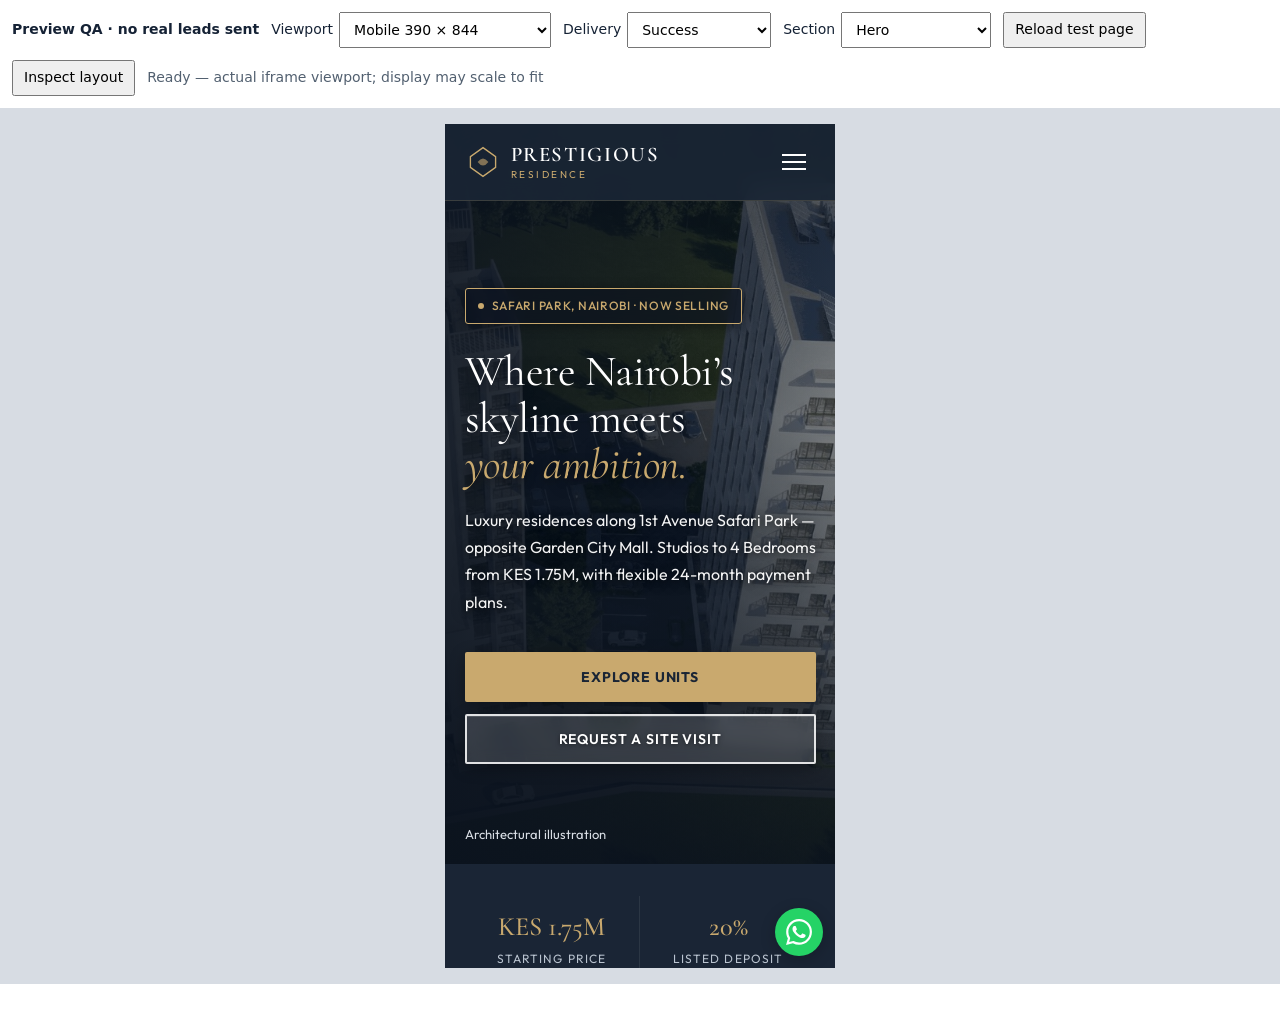
<file: qa-review.html>
<!doctype html>
<html lang="en"><head><meta charset="utf-8"><meta name="viewport" content="width=device-width, initial-scale=1"><title>Prestigious Residence · Local responsive QA</title>
<style>
*{box-sizing:border-box}body{margin:0;font:14px/1.4 system-ui;background:#d7dce3;color:#152235}header{display:flex;gap:12px;flex-wrap:wrap;align-items:center;padding:12px;background:white}label{display:flex;align-items:center;gap:6px}button,select{font:inherit;min-height:36px;padding:6px 10px}#stage{margin:16px auto;position:relative}iframe{display:block;border:0;transform-origin:top left;background:white}#report{padding:16px;margin:0;background:white;white-space:pre-wrap}#testStatus{color:#526070}
</style></head><body>
<header><strong>Preview QA · no real leads sent</strong>
<label>Viewport<select id="size"><option value="390,844">Mobile 390 × 844</option><option value="320,740">Small mobile 320 × 740</option><option value="768,1024">Tablet 768 × 1024</option><option value="1024,768">Landscape 1024 × 768</option><option value="1440,960">Desktop 1440 × 960</option></select></label>
<label>Delivery<select id="result"><option value="success">Success</option><option value="error">Server error</option><option value="timeout">Timeout</option><option value="analytics_error">Analytics error</option><option value="nojs">JavaScript off</option></select></label>
<label>Section<select id="section"><option value="top">Hero</option><option value="about">About</option><option value="location">Location</option><option value="units">Units</option><option value="invest">Payment plan</option><option value="buyer-checklist">Buyer checklist</option><option value="faq">FAQ</option><option value="contact">Contact</option></select></label>
<button id="reload">Reload test page</button><button id="inspect">Inspect layout</button><span id="testStatus">Loading</span></header>
<div id="stage"><iframe id="preview" title="Prestigious Residence responsive preview"></iframe></div><pre id="report" aria-live="polite"></pre>
<script>
const frame=document.getElementById('preview'),stage=document.getElementById('stage'),size=document.getElementById('size'),result=document.getElementById('result'),section=document.getElementById('section');
function resize(){const[w,h]=size.value.split(',').map(Number),scale=Math.min(1,(innerWidth-32)/w);frame.width=w;frame.height=h;frame.style.width=w+'px';frame.style.height=h+'px';frame.style.transform='scale('+scale+')';stage.style.width=w*scale+'px';stage.style.height=h*scale+'px';}
function jump(){const target=frame.contentDocument.getElementById(section.value);if(target)target.scrollIntoView({block:'start',behavior:'instant'});}
function load(){const q=new URLSearchParams({utm_source:'qa',utm_medium:'local',utm_campaign:'refinement',utm_content:'fixture',private_test:'must-not-be-forwarded'});if(result.value==='analytics_error'||result.value==='nojs')q.set(result.value,'1');else q.set('result',result.value);frame.src=(result.value==='nojs'?'/qa-nojs.html':'/qa-fixture.html')+'?'+q;}
function inspect(){const d=frame.contentDocument,w=frame.contentWindow,visible=e=>e.getClientRects().length&&w.getComputedStyle(e).visibility!=='hidden',seen=[...d.querySelectorAll('main section,main .benefits-strip,footer')];document.getElementById('report').textContent=JSON.stringify({viewport:[w.innerWidth,w.innerHeight],documentWidth:d.documentElement.scrollWidth,overflow:d.documentElement.scrollWidth>d.documentElement.clientWidth,sections:seen.map(e=>({id:e.id||e.className,width:Math.round(e.getBoundingClientRect().width),contentVisible:[...e.querySelectorAll('.fade-up')].every(x=>w.getComputedStyle(x).opacity==='1')})),images:[...d.images].map(i=>({alt:i.alt,loaded:i.complete&&i.naturalWidth>0})),menuExposed:visible(d.getElementById('mobileNav')),stepOneVisible:visible(d.getElementById('enquiryStep1')),stepTwoVisible:visible(d.getElementById('enquiryStep2')),eventCount:d.documentElement.dataset.eventCount||'0'},null,2);}
size.addEventListener('change',resize);window.addEventListener('resize',resize);result.addEventListener('change',load);section.addEventListener('change',jump);document.getElementById('reload').addEventListener('click',load);document.getElementById('inspect').addEventListener('click',inspect);frame.addEventListener('load',()=>{jump();document.getElementById('testStatus').textContent='Ready — actual iframe viewport; display may scale to fit';});resize();load();
</script></body></html>
</file>
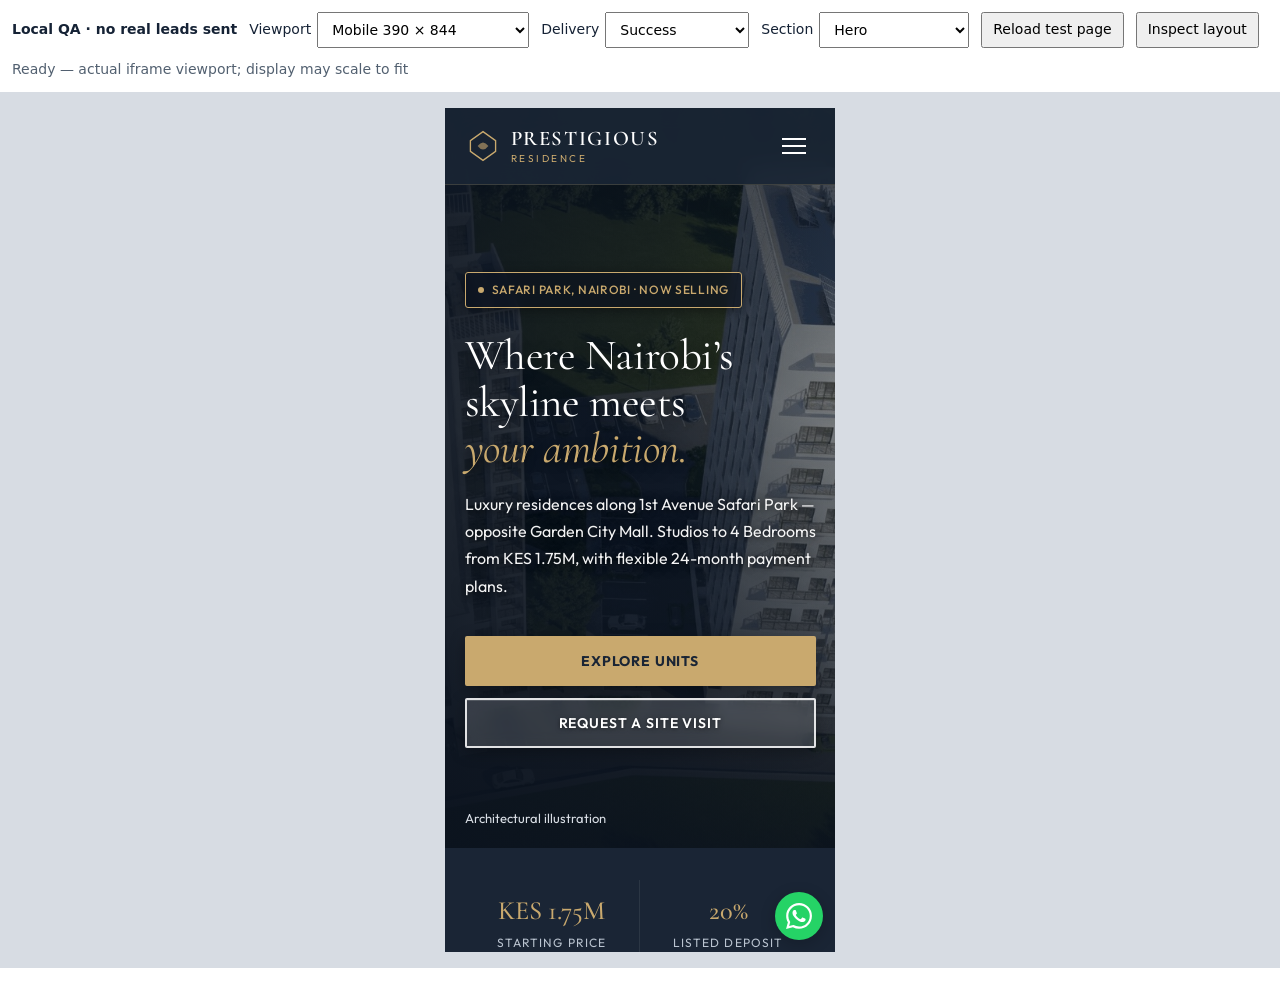
<file: tests/responsive.html>
<!doctype html>
<html lang="en"><head><meta charset="utf-8"><meta name="viewport" content="width=device-width, initial-scale=1"><title>Prestigious Residence · Local responsive QA</title>
<style>
*{box-sizing:border-box}body{margin:0;font:14px/1.4 system-ui;background:#d7dce3;color:#152235}header{display:flex;gap:12px;flex-wrap:wrap;align-items:center;padding:12px;background:white}label{display:flex;align-items:center;gap:6px}button,select{font:inherit;min-height:36px;padding:6px 10px}#stage{margin:16px auto;position:relative}iframe{display:block;border:0;transform-origin:top left;background:white}#report{padding:16px;margin:0;background:white;white-space:pre-wrap}#testStatus{color:#526070}
</style></head><body>
<header><strong>Local QA · no real leads sent</strong>
<label>Viewport<select id="size"><option value="390,844">Mobile 390 × 844</option><option value="320,740">Small mobile 320 × 740</option><option value="768,1024">Tablet 768 × 1024</option><option value="1024,768">Landscape 1024 × 768</option><option value="1440,960">Desktop 1440 × 960</option></select></label>
<label>Delivery<select id="result"><option value="success">Success</option><option value="error">Server error</option><option value="timeout">Timeout</option><option value="analytics_error">Analytics error</option><option value="nojs">JavaScript off</option></select></label>
<label>Section<select id="section"><option value="top">Hero</option><option value="about">About</option><option value="location">Location</option><option value="units">Units</option><option value="invest">Payment plan</option><option value="buyer-checklist">Buyer checklist</option><option value="faq">FAQ</option><option value="contact">Contact</option></select></label>
<button id="reload">Reload test page</button><button id="inspect">Inspect layout</button><span id="testStatus">Loading</span></header>
<div id="stage"><iframe id="preview" title="Prestigious Residence responsive preview"></iframe></div><pre id="report" aria-live="polite"></pre>
<script>
const frame=document.getElementById('preview'),stage=document.getElementById('stage'),size=document.getElementById('size'),result=document.getElementById('result'),section=document.getElementById('section');
function resize(){const[w,h]=size.value.split(',').map(Number),scale=Math.min(1,(innerWidth-32)/w);frame.width=w;frame.height=h;frame.style.width=w+'px';frame.style.height=h+'px';frame.style.transform='scale('+scale+')';stage.style.width=w*scale+'px';stage.style.height=h*scale+'px';}
function jump(){const target=frame.contentDocument.getElementById(section.value);if(target)target.scrollIntoView({block:'start',behavior:'instant'});}
function load(){const q=new URLSearchParams({utm_source:'qa',utm_medium:'local',utm_campaign:'refinement',utm_content:'fixture',private_test:'must-not-be-forwarded'});if(result.value==='analytics_error'||result.value==='nojs')q.set(result.value,'1');else q.set('result',result.value);frame.src='/?'+q;}
function inspect(){const d=frame.contentDocument,w=frame.contentWindow,visible=e=>e.getClientRects().length&&w.getComputedStyle(e).visibility!=='hidden',seen=[...d.querySelectorAll('main section,main .benefits-strip,footer')];document.getElementById('report').textContent=JSON.stringify({viewport:[w.innerWidth,w.innerHeight],documentWidth:d.documentElement.scrollWidth,overflow:d.documentElement.scrollWidth>d.documentElement.clientWidth,sections:seen.map(e=>({id:e.id||e.className,width:Math.round(e.getBoundingClientRect().width),contentVisible:[...e.querySelectorAll('.fade-up')].every(x=>w.getComputedStyle(x).opacity==='1')})),images:[...d.images].map(i=>({alt:i.alt,loaded:i.complete&&i.naturalWidth>0})),menuExposed:visible(d.getElementById('mobileNav')),stepOneVisible:visible(d.getElementById('enquiryStep1')),stepTwoVisible:visible(d.getElementById('enquiryStep2')),eventCount:d.documentElement.dataset.eventCount||'0'},null,2);}
size.addEventListener('change',resize);window.addEventListener('resize',resize);result.addEventListener('change',load);section.addEventListener('change',jump);document.getElementById('reload').addEventListener('click',load);document.getElementById('inspect').addEventListener('click',inspect);frame.addEventListener('load',()=>{jump();document.getElementById('testStatus').textContent='Ready — actual iframe viewport; display may scale to fit';});resize();load();
</script></body></html>
</file>
<file: assets/refinements.css>
/* Targeted refinement of the existing navy, gold and cream identity. */
:root { --gold-ink: #805c25; --muted-on-dark: #bac4d0; --nav-clearance: 6rem; }
[hidden] { display: none !important; }
html { scroll-behavior: auto; scroll-padding-top: var(--nav-clearance); }
body { overflow-x: clip; }
body.menu-open { overflow: hidden; }
button, input, select, textarea { font: inherit; }
button, a { -webkit-tap-highlight-color: transparent; }
button { cursor: pointer; }
:focus-visible { outline: 3px solid #a77b36; outline-offset: 4px; }
main:focus, .form-step-heading:focus { outline: none; }
.skip-link { position: fixed; top: 12px; left: 12px; transform: translateY(-150%); z-index: 1100; background: white; color: var(--navy); padding: 14px 20px; }
.skip-link:focus { transform: none; }
.nav-logo { text-decoration: none; }
.nav-links { gap: clamp(16px, 2.1vw, 32px); align-items: center; }
.nav-links a { font-size: .875rem; letter-spacing: .06em; }
.nav-logo-sub { font-size: .625rem; line-height: 1.5; margin-top: 0; }
.hamburger { min-width: 44px; min-height: 44px; align-items: center; justify-content: center; }
.mobile-nav { display: none; visibility: hidden; position: fixed; inset: 0; width: 100%; max-width: none; height: 100%; max-height: none; margin: 0; padding: 80px 24px 32px; border: 0; transform: none; transition: none; z-index: 1100; overflow-y: auto; }
.mobile-nav[open] { display: flex; visibility: visible; gap: 20px; }
.mobile-nav::backdrop { background: rgba(13,22,33,.6); }
.mobile-nav a { font-size: 1.75rem; line-height: 1.4; min-height: 48px; padding: 8px; }
.mobile-close { min-width: 48px; min-height: 48px; top: 12px; right: 12px; }
.noscript-nav { padding: 100px 5% 16px; background: var(--navy); color: white; }
.noscript-nav a { color: var(--gold-light); }

/* Content is visible without JavaScript; no opacity-gated anchor destinations. */
.fade-up, .fade-up.visible { opacity: 1; transform: none; transition: none; }
.hero { height: auto; min-height: min(900px, 100svh); padding-top: 148px; align-items: center; }
.hero-content { width: 100%; max-width: 960px; padding-bottom: 110px; }
.hero h1 { max-width: 850px; font-size: clamp(3.25rem, 6.5vw, 5.7rem); line-height: 1.07; text-wrap: balance; text-shadow: 0 2px 16px rgba(0,0,0,.4); }
.hero h1 em { display: inline; }
.hero-badge { max-width: 100%; }
.hero-badge span { font-size: .75rem; line-height: 1.5; letter-spacing: .12em; }
.hero-badge-dot { animation: none; flex-shrink: 0; }
.hero-sub { font-size: 1.0625rem; max-width: 600px; line-height: 1.7; }
.hero-bg { background-position: center, center, 65% center; }
.hero-image-note { position: absolute; bottom: 22px; left: 5%; color: #d9dee5; font-size: .8125rem; }
.hero-scroll { right: 9%; }
.btn-primary, .btn-outline { min-height: 48px; font-size: .875rem; letter-spacing: .06em; }
.stat-label { color: var(--muted-on-dark); font-size: .8125rem; line-height: 1.5; letter-spacing: .09em; }
.stat-number { line-height: 1.2; }
.listing-note { max-width: 1050px; margin: 20px auto 0; padding: 0 5%; color: #586171; font-size: .875rem; line-height: 1.65; text-align: center; }
.units .listing-note { padding: 0; margin-top: 32px; }
.section-header { margin-bottom: 32px; }
.section-eyebrow { color: var(--gold-ink); font-size: .8125rem; line-height: 1.6; letter-spacing: .17em; }
.section-title { line-height: 1.18; text-wrap: balance; }
.section-title em { color: var(--gold-ink); }
.location .section-eyebrow, .capital .section-eyebrow, .contact .section-eyebrow, .benefits-strip .section-eyebrow,
.location .section-title em, .capital .section-title em, .contact .section-title em, .benefits-strip .section-title em { color: var(--gold-light); }
.section-intro { max-width: 750px; margin: 24px auto 32px; font-size: 1rem; line-height: 1.75; text-align: center; color: #586171; }
.capital .section-intro { color: var(--muted-on-dark); }
.about { gap: 64px; }
.about > * { min-width: 0; }
.about-desc { font-weight: 400; }
.about-visual { margin: 0; padding-right: 16px; }
.about-img-main { display: block; aspect-ratio: 4/4.5; box-shadow: 16px 16px 0 var(--gold-light); }
.about-visual figcaption { margin-top: 32px; color: #586171; font-size: .875rem; line-height: 1.6; }
.about-badge { bottom: auto; left: 0; top: 24px; padding: 14px 20px; }
.about-badge-text { font-size: .75rem; }
.location-grid { gap: 36px; margin-top: 36px; }
.location-perks { gap: 16px; }
.perk-card { padding: 20px; }
.perk-title, .benefit-title { font-size: 1rem; line-height: 1.4; }
.perk-desc, .benefit-desc, .quick-cta-desc { font-size: .9375rem; color: var(--muted-on-dark); line-height: 1.65; }
.benefit-card { padding: 24px; }
.location-address { flex-wrap: wrap; }

/* Wrapped category controls avoid accidental vertical tab-bar scrollbars. */
.unit-tabs { display: flex; flex-wrap: wrap; gap: 8px; padding: 0 0 20px; margin: 0 0 28px; overflow: visible; border-bottom: 1px solid #d4cbbd; }
.unit-tab { display: flex; justify-content: center; align-items: center; min-height: 48px; padding: 12px 22px; margin: 0; border: 1px solid #c8bfaf; border-radius: 3px; font-size: .875rem; letter-spacing: .04em; color: #525a66; background: transparent; }
.unit-tab:hover { background: #eee7da; }
.unit-tab.active { color: white; border-color: var(--navy); background: var(--navy); }
.unit-panels > div { display: grid; }
.units-grid { grid-template-columns: repeat(3, minmax(0, 1fr)); gap: 24px; align-items: start; }
.unit-card { min-width: 0; box-shadow: 0 8px 24px rgba(26,37,53,.05); border-color: #e1dacd; }
.unit-card:hover { transform: none; box-shadow: 0 12px 28px rgba(26,37,53,.1); }
.unit-card-img { aspect-ratio: auto; background: #edf0f2; overflow: visible; }
.floorplan-link { display: block; color: var(--navy); text-decoration: none; }
.unit-card-img img { display: block; width: 100%; height: 240px; padding: 16px; object-fit: contain; transform: none !important; }
.floorplan-hint { display: flex; justify-content: space-between; border-top: 1px solid #d9dfe4; background: #f5f6f7; padding: 10px 20px; color: #4d5867; font-size: .8125rem; }
.unit-card-body { padding: 22px; }
.unit-card-type { color: var(--gold-ink); font-size: .8125rem; letter-spacing: .08em; }
.unit-card-name { font-size: 1.6rem; }
.unit-card-size { font-size: .9375rem; line-height: 1.5; }
.unit-card-price { font-size: 1.9rem; line-height: 1.2; }
.unit-card-price span, .plan-label { font-size: .8125rem; }
.unit-card-plan { gap: 12px; padding-top: 14px; margin-top: 14px; }
.plan-label { letter-spacing: .02em; }
.plan-value { font-size: .9375rem; }
.unit-enquire { display: flex; align-items: center; justify-content: space-between; gap: 6px; margin-top: 20px; padding: 14px; background: var(--navy); color: white; text-decoration: none; font-size: .9375rem; min-height: 48px; border-radius: 2px; }
.unit-enquire:hover { background: #304158; }
.unit-card-cta { margin-top: 4px; padding: 12px 6px; background: transparent; color: #315744; text-decoration: underline; text-underline-offset: 4px; font-size: .875rem; letter-spacing: 0; text-transform: none; }
.unit-card-cta:hover { background: #edf4ef !important; color: #204c36 !important; }

/* Comparable amounts, with readable assumptions; never a promised return. */
.capital-inner { overflow: visible; }
.capital-table { min-width: 0; margin-top: 24px; }
.capital-table caption { text-align: left; color: var(--muted-on-dark); padding: 8px 12px 20px; font-size: .875rem; }
.capital-table th, .capital-table td { font-size: .9375rem; padding: 18px 12px; line-height: 1.5; text-transform: none; letter-spacing: 0; }
.capital-table thead th { color: var(--gold-light); font-weight: 500; }
.capital-table tbody th { color: white; border-bottom: 1px solid rgba(255,255,255,.1); font-weight: 500; }
.capital-table tbody td { border-bottom: 1px solid rgba(255,255,255,.1); }
.payment-note { padding: 24px; margin-top: 32px; border: 1px solid rgba(201,169,110,.5); border-left: 3px solid var(--gold); }
.payment-note h3 { color: var(--gold-light); font-size: 1rem; font-weight: 500; margin-bottom: 8px; }
.payment-note p { font-size: .9375rem; line-height: 1.75; color: #d2d9e2; }
.payment-note p + p { margin-top: 12px; }
.step-desc { font-size: 1rem; }
.step-tag { color: var(--gold-ink); font-size: .8125rem; line-height: 1.6; border-radius: 3px; }
.process-step { gap: 24px; }
.buyer-inner { max-width: 1160px; margin: auto; }
.buyer-grid { display: grid; grid-template-columns: repeat(3, minmax(0,1fr)); gap: 24px; text-align: left; }
.buyer-card { background: white; padding: 28px; border-top: 3px solid var(--gold); }
.buyer-number { display: block; color: var(--gold-ink); font-size: .875rem; letter-spacing: .08em; margin-bottom: 24px; }
.buyer-card h3 { font: 600 1.65rem/1.15 'Cormorant Garamond', Georgia, serif; color: var(--navy); margin-bottom: 14px; }
.buyer-card p { font-size: 1rem; line-height: 1.7; color: #586171; }
.buyer-action { display: flex; align-items: center; justify-content: space-between; gap: 24px; text-align: left; margin-top: 32px; }
.buyer-action p { font-size: .9375rem; color: #586171; }
.faq-question { font-size: 1rem; line-height: 1.6; min-height: 56px; }
.faq-question:hover { color: var(--gold-ink); }
.faq-answer, .faq-item.open .faq-answer { max-height: none; transition: none; }
.faq-answer-inner { font-size: 1rem; padding-bottom: 20px; }
.faq-item.open .faq-answer { padding-bottom: 0; }
.faq-answer a { color: var(--gold-ink); text-underline-offset: 3px; }

/* A short first step, then optional preferences. */
.contact-inner { max-width: 1160px; }
.contact .section-header { max-width: 760px; margin: 0 auto 24px; }
.contact-desc { max-width: 700px; margin: 0 auto 40px; color: var(--muted-on-dark); }
.enquiry-layout { display: grid; grid-template-columns: minmax(0,.75fr) minmax(0,1.4fr); gap: 40px; align-items: start; text-align: left; }
.enquiry-aside { min-width: 0; }
.contact-quick-cta { grid-template-columns: 1fr; margin: 0; }
.quick-cta-card { gap: 8px; padding: 24px; }
.quick-cta-title { font-size: 1.5rem; }
.quick-cta-btn { font-size: .8125rem; letter-spacing: .05em; }
.enquiry-expectations { color: var(--muted-on-dark); padding: 28px 4px 0; font-size: .9375rem; line-height: 1.7; }
.enquiry-expectations h3 { color: white; font-size: 1rem; font-weight: 500; margin-bottom: 10px; }
.enquiry-expectations p + p { margin-top: 16px; }
.contact-form { display: block; padding: clamp(22px,3vw,36px); border: 1px solid #536071; border-top: 3px solid var(--gold); background: #202e40; border-radius: 4px; scroll-margin-top: 1rem; min-width: 0; }
.form-progress { display: grid; grid-template-columns: 1fr 1fr; list-style: none; gap: 12px; padding: 0 0 24px; margin: 0 0 28px; border-bottom: 1px solid #536071; }
.form-progress li { display: flex; align-items: center; gap: 8px; color: var(--muted-on-dark); font-size: .8125rem; line-height: 1.4; }
.form-progress li > span { flex-shrink: 0; width: 28px; height: 28px; border-radius: 50%; border: 1px solid #91a0b4; display: inline-flex; justify-content: center; align-items: center; }
.form-progress li[aria-current] { color: var(--gold-light); }
.form-progress li[aria-current] > span { background: var(--gold); color: var(--navy); border-color: var(--gold); }
.enquiry-step { border: 0; margin: 0; padding: 0; min-width: 0; }
.enquiry-step + .enquiry-step { margin-top: 32px; }
.is-enhanced .enquiry-step { margin-top: 0; }
.enquiry-step legend { padding: 0; width: 100%; }
.form-step-heading { display: block; font: 500 2rem/1.12 'Cormorant Garamond', Georgia, serif; color: white; }
.form-step-description { color: var(--muted-on-dark); font-size: .9375rem; line-height: 1.6; margin: 12px 0 24px; }
.enquiry-grid { display: grid; grid-template-columns: repeat(2,minmax(0,1fr)); gap: 20px 16px; }
.form-group { min-width: 0; }
.form-group.full { grid-column: 1/-1; }
.form-group label { font-size: .875rem; text-transform: none; letter-spacing: 0; color: #f1f4f8; line-height: 1.5; }
.required-note { color: var(--muted-on-dark); font-size: .8125rem; font-weight: 400; }
.form-group input, .form-group select, .form-group textarea { font-size: 1rem; min-height: 48px; width: 100%; min-width: 0; color: white; border: 1px solid #8491a3; background: #29394e; padding: 12px; line-height: 1.5; }
.form-group input::placeholder, .form-group textarea::placeholder { color: #b9c5d5; opacity: 1; }
.form-group input:focus, .form-group select:focus, .form-group textarea:focus { border-color: var(--gold-light); outline: 2px solid var(--gold-light); outline-offset: 2px; }
.form-group [aria-invalid=true] { border-color: #ffaeb0; }
.form-group select option { background: #29394e; color: white; }
.form-group textarea { resize: vertical; min-height: 100px; }
.field-hint { font-size: .8125rem; line-height: 1.6; color: var(--muted-on-dark); }
.field-error { font-size: .875rem; line-height: 1.6; color: #ffbdbd; }
.enquiry-summary { padding: 12px 16px; border-left: 2px solid var(--gold); margin-bottom: 24px; color: var(--gold-light); background: rgba(201,169,110,.05); font-size: .875rem; line-height: 1.6; overflow-wrap: anywhere; }
.step-actions { display: flex; flex-wrap: wrap; align-items: center; gap: 16px; margin-top: 28px; }
.enquiry-primary { flex: 1; display: inline-flex; justify-content: center; align-items: center; gap: 18px; min-height: 52px; border: 1px solid var(--gold); background: var(--gold); color: var(--navy); padding: 13px 20px; border-radius: 2px; font-size: 1rem; font-weight: 600; }
.enquiry-primary:hover { background: var(--gold-light); border-color: var(--gold-light); }
.enquiry-primary:disabled, .enquiry-back:disabled { cursor: wait; opacity: .65; }
.enquiry-back { min-height: 48px; padding: 12px 16px; color: white; background: transparent; border: 1px solid #8491a3; border-radius: 2px; font-size: .9375rem; }
.enquiry-back:hover { background: #304158; }
.enquiry-message { margin-top: 24px; }
.enquiry-message summary { font-size: .875rem; min-height: 44px; line-height: 1.6; cursor: pointer; color: var(--gold-light); padding: 10px 0; }
.enquiry-message[open] summary { margin-bottom: 8px; }
.enquiry-privacy { font-size: .8125rem; color: var(--muted-on-dark); line-height: 1.75; margin-top: 24px; }
.enquiry-privacy a, .form-status a { color: var(--gold-light); text-underline-offset: 3px; }
.form-status { display: block; padding: 18px; margin-top: 24px; font-size: .9375rem; border-color: #a98449; }
.form-status[data-kind=error] { border-color: #ffaeb0; background: #432d36; }
.form-status a { display: inline-block; padding-top: 12px; }
.enquiry-success { color: white; text-align: left; }
.enquiry-success h3 { font: 500 2rem/1.15 'Cormorant Garamond', Georgia, serif; margin-bottom: 16px; }
.enquiry-success p { margin-bottom: 20px; font-size: 1rem; line-height: 1.7; }
.enquiry-success .field-hint { font-size: .875rem; }
.success-mark { display: inline-flex; align-items: center; justify-content: center; background: #b9d8c3; color: #1c4230; width: 48px; height: 48px; border-radius: 50%; font-size: 1.5rem; margin-bottom: 24px; }
.honeypot { position: absolute; left: -10000px; width: 1px; height: 1px; overflow: hidden; }
.contact-method-label { font-size: .8125rem; color: var(--muted-on-dark); letter-spacing: .1em; }
.contact-method-value { font-size: 1rem; display: inline-block; padding: 6px; overflow-wrap: anywhere; }
.footer-brand { color: #d2c19f; }
.footer-note { color: #bac4d0; font-size: .875rem; line-height: 1.6; }
.footer-legal { width: 100%; max-width: 1000px; margin: 8px auto 0; padding: 24px 0 56px; border-top: 1px solid #394351; color: #bac4d0; font-size: .875rem; line-height: 1.75; text-align: center; }
.whatsapp-float { z-index: 90; animation: none; box-shadow: 0 4px 16px rgba(0,0,0,.2); }

@media (max-width: 1000px) {
  .enquiry-layout { gap: 24px; grid-template-columns: minmax(0,.65fr) minmax(0,1fr); }
  .enquiry-grid { grid-template-columns: 1fr; }
  .units-grid { grid-template-columns: repeat(2,minmax(0,1fr)); }
  .buyer-grid { gap: 16px; }
  .buyer-card { padding: 22px; }
}
@media (max-width: 900px) {
  :root { --nav-clearance: 6rem; }
  .about-visual { max-width: 600px; width: 100%; justify-self: center; }
  .buyer-grid { grid-template-columns: 1fr; }
  .buyer-number { margin-bottom: 12px; }
  .buyer-action { flex-direction: column; align-items: flex-start; }
}
@media (max-width: 700px) {
  .enquiry-layout { grid-template-columns: 1fr; }
  .enquiry-aside { order: 2; }
  .contact-form { order: 1; }
  .contact-quick-cta { grid-template-columns: repeat(2,minmax(0,1fr)); }
  .quick-cta-card { padding: 20px; }
}
@media (max-width: 600px) {
  .hero { min-height: 740px; padding-top: 148px; }
  .hero-content { padding-bottom: 84px; }
  .hero h1 { font-size: clamp(2.7rem,10vw,3.7rem); max-width: none; }
  .hero-sub { font-size: 1rem; }
  .hero-badge { border-radius: 3px; padding: 8px 12px; }
  .hero-badge span { font-size: .75rem; letter-spacing: .06em; }
  .hero-actions { gap: 12px; }
  .stat-number { font-size: 1.65rem; }
  .stat-label { font-size: .75rem; }
  .stat-item:nth-child(2) { border-right: none; }
  .listing-note { text-align: left; }
  .section-header { margin-bottom: 24px; }
  .section-title { font-size: 2.2rem; }
  .about { gap: 32px; }
  .about-highlight { padding: 24px; }
  .unit-tabs { display: grid; grid-template-columns: repeat(3,minmax(0,1fr)); gap: 8px; }
  .unit-tab { white-space: normal; padding: 10px 8px; font-size: .8125rem; letter-spacing: 0; }
  .unit-card-img img { height: 240px; }
  .benefits-grid { grid-template-columns: 1fr; }
  .benefit-card { padding: 24px; }
  .capital-table { width: 100%; min-width: 0; }
  .capital-table caption { padding-left: 0; }
  .capital-table thead { position: absolute; width: 1px; height: 1px; overflow: hidden; clip-path: inset(50%); }
  .capital-table tbody { display: block; }
  .capital-table tr { display: grid; grid-template-columns: 1fr 1fr; gap: 16px; padding: 22px 0; border-top: 1px solid #536071; }
  .capital-table tbody th { grid-column: 1/-1; border: 0; padding: 0; color: var(--gold-light); font-size: 1.0625rem; }
  .capital-table tbody td { padding: 0; border: 0; font-size: .9375rem; }
  .capital-table td::before { content: attr(data-label); display: block; margin-bottom: 6px; font-size: .8125rem; color: var(--muted-on-dark); }
  .payment-note { padding: 20px; }
  .process-step { gap: 16px; }
  .contact-form { padding: 24px 20px; }
  .form-progress { gap: 12px; }
  .form-progress li { font-size: .8125rem; }
  .form-step-heading { font-size: 1.85rem; }
  .step-actions .field-hint { flex-basis: 100%; text-align: center; }
  .contact-quick-cta { grid-template-columns: 1fr; }
  .contact-alt { gap: 24px; }
  .contact-method-value { max-width: 100%; }
  .whatsapp-float { width: 48px; height: 48px; right: 12px; bottom: 12px; }
  .contact { padding-bottom: 76px; }
}
@media (prefers-reduced-motion: reduce) {
  *, *::before, *::after { animation: none !important; transition: none !important; scroll-behavior: auto !important; }
}
</file>
